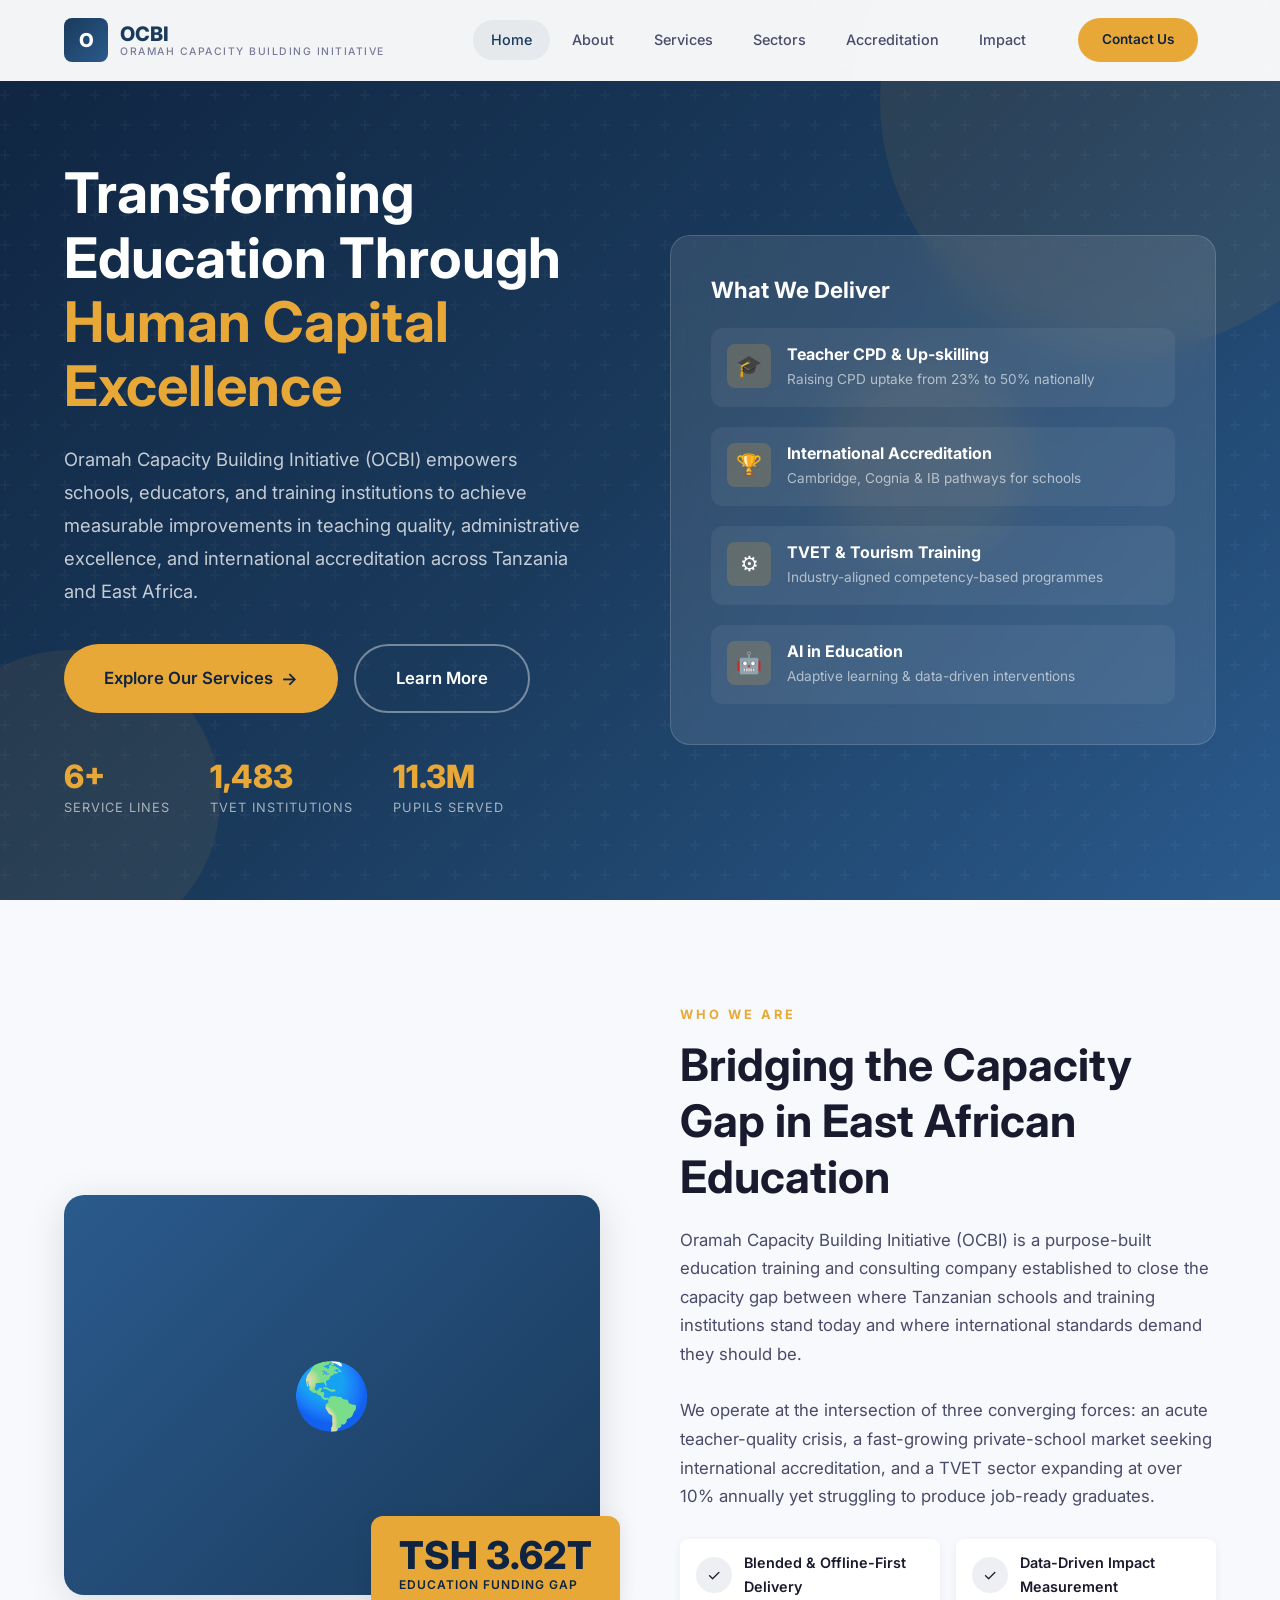
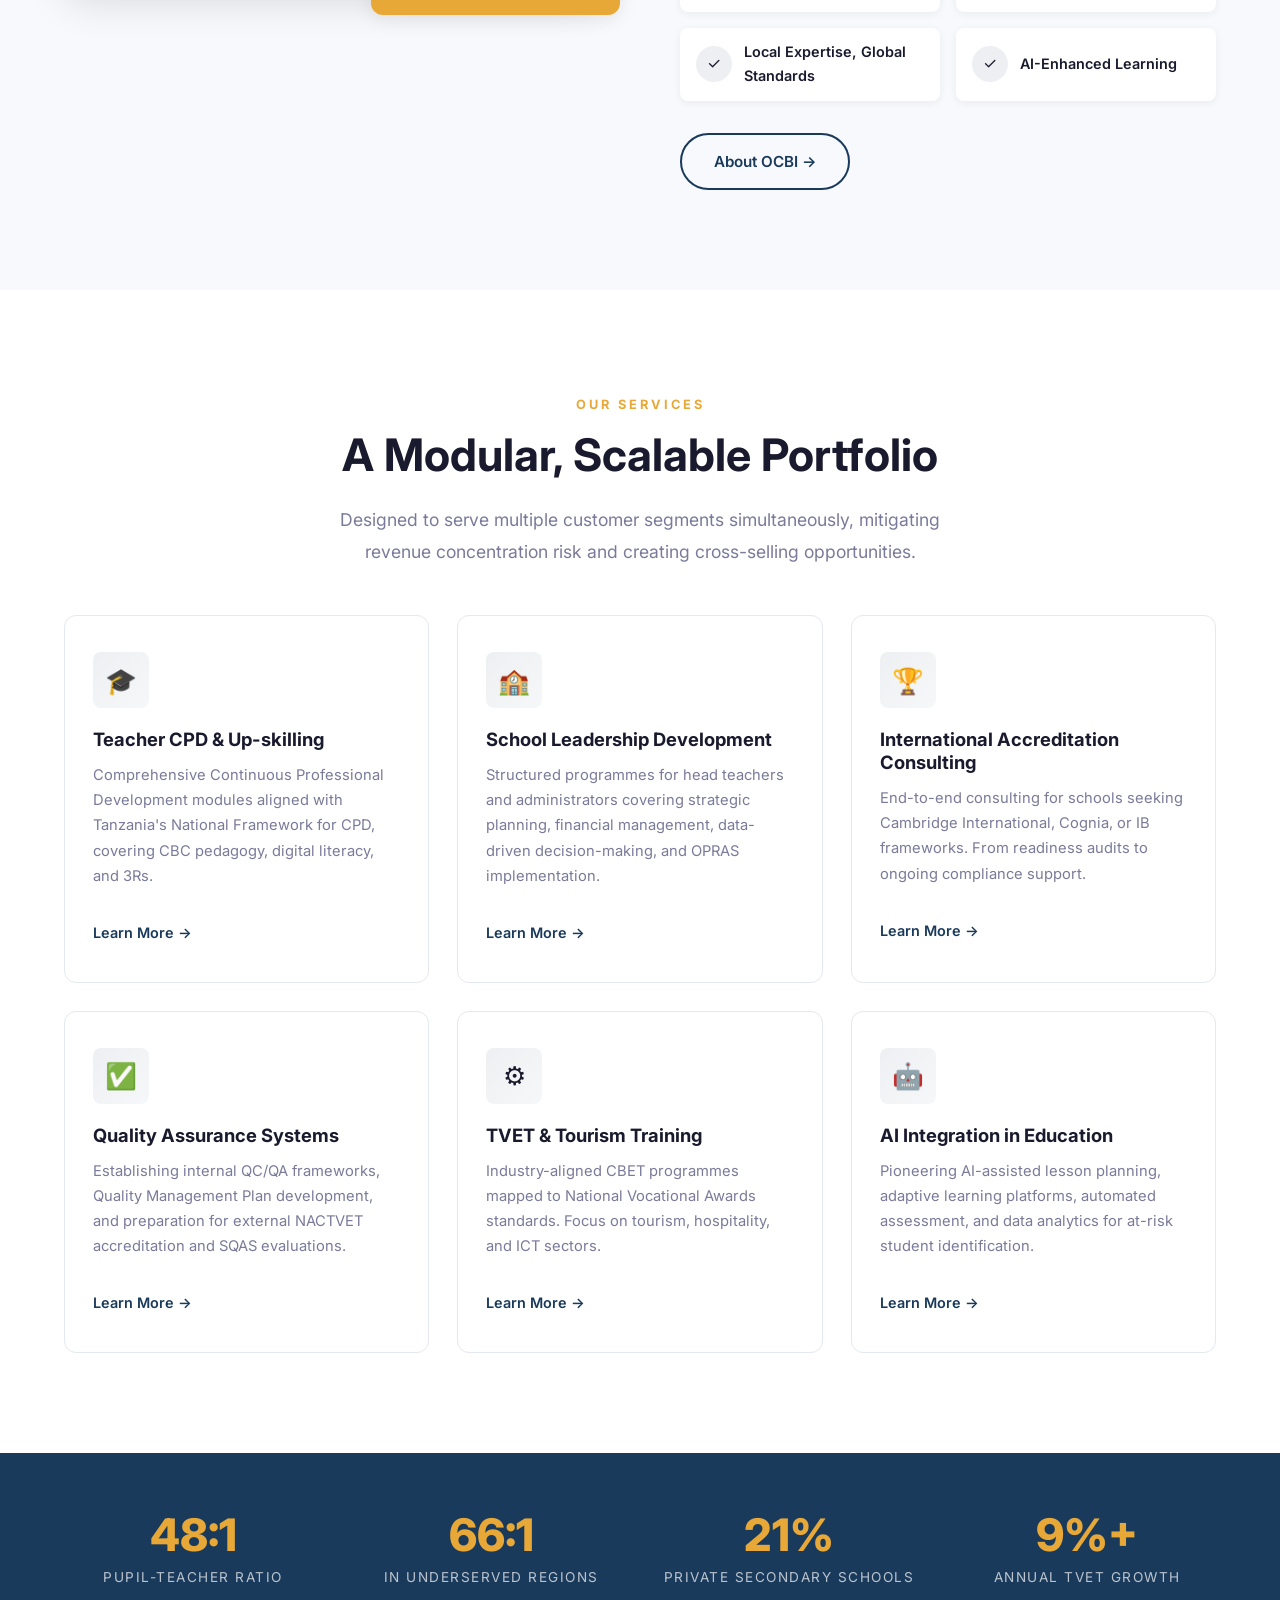
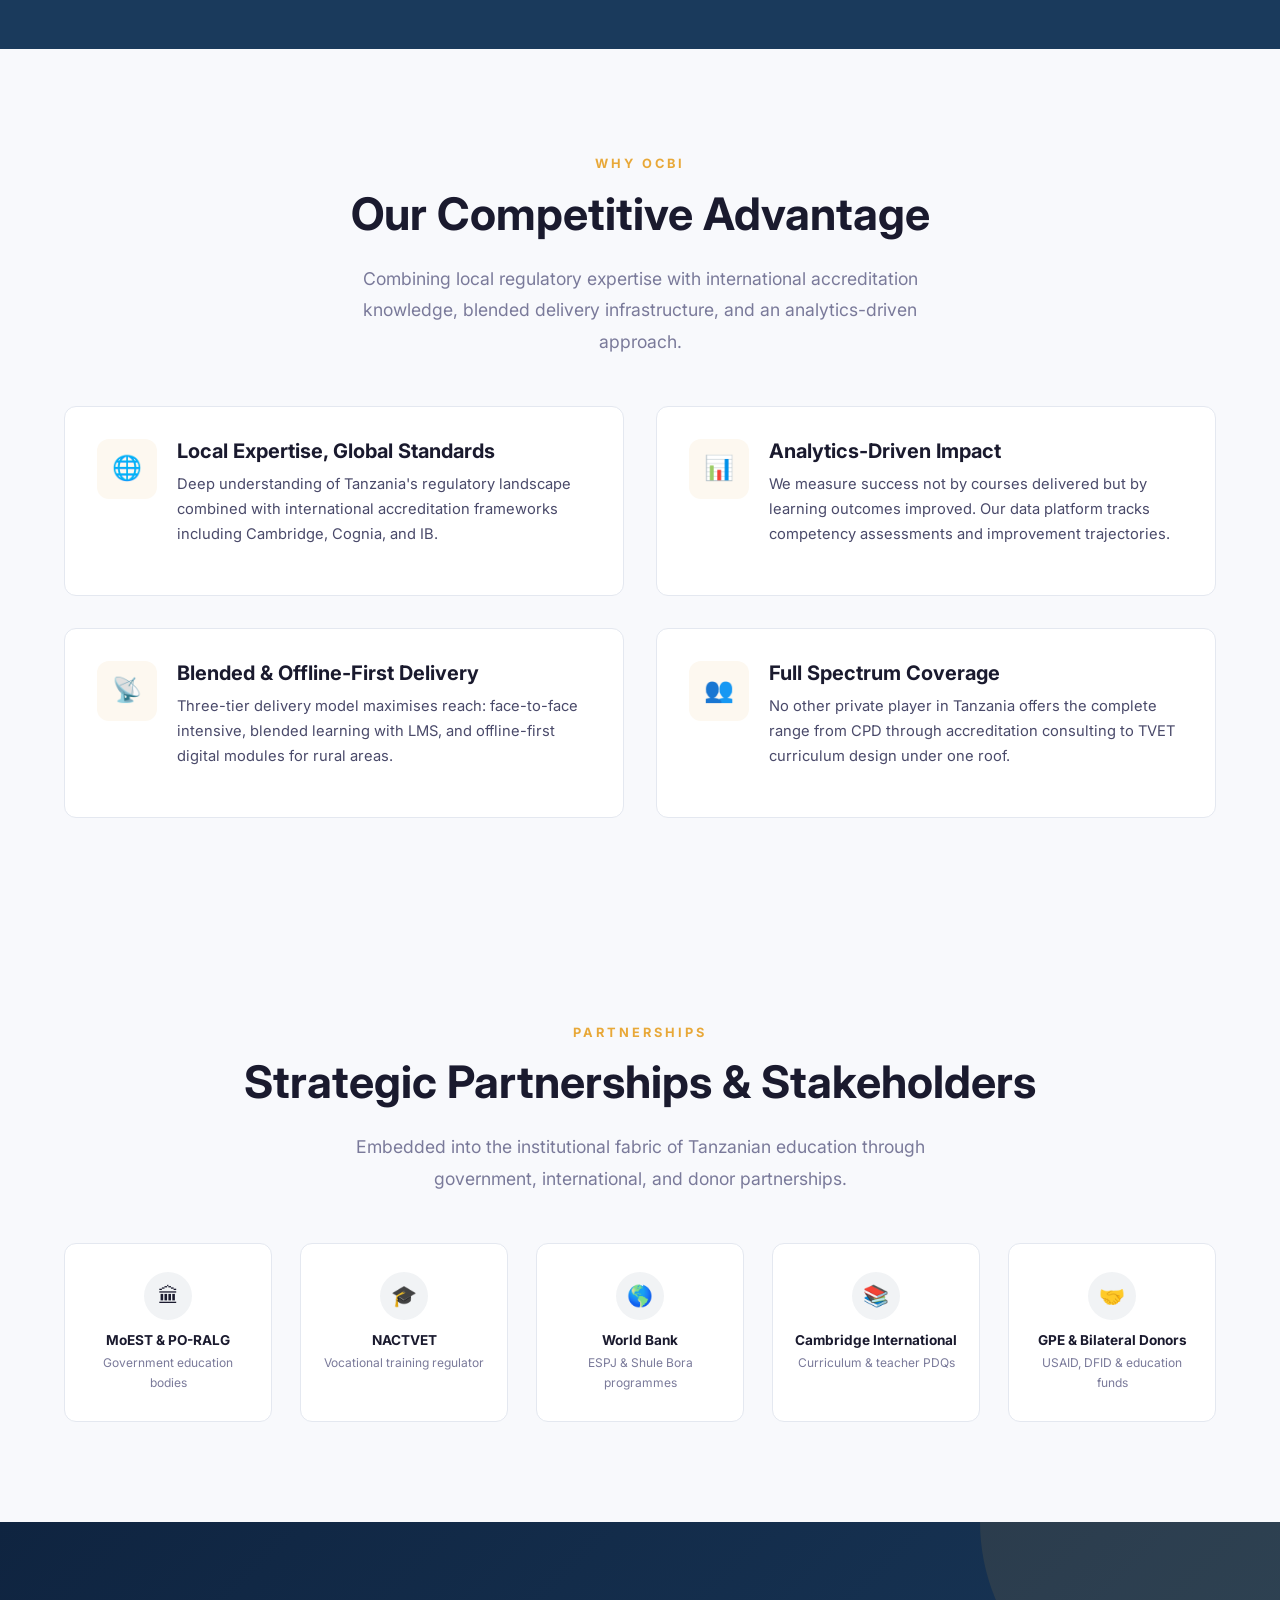
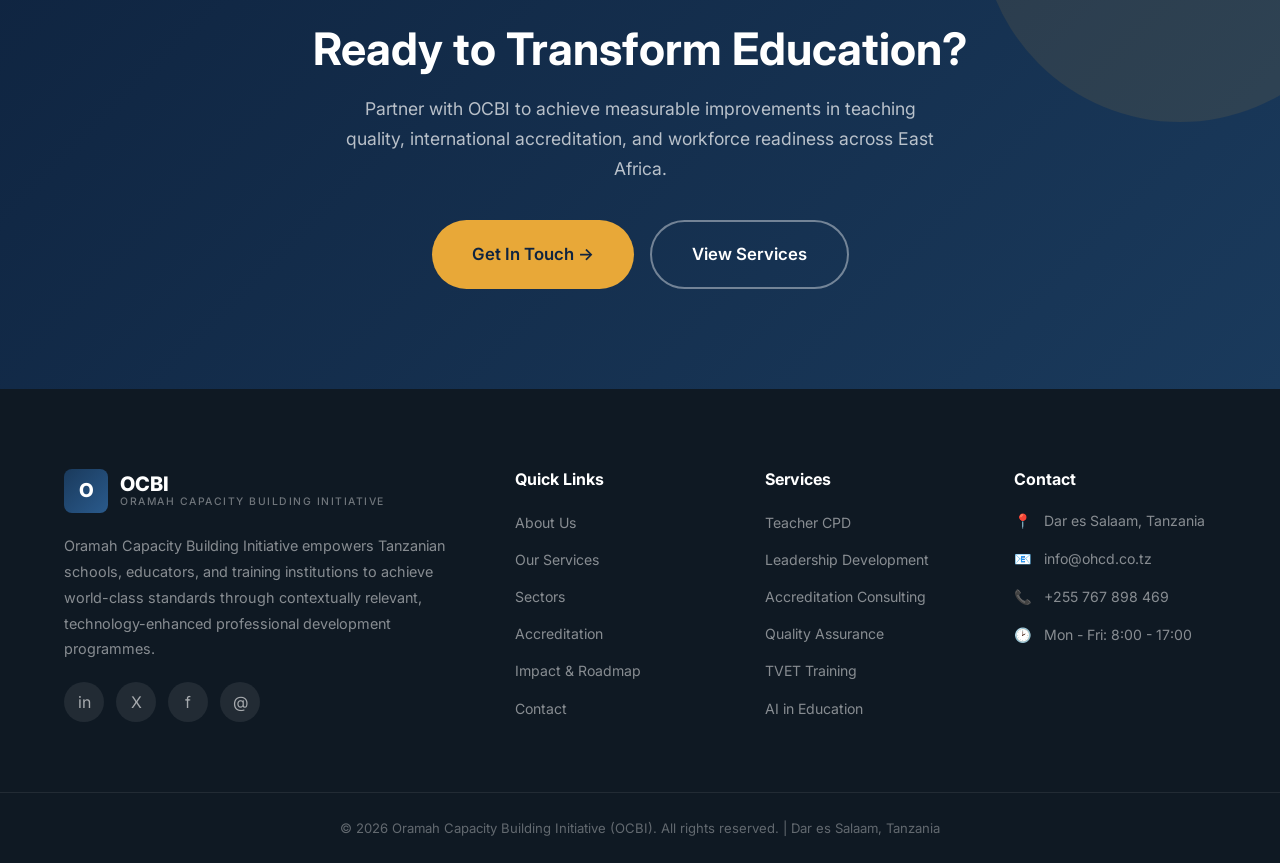
<file: docs/index.html>
<!DOCTYPE html>
<html lang="en">
<head>
  <meta charset="UTF-8">
  <meta name="viewport" content="width=device-width, initial-scale=1.0">
  <title>OCBI | Oramah Capacity Building Initiative</title>
  <meta name="description" content="Transforming education through professional development, international accreditation, and vocational training excellence in Tanzania and East Africa.">
  <link rel="preconnect" href="https://fonts.googleapis.com">
  <link href="https://fonts.googleapis.com/css2?family=Inter:wght@400;500;600;700;800&display=swap" rel="stylesheet">
  <link rel="stylesheet" href="css/styles.css">
</head>
<body>

  <!-- ========== HEADER ========== -->
  <header class="header" id="header">
    <div class="container">
      <a href="index.html" class="logo">
        <div class="logo-icon">O</div>
        <div class="logo-text">
          OCBI
          <span>Oramah Capacity Building Initiative</span>
        </div>
      </a>

      <nav class="nav-links" id="navLinks">
        <a href="index.html" class="active">Home</a>
        <a href="about.html">About</a>
        <a href="services.html">Services</a>
        <a href="sectors.html">Sectors</a>
        <a href="accreditation.html">Accreditation</a>
        <a href="impact.html">Impact</a>
        <a href="contact.html" class="nav-cta">
          <span class="btn btn-primary btn-sm">Contact Us</span>
        </a>
      </nav>

      <button class="mobile-toggle" id="mobileToggle" aria-label="Toggle menu">
        <span></span>
        <span></span>
        <span></span>
      </button>
    </div>
  </header>

  <!-- ========== HERO ========== -->
  <section class="hero">
    <div class="hero-bg-shapes">
      <div class="shape shape-1"></div>
      <div class="shape shape-2"></div>
      <div class="shape shape-3"></div>
    </div>
    <div class="container">
      <div class="hero-grid">
        <div class="hero-content">
          <h1>
            Transforming Education Through
            <span class="highlight">Human Capital Excellence</span>
          </h1>
          <p>
            Oramah Capacity Building Initiative (OCBI) empowers schools, educators, and training institutions
            to achieve measurable improvements in teaching quality, administrative excellence, and
            international accreditation across Tanzania and East Africa.
          </p>
          <div class="hero-buttons">
            <a href="services.html" class="btn btn-primary btn-lg">
              Explore Our Services
              <span class="btn-icon">&rarr;</span>
            </a>
            <a href="about.html" class="btn btn-secondary btn-lg">
              Learn More
            </a>
          </div>
          <div class="hero-stats">
            <div class="hero-stat">
              <div class="number">6+</div>
              <div class="label">Service Lines</div>
            </div>
            <div class="hero-stat">
              <div class="number">1,483</div>
              <div class="label">TVET Institutions</div>
            </div>
            <div class="hero-stat">
              <div class="number">11.3M</div>
              <div class="label">Pupils Served</div>
            </div>
          </div>
        </div>

        <div class="hero-visual">
          <div class="hero-card">
            <h3>What We Deliver</h3>
            <div class="hero-card-item">
              <div class="hero-card-icon">&#127891;</div>
              <div>
                <h4>Teacher CPD & Up-skilling</h4>
                <p>Raising CPD uptake from 23% to 50% nationally</p>
              </div>
            </div>
            <div class="hero-card-item">
              <div class="hero-card-icon">&#127942;</div>
              <div>
                <h4>International Accreditation</h4>
                <p>Cambridge, Cognia & IB pathways for schools</p>
              </div>
            </div>
            <div class="hero-card-item">
              <div class="hero-card-icon">&#9881;</div>
              <div>
                <h4>TVET & Tourism Training</h4>
                <p>Industry-aligned competency-based programmes</p>
              </div>
            </div>
            <div class="hero-card-item">
              <div class="hero-card-icon">&#129302;</div>
              <div>
                <h4>AI in Education</h4>
                <p>Adaptive learning & data-driven interventions</p>
              </div>
            </div>
          </div>
        </div>
      </div>
    </div>
  </section>

  <!-- ========== ABOUT PREVIEW ========== -->
  <section class="section about-preview">
    <div class="container">
      <div class="about-grid">
        <div class="about-image fade-up">
          <div class="about-image-main">&#127758;</div>
          <div class="about-image-badge">
            <div class="big-num">TSH 3.62T</div>
            <div class="badge-text">Education Funding Gap</div>
          </div>
        </div>
        <div class="about-text fade-up">
          <span class="section-label">Who We Are</span>
          <h2 class="section-title">Bridging the Capacity Gap in East African Education</h2>
          <p>
            Oramah Capacity Building Initiative (OCBI) is a purpose-built education training and consulting
            company established to close the capacity gap between where Tanzanian schools and training
            institutions stand today and where international standards demand they should be.
          </p>
          <p>
            We operate at the intersection of three converging forces: an acute teacher-quality crisis,
            a fast-growing private-school market seeking international accreditation, and a TVET sector
            expanding at over 10% annually yet struggling to produce job-ready graduates.
          </p>
          <div class="about-features">
            <div class="about-feature">
              <div class="about-feature-icon">&#10003;</div>
              <span>Blended & Offline-First Delivery</span>
            </div>
            <div class="about-feature">
              <div class="about-feature-icon">&#10003;</div>
              <span>Data-Driven Impact Measurement</span>
            </div>
            <div class="about-feature">
              <div class="about-feature-icon">&#10003;</div>
              <span>Local Expertise, Global Standards</span>
            </div>
            <div class="about-feature">
              <div class="about-feature-icon">&#10003;</div>
              <span>AI-Enhanced Learning</span>
            </div>
          </div>
          <a href="about.html" class="btn btn-outline">About OCBI &rarr;</a>
        </div>
      </div>
    </div>
  </section>

  <!-- ========== SERVICES OVERVIEW ========== -->
  <section class="section">
    <div class="container">
      <div class="text-center fade-up">
        <span class="section-label">Our Services</span>
        <h2 class="section-title">A Modular, Scalable Portfolio</h2>
        <p class="section-subtitle">
          Designed to serve multiple customer segments simultaneously, mitigating revenue concentration
          risk and creating cross-selling opportunities.
        </p>
      </div>
      <div class="services-grid">
        <div class="service-card fade-up">
          <div class="service-icon">&#127891;</div>
          <h3>Teacher CPD & Up-skilling</h3>
          <p>Comprehensive Continuous Professional Development modules aligned with Tanzania's National Framework for CPD, covering CBC pedagogy, digital literacy, and 3Rs.</p>
          <a href="services.html" class="learn-more">Learn More &rarr;</a>
        </div>
        <div class="service-card fade-up">
          <div class="service-icon">&#127979;</div>
          <h3>School Leadership Development</h3>
          <p>Structured programmes for head teachers and administrators covering strategic planning, financial management, data-driven decision-making, and OPRAS implementation.</p>
          <a href="services.html" class="learn-more">Learn More &rarr;</a>
        </div>
        <div class="service-card fade-up">
          <div class="service-icon">&#127942;</div>
          <h3>International Accreditation Consulting</h3>
          <p>End-to-end consulting for schools seeking Cambridge International, Cognia, or IB frameworks. From readiness audits to ongoing compliance support.</p>
          <a href="services.html" class="learn-more">Learn More &rarr;</a>
        </div>
        <div class="service-card fade-up">
          <div class="service-icon">&#9989;</div>
          <h3>Quality Assurance Systems</h3>
          <p>Establishing internal QC/QA frameworks, Quality Management Plan development, and preparation for external NACTVET accreditation and SQAS evaluations.</p>
          <a href="services.html" class="learn-more">Learn More &rarr;</a>
        </div>
        <div class="service-card fade-up">
          <div class="service-icon">&#9881;</div>
          <h3>TVET & Tourism Training</h3>
          <p>Industry-aligned CBET programmes mapped to National Vocational Awards standards. Focus on tourism, hospitality, and ICT sectors.</p>
          <a href="services.html" class="learn-more">Learn More &rarr;</a>
        </div>
        <div class="service-card fade-up">
          <div class="service-icon">&#129302;</div>
          <h3>AI Integration in Education</h3>
          <p>Pioneering AI-assisted lesson planning, adaptive learning platforms, automated assessment, and data analytics for at-risk student identification.</p>
          <a href="services.html" class="learn-more">Learn More &rarr;</a>
        </div>
      </div>
    </div>
  </section>

  <!-- ========== STATS BAR ========== -->
  <section class="stats-bar">
    <div class="container">
      <div class="stats-grid">
        <div class="stat-item fade-up">
          <div class="stat-number" data-count="55">55:1</div>
          <div class="stat-label">Pupil-Teacher Ratio</div>
        </div>
        <div class="stat-item fade-up">
          <div class="stat-number">76:1</div>
          <div class="stat-label">In Underserved Regions</div>
        </div>
        <div class="stat-item fade-up">
          <div class="stat-number">24%</div>
          <div class="stat-label">Private Secondary Schools</div>
        </div>
        <div class="stat-item fade-up">
          <div class="stat-number">10%+</div>
          <div class="stat-label">Annual TVET Growth</div>
        </div>
      </div>
    </div>
  </section>

  <!-- ========== WHY CHOOSE US ========== -->
  <section class="section" style="background: var(--bg-light);">
    <div class="container">
      <div class="text-center fade-up">
        <span class="section-label">Why OCBI</span>
        <h2 class="section-title">Our Competitive Advantage</h2>
        <p class="section-subtitle">
          Combining local regulatory expertise with international accreditation knowledge,
          blended delivery infrastructure, and an analytics-driven approach.
        </p>
      </div>
      <div class="why-grid">
        <div class="why-card fade-up">
          <div class="why-icon">&#127760;</div>
          <div>
            <h4>Local Expertise, Global Standards</h4>
            <p>Deep understanding of Tanzania's regulatory landscape combined with international accreditation frameworks including Cambridge, Cognia, and IB.</p>
          </div>
        </div>
        <div class="why-card fade-up">
          <div class="why-icon">&#128202;</div>
          <div>
            <h4>Analytics-Driven Impact</h4>
            <p>We measure success not by courses delivered but by learning outcomes improved. Our data platform tracks competency assessments and improvement trajectories.</p>
          </div>
        </div>
        <div class="why-card fade-up">
          <div class="why-icon">&#128225;</div>
          <div>
            <h4>Blended & Offline-First Delivery</h4>
            <p>Three-tier delivery model maximises reach: face-to-face intensive, blended learning with LMS, and offline-first digital modules for rural areas.</p>
          </div>
        </div>
        <div class="why-card fade-up">
          <div class="why-icon">&#128101;</div>
          <div>
            <h4>Full Spectrum Coverage</h4>
            <p>No other private player in Tanzania offers the complete range from CPD through accreditation consulting to TVET curriculum design under one roof.</p>
          </div>
        </div>
      </div>
    </div>
  </section>

  <!-- ========== PARTNERS ========== -->
  <section class="section partners">
    <div class="container">
      <div class="text-center fade-up">
        <span class="section-label">Partnerships</span>
        <h2 class="section-title">Strategic Partnerships & Stakeholders</h2>
        <p class="section-subtitle">
          Embedded into the institutional fabric of Tanzanian education through
          government, international, and donor partnerships.
        </p>
      </div>
      <div class="partners-grid">
        <div class="partner-card fade-up">
          <div class="partner-icon">&#127963;</div>
          <h5>MoEST & PO-RALG</h5>
          <p>Government education bodies</p>
        </div>
        <div class="partner-card fade-up">
          <div class="partner-icon">&#127891;</div>
          <h5>NACTVET</h5>
          <p>Vocational training regulator</p>
        </div>
        <div class="partner-card fade-up">
          <div class="partner-icon">&#127758;</div>
          <h5>World Bank</h5>
          <p>ESPJ & Shule Bora programmes</p>
        </div>
        <div class="partner-card fade-up">
          <div class="partner-icon">&#128218;</div>
          <h5>Cambridge International</h5>
          <p>Curriculum & teacher PDQs</p>
        </div>
        <div class="partner-card fade-up">
          <div class="partner-icon">&#129309;</div>
          <h5>GPE & Bilateral Donors</h5>
          <p>USAID, DFID & education funds</p>
        </div>
      </div>
    </div>
  </section>

  <!-- ========== CTA ========== -->
  <section class="section cta-section">
    <div class="container" style="position: relative; z-index: 2;">
      <div class="fade-up">
        <h2>Ready to Transform Education?</h2>
        <p>
          Partner with OCBI to achieve measurable improvements in teaching quality,
          international accreditation, and workforce readiness across East Africa.
        </p>
        <div class="cta-buttons">
          <a href="contact.html" class="btn btn-primary btn-lg">Get In Touch &rarr;</a>
          <a href="services.html" class="btn btn-secondary btn-lg">View Services</a>
        </div>
      </div>
    </div>
  </section>

  <!-- ========== FOOTER ========== -->
  <footer class="footer">
    <div class="container">
      <div class="footer-grid">
        <div class="footer-about">
          <a href="index.html" class="logo" style="margin-bottom: 20px;">
            <div class="logo-icon">O</div>
            <div class="logo-text" style="color: white;">
              OCBI
              <span style="color: rgba(255,255,255,0.4);">Oramah Capacity Building Initiative</span>
            </div>
          </a>
          <p>
            Oramah Capacity Building Initiative empowers Tanzanian schools, educators, and
            training institutions to achieve world-class standards through contextually
            relevant, technology-enhanced professional development programmes.
          </p>
          <div class="footer-social">
            <a href="#" aria-label="LinkedIn">in</a>
            <a href="#" aria-label="Twitter">X</a>
            <a href="#" aria-label="Facebook">f</a>
            <a href="#" aria-label="Email">@</a>
          </div>
        </div>

        <div>
          <h4>Quick Links</h4>
          <ul>
            <li><a href="about.html">About Us</a></li>
            <li><a href="services.html">Our Services</a></li>
            <li><a href="sectors.html">Sectors</a></li>
            <li><a href="accreditation.html">Accreditation</a></li>
            <li><a href="impact.html">Impact & Roadmap</a></li>
            <li><a href="contact.html">Contact</a></li>
          </ul>
        </div>

        <div>
          <h4>Services</h4>
          <ul>
            <li><a href="services.html">Teacher CPD</a></li>
            <li><a href="services.html">Leadership Development</a></li>
            <li><a href="services.html">Accreditation Consulting</a></li>
            <li><a href="services.html">Quality Assurance</a></li>
            <li><a href="services.html">TVET Training</a></li>
            <li><a href="services.html">AI in Education</a></li>
          </ul>
        </div>

        <div>
          <h4>Contact</h4>
          <div class="footer-contact-item">
            <span class="icon">&#128205;</span>
            <span>Dar es Salaam, Tanzania</span>
          </div>
          <div class="footer-contact-item">
            <span class="icon">&#128231;</span>
            <span>info@ohcd.co.tz</span>
          </div>
          <div class="footer-contact-item">
            <span class="icon">&#128222;</span>
            <span>+255 767 898 469</span>
          </div>
          <div class="footer-contact-item">
            <span class="icon">&#128337;</span>
            <span>Mon - Fri: 8:00 - 17:00</span>
          </div>
        </div>
      </div>
    </div>
    <div class="footer-bottom">
      <div class="container">
        &copy; 2026 Oramah Capacity Building Initiative (OCBI). All rights reserved. | Dar es Salaam, Tanzania
      </div>
    </div>
  </footer>

  <script src="js/main.js"></script>
</body>
</html>
</file>
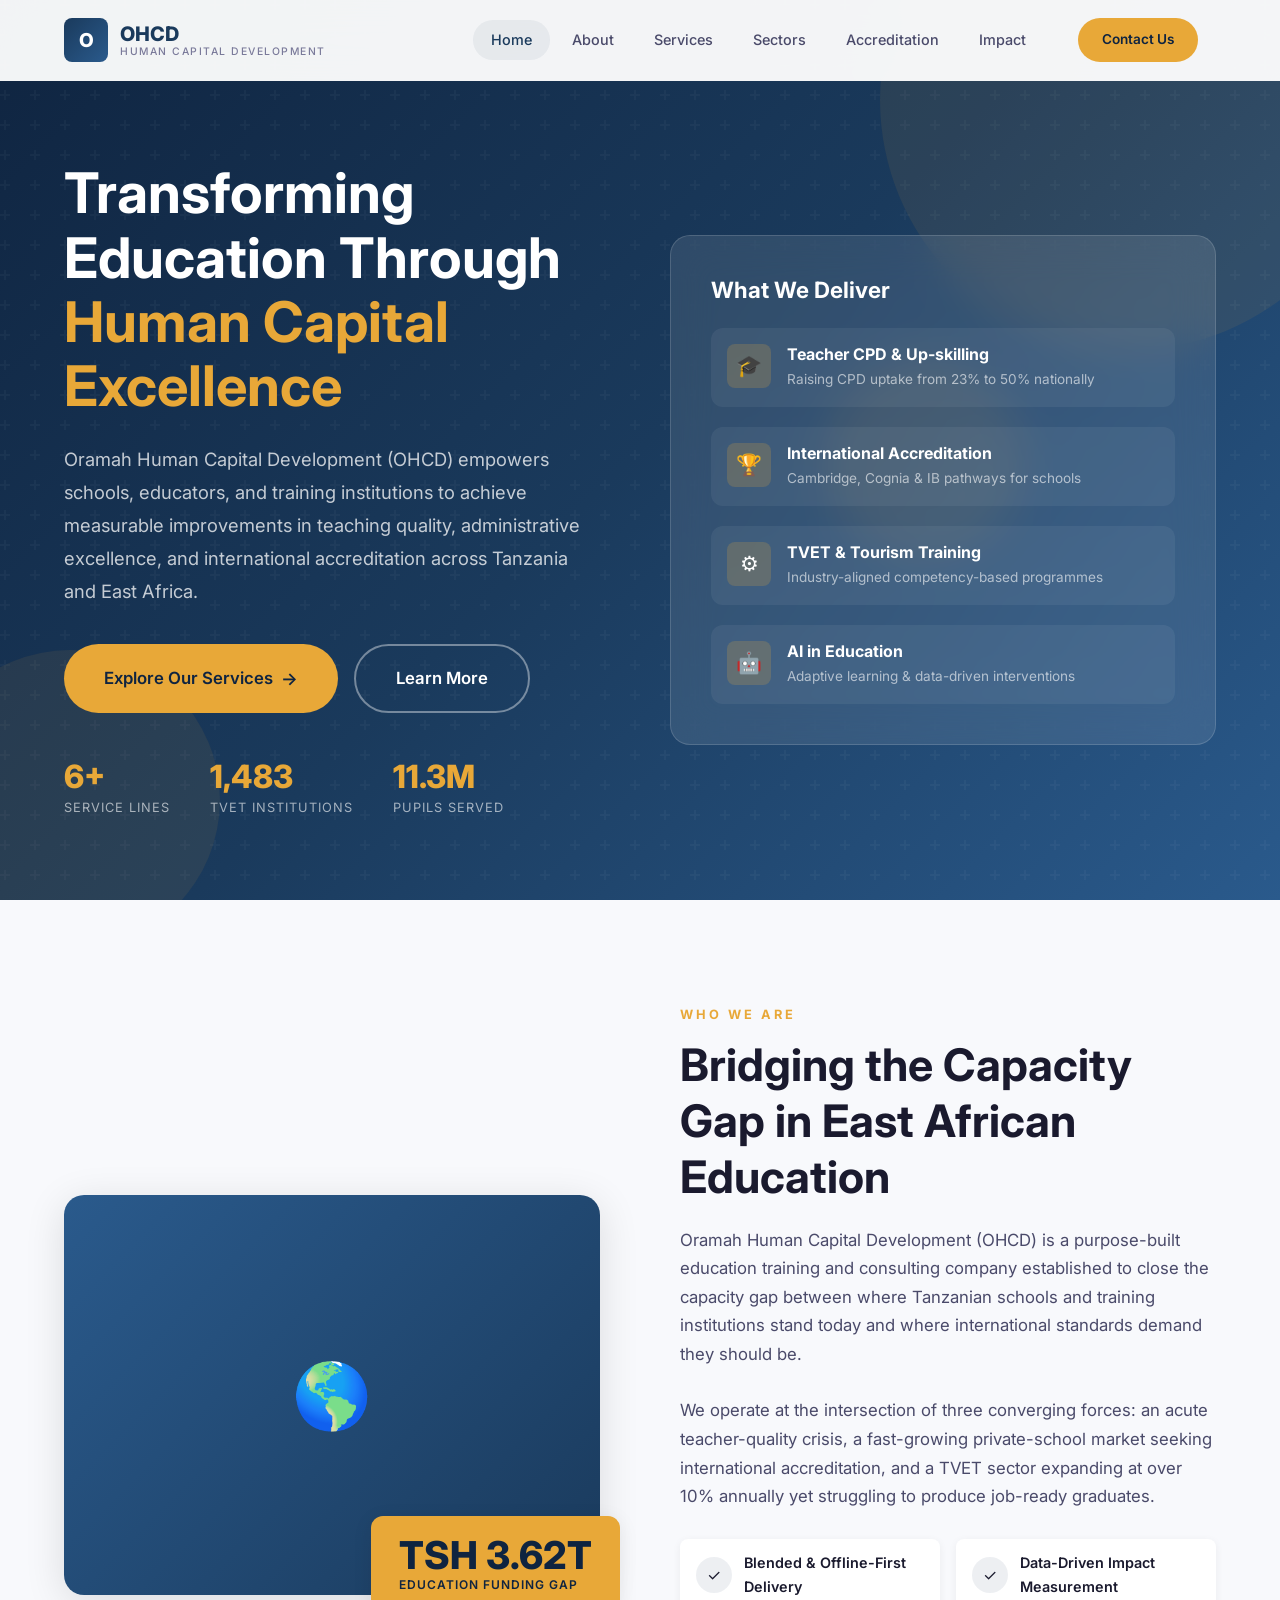
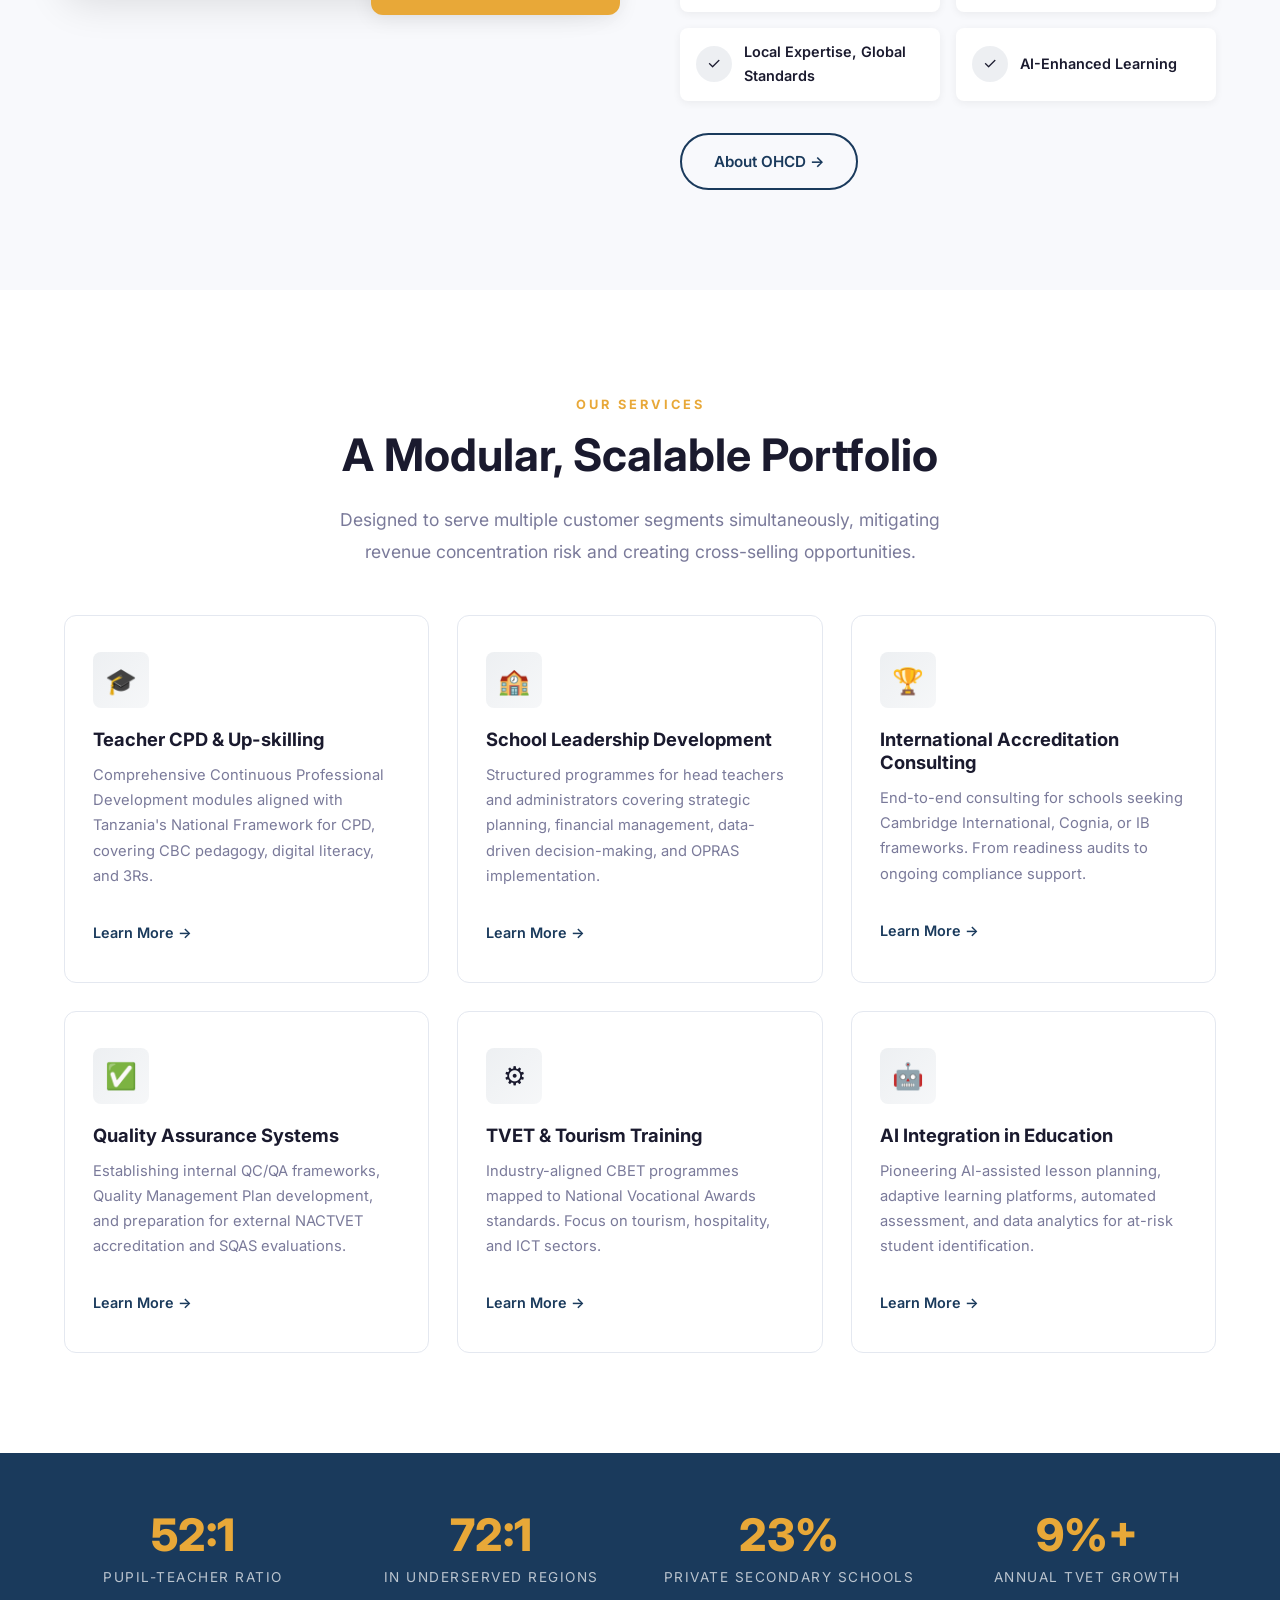
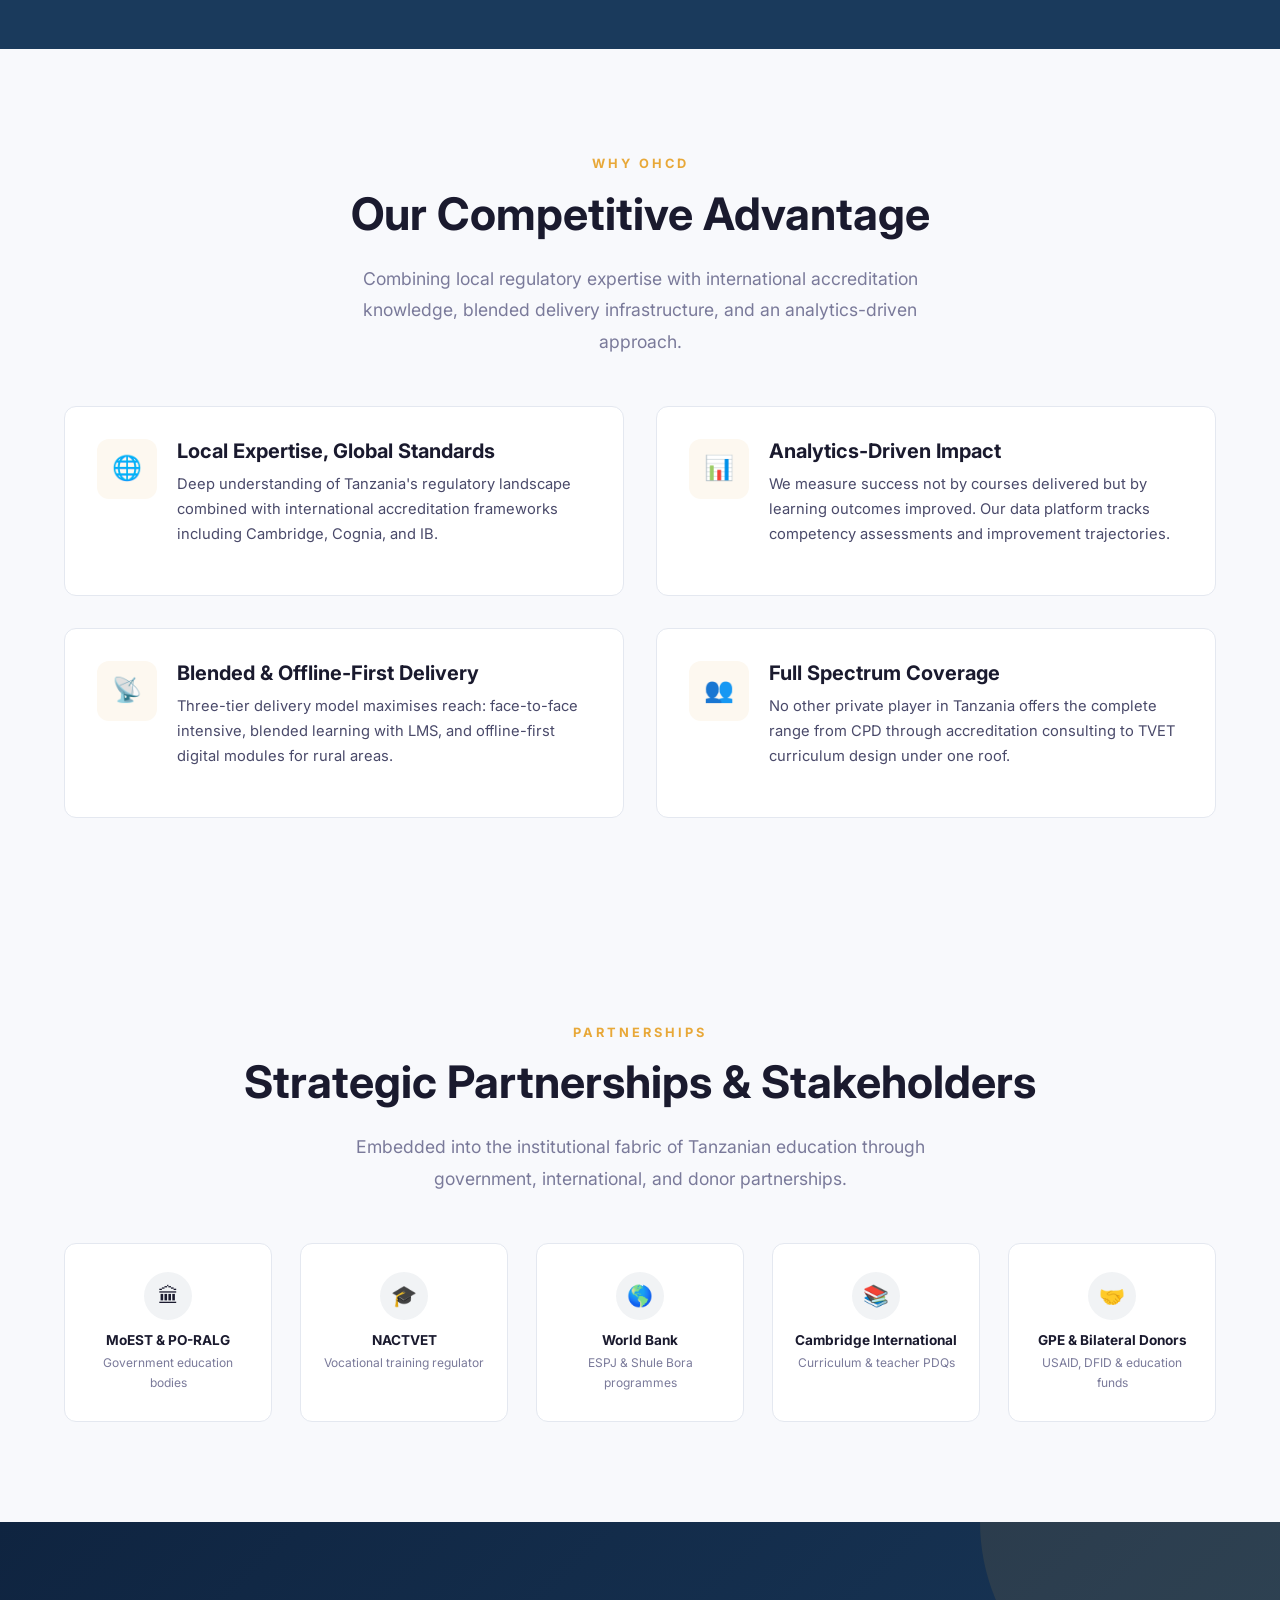
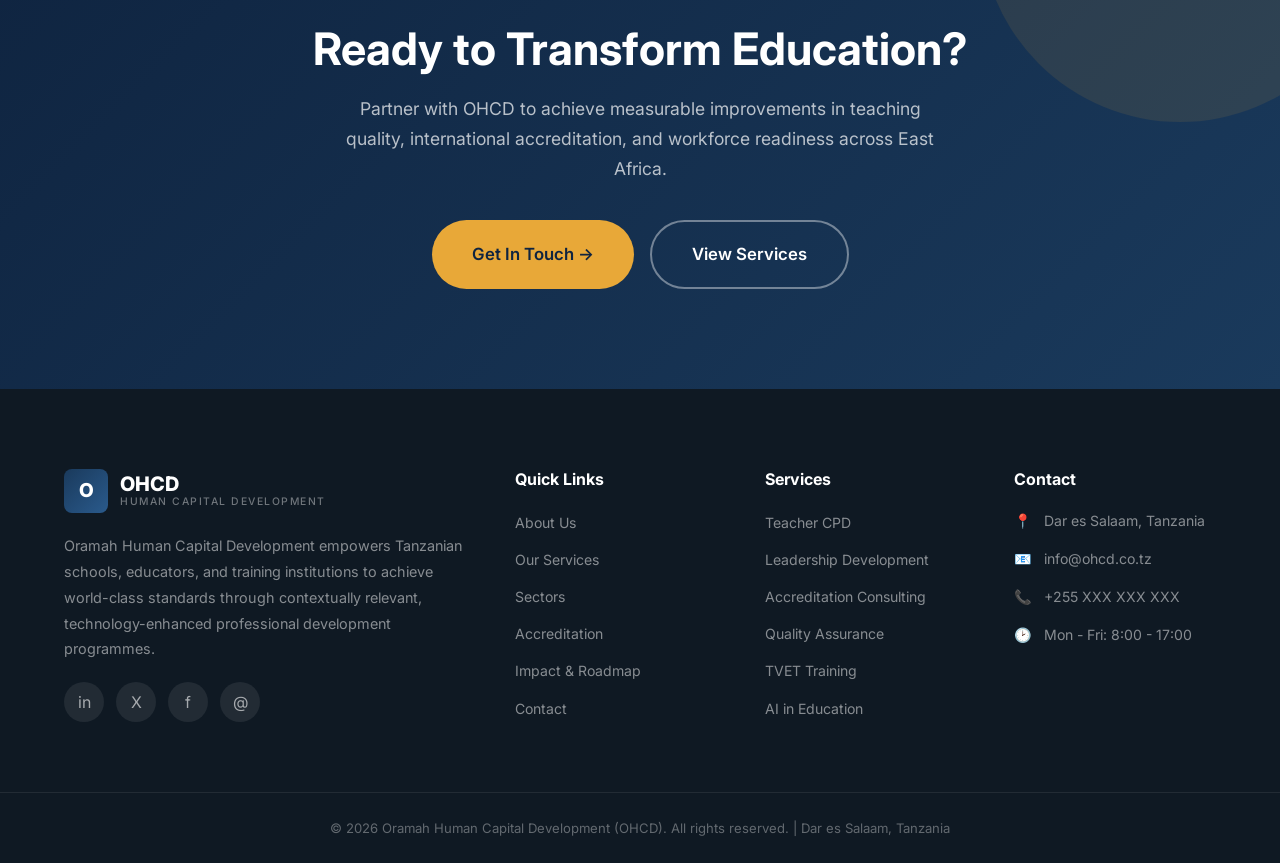
<file: website/index.html>
<!DOCTYPE html>
<html lang="en">
<head>
  <meta charset="UTF-8">
  <meta name="viewport" content="width=device-width, initial-scale=1.0">
  <title>OHCD | Oramah Human Capital Development</title>
  <meta name="description" content="Transforming education through professional development, international accreditation, and vocational training excellence in Tanzania and East Africa.">
  <link rel="preconnect" href="https://fonts.googleapis.com">
  <link href="https://fonts.googleapis.com/css2?family=Inter:wght@400;500;600;700;800&display=swap" rel="stylesheet">
  <link rel="stylesheet" href="css/styles.css">
</head>
<body>

  <!-- ========== HEADER ========== -->
  <header class="header" id="header">
    <div class="container">
      <a href="index.html" class="logo">
        <div class="logo-icon">O</div>
        <div class="logo-text">
          OHCD
          <span>Human Capital Development</span>
        </div>
      </a>

      <nav class="nav-links" id="navLinks">
        <a href="index.html" class="active">Home</a>
        <a href="about.html">About</a>
        <a href="services.html">Services</a>
        <a href="sectors.html">Sectors</a>
        <a href="accreditation.html">Accreditation</a>
        <a href="impact.html">Impact</a>
        <a href="contact.html" class="nav-cta">
          <span class="btn btn-primary btn-sm">Contact Us</span>
        </a>
      </nav>

      <button class="mobile-toggle" id="mobileToggle" aria-label="Toggle menu">
        <span></span>
        <span></span>
        <span></span>
      </button>
    </div>
  </header>

  <!-- ========== HERO ========== -->
  <section class="hero">
    <div class="hero-bg-shapes">
      <div class="shape shape-1"></div>
      <div class="shape shape-2"></div>
      <div class="shape shape-3"></div>
    </div>
    <div class="container">
      <div class="hero-grid">
        <div class="hero-content">
          <h1>
            Transforming Education Through
            <span class="highlight">Human Capital Excellence</span>
          </h1>
          <p>
            Oramah Human Capital Development (OHCD) empowers schools, educators, and training institutions
            to achieve measurable improvements in teaching quality, administrative excellence, and
            international accreditation across Tanzania and East Africa.
          </p>
          <div class="hero-buttons">
            <a href="services.html" class="btn btn-primary btn-lg">
              Explore Our Services
              <span class="btn-icon">&rarr;</span>
            </a>
            <a href="about.html" class="btn btn-secondary btn-lg">
              Learn More
            </a>
          </div>
          <div class="hero-stats">
            <div class="hero-stat">
              <div class="number">6+</div>
              <div class="label">Service Lines</div>
            </div>
            <div class="hero-stat">
              <div class="number">1,483</div>
              <div class="label">TVET Institutions</div>
            </div>
            <div class="hero-stat">
              <div class="number">11.3M</div>
              <div class="label">Pupils Served</div>
            </div>
          </div>
        </div>

        <div class="hero-visual">
          <div class="hero-card">
            <h3>What We Deliver</h3>
            <div class="hero-card-item">
              <div class="hero-card-icon">&#127891;</div>
              <div>
                <h4>Teacher CPD & Up-skilling</h4>
                <p>Raising CPD uptake from 23% to 50% nationally</p>
              </div>
            </div>
            <div class="hero-card-item">
              <div class="hero-card-icon">&#127942;</div>
              <div>
                <h4>International Accreditation</h4>
                <p>Cambridge, Cognia & IB pathways for schools</p>
              </div>
            </div>
            <div class="hero-card-item">
              <div class="hero-card-icon">&#9881;</div>
              <div>
                <h4>TVET & Tourism Training</h4>
                <p>Industry-aligned competency-based programmes</p>
              </div>
            </div>
            <div class="hero-card-item">
              <div class="hero-card-icon">&#129302;</div>
              <div>
                <h4>AI in Education</h4>
                <p>Adaptive learning & data-driven interventions</p>
              </div>
            </div>
          </div>
        </div>
      </div>
    </div>
  </section>

  <!-- ========== ABOUT PREVIEW ========== -->
  <section class="section about-preview">
    <div class="container">
      <div class="about-grid">
        <div class="about-image fade-up">
          <div class="about-image-main">&#127758;</div>
          <div class="about-image-badge">
            <div class="big-num">TSH 3.62T</div>
            <div class="badge-text">Education Funding Gap</div>
          </div>
        </div>
        <div class="about-text fade-up">
          <span class="section-label">Who We Are</span>
          <h2 class="section-title">Bridging the Capacity Gap in East African Education</h2>
          <p>
            Oramah Human Capital Development (OHCD) is a purpose-built education training and consulting
            company established to close the capacity gap between where Tanzanian schools and training
            institutions stand today and where international standards demand they should be.
          </p>
          <p>
            We operate at the intersection of three converging forces: an acute teacher-quality crisis,
            a fast-growing private-school market seeking international accreditation, and a TVET sector
            expanding at over 10% annually yet struggling to produce job-ready graduates.
          </p>
          <div class="about-features">
            <div class="about-feature">
              <div class="about-feature-icon">&#10003;</div>
              <span>Blended & Offline-First Delivery</span>
            </div>
            <div class="about-feature">
              <div class="about-feature-icon">&#10003;</div>
              <span>Data-Driven Impact Measurement</span>
            </div>
            <div class="about-feature">
              <div class="about-feature-icon">&#10003;</div>
              <span>Local Expertise, Global Standards</span>
            </div>
            <div class="about-feature">
              <div class="about-feature-icon">&#10003;</div>
              <span>AI-Enhanced Learning</span>
            </div>
          </div>
          <a href="about.html" class="btn btn-outline">About OHCD &rarr;</a>
        </div>
      </div>
    </div>
  </section>

  <!-- ========== SERVICES OVERVIEW ========== -->
  <section class="section">
    <div class="container">
      <div class="text-center fade-up">
        <span class="section-label">Our Services</span>
        <h2 class="section-title">A Modular, Scalable Portfolio</h2>
        <p class="section-subtitle">
          Designed to serve multiple customer segments simultaneously, mitigating revenue concentration
          risk and creating cross-selling opportunities.
        </p>
      </div>
      <div class="services-grid">
        <div class="service-card fade-up">
          <div class="service-icon">&#127891;</div>
          <h3>Teacher CPD & Up-skilling</h3>
          <p>Comprehensive Continuous Professional Development modules aligned with Tanzania's National Framework for CPD, covering CBC pedagogy, digital literacy, and 3Rs.</p>
          <a href="services.html" class="learn-more">Learn More &rarr;</a>
        </div>
        <div class="service-card fade-up">
          <div class="service-icon">&#127979;</div>
          <h3>School Leadership Development</h3>
          <p>Structured programmes for head teachers and administrators covering strategic planning, financial management, data-driven decision-making, and OPRAS implementation.</p>
          <a href="services.html" class="learn-more">Learn More &rarr;</a>
        </div>
        <div class="service-card fade-up">
          <div class="service-icon">&#127942;</div>
          <h3>International Accreditation Consulting</h3>
          <p>End-to-end consulting for schools seeking Cambridge International, Cognia, or IB frameworks. From readiness audits to ongoing compliance support.</p>
          <a href="services.html" class="learn-more">Learn More &rarr;</a>
        </div>
        <div class="service-card fade-up">
          <div class="service-icon">&#9989;</div>
          <h3>Quality Assurance Systems</h3>
          <p>Establishing internal QC/QA frameworks, Quality Management Plan development, and preparation for external NACTVET accreditation and SQAS evaluations.</p>
          <a href="services.html" class="learn-more">Learn More &rarr;</a>
        </div>
        <div class="service-card fade-up">
          <div class="service-icon">&#9881;</div>
          <h3>TVET & Tourism Training</h3>
          <p>Industry-aligned CBET programmes mapped to National Vocational Awards standards. Focus on tourism, hospitality, and ICT sectors.</p>
          <a href="services.html" class="learn-more">Learn More &rarr;</a>
        </div>
        <div class="service-card fade-up">
          <div class="service-icon">&#129302;</div>
          <h3>AI Integration in Education</h3>
          <p>Pioneering AI-assisted lesson planning, adaptive learning platforms, automated assessment, and data analytics for at-risk student identification.</p>
          <a href="services.html" class="learn-more">Learn More &rarr;</a>
        </div>
      </div>
    </div>
  </section>

  <!-- ========== STATS BAR ========== -->
  <section class="stats-bar">
    <div class="container">
      <div class="stats-grid">
        <div class="stat-item fade-up">
          <div class="stat-number" data-count="55">55:1</div>
          <div class="stat-label">Pupil-Teacher Ratio</div>
        </div>
        <div class="stat-item fade-up">
          <div class="stat-number">76:1</div>
          <div class="stat-label">In Underserved Regions</div>
        </div>
        <div class="stat-item fade-up">
          <div class="stat-number">24%</div>
          <div class="stat-label">Private Secondary Schools</div>
        </div>
        <div class="stat-item fade-up">
          <div class="stat-number">10%+</div>
          <div class="stat-label">Annual TVET Growth</div>
        </div>
      </div>
    </div>
  </section>

  <!-- ========== WHY CHOOSE US ========== -->
  <section class="section" style="background: var(--bg-light);">
    <div class="container">
      <div class="text-center fade-up">
        <span class="section-label">Why OHCD</span>
        <h2 class="section-title">Our Competitive Advantage</h2>
        <p class="section-subtitle">
          Combining local regulatory expertise with international accreditation knowledge,
          blended delivery infrastructure, and an analytics-driven approach.
        </p>
      </div>
      <div class="why-grid">
        <div class="why-card fade-up">
          <div class="why-icon">&#127760;</div>
          <div>
            <h4>Local Expertise, Global Standards</h4>
            <p>Deep understanding of Tanzania's regulatory landscape combined with international accreditation frameworks including Cambridge, Cognia, and IB.</p>
          </div>
        </div>
        <div class="why-card fade-up">
          <div class="why-icon">&#128202;</div>
          <div>
            <h4>Analytics-Driven Impact</h4>
            <p>We measure success not by courses delivered but by learning outcomes improved. Our data platform tracks competency assessments and improvement trajectories.</p>
          </div>
        </div>
        <div class="why-card fade-up">
          <div class="why-icon">&#128225;</div>
          <div>
            <h4>Blended & Offline-First Delivery</h4>
            <p>Three-tier delivery model maximises reach: face-to-face intensive, blended learning with LMS, and offline-first digital modules for rural areas.</p>
          </div>
        </div>
        <div class="why-card fade-up">
          <div class="why-icon">&#128101;</div>
          <div>
            <h4>Full Spectrum Coverage</h4>
            <p>No other private player in Tanzania offers the complete range from CPD through accreditation consulting to TVET curriculum design under one roof.</p>
          </div>
        </div>
      </div>
    </div>
  </section>

  <!-- ========== PARTNERS ========== -->
  <section class="section partners">
    <div class="container">
      <div class="text-center fade-up">
        <span class="section-label">Partnerships</span>
        <h2 class="section-title">Strategic Partnerships & Stakeholders</h2>
        <p class="section-subtitle">
          Embedded into the institutional fabric of Tanzanian education through
          government, international, and donor partnerships.
        </p>
      </div>
      <div class="partners-grid">
        <div class="partner-card fade-up">
          <div class="partner-icon">&#127963;</div>
          <h5>MoEST & PO-RALG</h5>
          <p>Government education bodies</p>
        </div>
        <div class="partner-card fade-up">
          <div class="partner-icon">&#127891;</div>
          <h5>NACTVET</h5>
          <p>Vocational training regulator</p>
        </div>
        <div class="partner-card fade-up">
          <div class="partner-icon">&#127758;</div>
          <h5>World Bank</h5>
          <p>ESPJ & Shule Bora programmes</p>
        </div>
        <div class="partner-card fade-up">
          <div class="partner-icon">&#128218;</div>
          <h5>Cambridge International</h5>
          <p>Curriculum & teacher PDQs</p>
        </div>
        <div class="partner-card fade-up">
          <div class="partner-icon">&#129309;</div>
          <h5>GPE & Bilateral Donors</h5>
          <p>USAID, DFID & education funds</p>
        </div>
      </div>
    </div>
  </section>

  <!-- ========== CTA ========== -->
  <section class="section cta-section">
    <div class="container" style="position: relative; z-index: 2;">
      <div class="fade-up">
        <h2>Ready to Transform Education?</h2>
        <p>
          Partner with OHCD to achieve measurable improvements in teaching quality,
          international accreditation, and workforce readiness across East Africa.
        </p>
        <div class="cta-buttons">
          <a href="contact.html" class="btn btn-primary btn-lg">Get In Touch &rarr;</a>
          <a href="services.html" class="btn btn-secondary btn-lg">View Services</a>
        </div>
      </div>
    </div>
  </section>

  <!-- ========== FOOTER ========== -->
  <footer class="footer">
    <div class="container">
      <div class="footer-grid">
        <div class="footer-about">
          <a href="index.html" class="logo" style="margin-bottom: 20px;">
            <div class="logo-icon">O</div>
            <div class="logo-text" style="color: white;">
              OHCD
              <span style="color: rgba(255,255,255,0.4);">Human Capital Development</span>
            </div>
          </a>
          <p>
            Oramah Human Capital Development empowers Tanzanian schools, educators, and
            training institutions to achieve world-class standards through contextually
            relevant, technology-enhanced professional development programmes.
          </p>
          <div class="footer-social">
            <a href="#" aria-label="LinkedIn">in</a>
            <a href="#" aria-label="Twitter">X</a>
            <a href="#" aria-label="Facebook">f</a>
            <a href="#" aria-label="Email">@</a>
          </div>
        </div>

        <div>
          <h4>Quick Links</h4>
          <ul>
            <li><a href="about.html">About Us</a></li>
            <li><a href="services.html">Our Services</a></li>
            <li><a href="sectors.html">Sectors</a></li>
            <li><a href="accreditation.html">Accreditation</a></li>
            <li><a href="impact.html">Impact & Roadmap</a></li>
            <li><a href="contact.html">Contact</a></li>
          </ul>
        </div>

        <div>
          <h4>Services</h4>
          <ul>
            <li><a href="services.html">Teacher CPD</a></li>
            <li><a href="services.html">Leadership Development</a></li>
            <li><a href="services.html">Accreditation Consulting</a></li>
            <li><a href="services.html">Quality Assurance</a></li>
            <li><a href="services.html">TVET Training</a></li>
            <li><a href="services.html">AI in Education</a></li>
          </ul>
        </div>

        <div>
          <h4>Contact</h4>
          <div class="footer-contact-item">
            <span class="icon">&#128205;</span>
            <span>Dar es Salaam, Tanzania</span>
          </div>
          <div class="footer-contact-item">
            <span class="icon">&#128231;</span>
            <span>info@ohcd.co.tz</span>
          </div>
          <div class="footer-contact-item">
            <span class="icon">&#128222;</span>
            <span>+255 XXX XXX XXX</span>
          </div>
          <div class="footer-contact-item">
            <span class="icon">&#128337;</span>
            <span>Mon - Fri: 8:00 - 17:00</span>
          </div>
        </div>
      </div>
    </div>
    <div class="footer-bottom">
      <div class="container">
        &copy; 2026 Oramah Human Capital Development (OHCD). All rights reserved. | Dar es Salaam, Tanzania
      </div>
    </div>
  </footer>

  <script src="js/main.js"></script>
</body>
</html>
</file>
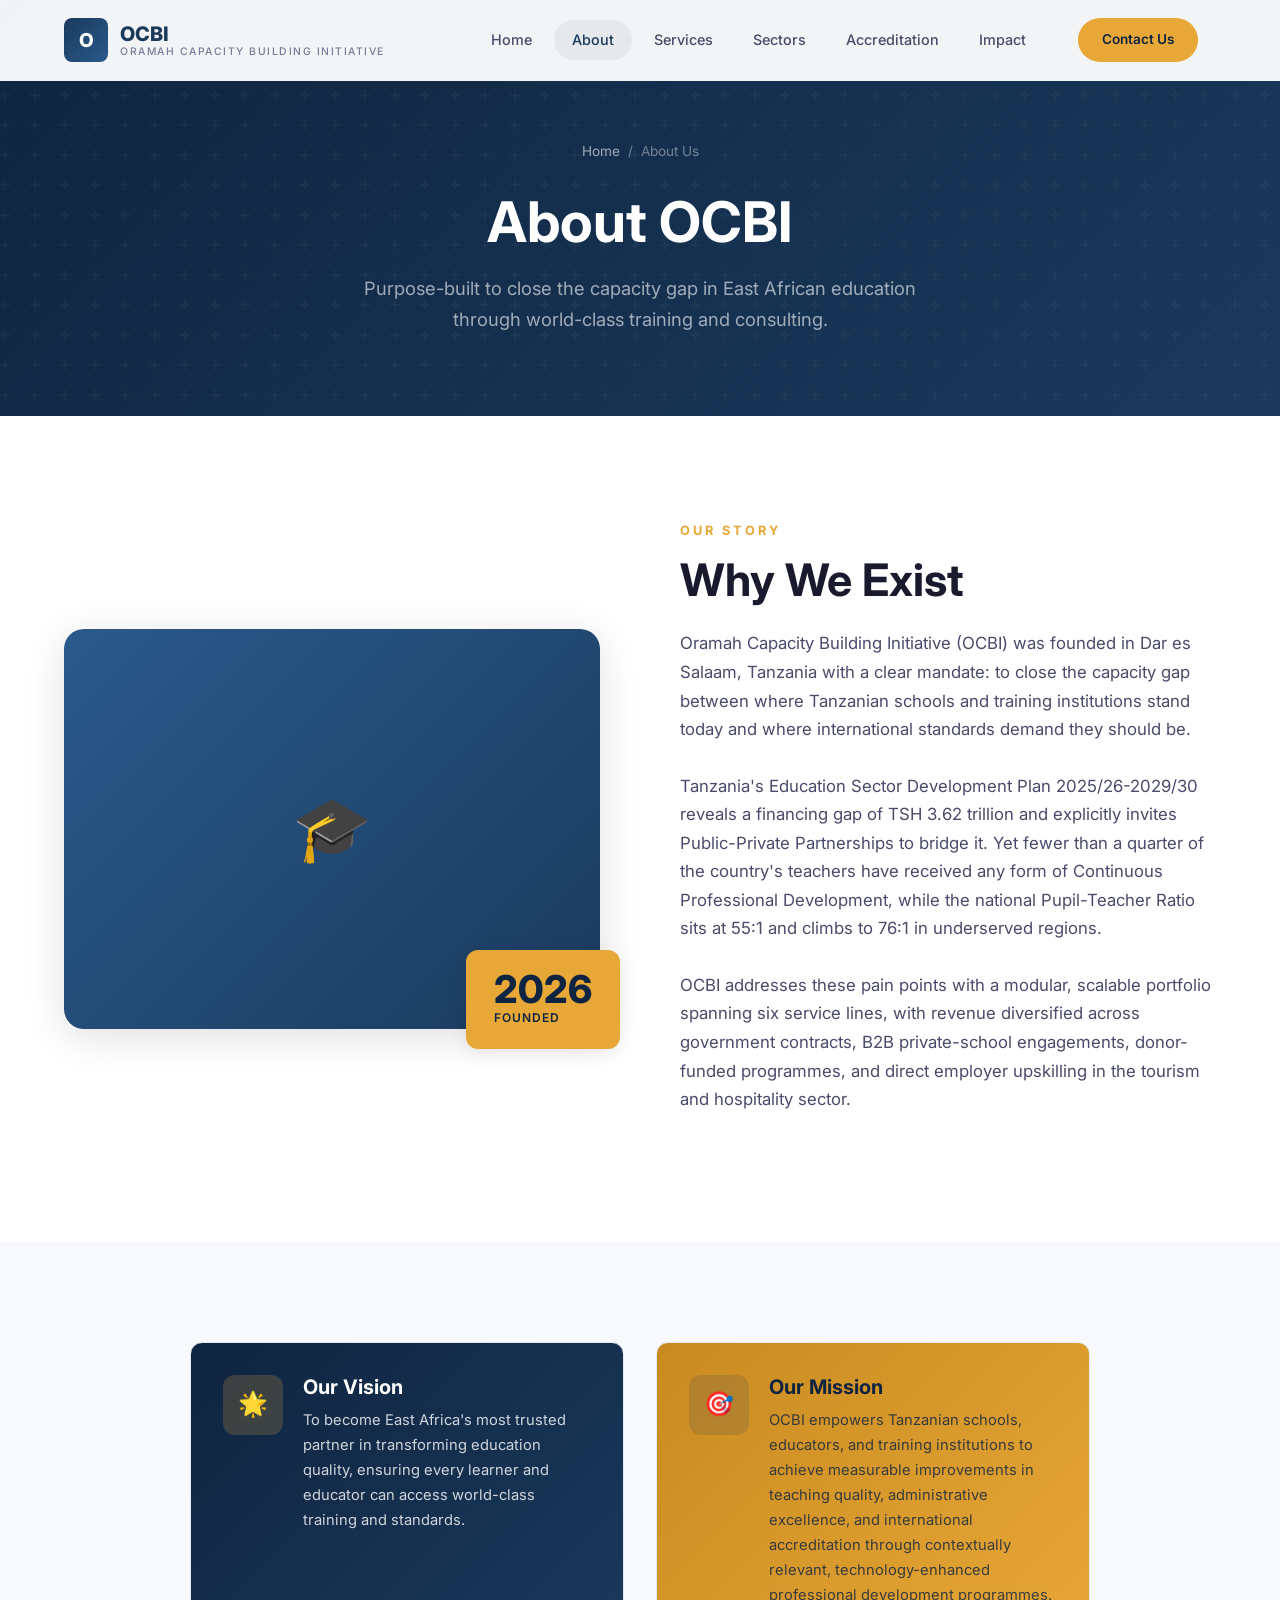
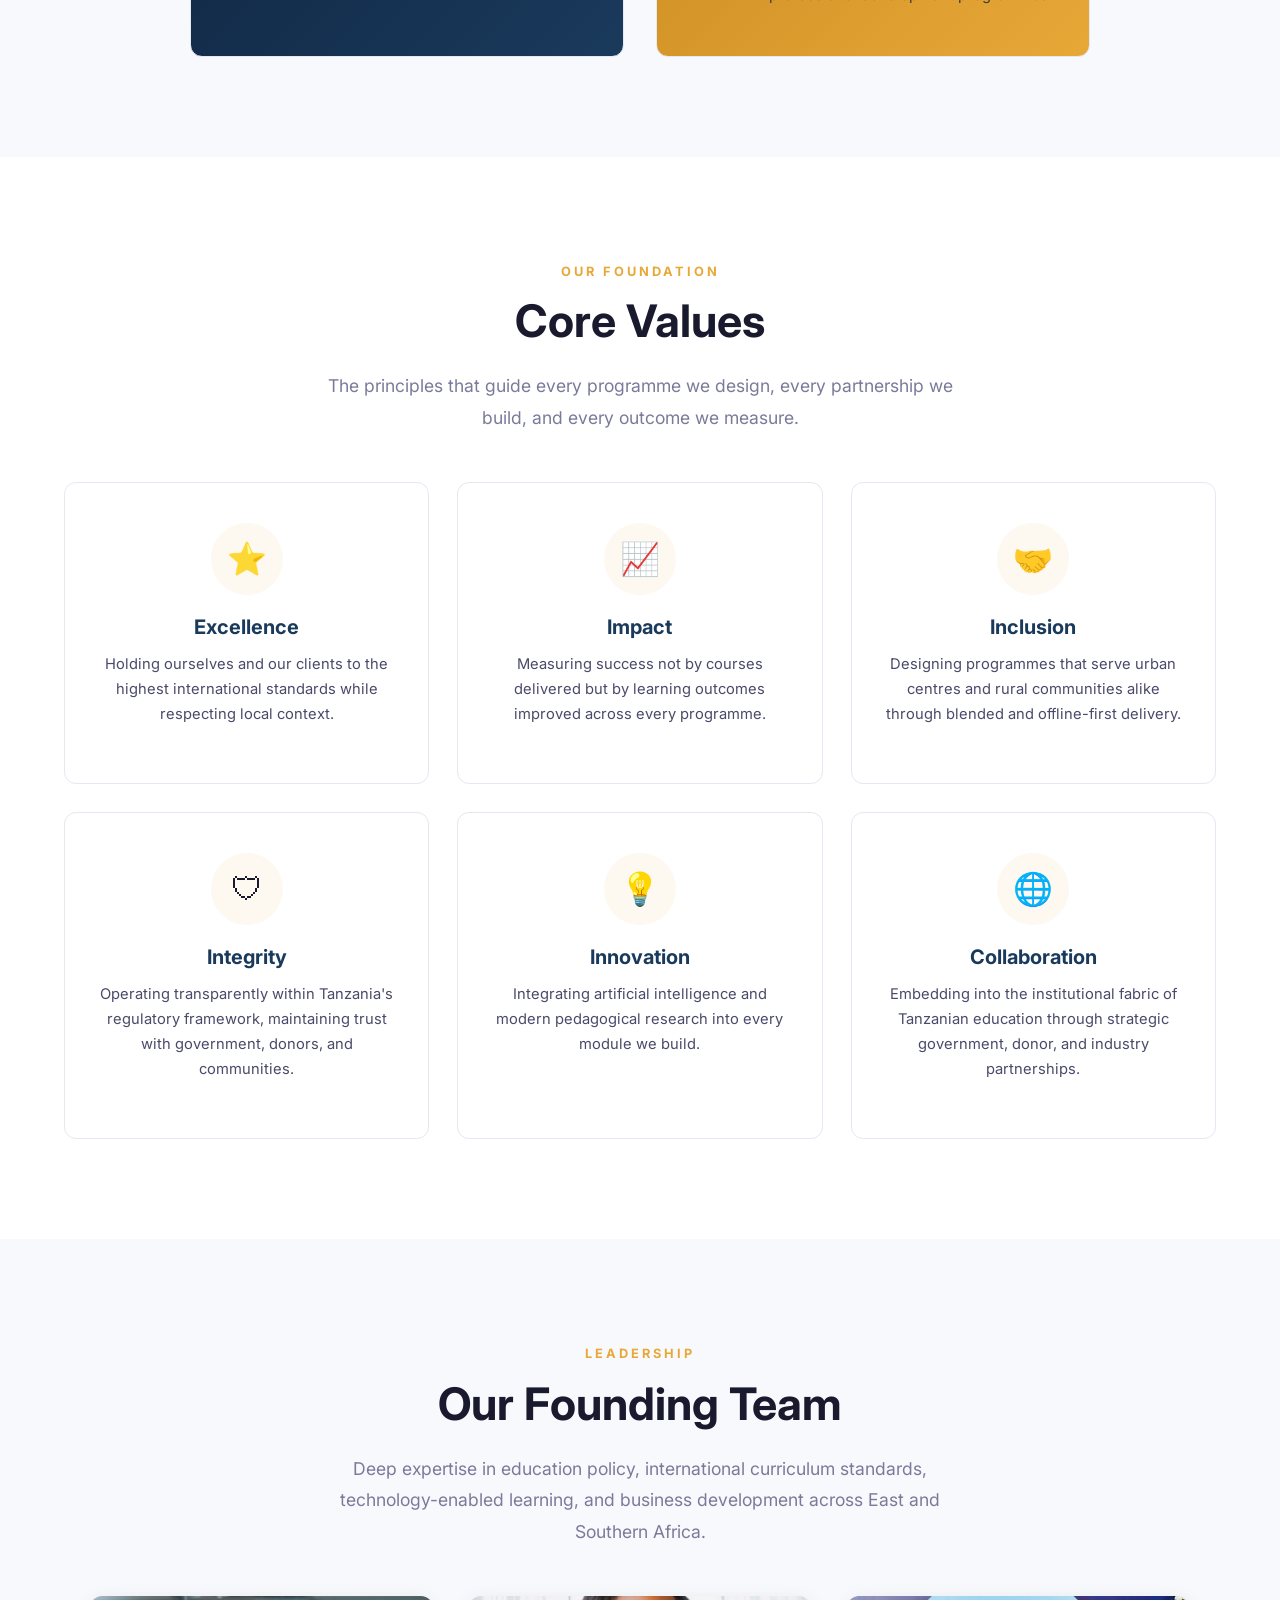
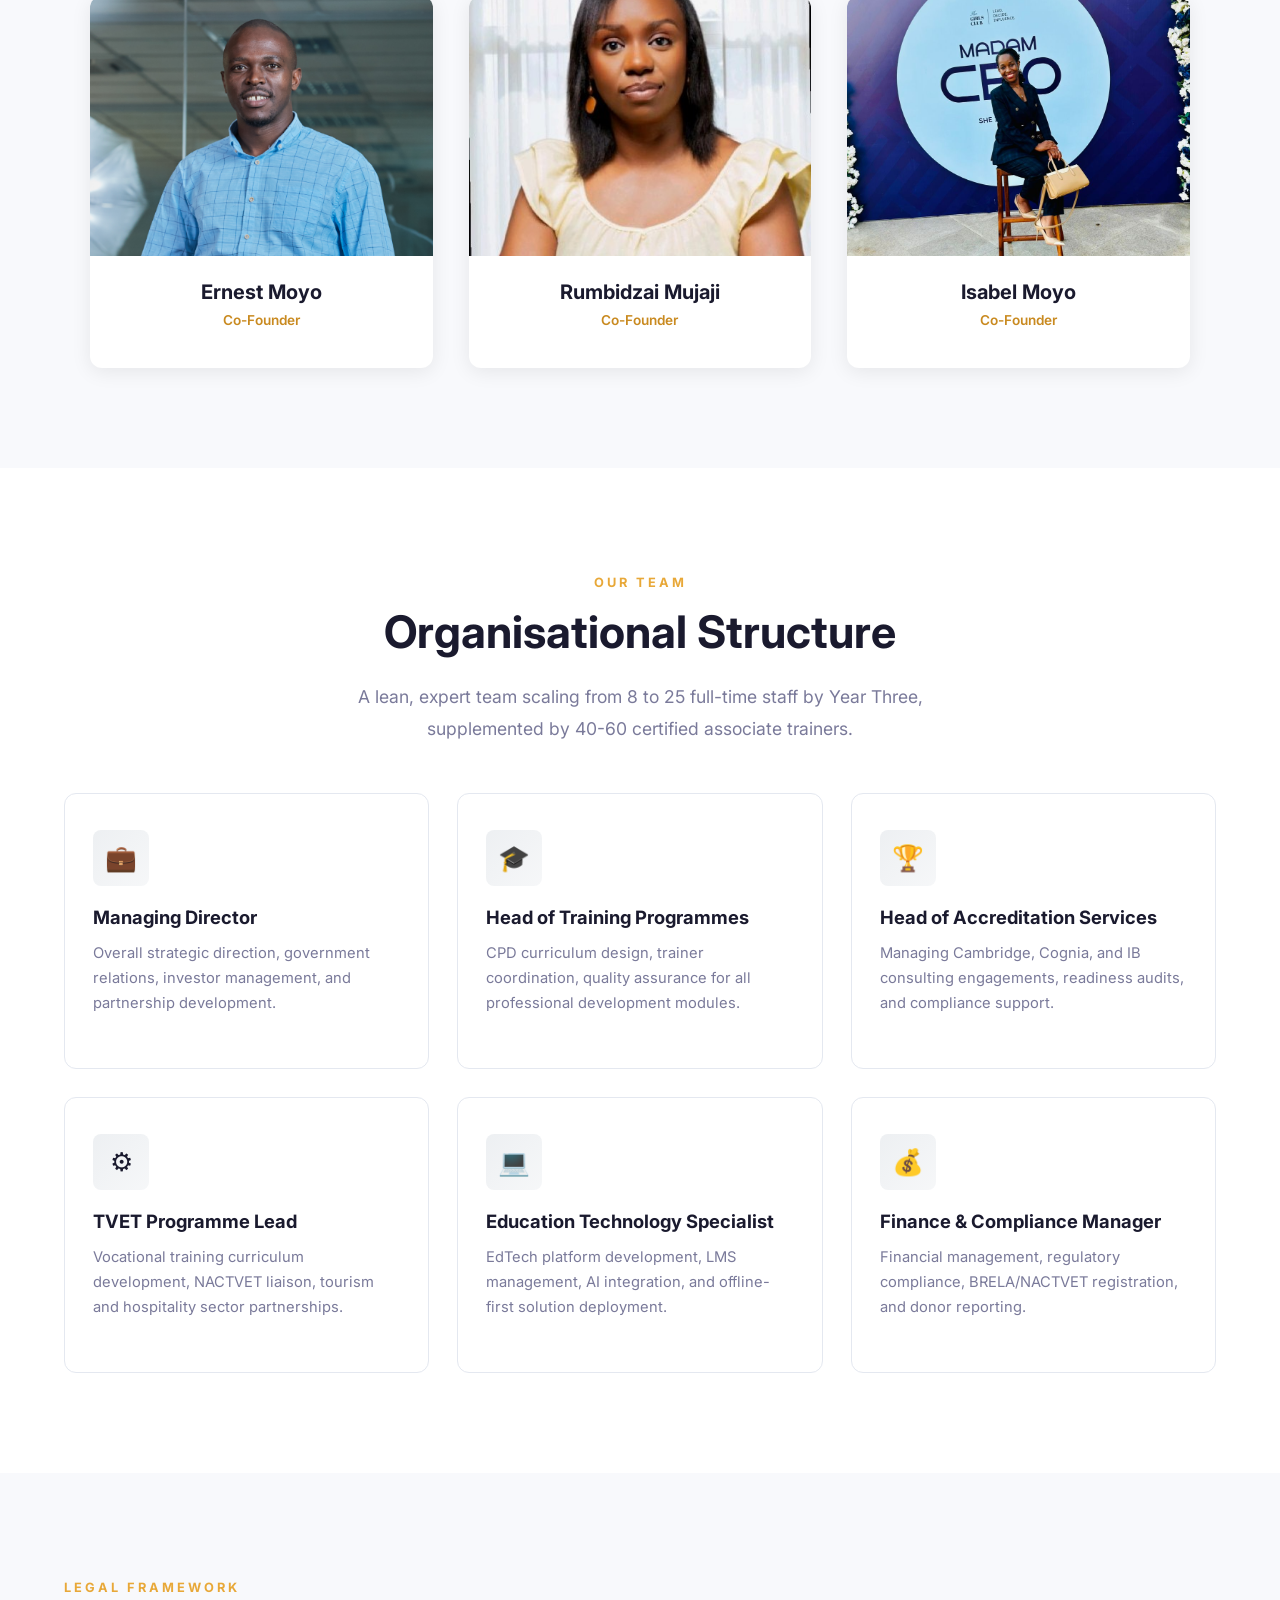
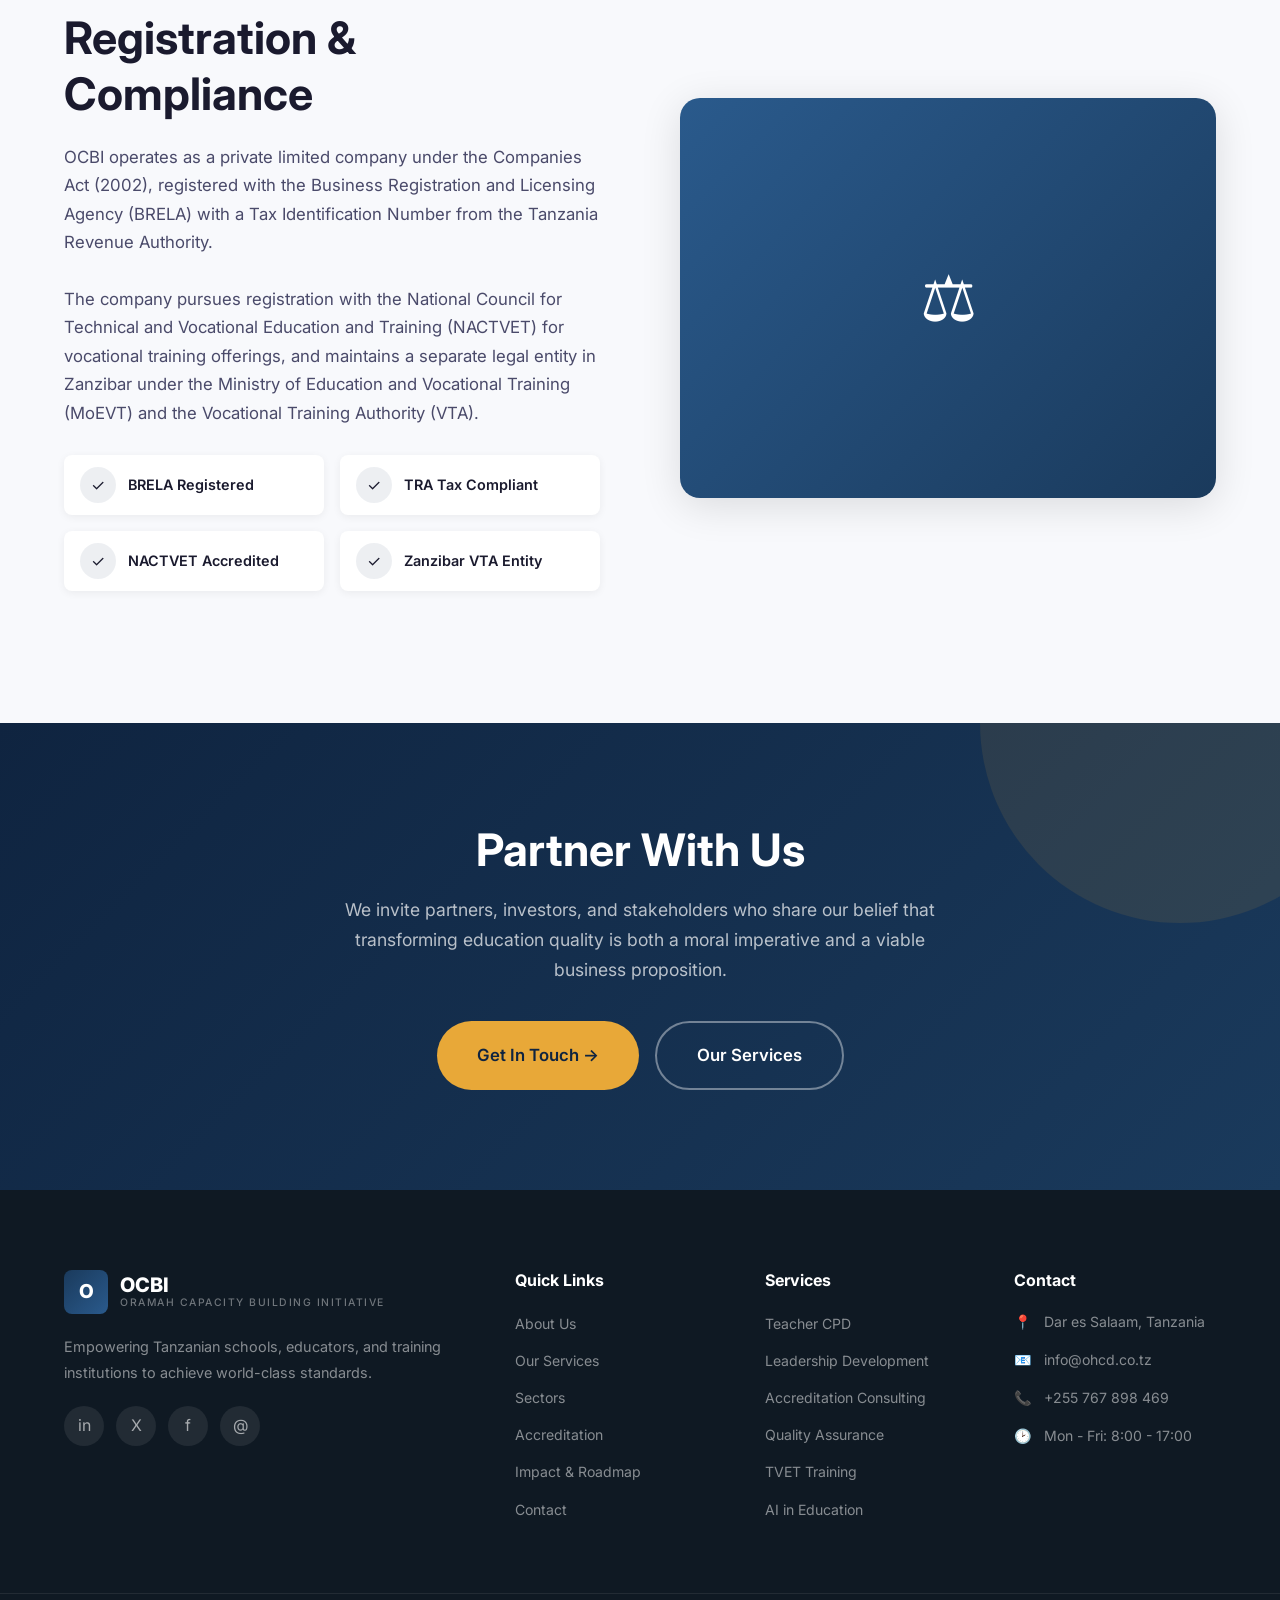
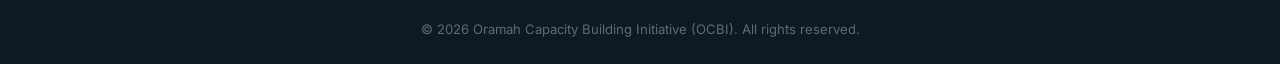
<file: docs/about.html>
<!DOCTYPE html>
<html lang="en">
<head>
  <meta charset="UTF-8">
  <meta name="viewport" content="width=device-width, initial-scale=1.0">
  <title>About Us | OCBI - Oramah Capacity Building Initiative</title>
  <meta name="description" content="Learn about Oramah Capacity Building Initiative, our vision, mission, core values, and founding team dedicated to transforming education in Tanzania.">
  <link rel="preconnect" href="https://fonts.googleapis.com">
  <link href="https://fonts.googleapis.com/css2?family=Inter:wght@400;500;600;700;800&display=swap" rel="stylesheet">
  <link rel="stylesheet" href="css/styles.css">
</head>
<body>

  <!-- ========== HEADER ========== -->
  <header class="header" id="header">
    <div class="container">
      <a href="index.html" class="logo">
        <div class="logo-icon">O</div>
        <div class="logo-text">
          OCBI
          <span>Oramah Capacity Building Initiative</span>
        </div>
      </a>
      <nav class="nav-links" id="navLinks">
        <a href="index.html">Home</a>
        <a href="about.html" class="active">About</a>
        <a href="services.html">Services</a>
        <a href="sectors.html">Sectors</a>
        <a href="accreditation.html">Accreditation</a>
        <a href="impact.html">Impact</a>
        <a href="contact.html" class="nav-cta">
          <span class="btn btn-primary btn-sm">Contact Us</span>
        </a>
      </nav>
      <button class="mobile-toggle" id="mobileToggle" aria-label="Toggle menu">
        <span></span><span></span><span></span>
      </button>
    </div>
  </header>

  <!-- ========== PAGE HEADER ========== -->
  <section class="page-header">
    <div class="container">
      <div class="breadcrumb">
        <a href="index.html">Home</a>
        <span>/</span>
        <span>About Us</span>
      </div>
      <h1>About OCBI</h1>
      <p>Purpose-built to close the capacity gap in East African education through world-class training and consulting.</p>
    </div>
  </section>

  <!-- ========== OUR STORY ========== -->
  <section class="section">
    <div class="container">
      <div class="about-grid">
        <div class="about-image fade-up">
          <div class="about-image-main">&#127891;</div>
          <div class="about-image-badge">
            <div class="big-num">2026</div>
            <div class="badge-text">Founded</div>
          </div>
        </div>
        <div class="about-text fade-up">
          <span class="section-label">Our Story</span>
          <h2 class="section-title">Why We Exist</h2>
          <p>
            Oramah Capacity Building Initiative (OCBI) was founded in Dar es Salaam, Tanzania with a clear mandate:
            to close the capacity gap between where Tanzanian schools and training institutions stand today and
            where international standards demand they should be.
          </p>
          <p>
            Tanzania's Education Sector Development Plan 2025/26-2029/30 reveals a financing gap of TSH 3.62
            trillion and explicitly invites Public-Private Partnerships to bridge it. Yet fewer than a quarter
            of the country's teachers have received any form of Continuous Professional Development, while the
            national Pupil-Teacher Ratio sits at 55:1 and climbs to 76:1 in underserved regions.
          </p>
          <p>
            OCBI addresses these pain points with a modular, scalable portfolio spanning six service lines,
            with revenue diversified across government contracts, B2B private-school engagements, donor-funded
            programmes, and direct employer upskilling in the tourism and hospitality sector.
          </p>
        </div>
      </div>
    </div>
  </section>

  <!-- ========== VISION & MISSION ========== -->
  <section class="section" style="background: var(--bg-light);">
    <div class="container">
      <div class="why-grid" style="max-width: 900px; margin: 0 auto;">
        <div class="why-card fade-up" style="background: linear-gradient(135deg, var(--primary-dark), var(--primary)); color: white;">
          <div class="why-icon" style="background: rgba(232, 168, 56, 0.2);">&#127775;</div>
          <div>
            <h4 style="color: white;">Our Vision</h4>
            <p style="color: rgba(255,255,255,0.8);">
              To become East Africa's most trusted partner in transforming education quality,
              ensuring every learner and educator can access world-class training and standards.
            </p>
          </div>
        </div>
        <div class="why-card fade-up" style="background: linear-gradient(135deg, var(--accent-dark), var(--accent));">
          <div class="why-icon" style="background: rgba(26, 58, 92, 0.15);">&#127919;</div>
          <div>
            <h4 style="color: var(--primary-dark);">Our Mission</h4>
            <p style="color: var(--primary-dark); opacity: 0.8;">
              OCBI empowers Tanzanian schools, educators, and training institutions to achieve measurable
              improvements in teaching quality, administrative excellence, and international accreditation
              through contextually relevant, technology-enhanced professional development programmes.
            </p>
          </div>
        </div>
      </div>
    </div>
  </section>

  <!-- ========== CORE VALUES ========== -->
  <section class="section">
    <div class="container">
      <div class="text-center fade-up">
        <span class="section-label">Our Foundation</span>
        <h2 class="section-title">Core Values</h2>
        <p class="section-subtitle">The principles that guide every programme we design, every partnership we build, and every outcome we measure.</p>
      </div>
      <div class="values-grid">
        <div class="value-card fade-up">
          <div class="value-icon">&#11088;</div>
          <h4>Excellence</h4>
          <p>Holding ourselves and our clients to the highest international standards while respecting local context.</p>
        </div>
        <div class="value-card fade-up">
          <div class="value-icon">&#128200;</div>
          <h4>Impact</h4>
          <p>Measuring success not by courses delivered but by learning outcomes improved across every programme.</p>
        </div>
        <div class="value-card fade-up">
          <div class="value-icon">&#129309;</div>
          <h4>Inclusion</h4>
          <p>Designing programmes that serve urban centres and rural communities alike through blended and offline-first delivery.</p>
        </div>
        <div class="value-card fade-up">
          <div class="value-icon">&#128737;</div>
          <h4>Integrity</h4>
          <p>Operating transparently within Tanzania's regulatory framework, maintaining trust with government, donors, and communities.</p>
        </div>
        <div class="value-card fade-up">
          <div class="value-icon">&#128161;</div>
          <h4>Innovation</h4>
          <p>Integrating artificial intelligence and modern pedagogical research into every module we build.</p>
        </div>
        <div class="value-card fade-up">
          <div class="value-icon">&#127760;</div>
          <h4>Collaboration</h4>
          <p>Embedding into the institutional fabric of Tanzanian education through strategic government, donor, and industry partnerships.</p>
        </div>
      </div>
    </div>
  </section>

  <!-- ========== FOUNDING TEAM ========== -->
  <section class="section" style="background: var(--bg-light);">
    <div class="container">
      <div class="text-center fade-up">
        <span class="section-label">Leadership</span>
        <h2 class="section-title">Our Founding Team</h2>
        <p class="section-subtitle">
          Deep expertise in education policy, international curriculum standards, technology-enabled
          learning, and business development across East and Southern Africa.
        </p>
      </div>
      <div class="team-grid">
        <div class="team-card fade-up">
          <div class="team-photo"><img src="images/ernest.png" alt="Ernest Moyo" style="width:100%;height:100%;object-fit:cover;"></div>
          <div class="team-info">
            <h4>Ernest Moyo</h4>
            <div class="role">Co-Founder</div>
          </div>
        </div>
        <div class="team-card fade-up">
          <div class="team-photo"><img src="images/rumbidzai.jpeg" alt="Rumbidzai Mujaji" style="width:100%;height:100%;object-fit:cover;"></div>
          <div class="team-info">
            <h4>Rumbidzai Mujaji</h4>
            <div class="role">Co-Founder</div>
          </div>
        </div>
        <div class="team-card fade-up">
          <div class="team-photo"><img src="images/isabel.jpeg" alt="Isabel Moyo" style="width:100%;height:100%;object-fit:cover;"></div>
          <div class="team-info">
            <h4>Isabel Moyo</h4>
            <div class="role">Co-Founder</div>
          </div>
        </div>
      </div>
    </div>
  </section>

  <!-- ========== TEAM STRUCTURE ========== -->
  <section class="section">
    <div class="container">
      <div class="text-center fade-up">
        <span class="section-label">Our Team</span>
        <h2 class="section-title">Organisational Structure</h2>
        <p class="section-subtitle">A lean, expert team scaling from 8 to 25 full-time staff by Year Three, supplemented by 40-60 certified associate trainers.</p>
      </div>
      <div class="services-grid" style="margin-top: 48px;">
        <div class="service-card fade-up">
          <div class="service-icon">&#128188;</div>
          <h3>Managing Director</h3>
          <p>Overall strategic direction, government relations, investor management, and partnership development.</p>
        </div>
        <div class="service-card fade-up">
          <div class="service-icon">&#127891;</div>
          <h3>Head of Training Programmes</h3>
          <p>CPD curriculum design, trainer coordination, quality assurance for all professional development modules.</p>
        </div>
        <div class="service-card fade-up">
          <div class="service-icon">&#127942;</div>
          <h3>Head of Accreditation Services</h3>
          <p>Managing Cambridge, Cognia, and IB consulting engagements, readiness audits, and compliance support.</p>
        </div>
        <div class="service-card fade-up">
          <div class="service-icon">&#9881;</div>
          <h3>TVET Programme Lead</h3>
          <p>Vocational training curriculum development, NACTVET liaison, tourism and hospitality sector partnerships.</p>
        </div>
        <div class="service-card fade-up">
          <div class="service-icon">&#128187;</div>
          <h3>Education Technology Specialist</h3>
          <p>EdTech platform development, LMS management, AI integration, and offline-first solution deployment.</p>
        </div>
        <div class="service-card fade-up">
          <div class="service-icon">&#128176;</div>
          <h3>Finance & Compliance Manager</h3>
          <p>Financial management, regulatory compliance, BRELA/NACTVET registration, and donor reporting.</p>
        </div>
      </div>
    </div>
  </section>

  <!-- ========== LEGAL STRUCTURE ========== -->
  <section class="section" style="background: var(--bg-light);">
    <div class="container">
      <div class="about-grid">
        <div class="about-text fade-up">
          <span class="section-label">Legal Framework</span>
          <h2 class="section-title">Registration & Compliance</h2>
          <p>
            OCBI operates as a private limited company under the Companies Act (2002), registered with
            the Business Registration and Licensing Agency (BRELA) with a Tax Identification Number from
            the Tanzania Revenue Authority.
          </p>
          <p>
            The company pursues registration with the National Council for Technical and Vocational Education
            and Training (NACTVET) for vocational training offerings, and maintains a separate legal entity
            in Zanzibar under the Ministry of Education and Vocational Training (MoEVT) and the Vocational
            Training Authority (VTA).
          </p>
          <div class="about-features">
            <div class="about-feature">
              <div class="about-feature-icon">&#10003;</div>
              <span>BRELA Registered</span>
            </div>
            <div class="about-feature">
              <div class="about-feature-icon">&#10003;</div>
              <span>TRA Tax Compliant</span>
            </div>
            <div class="about-feature">
              <div class="about-feature-icon">&#10003;</div>
              <span>NACTVET Accredited</span>
            </div>
            <div class="about-feature">
              <div class="about-feature-icon">&#10003;</div>
              <span>Zanzibar VTA Entity</span>
            </div>
          </div>
        </div>
        <div class="about-image fade-up">
          <div class="about-image-main">&#9878;</div>
        </div>
      </div>
    </div>
  </section>

  <!-- ========== CTA ========== -->
  <section class="section cta-section">
    <div class="container" style="position: relative; z-index: 2;">
      <div class="fade-up">
        <h2>Partner With Us</h2>
        <p>
          We invite partners, investors, and stakeholders who share our belief that transforming
          education quality is both a moral imperative and a viable business proposition.
        </p>
        <div class="cta-buttons">
          <a href="contact.html" class="btn btn-primary btn-lg">Get In Touch &rarr;</a>
          <a href="services.html" class="btn btn-secondary btn-lg">Our Services</a>
        </div>
      </div>
    </div>
  </section>

  <!-- ========== FOOTER ========== -->
  <footer class="footer">
    <div class="container">
      <div class="footer-grid">
        <div class="footer-about">
          <a href="index.html" class="logo" style="margin-bottom: 20px;">
            <div class="logo-icon">O</div>
            <div class="logo-text" style="color: white;">OCBI<span style="color: rgba(255,255,255,0.4);">Oramah Capacity Building Initiative</span></div>
          </a>
          <p>Empowering Tanzanian schools, educators, and training institutions to achieve world-class standards.</p>
          <div class="footer-social">
            <a href="#" aria-label="LinkedIn">in</a>
            <a href="#" aria-label="Twitter">X</a>
            <a href="#" aria-label="Facebook">f</a>
            <a href="#" aria-label="Email">@</a>
          </div>
        </div>
        <div>
          <h4>Quick Links</h4>
          <ul>
            <li><a href="about.html">About Us</a></li>
            <li><a href="services.html">Our Services</a></li>
            <li><a href="sectors.html">Sectors</a></li>
            <li><a href="accreditation.html">Accreditation</a></li>
            <li><a href="impact.html">Impact & Roadmap</a></li>
            <li><a href="contact.html">Contact</a></li>
          </ul>
        </div>
        <div>
          <h4>Services</h4>
          <ul>
            <li><a href="services.html">Teacher CPD</a></li>
            <li><a href="services.html">Leadership Development</a></li>
            <li><a href="services.html">Accreditation Consulting</a></li>
            <li><a href="services.html">Quality Assurance</a></li>
            <li><a href="services.html">TVET Training</a></li>
            <li><a href="services.html">AI in Education</a></li>
          </ul>
        </div>
        <div>
          <h4>Contact</h4>
          <div class="footer-contact-item"><span class="icon">&#128205;</span><span>Dar es Salaam, Tanzania</span></div>
          <div class="footer-contact-item"><span class="icon">&#128231;</span><span>info@ohcd.co.tz</span></div>
          <div class="footer-contact-item"><span class="icon">&#128222;</span><span>+255 767 898 469</span></div>
          <div class="footer-contact-item"><span class="icon">&#128337;</span><span>Mon - Fri: 8:00 - 17:00</span></div>
        </div>
      </div>
    </div>
    <div class="footer-bottom">
      <div class="container">&copy; 2026 Oramah Capacity Building Initiative (OCBI). All rights reserved.</div>
    </div>
  </footer>

  <script src="js/main.js"></script>
</body>
</html>
</file>
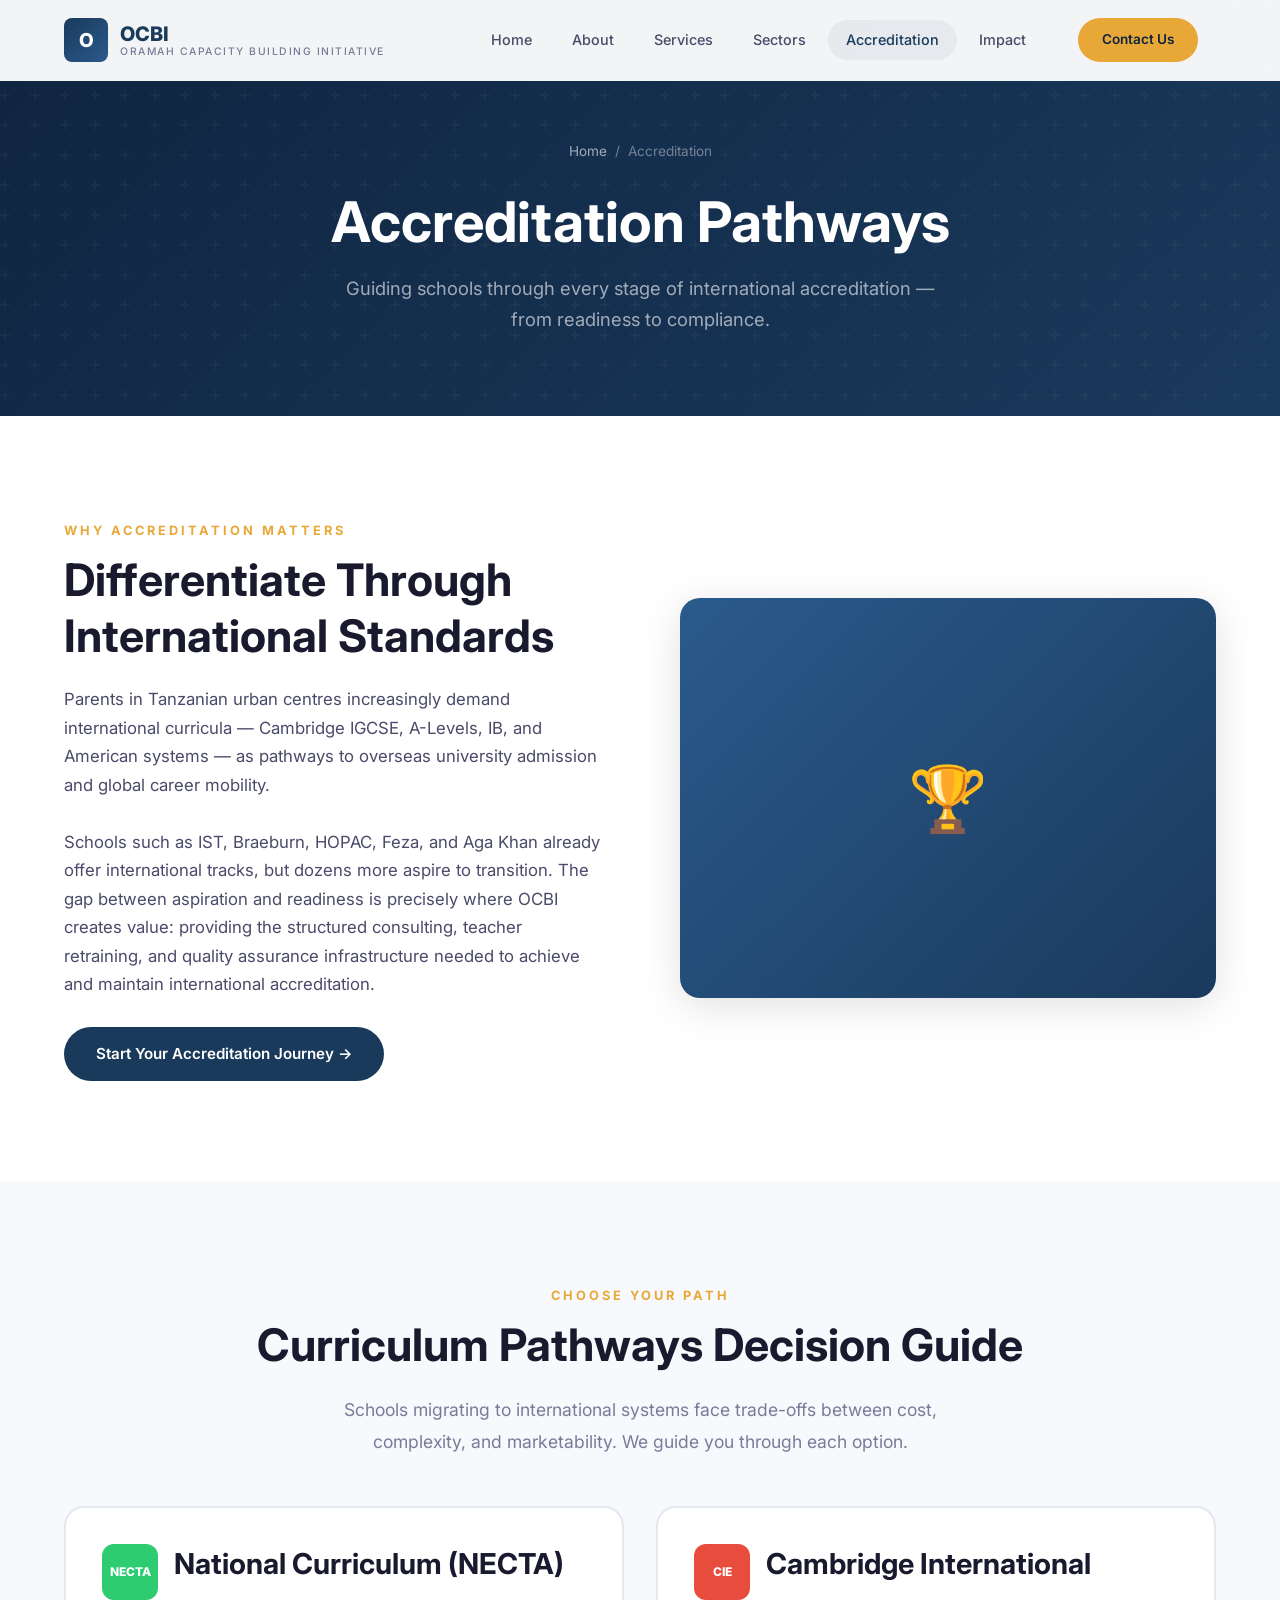
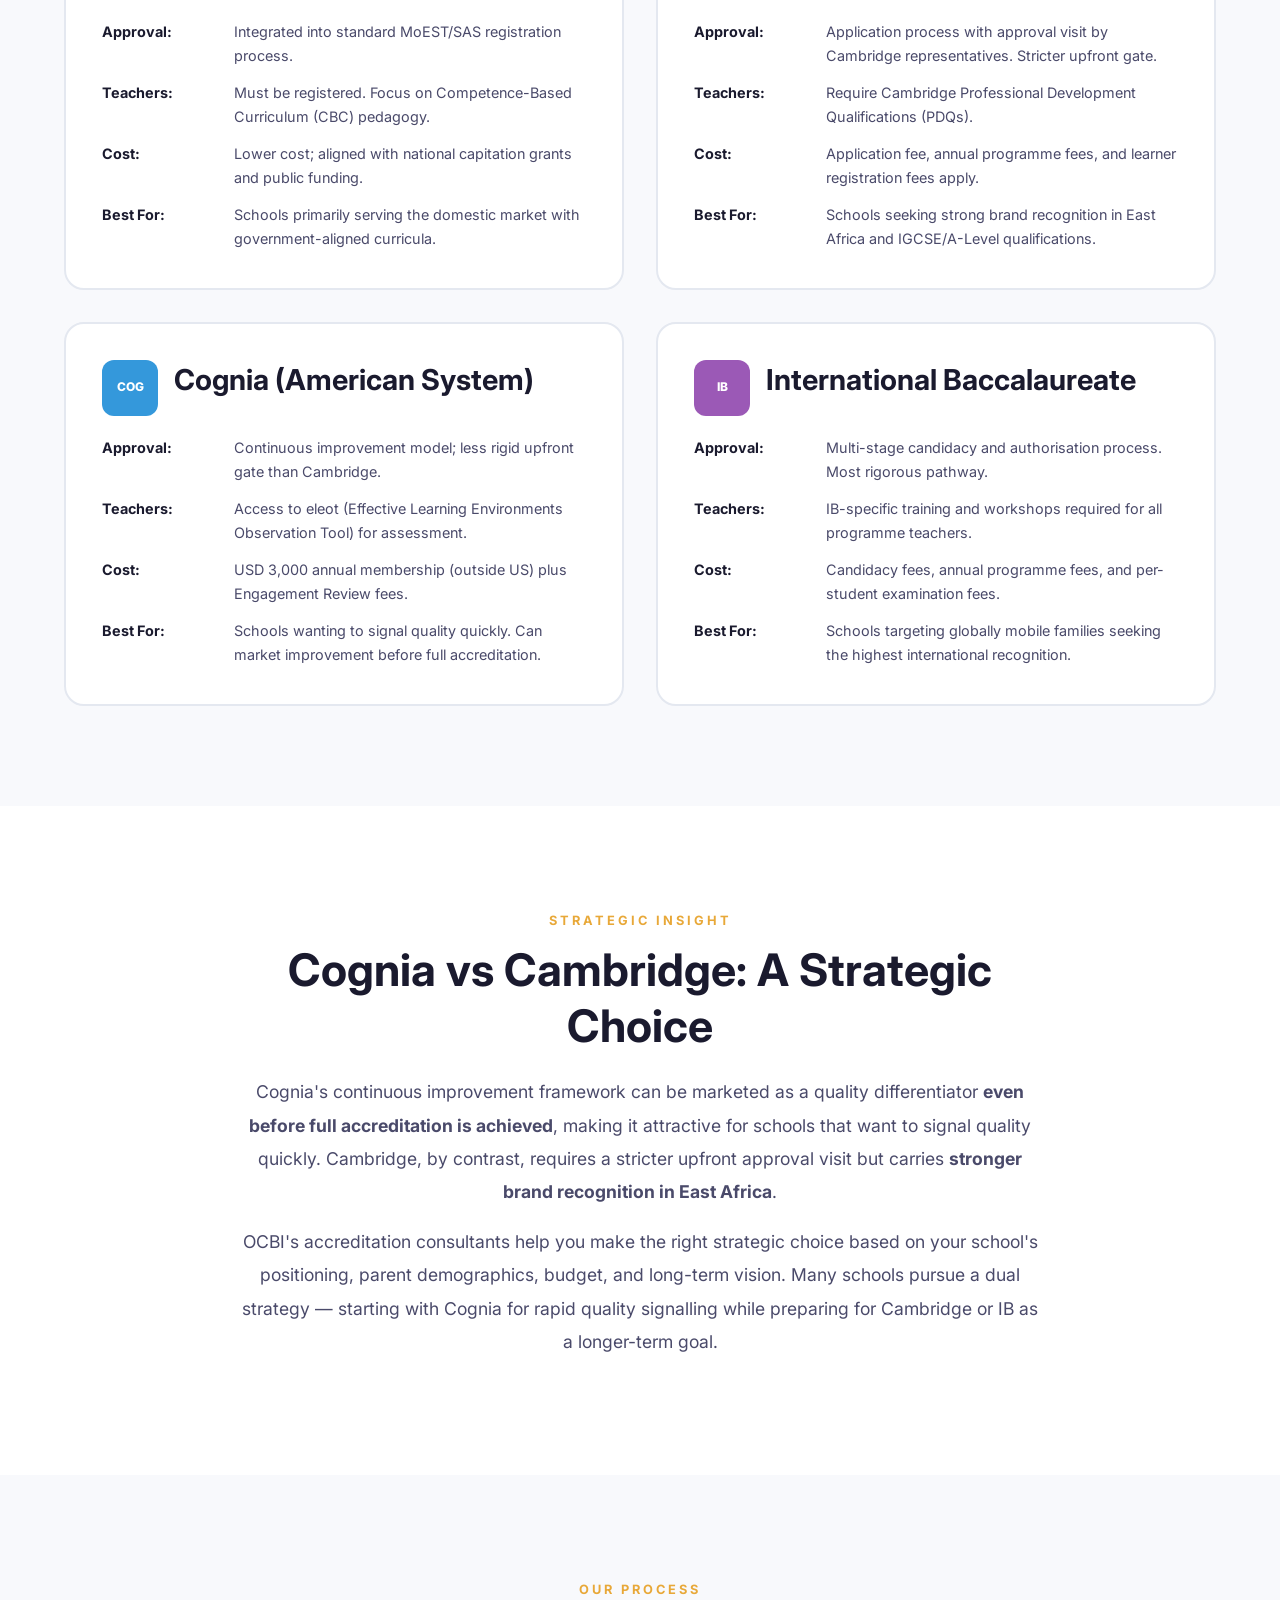
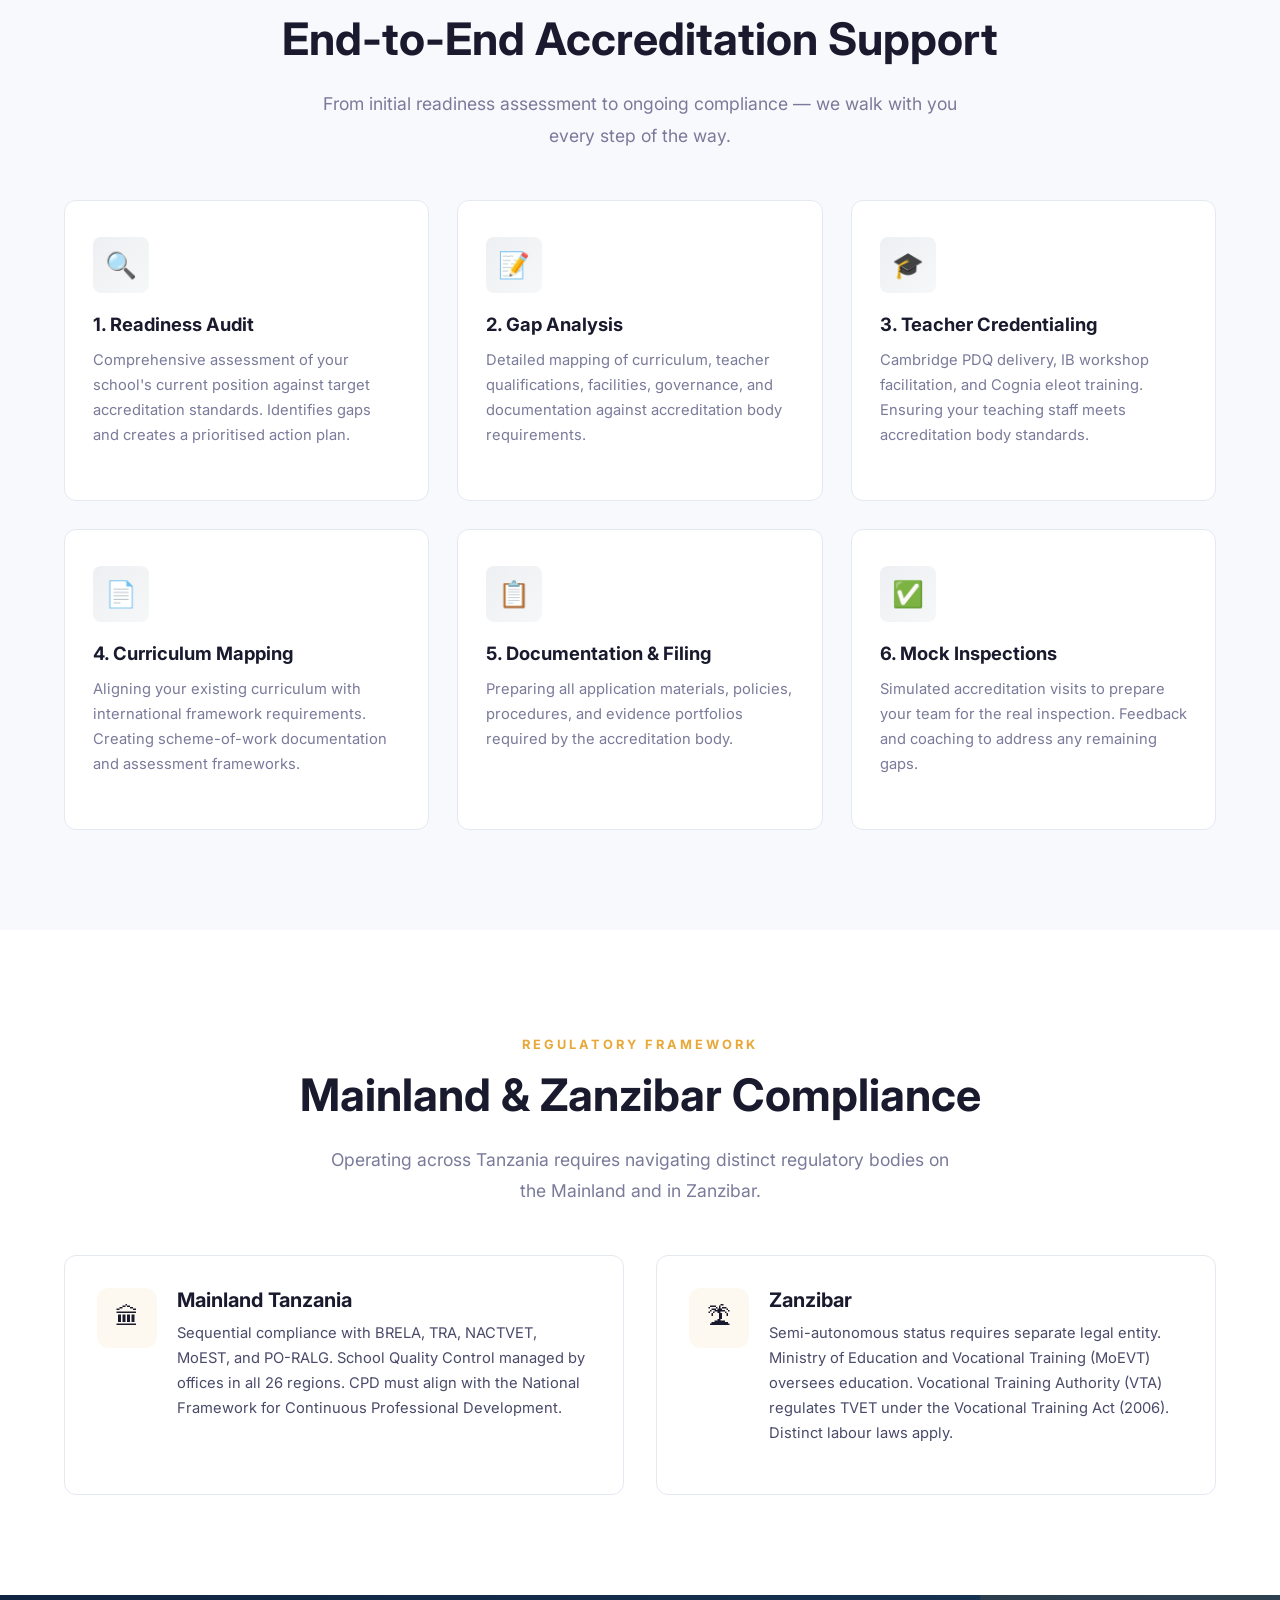
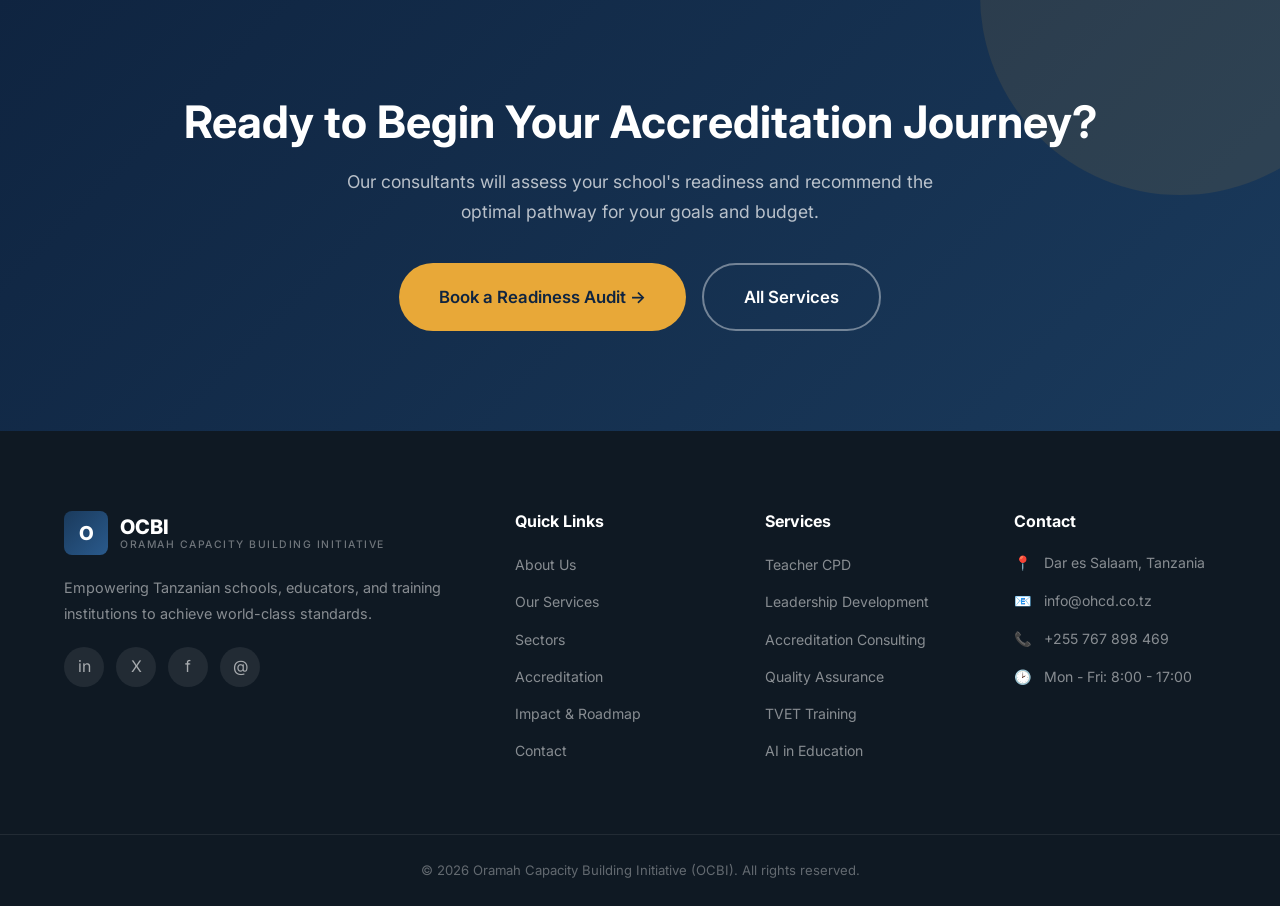
<file: docs/accreditation.html>
<!DOCTYPE html>
<html lang="en">
<head>
  <meta charset="UTF-8">
  <meta name="viewport" content="width=device-width, initial-scale=1.0">
  <title>Accreditation Pathways | OCBI - Oramah Capacity Building Initiative</title>
  <meta name="description" content="Navigate international accreditation with OCBI. Cambridge, Cognia, IB, and NECTA pathways explained with costs, requirements, and strategic guidance.">
  <link rel="preconnect" href="https://fonts.googleapis.com">
  <link href="https://fonts.googleapis.com/css2?family=Inter:wght@400;500;600;700;800&display=swap" rel="stylesheet">
  <link rel="stylesheet" href="css/styles.css">
</head>
<body>

  <!-- ========== HEADER ========== -->
  <header class="header" id="header">
    <div class="container">
      <a href="index.html" class="logo">
        <div class="logo-icon">O</div>
        <div class="logo-text">OCBI<span>Oramah Capacity Building Initiative</span></div>
      </a>
      <nav class="nav-links" id="navLinks">
        <a href="index.html">Home</a>
        <a href="about.html">About</a>
        <a href="services.html">Services</a>
        <a href="sectors.html">Sectors</a>
        <a href="accreditation.html" class="active">Accreditation</a>
        <a href="impact.html">Impact</a>
        <a href="contact.html" class="nav-cta"><span class="btn btn-primary btn-sm">Contact Us</span></a>
      </nav>
      <button class="mobile-toggle" id="mobileToggle" aria-label="Toggle menu"><span></span><span></span><span></span></button>
    </div>
  </header>

  <!-- ========== PAGE HEADER ========== -->
  <section class="page-header">
    <div class="container">
      <div class="breadcrumb">
        <a href="index.html">Home</a><span>/</span><span>Accreditation</span>
      </div>
      <h1>Accreditation Pathways</h1>
      <p>Guiding schools through every stage of international accreditation &mdash; from readiness to compliance.</p>
    </div>
  </section>

  <!-- ========== INTRO ========== -->
  <section class="section">
    <div class="container">
      <div class="about-grid">
        <div class="about-text fade-up">
          <span class="section-label">Why Accreditation Matters</span>
          <h2 class="section-title">Differentiate Through International Standards</h2>
          <p>
            Parents in Tanzanian urban centres increasingly demand international curricula &mdash; Cambridge IGCSE,
            A-Levels, IB, and American systems &mdash; as pathways to overseas university admission and global
            career mobility.
          </p>
          <p>
            Schools such as IST, Braeburn, HOPAC, Feza, and Aga Khan already offer international tracks,
            but dozens more aspire to transition. The gap between aspiration and readiness is precisely
            where OCBI creates value: providing the structured consulting, teacher retraining, and quality
            assurance infrastructure needed to achieve and maintain international accreditation.
          </p>
          <a href="contact.html" class="btn btn-dark">Start Your Accreditation Journey &rarr;</a>
        </div>
        <div class="about-image fade-up">
          <div class="about-image-main">&#127942;</div>
        </div>
      </div>
    </div>
  </section>

  <!-- ========== PATHWAY CARDS ========== -->
  <section class="section" style="background: var(--bg-light);">
    <div class="container">
      <div class="text-center fade-up">
        <span class="section-label">Choose Your Path</span>
        <h2 class="section-title">Curriculum Pathways Decision Guide</h2>
        <p class="section-subtitle">Schools migrating to international systems face trade-offs between cost, complexity, and marketability. We guide you through each option.</p>
      </div>

      <div class="pathway-cards">
        <!-- NECTA -->
        <div class="pathway-card fade-up">
          <div class="pathway-header">
            <div class="pathway-badge national">NECTA</div>
            <h3>National Curriculum (NECTA)</h3>
          </div>
          <div class="pathway-details">
            <div class="pathway-detail">
              <span class="detail-label">Approval:</span>
              <span class="detail-value">Integrated into standard MoEST/SAS registration process.</span>
            </div>
            <div class="pathway-detail">
              <span class="detail-label">Teachers:</span>
              <span class="detail-value">Must be registered. Focus on Competence-Based Curriculum (CBC) pedagogy.</span>
            </div>
            <div class="pathway-detail">
              <span class="detail-label">Cost:</span>
              <span class="detail-value">Lower cost; aligned with national capitation grants and public funding.</span>
            </div>
            <div class="pathway-detail">
              <span class="detail-label">Best For:</span>
              <span class="detail-value">Schools primarily serving the domestic market with government-aligned curricula.</span>
            </div>
          </div>
        </div>

        <!-- Cambridge -->
        <div class="pathway-card fade-up">
          <div class="pathway-header">
            <div class="pathway-badge cambridge">CIE</div>
            <h3>Cambridge International</h3>
          </div>
          <div class="pathway-details">
            <div class="pathway-detail">
              <span class="detail-label">Approval:</span>
              <span class="detail-value">Application process with approval visit by Cambridge representatives. Stricter upfront gate.</span>
            </div>
            <div class="pathway-detail">
              <span class="detail-label">Teachers:</span>
              <span class="detail-value">Require Cambridge Professional Development Qualifications (PDQs).</span>
            </div>
            <div class="pathway-detail">
              <span class="detail-label">Cost:</span>
              <span class="detail-value">Application fee, annual programme fees, and learner registration fees apply.</span>
            </div>
            <div class="pathway-detail">
              <span class="detail-label">Best For:</span>
              <span class="detail-value">Schools seeking strong brand recognition in East Africa and IGCSE/A-Level qualifications.</span>
            </div>
          </div>
        </div>

        <!-- Cognia -->
        <div class="pathway-card fade-up">
          <div class="pathway-header">
            <div class="pathway-badge cognia">COG</div>
            <h3>Cognia (American System)</h3>
          </div>
          <div class="pathway-details">
            <div class="pathway-detail">
              <span class="detail-label">Approval:</span>
              <span class="detail-value">Continuous improvement model; less rigid upfront gate than Cambridge.</span>
            </div>
            <div class="pathway-detail">
              <span class="detail-label">Teachers:</span>
              <span class="detail-value">Access to eleot (Effective Learning Environments Observation Tool) for assessment.</span>
            </div>
            <div class="pathway-detail">
              <span class="detail-label">Cost:</span>
              <span class="detail-value">USD 3,000 annual membership (outside US) plus Engagement Review fees.</span>
            </div>
            <div class="pathway-detail">
              <span class="detail-label">Best For:</span>
              <span class="detail-value">Schools wanting to signal quality quickly. Can market improvement before full accreditation.</span>
            </div>
          </div>
        </div>

        <!-- IB -->
        <div class="pathway-card fade-up">
          <div class="pathway-header">
            <div class="pathway-badge ib">IB</div>
            <h3>International Baccalaureate</h3>
          </div>
          <div class="pathway-details">
            <div class="pathway-detail">
              <span class="detail-label">Approval:</span>
              <span class="detail-value">Multi-stage candidacy and authorisation process. Most rigorous pathway.</span>
            </div>
            <div class="pathway-detail">
              <span class="detail-label">Teachers:</span>
              <span class="detail-value">IB-specific training and workshops required for all programme teachers.</span>
            </div>
            <div class="pathway-detail">
              <span class="detail-label">Cost:</span>
              <span class="detail-value">Candidacy fees, annual programme fees, and per-student examination fees.</span>
            </div>
            <div class="pathway-detail">
              <span class="detail-label">Best For:</span>
              <span class="detail-value">Schools targeting globally mobile families seeking the highest international recognition.</span>
            </div>
          </div>
        </div>
      </div>
    </div>
  </section>

  <!-- ========== STRATEGIC INSIGHT ========== -->
  <section class="section">
    <div class="container">
      <div class="text-center fade-up" style="max-width: 800px; margin: 0 auto;">
        <span class="section-label">Strategic Insight</span>
        <h2 class="section-title">Cognia vs Cambridge: A Strategic Choice</h2>
        <p style="font-size: 1.1rem; line-height: 1.9; color: var(--text-medium);">
          Cognia's continuous improvement framework can be marketed as a quality differentiator
          <strong>even before full accreditation is achieved</strong>, making it attractive for schools that
          want to signal quality quickly. Cambridge, by contrast, requires a stricter upfront approval visit
          but carries <strong>stronger brand recognition in East Africa</strong>.
        </p>
        <p style="font-size: 1.1rem; line-height: 1.9; color: var(--text-medium);">
          OCBI's accreditation consultants help you make the right strategic choice based on your school's
          positioning, parent demographics, budget, and long-term vision. Many schools pursue a dual
          strategy &mdash; starting with Cognia for rapid quality signalling while preparing for Cambridge
          or IB as a longer-term goal.
        </p>
      </div>
    </div>
  </section>

  <!-- ========== OUR PROCESS ========== -->
  <section class="section" style="background: var(--bg-light);">
    <div class="container">
      <div class="text-center fade-up">
        <span class="section-label">Our Process</span>
        <h2 class="section-title">End-to-End Accreditation Support</h2>
        <p class="section-subtitle">From initial readiness assessment to ongoing compliance &mdash; we walk with you every step of the way.</p>
      </div>

      <div class="services-grid" style="margin-top: 48px;">
        <div class="service-card fade-up">
          <div class="service-icon">&#128269;</div>
          <h3>1. Readiness Audit</h3>
          <p>Comprehensive assessment of your school's current position against target accreditation standards. Identifies gaps and creates a prioritised action plan.</p>
        </div>
        <div class="service-card fade-up">
          <div class="service-icon">&#128221;</div>
          <h3>2. Gap Analysis</h3>
          <p>Detailed mapping of curriculum, teacher qualifications, facilities, governance, and documentation against accreditation body requirements.</p>
        </div>
        <div class="service-card fade-up">
          <div class="service-icon">&#127891;</div>
          <h3>3. Teacher Credentialing</h3>
          <p>Cambridge PDQ delivery, IB workshop facilitation, and Cognia eleot training. Ensuring your teaching staff meets accreditation body standards.</p>
        </div>
        <div class="service-card fade-up">
          <div class="service-icon">&#128196;</div>
          <h3>4. Curriculum Mapping</h3>
          <p>Aligning your existing curriculum with international framework requirements. Creating scheme-of-work documentation and assessment frameworks.</p>
        </div>
        <div class="service-card fade-up">
          <div class="service-icon">&#128203;</div>
          <h3>5. Documentation & Filing</h3>
          <p>Preparing all application materials, policies, procedures, and evidence portfolios required by the accreditation body.</p>
        </div>
        <div class="service-card fade-up">
          <div class="service-icon">&#9989;</div>
          <h3>6. Mock Inspections</h3>
          <p>Simulated accreditation visits to prepare your team for the real inspection. Feedback and coaching to address any remaining gaps.</p>
        </div>
      </div>
    </div>
  </section>

  <!-- ========== REGULATORY CONTEXT ========== -->
  <section class="section">
    <div class="container">
      <div class="text-center fade-up">
        <span class="section-label">Regulatory Framework</span>
        <h2 class="section-title">Mainland & Zanzibar Compliance</h2>
        <p class="section-subtitle">Operating across Tanzania requires navigating distinct regulatory bodies on the Mainland and in Zanzibar.</p>
      </div>

      <div class="why-grid">
        <div class="why-card fade-up">
          <div class="why-icon">&#127963;</div>
          <div>
            <h4>Mainland Tanzania</h4>
            <p>
              Sequential compliance with BRELA, TRA, NACTVET, MoEST, and PO-RALG. School Quality Control
              managed by offices in all 26 regions. CPD must align with the National Framework for
              Continuous Professional Development.
            </p>
          </div>
        </div>
        <div class="why-card fade-up">
          <div class="why-icon">&#127965;</div>
          <div>
            <h4>Zanzibar</h4>
            <p>
              Semi-autonomous status requires separate legal entity. Ministry of Education and Vocational
              Training (MoEVT) oversees education. Vocational Training Authority (VTA) regulates TVET
              under the Vocational Training Act (2006). Distinct labour laws apply.
            </p>
          </div>
        </div>
      </div>
    </div>
  </section>

  <!-- ========== CTA ========== -->
  <section class="section cta-section">
    <div class="container" style="position: relative; z-index: 2;">
      <div class="fade-up">
        <h2>Ready to Begin Your Accreditation Journey?</h2>
        <p>Our consultants will assess your school's readiness and recommend the optimal pathway for your goals and budget.</p>
        <div class="cta-buttons">
          <a href="contact.html" class="btn btn-primary btn-lg">Book a Readiness Audit &rarr;</a>
          <a href="services.html" class="btn btn-secondary btn-lg">All Services</a>
        </div>
      </div>
    </div>
  </section>

  <!-- ========== FOOTER ========== -->
  <footer class="footer">
    <div class="container">
      <div class="footer-grid">
        <div class="footer-about">
          <a href="index.html" class="logo" style="margin-bottom: 20px;">
            <div class="logo-icon">O</div>
            <div class="logo-text" style="color: white;">OCBI<span style="color: rgba(255,255,255,0.4);">Oramah Capacity Building Initiative</span></div>
          </a>
          <p>Empowering Tanzanian schools, educators, and training institutions to achieve world-class standards.</p>
          <div class="footer-social"><a href="#">in</a><a href="#">X</a><a href="#">f</a><a href="#">@</a></div>
        </div>
        <div><h4>Quick Links</h4><ul><li><a href="about.html">About Us</a></li><li><a href="services.html">Our Services</a></li><li><a href="sectors.html">Sectors</a></li><li><a href="accreditation.html">Accreditation</a></li><li><a href="impact.html">Impact & Roadmap</a></li><li><a href="contact.html">Contact</a></li></ul></div>
        <div><h4>Services</h4><ul><li><a href="services.html">Teacher CPD</a></li><li><a href="services.html">Leadership Development</a></li><li><a href="services.html">Accreditation Consulting</a></li><li><a href="services.html">Quality Assurance</a></li><li><a href="services.html">TVET Training</a></li><li><a href="services.html">AI in Education</a></li></ul></div>
        <div><h4>Contact</h4><div class="footer-contact-item"><span class="icon">&#128205;</span><span>Dar es Salaam, Tanzania</span></div><div class="footer-contact-item"><span class="icon">&#128231;</span><span>info@ohcd.co.tz</span></div><div class="footer-contact-item"><span class="icon">&#128222;</span><span>+255 767 898 469</span></div><div class="footer-contact-item"><span class="icon">&#128337;</span><span>Mon - Fri: 8:00 - 17:00</span></div></div>
      </div>
    </div>
    <div class="footer-bottom"><div class="container">&copy; 2026 Oramah Capacity Building Initiative (OCBI). All rights reserved.</div></div>
  </footer>

  <script src="js/main.js"></script>
</body>
</html>
</file>
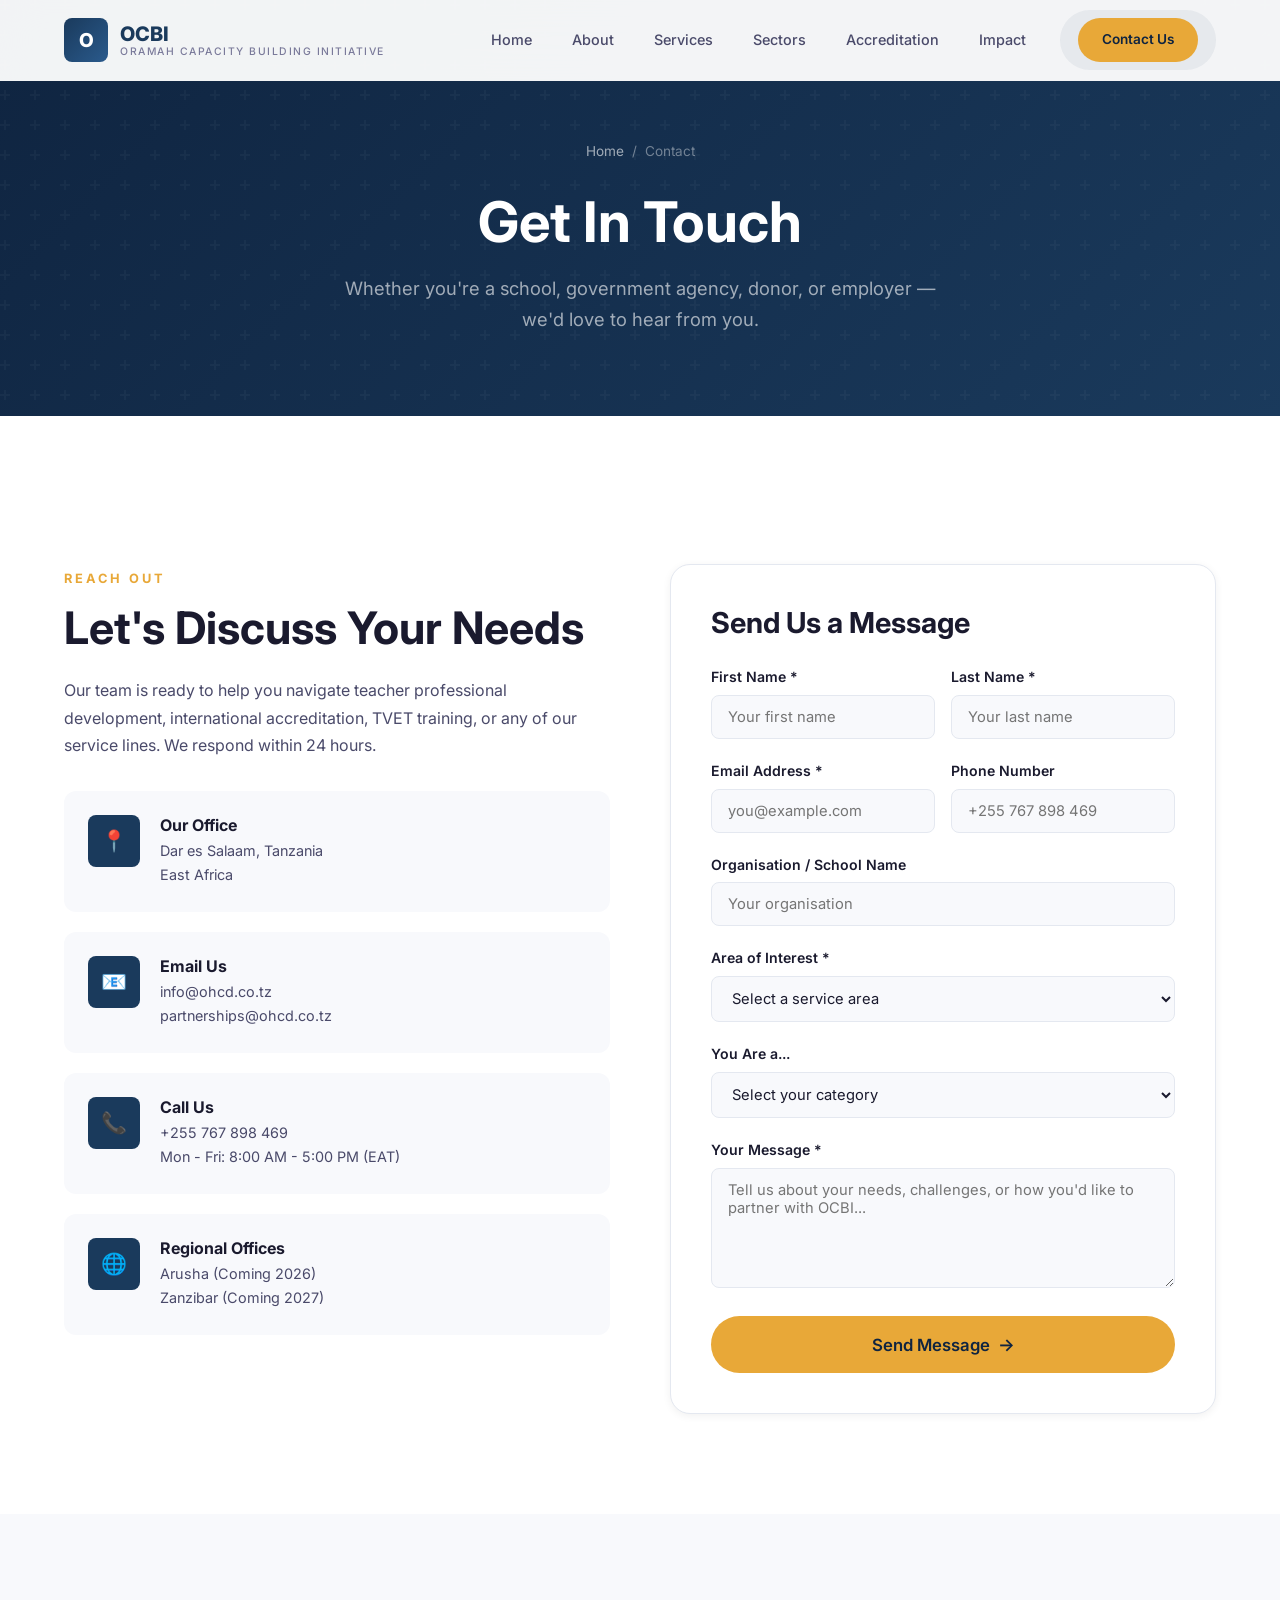
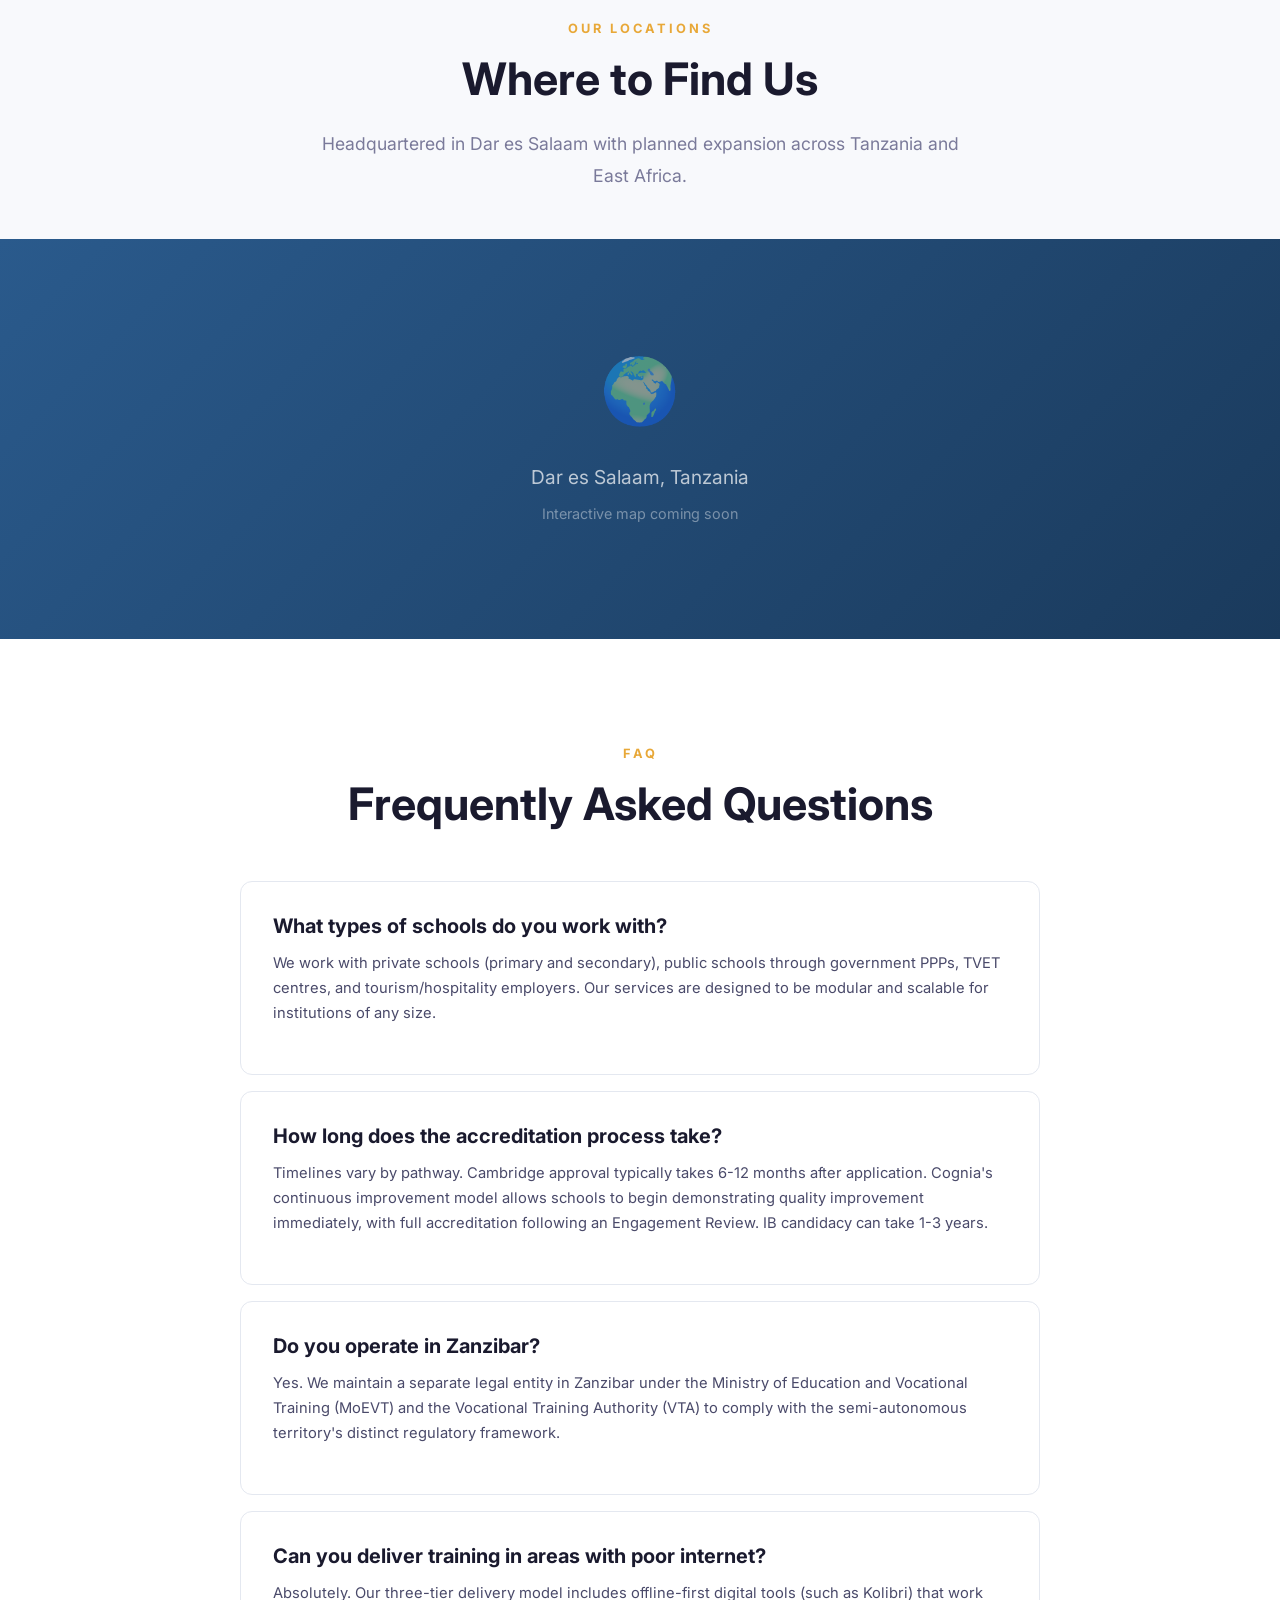
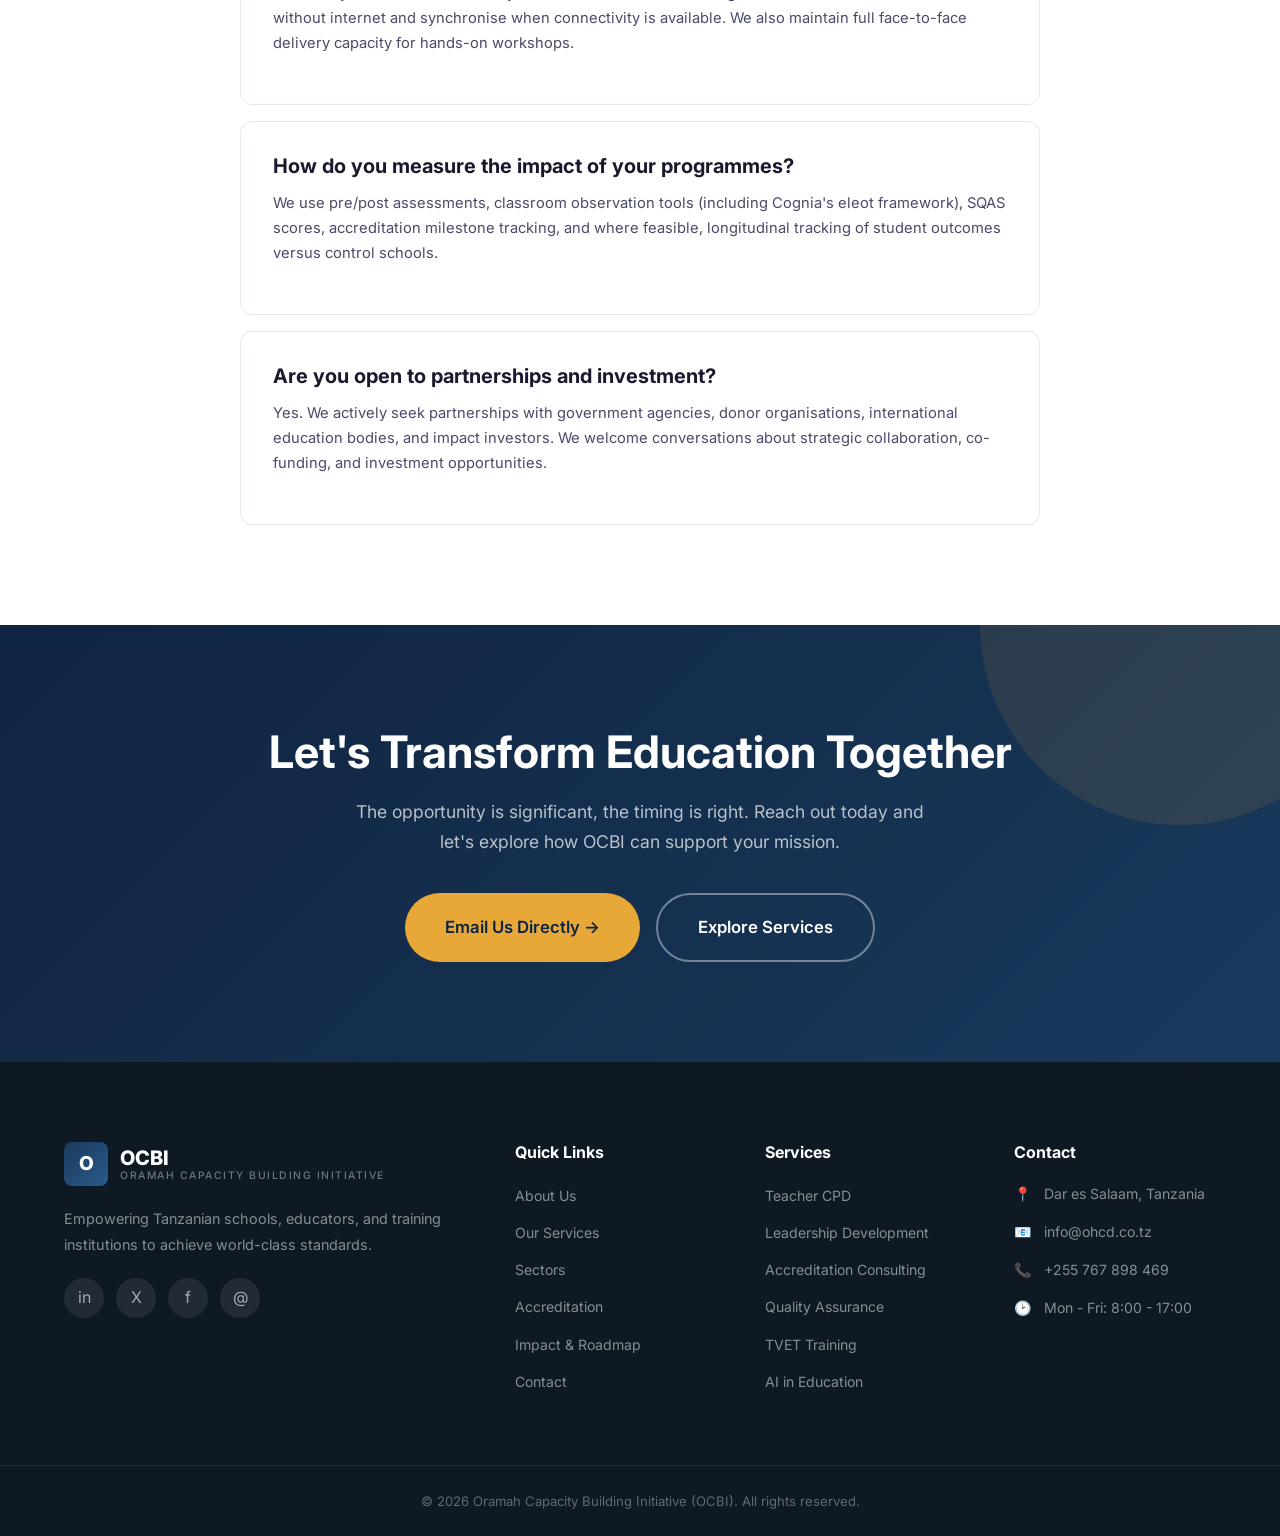
<file: docs/contact.html>
<!DOCTYPE html>
<html lang="en">
<head>
  <meta charset="UTF-8">
  <meta name="viewport" content="width=device-width, initial-scale=1.0">
  <title>Contact Us | OCBI - Oramah Capacity Building Initiative</title>
  <meta name="description" content="Get in touch with Oramah Capacity Building Initiative. Request a consultation, book a readiness audit, or partner with us to transform education in Tanzania.">
  <link rel="preconnect" href="https://fonts.googleapis.com">
  <link href="https://fonts.googleapis.com/css2?family=Inter:wght@400;500;600;700;800&display=swap" rel="stylesheet">
  <link rel="stylesheet" href="css/styles.css">
</head>
<body>

  <!-- ========== HEADER ========== -->
  <header class="header" id="header">
    <div class="container">
      <a href="index.html" class="logo">
        <div class="logo-icon">O</div>
        <div class="logo-text">OCBI<span>Oramah Capacity Building Initiative</span></div>
      </a>
      <nav class="nav-links" id="navLinks">
        <a href="index.html">Home</a>
        <a href="about.html">About</a>
        <a href="services.html">Services</a>
        <a href="sectors.html">Sectors</a>
        <a href="accreditation.html">Accreditation</a>
        <a href="impact.html">Impact</a>
        <a href="contact.html" class="active nav-cta"><span class="btn btn-primary btn-sm">Contact Us</span></a>
      </nav>
      <button class="mobile-toggle" id="mobileToggle" aria-label="Toggle menu"><span></span><span></span><span></span></button>
    </div>
  </header>

  <!-- ========== PAGE HEADER ========== -->
  <section class="page-header">
    <div class="container">
      <div class="breadcrumb">
        <a href="index.html">Home</a><span>/</span><span>Contact</span>
      </div>
      <h1>Get In Touch</h1>
      <p>Whether you're a school, government agency, donor, or employer &mdash; we'd love to hear from you.</p>
    </div>
  </section>

  <!-- ========== CONTACT SECTION ========== -->
  <section class="section">
    <div class="container">
      <div class="contact-grid">
        <!-- Contact Info -->
        <div class="fade-up">
          <span class="section-label">Reach Out</span>
          <h2 class="section-title">Let's Discuss Your Needs</h2>
          <p style="margin-bottom: 32px;">
            Our team is ready to help you navigate teacher professional development, international
            accreditation, TVET training, or any of our service lines. We respond within 24 hours.
          </p>

          <div class="contact-info-cards">
            <div class="contact-info-card">
              <div class="contact-card-icon">&#128205;</div>
              <div>
                <h4>Our Office</h4>
                <p>Dar es Salaam, Tanzania<br>East Africa</p>
              </div>
            </div>
            <div class="contact-info-card">
              <div class="contact-card-icon">&#128231;</div>
              <div>
                <h4>Email Us</h4>
                <p>info@ohcd.co.tz<br>partnerships@ohcd.co.tz</p>
              </div>
            </div>
            <div class="contact-info-card">
              <div class="contact-card-icon">&#128222;</div>
              <div>
                <h4>Call Us</h4>
                <p>+255 767 898 469<br>Mon - Fri: 8:00 AM - 5:00 PM (EAT)</p>
              </div>
            </div>
            <div class="contact-info-card">
              <div class="contact-card-icon">&#127760;</div>
              <div>
                <h4>Regional Offices</h4>
                <p>Arusha (Coming 2026)<br>Zanzibar (Coming 2027)</p>
              </div>
            </div>
          </div>
        </div>

        <!-- Contact Form -->
        <div class="contact-form fade-up">
          <h3>Send Us a Message</h3>
          <form id="contactForm" action="#" method="POST">
            <div class="form-row">
              <div class="form-group">
                <label for="firstName">First Name *</label>
                <input type="text" id="firstName" name="firstName" required placeholder="Your first name">
              </div>
              <div class="form-group">
                <label for="lastName">Last Name *</label>
                <input type="text" id="lastName" name="lastName" required placeholder="Your last name">
              </div>
            </div>

            <div class="form-row">
              <div class="form-group">
                <label for="email">Email Address *</label>
                <input type="email" id="email" name="email" required placeholder="you@example.com">
              </div>
              <div class="form-group">
                <label for="phone">Phone Number</label>
                <input type="tel" id="phone" name="phone" placeholder="+255 767 898 469">
              </div>
            </div>

            <div class="form-group">
              <label for="organisation">Organisation / School Name</label>
              <input type="text" id="organisation" name="organisation" placeholder="Your organisation">
            </div>

            <div class="form-group">
              <label for="interest">Area of Interest *</label>
              <select id="interest" name="interest" required>
                <option value="" disabled selected>Select a service area</option>
                <option value="cpd">Teacher CPD & Up-skilling</option>
                <option value="leadership">School Leadership Development</option>
                <option value="accreditation">International Accreditation Consulting</option>
                <option value="qa">Quality Assurance Systems</option>
                <option value="tvet">TVET & Tourism Training</option>
                <option value="strategy">Education Strategy Consulting</option>
                <option value="ai">AI Integration in Education</option>
                <option value="teambuilding">Team Building for Education</option>
                <option value="partnership">Partnership / Investment Opportunity</option>
                <option value="other">Other</option>
              </select>
            </div>

            <div class="form-group">
              <label for="segment">You Are a...</label>
              <select id="segment" name="segment">
                <option value="" disabled selected>Select your category</option>
                <option value="private-school">Private School</option>
                <option value="public-school">Public School</option>
                <option value="tvet-centre">TVET Centre</option>
                <option value="employer">Tourism / Hospitality Employer</option>
                <option value="government">Government Agency</option>
                <option value="donor">Donor / International Organisation</option>
                <option value="investor">Investor</option>
                <option value="individual">Individual Educator</option>
                <option value="other">Other</option>
              </select>
            </div>

            <div class="form-group">
              <label for="message">Your Message *</label>
              <textarea id="message" name="message" required placeholder="Tell us about your needs, challenges, or how you'd like to partner with OCBI..."></textarea>
            </div>

            <button type="submit" class="btn btn-primary btn-lg" style="width: 100%; justify-content: center;">
              Send Message
              <span class="btn-icon">&rarr;</span>
            </button>
          </form>
        </div>
      </div>
    </div>
  </section>

  <!-- ========== MAP SECTION ========== -->
  <section class="section" style="background: var(--bg-light); padding-bottom: 0;">
    <div class="container">
      <div class="text-center fade-up" style="margin-bottom: 48px;">
        <span class="section-label">Our Locations</span>
        <h2 class="section-title">Where to Find Us</h2>
        <p class="section-subtitle">Headquartered in Dar es Salaam with planned expansion across Tanzania and East Africa.</p>
      </div>
    </div>
    <div style="width: 100%; height: 400px; background: linear-gradient(135deg, var(--primary-light), var(--primary)); display: flex; align-items: center; justify-content: center; color: rgba(255,255,255,0.5);">
      <div style="text-align: center;">
        <div style="font-size: 4rem; margin-bottom: 16px;">&#127757;</div>
        <p style="font-size: 1.2rem; color: rgba(255,255,255,0.7); margin: 0;">Dar es Salaam, Tanzania</p>
        <p style="font-size: 0.9rem; color: rgba(255,255,255,0.4); margin-top: 8px;">Interactive map coming soon</p>
      </div>
    </div>
  </section>

  <!-- ========== FAQ SECTION ========== -->
  <section class="section">
    <div class="container">
      <div class="text-center fade-up">
        <span class="section-label">FAQ</span>
        <h2 class="section-title">Frequently Asked Questions</h2>
      </div>

      <div style="max-width: 800px; margin: 48px auto 0;">
        <div class="why-card fade-up" style="margin-bottom: 16px; display: block;">
          <h4 style="margin-bottom: 12px;">What types of schools do you work with?</h4>
          <p>We work with private schools (primary and secondary), public schools through government PPPs, TVET centres, and tourism/hospitality employers. Our services are designed to be modular and scalable for institutions of any size.</p>
        </div>

        <div class="why-card fade-up" style="margin-bottom: 16px; display: block;">
          <h4 style="margin-bottom: 12px;">How long does the accreditation process take?</h4>
          <p>Timelines vary by pathway. Cambridge approval typically takes 6-12 months after application. Cognia's continuous improvement model allows schools to begin demonstrating quality improvement immediately, with full accreditation following an Engagement Review. IB candidacy can take 1-3 years.</p>
        </div>

        <div class="why-card fade-up" style="margin-bottom: 16px; display: block;">
          <h4 style="margin-bottom: 12px;">Do you operate in Zanzibar?</h4>
          <p>Yes. We maintain a separate legal entity in Zanzibar under the Ministry of Education and Vocational Training (MoEVT) and the Vocational Training Authority (VTA) to comply with the semi-autonomous territory's distinct regulatory framework.</p>
        </div>

        <div class="why-card fade-up" style="margin-bottom: 16px; display: block;">
          <h4 style="margin-bottom: 12px;">Can you deliver training in areas with poor internet?</h4>
          <p>Absolutely. Our three-tier delivery model includes offline-first digital tools (such as Kolibri) that work without internet and synchronise when connectivity is available. We also maintain full face-to-face delivery capacity for hands-on workshops.</p>
        </div>

        <div class="why-card fade-up" style="margin-bottom: 16px; display: block;">
          <h4 style="margin-bottom: 12px;">How do you measure the impact of your programmes?</h4>
          <p>We use pre/post assessments, classroom observation tools (including Cognia's eleot framework), SQAS scores, accreditation milestone tracking, and where feasible, longitudinal tracking of student outcomes versus control schools.</p>
        </div>

        <div class="why-card fade-up" style="display: block;">
          <h4 style="margin-bottom: 12px;">Are you open to partnerships and investment?</h4>
          <p>Yes. We actively seek partnerships with government agencies, donor organisations, international education bodies, and impact investors. We welcome conversations about strategic collaboration, co-funding, and investment opportunities.</p>
        </div>
      </div>
    </div>
  </section>

  <!-- ========== CTA ========== -->
  <section class="section cta-section">
    <div class="container" style="position: relative; z-index: 2;">
      <div class="fade-up">
        <h2>Let's Transform Education Together</h2>
        <p>The opportunity is significant, the timing is right. Reach out today and let's explore how OCBI can support your mission.</p>
        <div class="cta-buttons">
          <a href="mailto:info@ohcd.co.tz" class="btn btn-primary btn-lg">Email Us Directly &rarr;</a>
          <a href="services.html" class="btn btn-secondary btn-lg">Explore Services</a>
        </div>
      </div>
    </div>
  </section>

  <!-- ========== FOOTER ========== -->
  <footer class="footer">
    <div class="container">
      <div class="footer-grid">
        <div class="footer-about">
          <a href="index.html" class="logo" style="margin-bottom: 20px;">
            <div class="logo-icon">O</div>
            <div class="logo-text" style="color: white;">OCBI<span style="color: rgba(255,255,255,0.4);">Oramah Capacity Building Initiative</span></div>
          </a>
          <p>Empowering Tanzanian schools, educators, and training institutions to achieve world-class standards.</p>
          <div class="footer-social"><a href="#">in</a><a href="#">X</a><a href="#">f</a><a href="#">@</a></div>
        </div>
        <div><h4>Quick Links</h4><ul><li><a href="about.html">About Us</a></li><li><a href="services.html">Our Services</a></li><li><a href="sectors.html">Sectors</a></li><li><a href="accreditation.html">Accreditation</a></li><li><a href="impact.html">Impact & Roadmap</a></li><li><a href="contact.html">Contact</a></li></ul></div>
        <div><h4>Services</h4><ul><li><a href="services.html">Teacher CPD</a></li><li><a href="services.html">Leadership Development</a></li><li><a href="services.html">Accreditation Consulting</a></li><li><a href="services.html">Quality Assurance</a></li><li><a href="services.html">TVET Training</a></li><li><a href="services.html">AI in Education</a></li></ul></div>
        <div><h4>Contact</h4><div class="footer-contact-item"><span class="icon">&#128205;</span><span>Dar es Salaam, Tanzania</span></div><div class="footer-contact-item"><span class="icon">&#128231;</span><span>info@ohcd.co.tz</span></div><div class="footer-contact-item"><span class="icon">&#128222;</span><span>+255 767 898 469</span></div><div class="footer-contact-item"><span class="icon">&#128337;</span><span>Mon - Fri: 8:00 - 17:00</span></div></div>
      </div>
    </div>
    <div class="footer-bottom"><div class="container">&copy; 2026 Oramah Capacity Building Initiative (OCBI). All rights reserved.</div></div>
  </footer>

  <script src="js/main.js"></script>
</body>
</html>
</file>
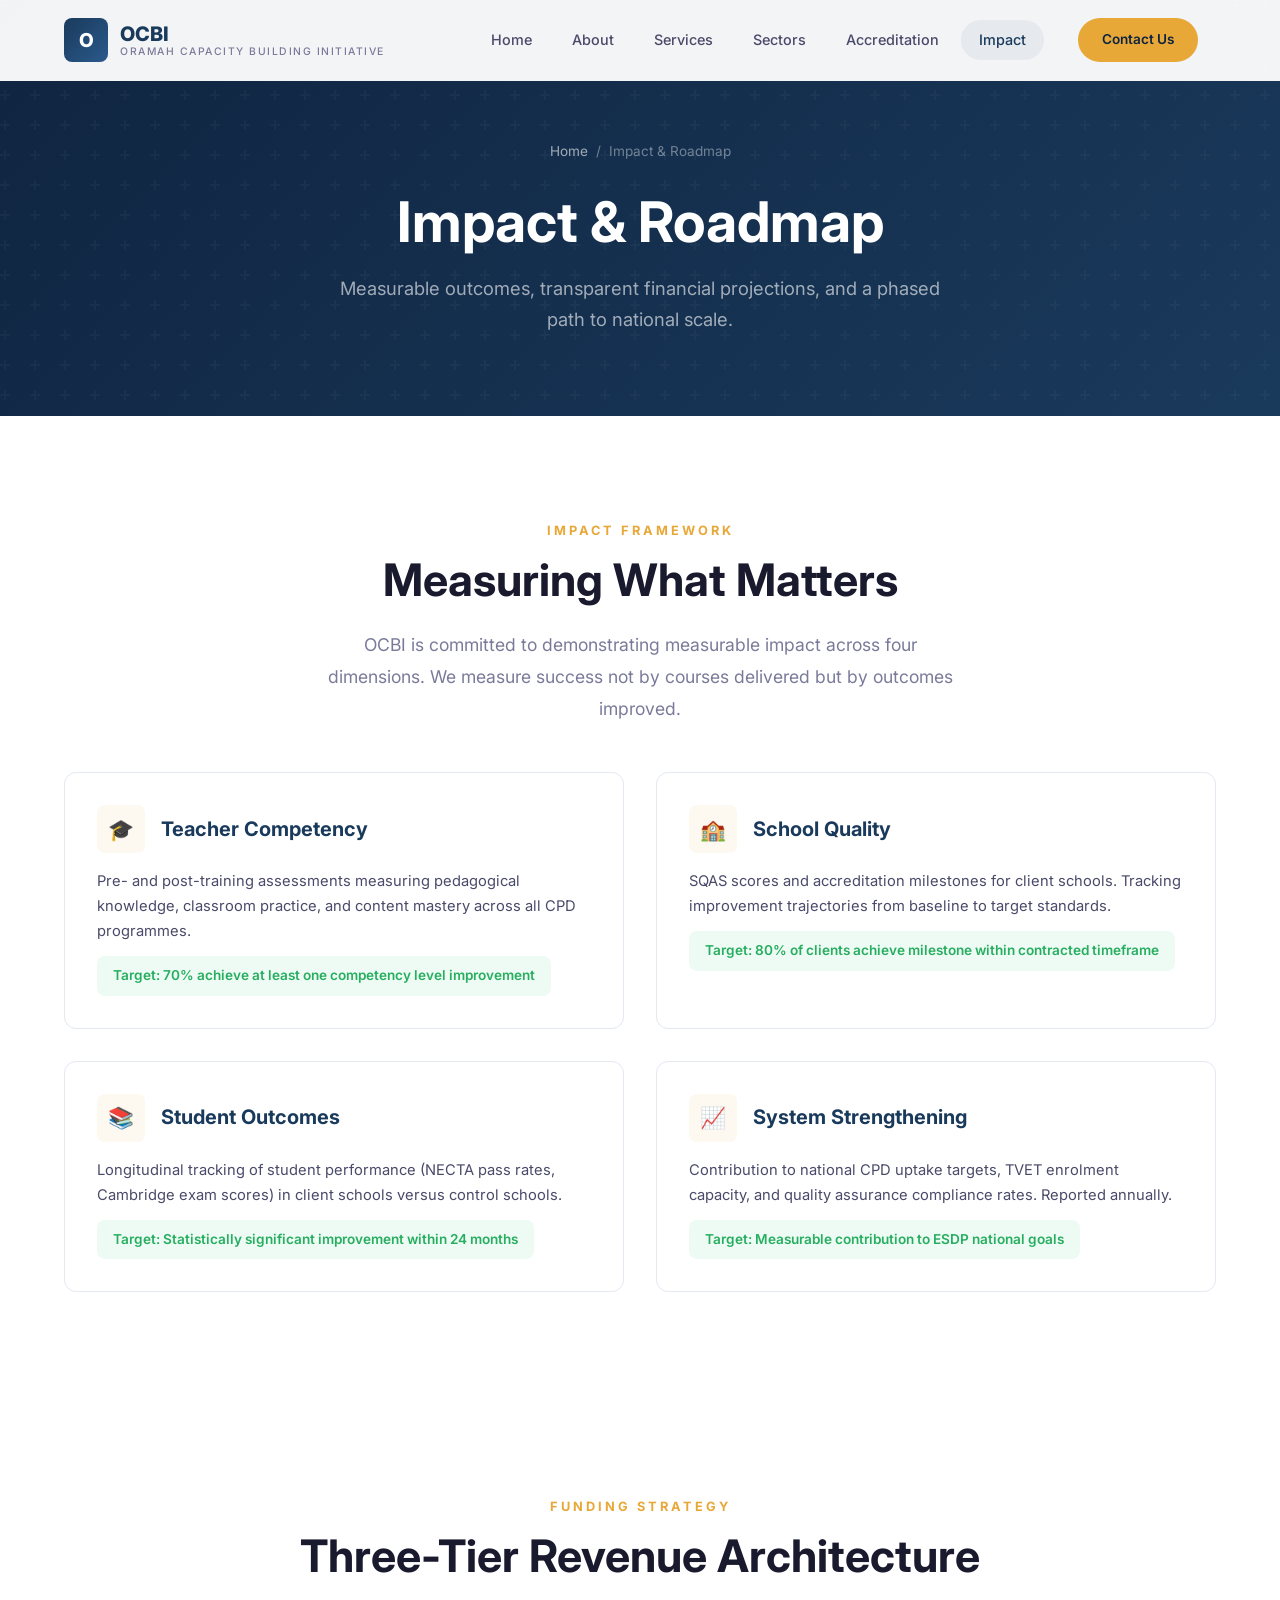
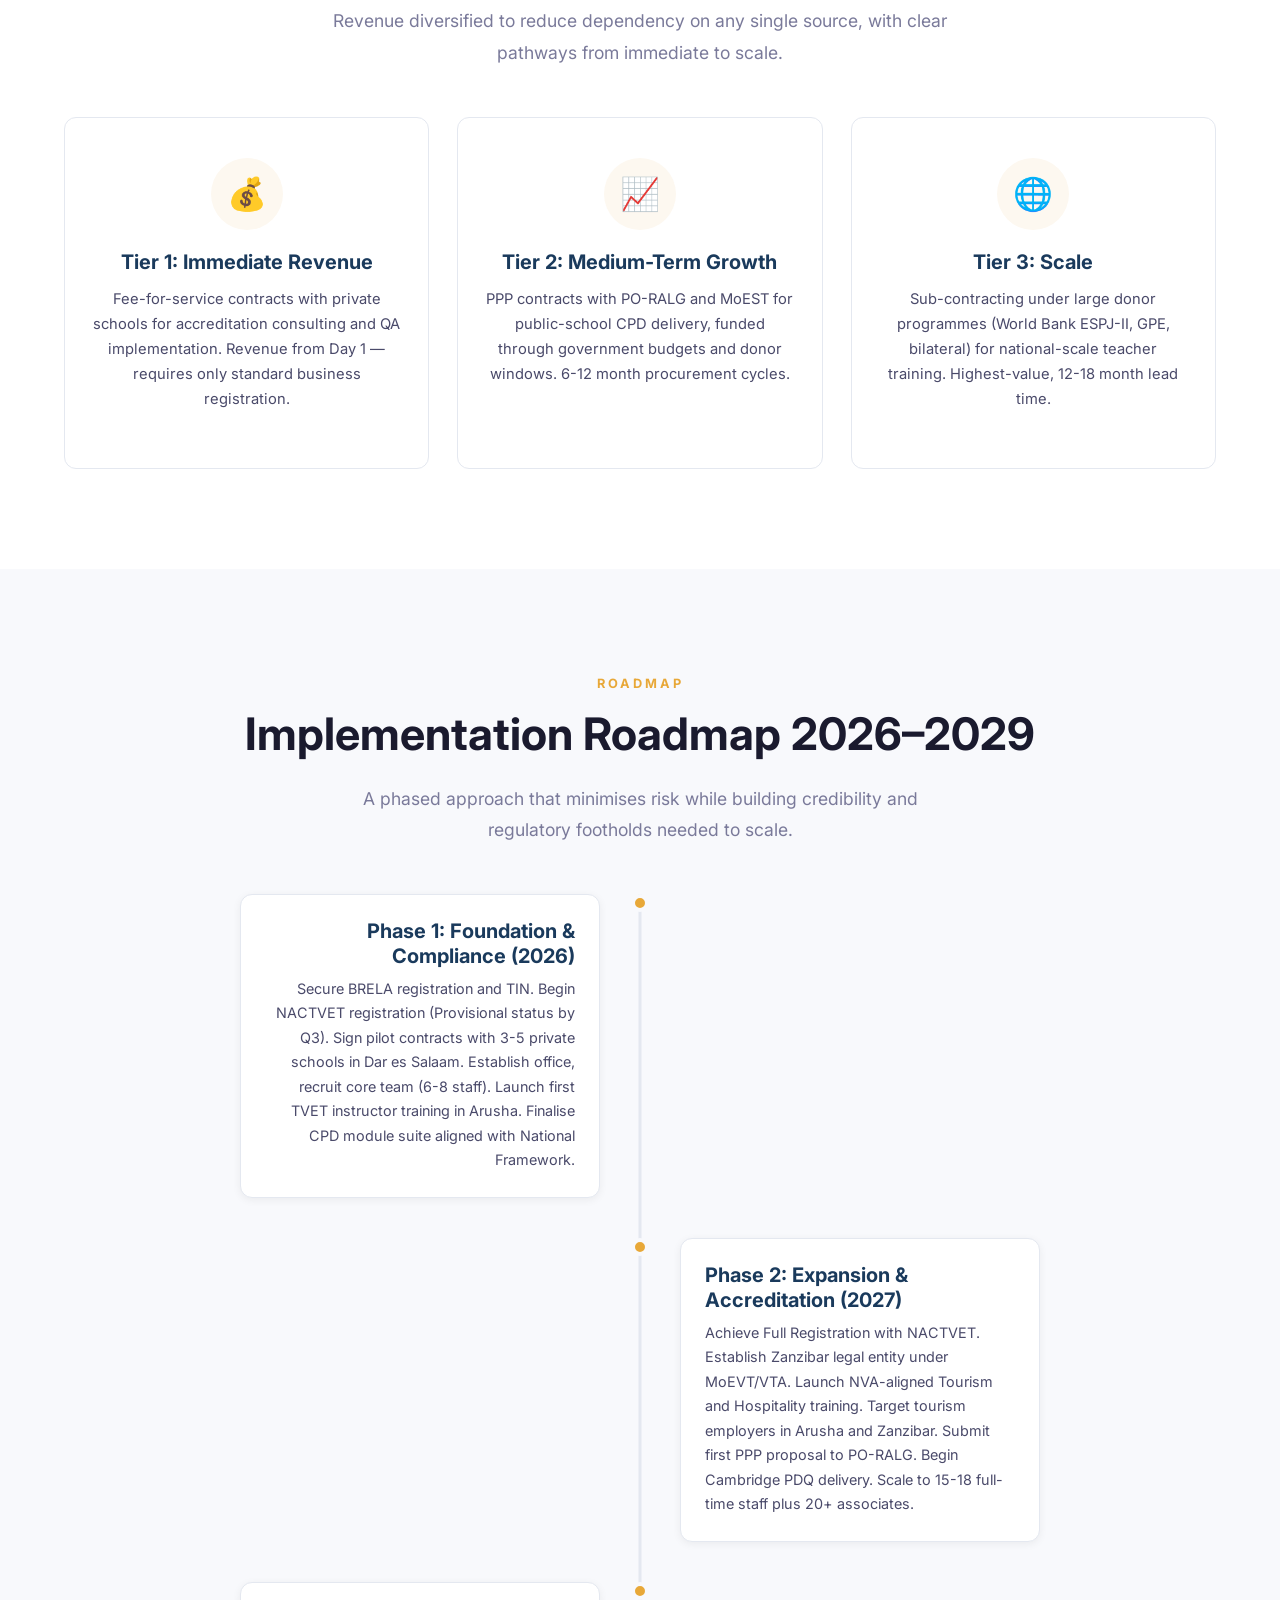
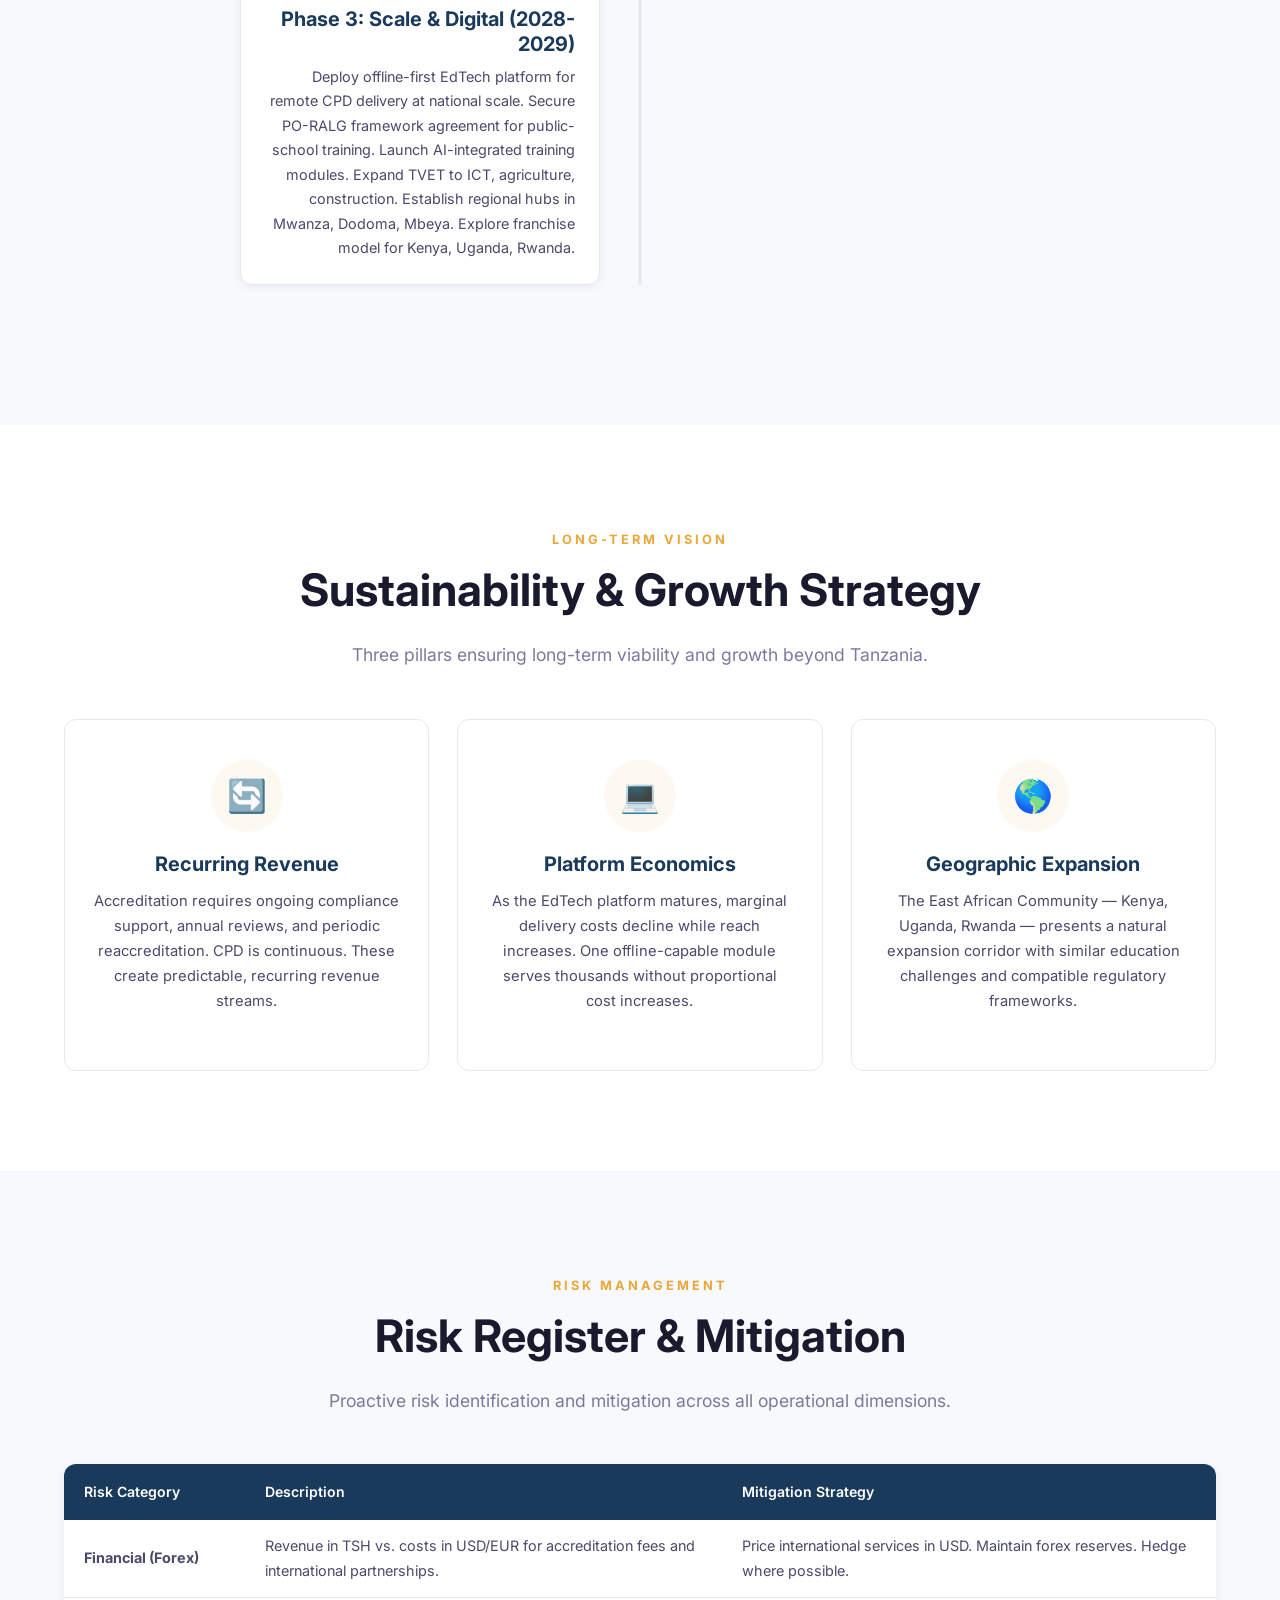
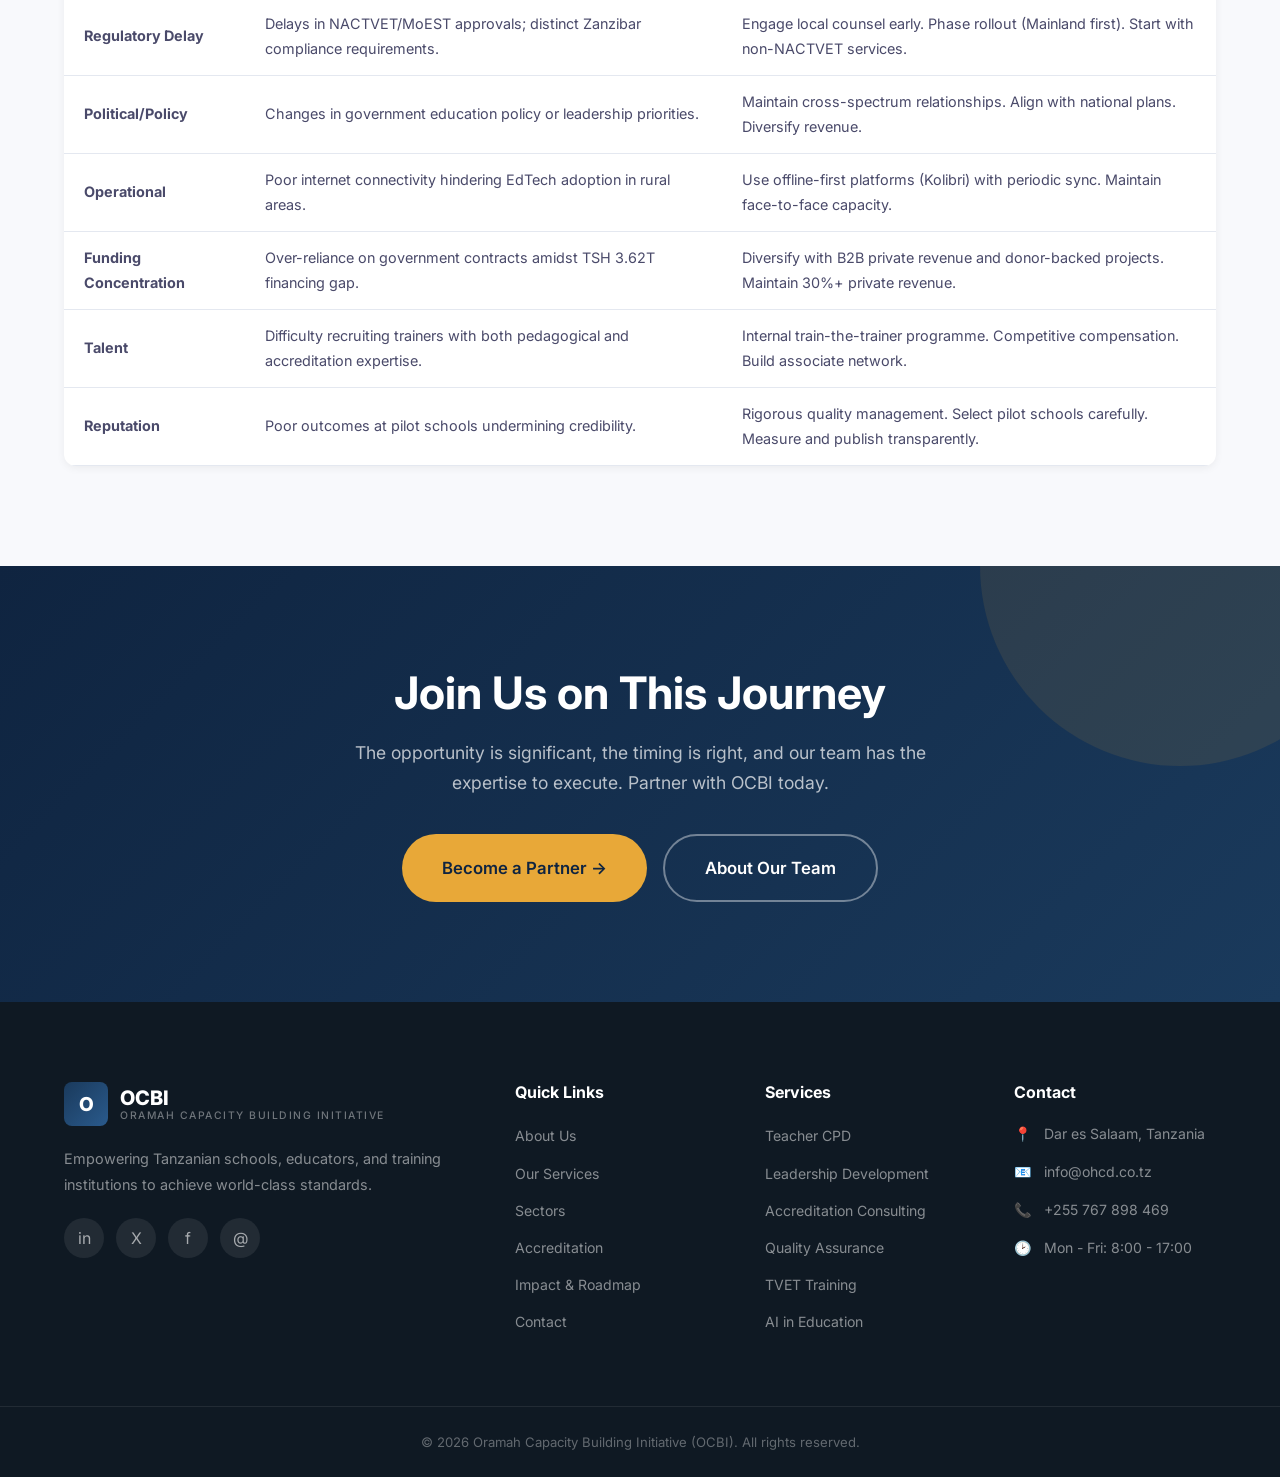
<file: docs/impact.html>
<!DOCTYPE html>
<html lang="en">
<head>
  <meta charset="UTF-8">
  <meta name="viewport" content="width=device-width, initial-scale=1.0">
  <title>Impact & Roadmap | OCBI - Oramah Capacity Building Initiative</title>
  <meta name="description" content="Explore OCBI's measurable impact framework, financial projections, implementation roadmap 2026-2029, and sustainability strategy.">
  <link rel="preconnect" href="https://fonts.googleapis.com">
  <link href="https://fonts.googleapis.com/css2?family=Inter:wght@400;500;600;700;800&display=swap" rel="stylesheet">
  <link rel="stylesheet" href="css/styles.css">
</head>
<body>

  <!-- ========== HEADER ========== -->
  <header class="header" id="header">
    <div class="container">
      <a href="index.html" class="logo">
        <div class="logo-icon">O</div>
        <div class="logo-text">OCBI<span>Oramah Capacity Building Initiative</span></div>
      </a>
      <nav class="nav-links" id="navLinks">
        <a href="index.html">Home</a>
        <a href="about.html">About</a>
        <a href="services.html">Services</a>
        <a href="sectors.html">Sectors</a>
        <a href="accreditation.html">Accreditation</a>
        <a href="impact.html" class="active">Impact</a>
        <a href="contact.html" class="nav-cta"><span class="btn btn-primary btn-sm">Contact Us</span></a>
      </nav>
      <button class="mobile-toggle" id="mobileToggle" aria-label="Toggle menu"><span></span><span></span><span></span></button>
    </div>
  </header>

  <!-- ========== PAGE HEADER ========== -->
  <section class="page-header">
    <div class="container">
      <div class="breadcrumb">
        <a href="index.html">Home</a><span>/</span><span>Impact & Roadmap</span>
      </div>
      <h1>Impact & Roadmap</h1>
      <p>Measurable outcomes, transparent financial projections, and a phased path to national scale.</p>
    </div>
  </section>

  <!-- ========== IMPACT MEASUREMENT ========== -->
  <section class="section">
    <div class="container">
      <div class="text-center fade-up">
        <span class="section-label">Impact Framework</span>
        <h2 class="section-title">Measuring What Matters</h2>
        <p class="section-subtitle">
          OCBI is committed to demonstrating measurable impact across four dimensions.
          We measure success not by courses delivered but by outcomes improved.
        </p>
      </div>

      <div class="impact-grid">
        <div class="impact-card fade-up">
          <div class="impact-card-header">
            <div class="impact-icon">&#127891;</div>
            <h4>Teacher Competency</h4>
          </div>
          <p>Pre- and post-training assessments measuring pedagogical knowledge, classroom practice, and content mastery across all CPD programmes.</p>
          <div class="impact-target">Target: 70% achieve at least one competency level improvement</div>
        </div>

        <div class="impact-card fade-up">
          <div class="impact-card-header">
            <div class="impact-icon">&#127979;</div>
            <h4>School Quality</h4>
          </div>
          <p>SQAS scores and accreditation milestones for client schools. Tracking improvement trajectories from baseline to target standards.</p>
          <div class="impact-target">Target: 80% of clients achieve milestone within contracted timeframe</div>
        </div>

        <div class="impact-card fade-up">
          <div class="impact-card-header">
            <div class="impact-icon">&#128218;</div>
            <h4>Student Outcomes</h4>
          </div>
          <p>Longitudinal tracking of student performance (NECTA pass rates, Cambridge exam scores) in client schools versus control schools.</p>
          <div class="impact-target">Target: Statistically significant improvement within 24 months</div>
        </div>

        <div class="impact-card fade-up">
          <div class="impact-card-header">
            <div class="impact-icon">&#128200;</div>
            <h4>System Strengthening</h4>
          </div>
          <p>Contribution to national CPD uptake targets, TVET enrolment capacity, and quality assurance compliance rates. Reported annually.</p>
          <div class="impact-target">Target: Measurable contribution to ESDP national goals</div>
        </div>
      </div>
    </div>
  </section>

  <!-- ========== FUNDING STRATEGY ========== -->
  <section class="section">
    <div class="container">
      <div class="text-center fade-up">
        <span class="section-label">Funding Strategy</span>
        <h2 class="section-title">Three-Tier Revenue Architecture</h2>
        <p class="section-subtitle">Revenue diversified to reduce dependency on any single source, with clear pathways from immediate to scale.</p>
      </div>

      <div class="values-grid">
        <div class="value-card fade-up">
          <div class="value-icon">&#128176;</div>
          <h4>Tier 1: Immediate Revenue</h4>
          <p>Fee-for-service contracts with private schools for accreditation consulting and QA implementation. Revenue from Day 1 &mdash; requires only standard business registration.</p>
        </div>
        <div class="value-card fade-up">
          <div class="value-icon">&#128200;</div>
          <h4>Tier 2: Medium-Term Growth</h4>
          <p>PPP contracts with PO-RALG and MoEST for public-school CPD delivery, funded through government budgets and donor windows. 6-12 month procurement cycles.</p>
        </div>
        <div class="value-card fade-up">
          <div class="value-icon">&#127760;</div>
          <h4>Tier 3: Scale</h4>
          <p>Sub-contracting under large donor programmes (World Bank ESPJ-II, GPE, bilateral) for national-scale teacher training. Highest-value, 12-18 month lead time.</p>
        </div>
      </div>
    </div>
  </section>

  <!-- ========== IMPLEMENTATION ROADMAP ========== -->
  <section class="section" style="background: var(--bg-light);">
    <div class="container">
      <div class="text-center fade-up">
        <span class="section-label">Roadmap</span>
        <h2 class="section-title">Implementation Roadmap 2026&ndash;2029</h2>
        <p class="section-subtitle">A phased approach that minimises risk while building credibility and regulatory footholds needed to scale.</p>
      </div>

      <div class="timeline">
        <div class="timeline-item fade-up">
          <div class="timeline-dot"></div>
          <div class="timeline-content">
            <h4>Phase 1: Foundation & Compliance (2026)</h4>
            <p>
              Secure BRELA registration and TIN. Begin NACTVET registration (Provisional status by Q3).
              Sign pilot contracts with 3-5 private schools in Dar es Salaam. Establish office, recruit
              core team (6-8 staff). Launch first TVET instructor training in Arusha. Finalise CPD
              module suite aligned with National Framework.
            </p>
          </div>
        </div>

        <div class="timeline-item fade-up">
          <div class="timeline-dot"></div>
          <div class="timeline-content">
            <h4>Phase 2: Expansion & Accreditation (2027)</h4>
            <p>
              Achieve Full Registration with NACTVET. Establish Zanzibar legal entity under MoEVT/VTA.
              Launch NVA-aligned Tourism and Hospitality training. Target tourism employers in Arusha
              and Zanzibar. Submit first PPP proposal to PO-RALG. Begin Cambridge PDQ delivery.
              Scale to 15-18 full-time staff plus 20+ associates.
            </p>
          </div>
        </div>

        <div class="timeline-item fade-up">
          <div class="timeline-dot"></div>
          <div class="timeline-content">
            <h4>Phase 3: Scale & Digital (2028-2029)</h4>
            <p>
              Deploy offline-first EdTech platform for remote CPD delivery at national scale. Secure
              PO-RALG framework agreement for public-school training. Launch AI-integrated training
              modules. Expand TVET to ICT, agriculture, construction. Establish regional hubs in
              Mwanza, Dodoma, Mbeya. Explore franchise model for Kenya, Uganda, Rwanda.
            </p>
          </div>
        </div>
      </div>
    </div>
  </section>

  <!-- ========== SUSTAINABILITY ========== -->
  <section class="section">
    <div class="container">
      <div class="text-center fade-up">
        <span class="section-label">Long-Term Vision</span>
        <h2 class="section-title">Sustainability & Growth Strategy</h2>
        <p class="section-subtitle">Three pillars ensuring long-term viability and growth beyond Tanzania.</p>
      </div>

      <div class="values-grid">
        <div class="value-card fade-up">
          <div class="value-icon">&#128260;</div>
          <h4>Recurring Revenue</h4>
          <p>Accreditation requires ongoing compliance support, annual reviews, and periodic reaccreditation. CPD is continuous. These create predictable, recurring revenue streams.</p>
        </div>
        <div class="value-card fade-up">
          <div class="value-icon">&#128187;</div>
          <h4>Platform Economics</h4>
          <p>As the EdTech platform matures, marginal delivery costs decline while reach increases. One offline-capable module serves thousands without proportional cost increases.</p>
        </div>
        <div class="value-card fade-up">
          <div class="value-icon">&#127758;</div>
          <h4>Geographic Expansion</h4>
          <p>The East African Community &mdash; Kenya, Uganda, Rwanda &mdash; presents a natural expansion corridor with similar education challenges and compatible regulatory frameworks.</p>
        </div>
      </div>
    </div>
  </section>

  <!-- ========== RISK REGISTER ========== -->
  <section class="section" style="background: var(--bg-light);">
    <div class="container">
      <div class="text-center fade-up">
        <span class="section-label">Risk Management</span>
        <h2 class="section-title">Risk Register & Mitigation</h2>
        <p class="section-subtitle">Proactive risk identification and mitigation across all operational dimensions.</p>
      </div>

      <table class="projections-table fade-up" style="margin-top: 48px;">
        <thead>
          <tr>
            <th>Risk Category</th>
            <th>Description</th>
            <th>Mitigation Strategy</th>
          </tr>
        </thead>
        <tbody>
          <tr>
            <td><strong>Financial (Forex)</strong></td>
            <td>Revenue in TSH vs. costs in USD/EUR for accreditation fees and international partnerships.</td>
            <td>Price international services in USD. Maintain forex reserves. Hedge where possible.</td>
          </tr>
          <tr>
            <td><strong>Regulatory Delay</strong></td>
            <td>Delays in NACTVET/MoEST approvals; distinct Zanzibar compliance requirements.</td>
            <td>Engage local counsel early. Phase rollout (Mainland first). Start with non-NACTVET services.</td>
          </tr>
          <tr>
            <td><strong>Political/Policy</strong></td>
            <td>Changes in government education policy or leadership priorities.</td>
            <td>Maintain cross-spectrum relationships. Align with national plans. Diversify revenue.</td>
          </tr>
          <tr>
            <td><strong>Operational</strong></td>
            <td>Poor internet connectivity hindering EdTech adoption in rural areas.</td>
            <td>Use offline-first platforms (Kolibri) with periodic sync. Maintain face-to-face capacity.</td>
          </tr>
          <tr>
            <td><strong>Funding Concentration</strong></td>
            <td>Over-reliance on government contracts amidst TSH 3.62T financing gap.</td>
            <td>Diversify with B2B private revenue and donor-backed projects. Maintain 30%+ private revenue.</td>
          </tr>
          <tr>
            <td><strong>Talent</strong></td>
            <td>Difficulty recruiting trainers with both pedagogical and accreditation expertise.</td>
            <td>Internal train-the-trainer programme. Competitive compensation. Build associate network.</td>
          </tr>
          <tr>
            <td><strong>Reputation</strong></td>
            <td>Poor outcomes at pilot schools undermining credibility.</td>
            <td>Rigorous quality management. Select pilot schools carefully. Measure and publish transparently.</td>
          </tr>
        </tbody>
      </table>
    </div>
  </section>

  <!-- ========== CTA ========== -->
  <section class="section cta-section">
    <div class="container" style="position: relative; z-index: 2;">
      <div class="fade-up">
        <h2>Join Us on This Journey</h2>
        <p>The opportunity is significant, the timing is right, and our team has the expertise to execute. Partner with OCBI today.</p>
        <div class="cta-buttons">
          <a href="contact.html" class="btn btn-primary btn-lg">Become a Partner &rarr;</a>
          <a href="about.html" class="btn btn-secondary btn-lg">About Our Team</a>
        </div>
      </div>
    </div>
  </section>

  <!-- ========== FOOTER ========== -->
  <footer class="footer">
    <div class="container">
      <div class="footer-grid">
        <div class="footer-about">
          <a href="index.html" class="logo" style="margin-bottom: 20px;">
            <div class="logo-icon">O</div>
            <div class="logo-text" style="color: white;">OCBI<span style="color: rgba(255,255,255,0.4);">Oramah Capacity Building Initiative</span></div>
          </a>
          <p>Empowering Tanzanian schools, educators, and training institutions to achieve world-class standards.</p>
          <div class="footer-social"><a href="#">in</a><a href="#">X</a><a href="#">f</a><a href="#">@</a></div>
        </div>
        <div><h4>Quick Links</h4><ul><li><a href="about.html">About Us</a></li><li><a href="services.html">Our Services</a></li><li><a href="sectors.html">Sectors</a></li><li><a href="accreditation.html">Accreditation</a></li><li><a href="impact.html">Impact & Roadmap</a></li><li><a href="contact.html">Contact</a></li></ul></div>
        <div><h4>Services</h4><ul><li><a href="services.html">Teacher CPD</a></li><li><a href="services.html">Leadership Development</a></li><li><a href="services.html">Accreditation Consulting</a></li><li><a href="services.html">Quality Assurance</a></li><li><a href="services.html">TVET Training</a></li><li><a href="services.html">AI in Education</a></li></ul></div>
        <div><h4>Contact</h4><div class="footer-contact-item"><span class="icon">&#128205;</span><span>Dar es Salaam, Tanzania</span></div><div class="footer-contact-item"><span class="icon">&#128231;</span><span>info@ohcd.co.tz</span></div><div class="footer-contact-item"><span class="icon">&#128222;</span><span>+255 767 898 469</span></div><div class="footer-contact-item"><span class="icon">&#128337;</span><span>Mon - Fri: 8:00 - 17:00</span></div></div>
      </div>
    </div>
    <div class="footer-bottom"><div class="container">&copy; 2026 Oramah Capacity Building Initiative (OCBI). All rights reserved.</div></div>
  </footer>

  <script src="js/main.js"></script>
</body>
</html>
</file>
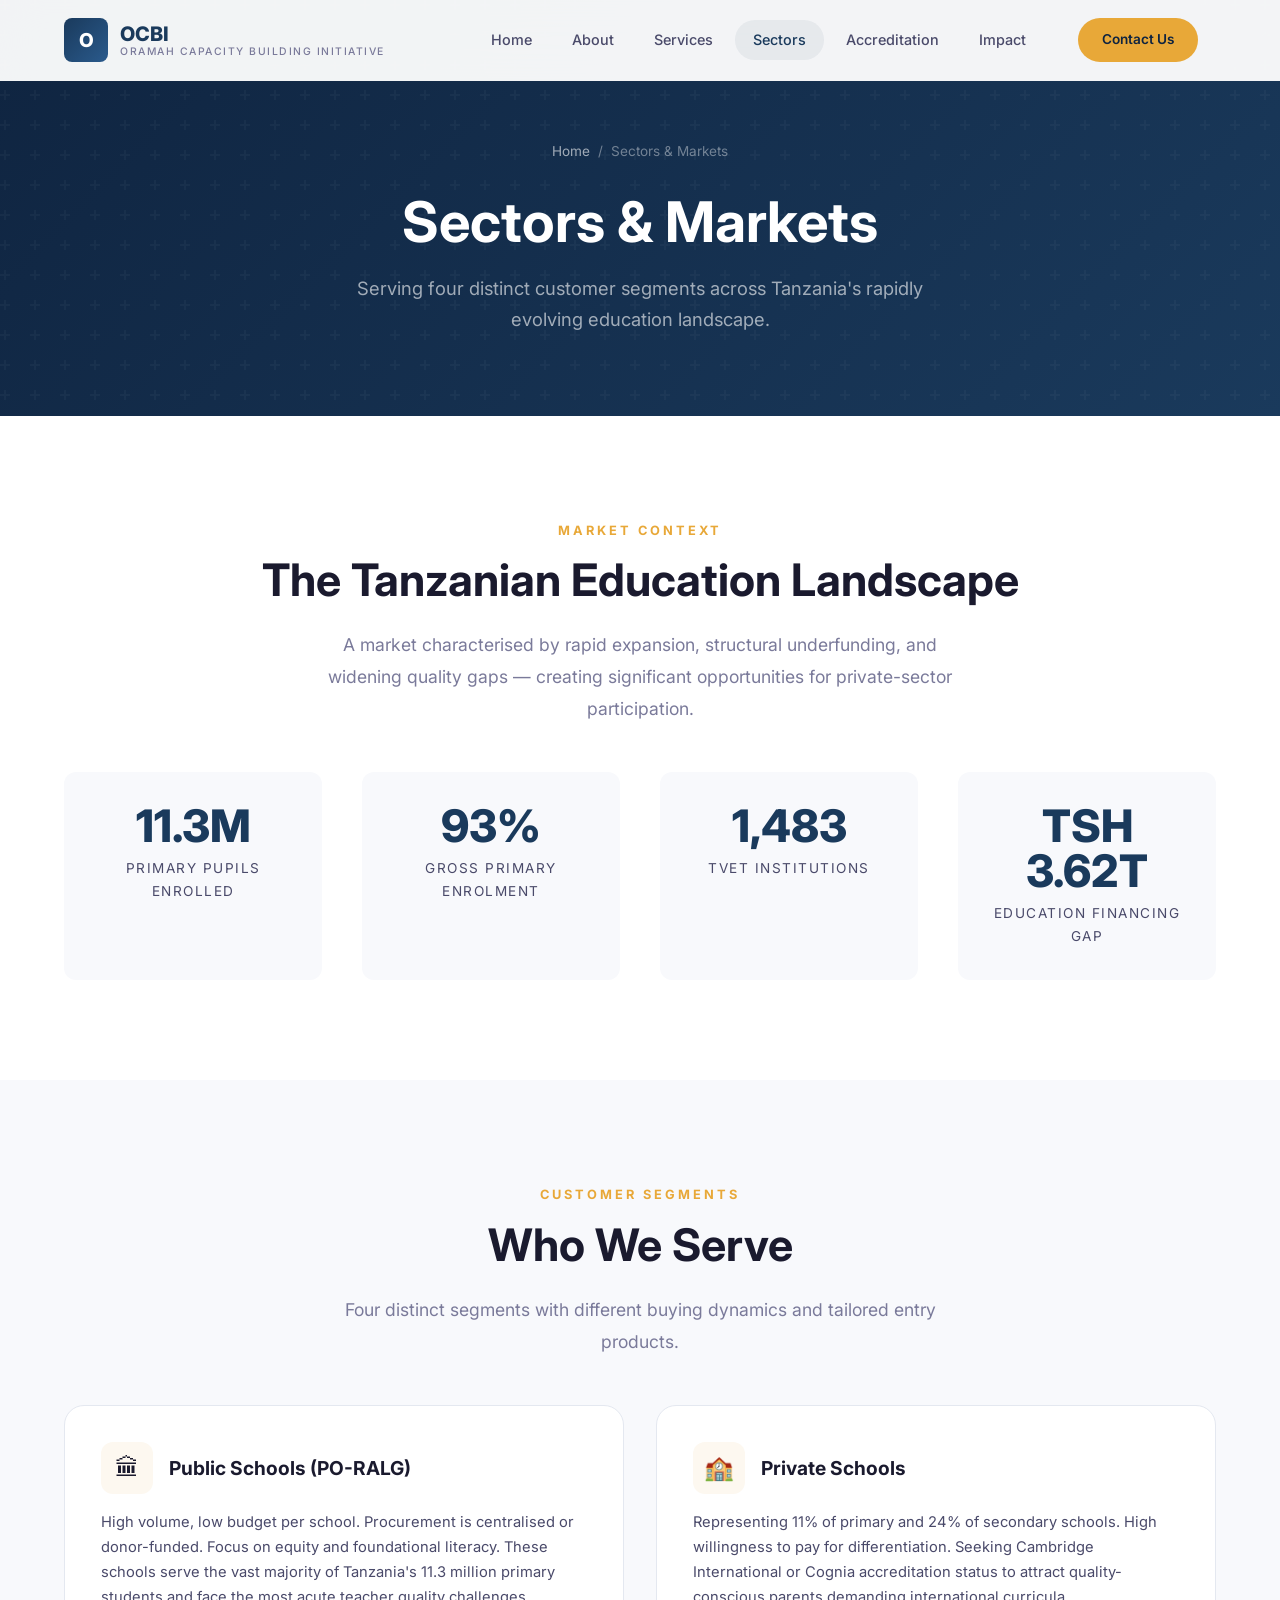
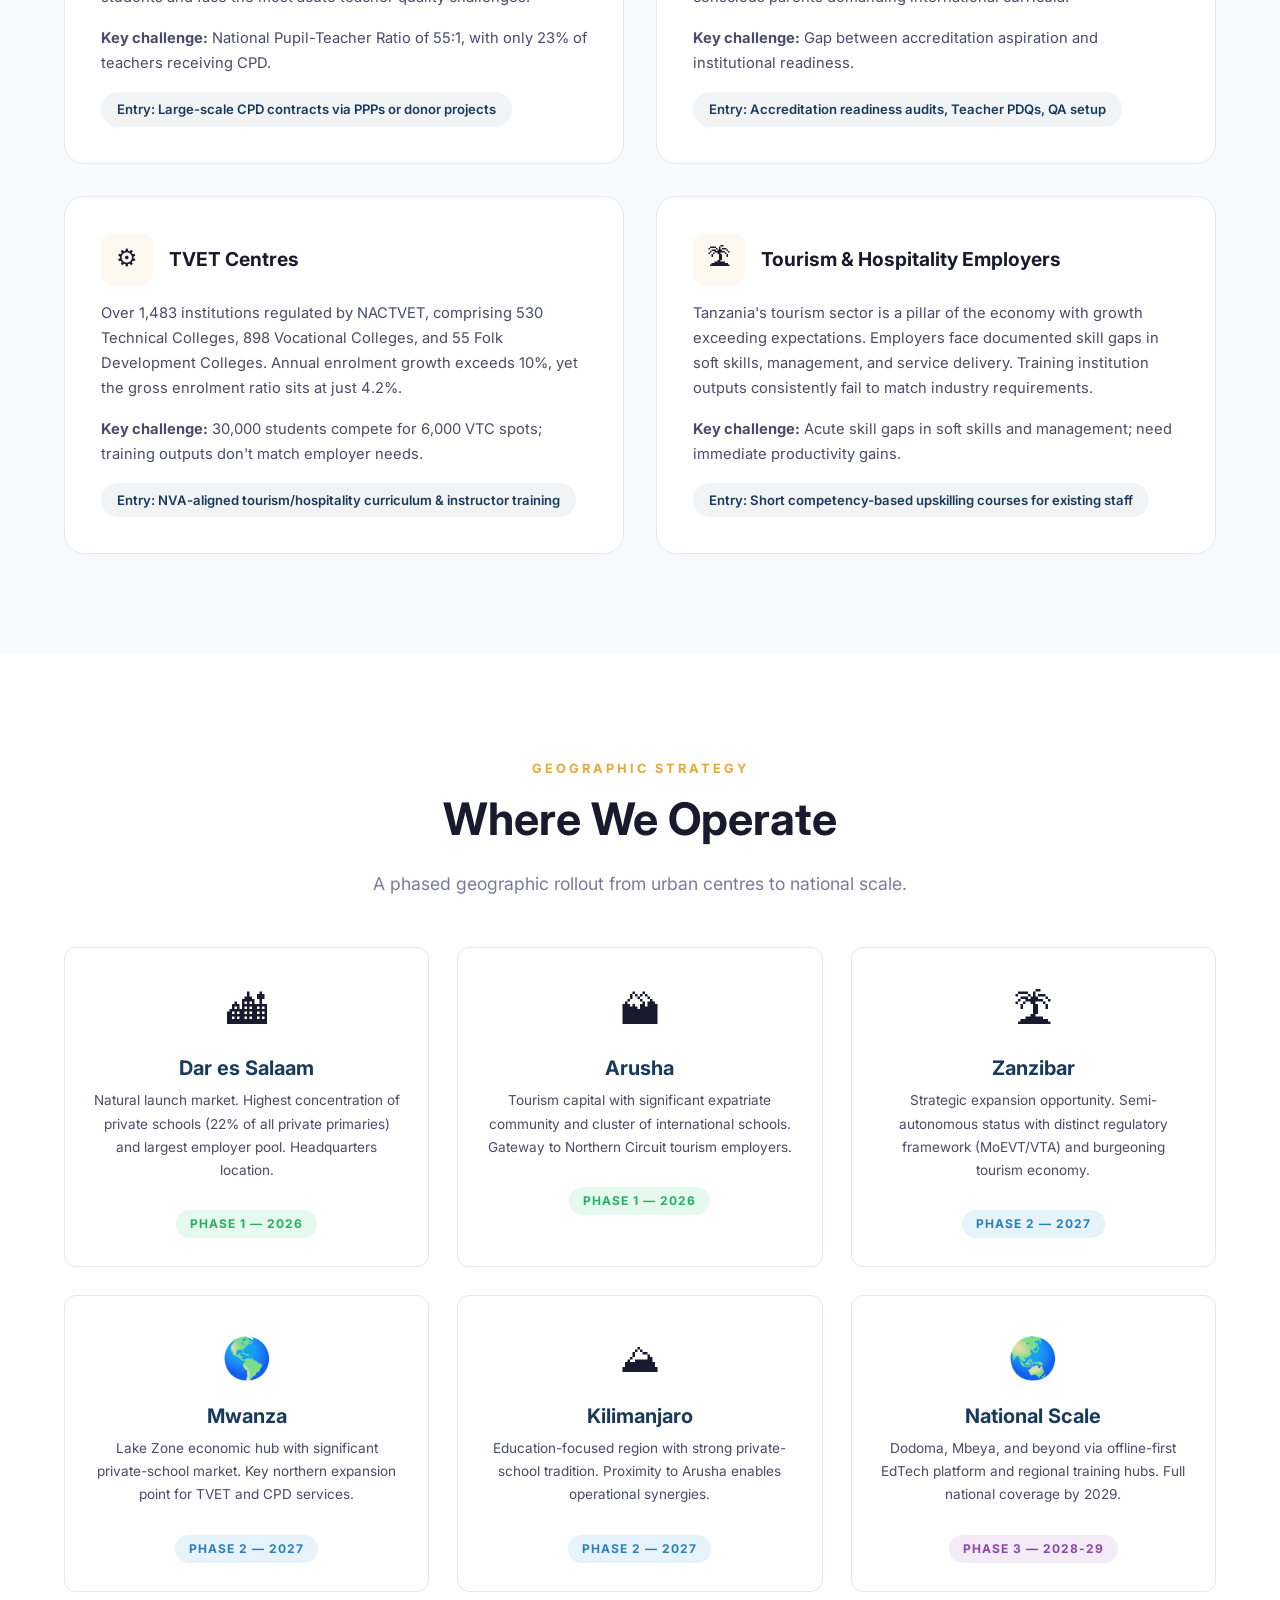
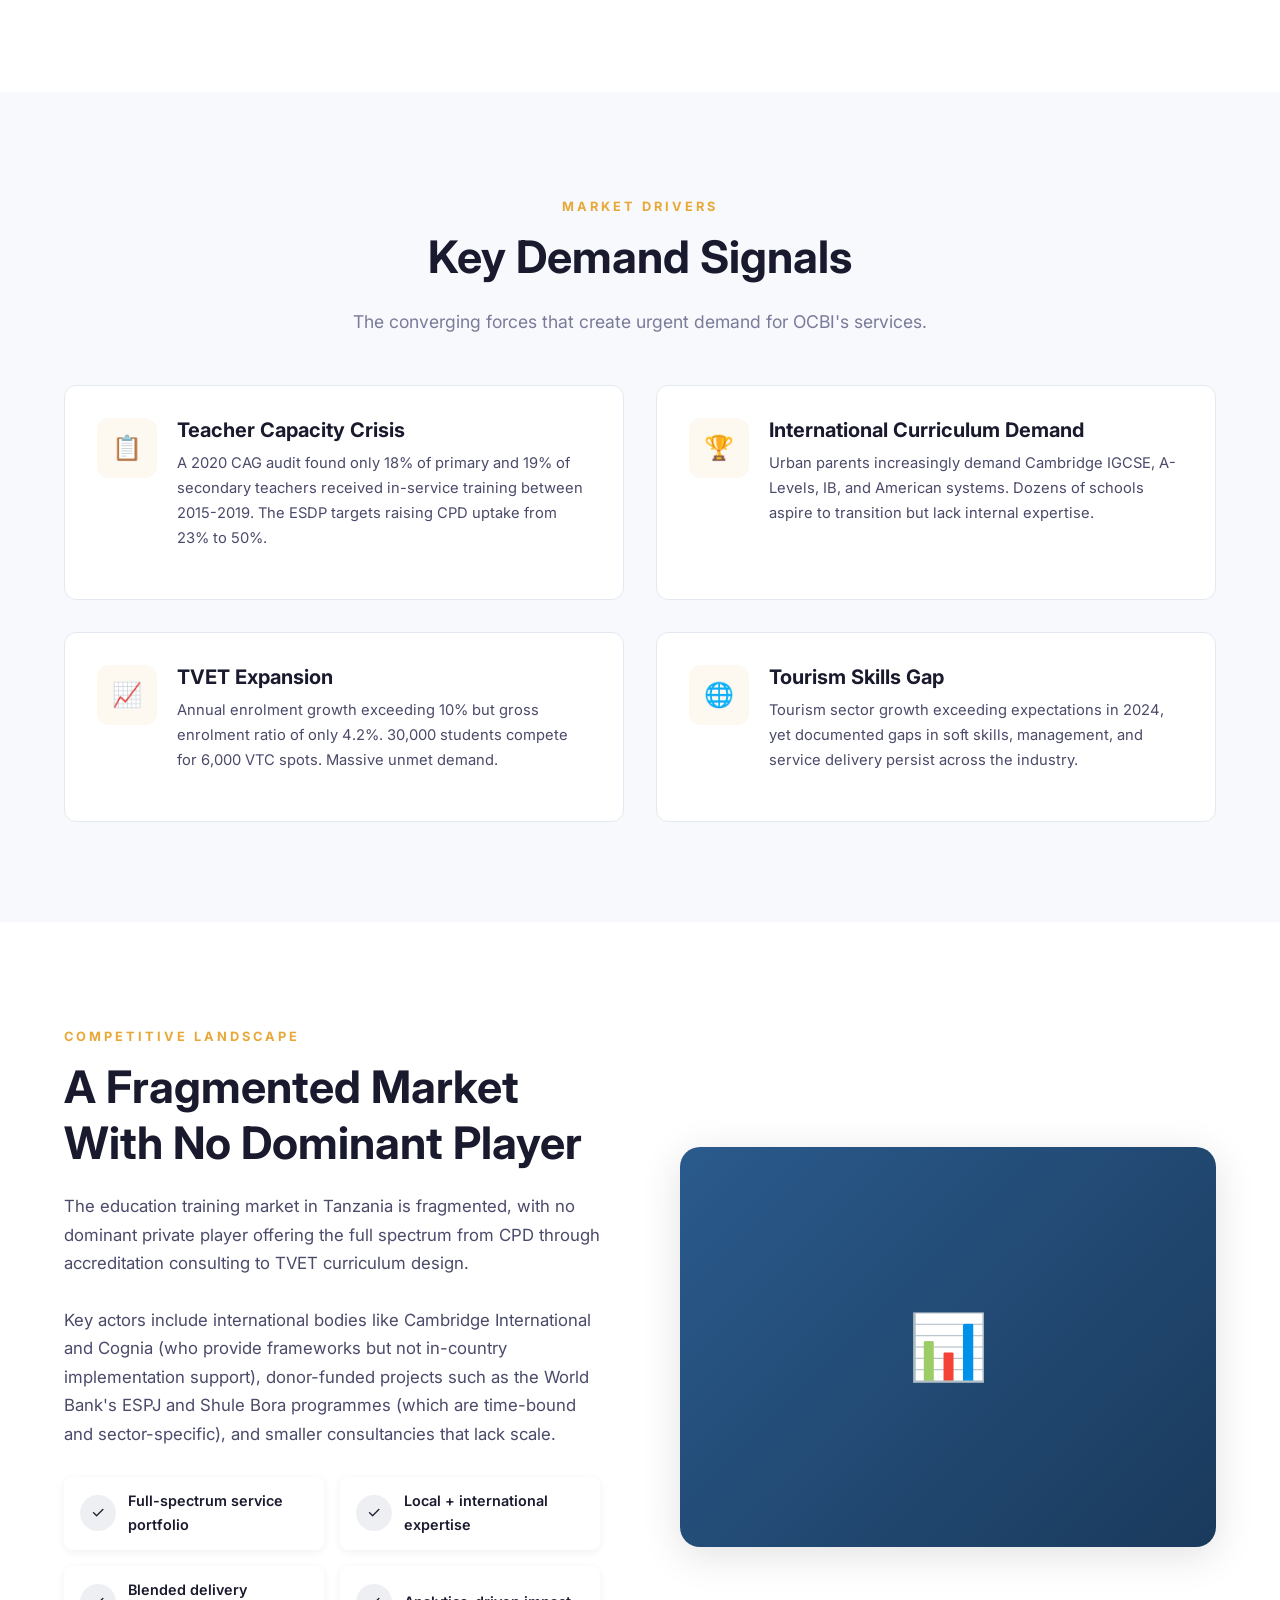
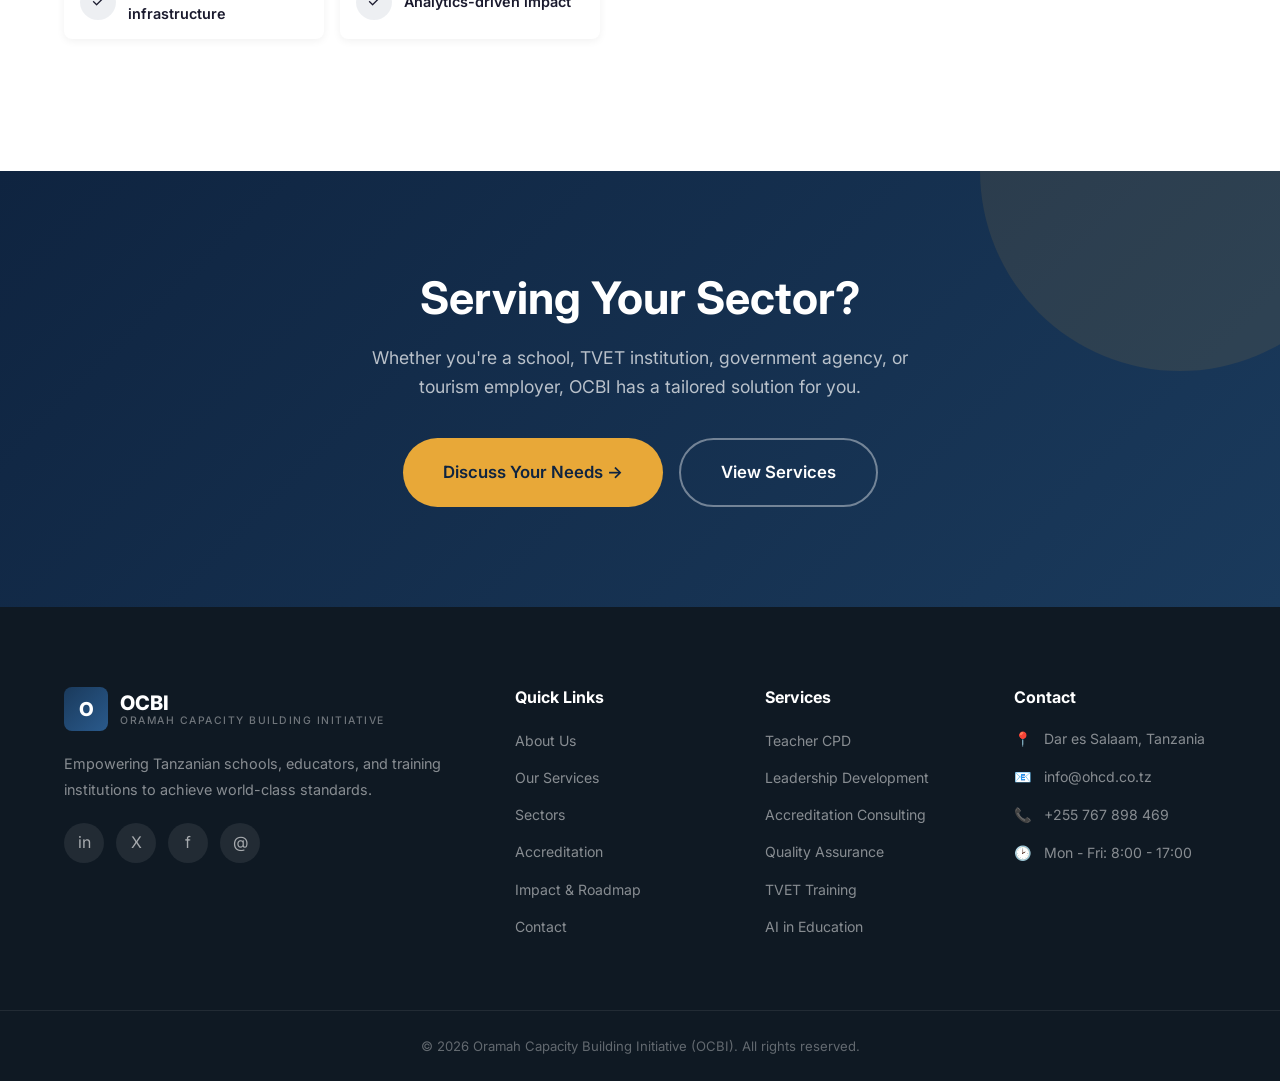
<file: docs/sectors.html>
<!DOCTYPE html>
<html lang="en">
<head>
  <meta charset="UTF-8">
  <meta name="viewport" content="width=device-width, initial-scale=1.0">
  <title>Sectors & Markets | OCBI - Oramah Capacity Building Initiative</title>
  <meta name="description" content="Discover the market segments and geographic regions OCBI serves: public schools, private schools, TVET centres, and tourism employers across Tanzania.">
  <link rel="preconnect" href="https://fonts.googleapis.com">
  <link href="https://fonts.googleapis.com/css2?family=Inter:wght@400;500;600;700;800&display=swap" rel="stylesheet">
  <link rel="stylesheet" href="css/styles.css">
</head>
<body>

  <!-- ========== HEADER ========== -->
  <header class="header" id="header">
    <div class="container">
      <a href="index.html" class="logo">
        <div class="logo-icon">O</div>
        <div class="logo-text">OCBI<span>Oramah Capacity Building Initiative</span></div>
      </a>
      <nav class="nav-links" id="navLinks">
        <a href="index.html">Home</a>
        <a href="about.html">About</a>
        <a href="services.html">Services</a>
        <a href="sectors.html" class="active">Sectors</a>
        <a href="accreditation.html">Accreditation</a>
        <a href="impact.html">Impact</a>
        <a href="contact.html" class="nav-cta"><span class="btn btn-primary btn-sm">Contact Us</span></a>
      </nav>
      <button class="mobile-toggle" id="mobileToggle" aria-label="Toggle menu"><span></span><span></span><span></span></button>
    </div>
  </header>

  <!-- ========== PAGE HEADER ========== -->
  <section class="page-header">
    <div class="container">
      <div class="breadcrumb">
        <a href="index.html">Home</a><span>/</span><span>Sectors & Markets</span>
      </div>
      <h1>Sectors & Markets</h1>
      <p>Serving four distinct customer segments across Tanzania's rapidly evolving education landscape.</p>
    </div>
  </section>

  <!-- ========== MARKET OVERVIEW ========== -->
  <section class="section">
    <div class="container">
      <div class="text-center fade-up">
        <span class="section-label">Market Context</span>
        <h2 class="section-title">The Tanzanian Education Landscape</h2>
        <p class="section-subtitle">
          A market characterised by rapid expansion, structural underfunding, and widening quality gaps
          &mdash; creating significant opportunities for private-sector participation.
        </p>
      </div>

      <div class="stats-grid" style="margin-top: 48px;">
        <div class="stat-item fade-up" style="background: var(--bg-light); padding: 32px; border-radius: var(--radius-md);">
          <div class="stat-number" style="color: var(--primary);">11.3M</div>
          <div class="stat-label" style="color: var(--text-medium);">Primary Pupils Enrolled</div>
        </div>
        <div class="stat-item fade-up" style="background: var(--bg-light); padding: 32px; border-radius: var(--radius-md);">
          <div class="stat-number" style="color: var(--primary);">93%</div>
          <div class="stat-label" style="color: var(--text-medium);">Gross Primary Enrolment</div>
        </div>
        <div class="stat-item fade-up" style="background: var(--bg-light); padding: 32px; border-radius: var(--radius-md);">
          <div class="stat-number" style="color: var(--primary);">1,483</div>
          <div class="stat-label" style="color: var(--text-medium);">TVET Institutions</div>
        </div>
        <div class="stat-item fade-up" style="background: var(--bg-light); padding: 32px; border-radius: var(--radius-md);">
          <div class="stat-number" style="color: var(--primary);">TSH 3.62T</div>
          <div class="stat-label" style="color: var(--text-medium);">Education Financing Gap</div>
        </div>
      </div>
    </div>
  </section>

  <!-- ========== TARGET SEGMENTS ========== -->
  <section class="section" style="background: var(--bg-light);">
    <div class="container">
      <div class="text-center fade-up">
        <span class="section-label">Customer Segments</span>
        <h2 class="section-title">Who We Serve</h2>
        <p class="section-subtitle">Four distinct segments with different buying dynamics and tailored entry products.</p>
      </div>

      <div class="segment-cards">
        <div class="segment-card fade-up">
          <div class="segment-card-header">
            <div class="segment-icon">&#127963;</div>
            <h3>Public Schools (PO-RALG)</h3>
          </div>
          <p>
            High volume, low budget per school. Procurement is centralised or donor-funded. Focus on equity
            and foundational literacy. These schools serve the vast majority of Tanzania's 11.3 million
            primary students and face the most acute teacher quality challenges.
          </p>
          <p><strong>Key challenge:</strong> National Pupil-Teacher Ratio of 55:1, with only 23% of teachers receiving CPD.</p>
          <div class="segment-entry">Entry: Large-scale CPD contracts via PPPs or donor projects</div>
        </div>

        <div class="segment-card fade-up">
          <div class="segment-card-header">
            <div class="segment-icon">&#127979;</div>
            <h3>Private Schools</h3>
          </div>
          <p>
            Representing 11% of primary and 24% of secondary schools. High willingness to pay for
            differentiation. Seeking Cambridge International or Cognia accreditation status to attract
            quality-conscious parents demanding international curricula.
          </p>
          <p><strong>Key challenge:</strong> Gap between accreditation aspiration and institutional readiness.</p>
          <div class="segment-entry">Entry: Accreditation readiness audits, Teacher PDQs, QA setup</div>
        </div>

        <div class="segment-card fade-up">
          <div class="segment-card-header">
            <div class="segment-icon">&#9881;</div>
            <h3>TVET Centres</h3>
          </div>
          <p>
            Over 1,483 institutions regulated by NACTVET, comprising 530 Technical Colleges, 898 Vocational
            Colleges, and 55 Folk Development Colleges. Annual enrolment growth exceeds 10%, yet the gross
            enrolment ratio sits at just 4.2%.
          </p>
          <p><strong>Key challenge:</strong> 30,000 students compete for 6,000 VTC spots; training outputs don't match employer needs.</p>
          <div class="segment-entry">Entry: NVA-aligned tourism/hospitality curriculum & instructor training</div>
        </div>

        <div class="segment-card fade-up">
          <div class="segment-card-header">
            <div class="segment-icon">&#127965;</div>
            <h3>Tourism & Hospitality Employers</h3>
          </div>
          <p>
            Tanzania's tourism sector is a pillar of the economy with growth exceeding expectations.
            Employers face documented skill gaps in soft skills, management, and service delivery.
            Training institution outputs consistently fail to match industry requirements.
          </p>
          <p><strong>Key challenge:</strong> Acute skill gaps in soft skills and management; need immediate productivity gains.</p>
          <div class="segment-entry">Entry: Short competency-based upskilling courses for existing staff</div>
        </div>
      </div>
    </div>
  </section>

  <!-- ========== GEOGRAPHIC PRIORITIES ========== -->
  <section class="section">
    <div class="container">
      <div class="text-center fade-up">
        <span class="section-label">Geographic Strategy</span>
        <h2 class="section-title">Where We Operate</h2>
        <p class="section-subtitle">A phased geographic rollout from urban centres to national scale.</p>
      </div>

      <div class="geo-grid">
        <div class="geo-card fade-up">
          <div class="geo-emoji">&#127961;</div>
          <h4>Dar es Salaam</h4>
          <p>Natural launch market. Highest concentration of private schools (22% of all private primaries) and largest employer pool. Headquarters location.</p>
          <span class="phase-badge phase-1">Phase 1 &mdash; 2026</span>
        </div>
        <div class="geo-card fade-up">
          <div class="geo-emoji">&#127956;</div>
          <h4>Arusha</h4>
          <p>Tourism capital with significant expatriate community and cluster of international schools. Gateway to Northern Circuit tourism employers.</p>
          <span class="phase-badge phase-1">Phase 1 &mdash; 2026</span>
        </div>
        <div class="geo-card fade-up">
          <div class="geo-emoji">&#127965;</div>
          <h4>Zanzibar</h4>
          <p>Strategic expansion opportunity. Semi-autonomous status with distinct regulatory framework (MoEVT/VTA) and burgeoning tourism economy.</p>
          <span class="phase-badge phase-2">Phase 2 &mdash; 2027</span>
        </div>
        <div class="geo-card fade-up">
          <div class="geo-emoji">&#127758;</div>
          <h4>Mwanza</h4>
          <p>Lake Zone economic hub with significant private-school market. Key northern expansion point for TVET and CPD services.</p>
          <span class="phase-badge phase-2">Phase 2 &mdash; 2027</span>
        </div>
        <div class="geo-card fade-up">
          <div class="geo-emoji">&#9968;</div>
          <h4>Kilimanjaro</h4>
          <p>Education-focused region with strong private-school tradition. Proximity to Arusha enables operational synergies.</p>
          <span class="phase-badge phase-2">Phase 2 &mdash; 2027</span>
        </div>
        <div class="geo-card fade-up">
          <div class="geo-emoji">&#127759;</div>
          <h4>National Scale</h4>
          <p>Dodoma, Mbeya, and beyond via offline-first EdTech platform and regional training hubs. Full national coverage by 2029.</p>
          <span class="phase-badge phase-3">Phase 3 &mdash; 2028-29</span>
        </div>
      </div>
    </div>
  </section>

  <!-- ========== MARKET CHALLENGES ========== -->
  <section class="section" style="background: var(--bg-light);">
    <div class="container">
      <div class="text-center fade-up">
        <span class="section-label">Market Drivers</span>
        <h2 class="section-title">Key Demand Signals</h2>
        <p class="section-subtitle">The converging forces that create urgent demand for OCBI's services.</p>
      </div>

      <div class="why-grid">
        <div class="why-card fade-up">
          <div class="why-icon">&#128203;</div>
          <div>
            <h4>Teacher Capacity Crisis</h4>
            <p>A 2020 CAG audit found only 18% of primary and 19% of secondary teachers received in-service training between 2015-2019. The ESDP targets raising CPD uptake from 23% to 50%.</p>
          </div>
        </div>
        <div class="why-card fade-up">
          <div class="why-icon">&#127942;</div>
          <div>
            <h4>International Curriculum Demand</h4>
            <p>Urban parents increasingly demand Cambridge IGCSE, A-Levels, IB, and American systems. Dozens of schools aspire to transition but lack internal expertise.</p>
          </div>
        </div>
        <div class="why-card fade-up">
          <div class="why-icon">&#128200;</div>
          <div>
            <h4>TVET Expansion</h4>
            <p>Annual enrolment growth exceeding 10% but gross enrolment ratio of only 4.2%. 30,000 students compete for 6,000 VTC spots. Massive unmet demand.</p>
          </div>
        </div>
        <div class="why-card fade-up">
          <div class="why-icon">&#127760;</div>
          <div>
            <h4>Tourism Skills Gap</h4>
            <p>Tourism sector growth exceeding expectations in 2024, yet documented gaps in soft skills, management, and service delivery persist across the industry.</p>
          </div>
        </div>
      </div>
    </div>
  </section>

  <!-- ========== COMPETITIVE LANDSCAPE ========== -->
  <section class="section">
    <div class="container">
      <div class="about-grid">
        <div class="about-text fade-up">
          <span class="section-label">Competitive Landscape</span>
          <h2 class="section-title">A Fragmented Market With No Dominant Player</h2>
          <p>
            The education training market in Tanzania is fragmented, with no dominant private player
            offering the full spectrum from CPD through accreditation consulting to TVET curriculum design.
          </p>
          <p>
            Key actors include international bodies like Cambridge International and Cognia (who provide
            frameworks but not in-country implementation support), donor-funded projects such as the
            World Bank's ESPJ and Shule Bora programmes (which are time-bound and sector-specific),
            and smaller consultancies that lack scale.
          </p>
          <div class="about-features">
            <div class="about-feature">
              <div class="about-feature-icon">&#10003;</div>
              <span>Full-spectrum service portfolio</span>
            </div>
            <div class="about-feature">
              <div class="about-feature-icon">&#10003;</div>
              <span>Local + international expertise</span>
            </div>
            <div class="about-feature">
              <div class="about-feature-icon">&#10003;</div>
              <span>Blended delivery infrastructure</span>
            </div>
            <div class="about-feature">
              <div class="about-feature-icon">&#10003;</div>
              <span>Analytics-driven impact</span>
            </div>
          </div>
        </div>
        <div class="about-image fade-up">
          <div class="about-image-main">&#128202;</div>
        </div>
      </div>
    </div>
  </section>

  <!-- ========== CTA ========== -->
  <section class="section cta-section">
    <div class="container" style="position: relative; z-index: 2;">
      <div class="fade-up">
        <h2>Serving Your Sector?</h2>
        <p>Whether you're a school, TVET institution, government agency, or tourism employer, OCBI has a tailored solution for you.</p>
        <div class="cta-buttons">
          <a href="contact.html" class="btn btn-primary btn-lg">Discuss Your Needs &rarr;</a>
          <a href="services.html" class="btn btn-secondary btn-lg">View Services</a>
        </div>
      </div>
    </div>
  </section>

  <!-- ========== FOOTER ========== -->
  <footer class="footer">
    <div class="container">
      <div class="footer-grid">
        <div class="footer-about">
          <a href="index.html" class="logo" style="margin-bottom: 20px;">
            <div class="logo-icon">O</div>
            <div class="logo-text" style="color: white;">OCBI<span style="color: rgba(255,255,255,0.4);">Oramah Capacity Building Initiative</span></div>
          </a>
          <p>Empowering Tanzanian schools, educators, and training institutions to achieve world-class standards.</p>
          <div class="footer-social">
            <a href="#" aria-label="LinkedIn">in</a><a href="#" aria-label="Twitter">X</a><a href="#" aria-label="Facebook">f</a><a href="#" aria-label="Email">@</a>
          </div>
        </div>
        <div><h4>Quick Links</h4><ul><li><a href="about.html">About Us</a></li><li><a href="services.html">Our Services</a></li><li><a href="sectors.html">Sectors</a></li><li><a href="accreditation.html">Accreditation</a></li><li><a href="impact.html">Impact & Roadmap</a></li><li><a href="contact.html">Contact</a></li></ul></div>
        <div><h4>Services</h4><ul><li><a href="services.html">Teacher CPD</a></li><li><a href="services.html">Leadership Development</a></li><li><a href="services.html">Accreditation Consulting</a></li><li><a href="services.html">Quality Assurance</a></li><li><a href="services.html">TVET Training</a></li><li><a href="services.html">AI in Education</a></li></ul></div>
        <div><h4>Contact</h4><div class="footer-contact-item"><span class="icon">&#128205;</span><span>Dar es Salaam, Tanzania</span></div><div class="footer-contact-item"><span class="icon">&#128231;</span><span>info@ohcd.co.tz</span></div><div class="footer-contact-item"><span class="icon">&#128222;</span><span>+255 767 898 469</span></div><div class="footer-contact-item"><span class="icon">&#128337;</span><span>Mon - Fri: 8:00 - 17:00</span></div></div>
      </div>
    </div>
    <div class="footer-bottom"><div class="container">&copy; 2026 Oramah Capacity Building Initiative (OCBI). All rights reserved.</div></div>
  </footer>

  <script src="js/main.js"></script>
</body>
</html>
</file>
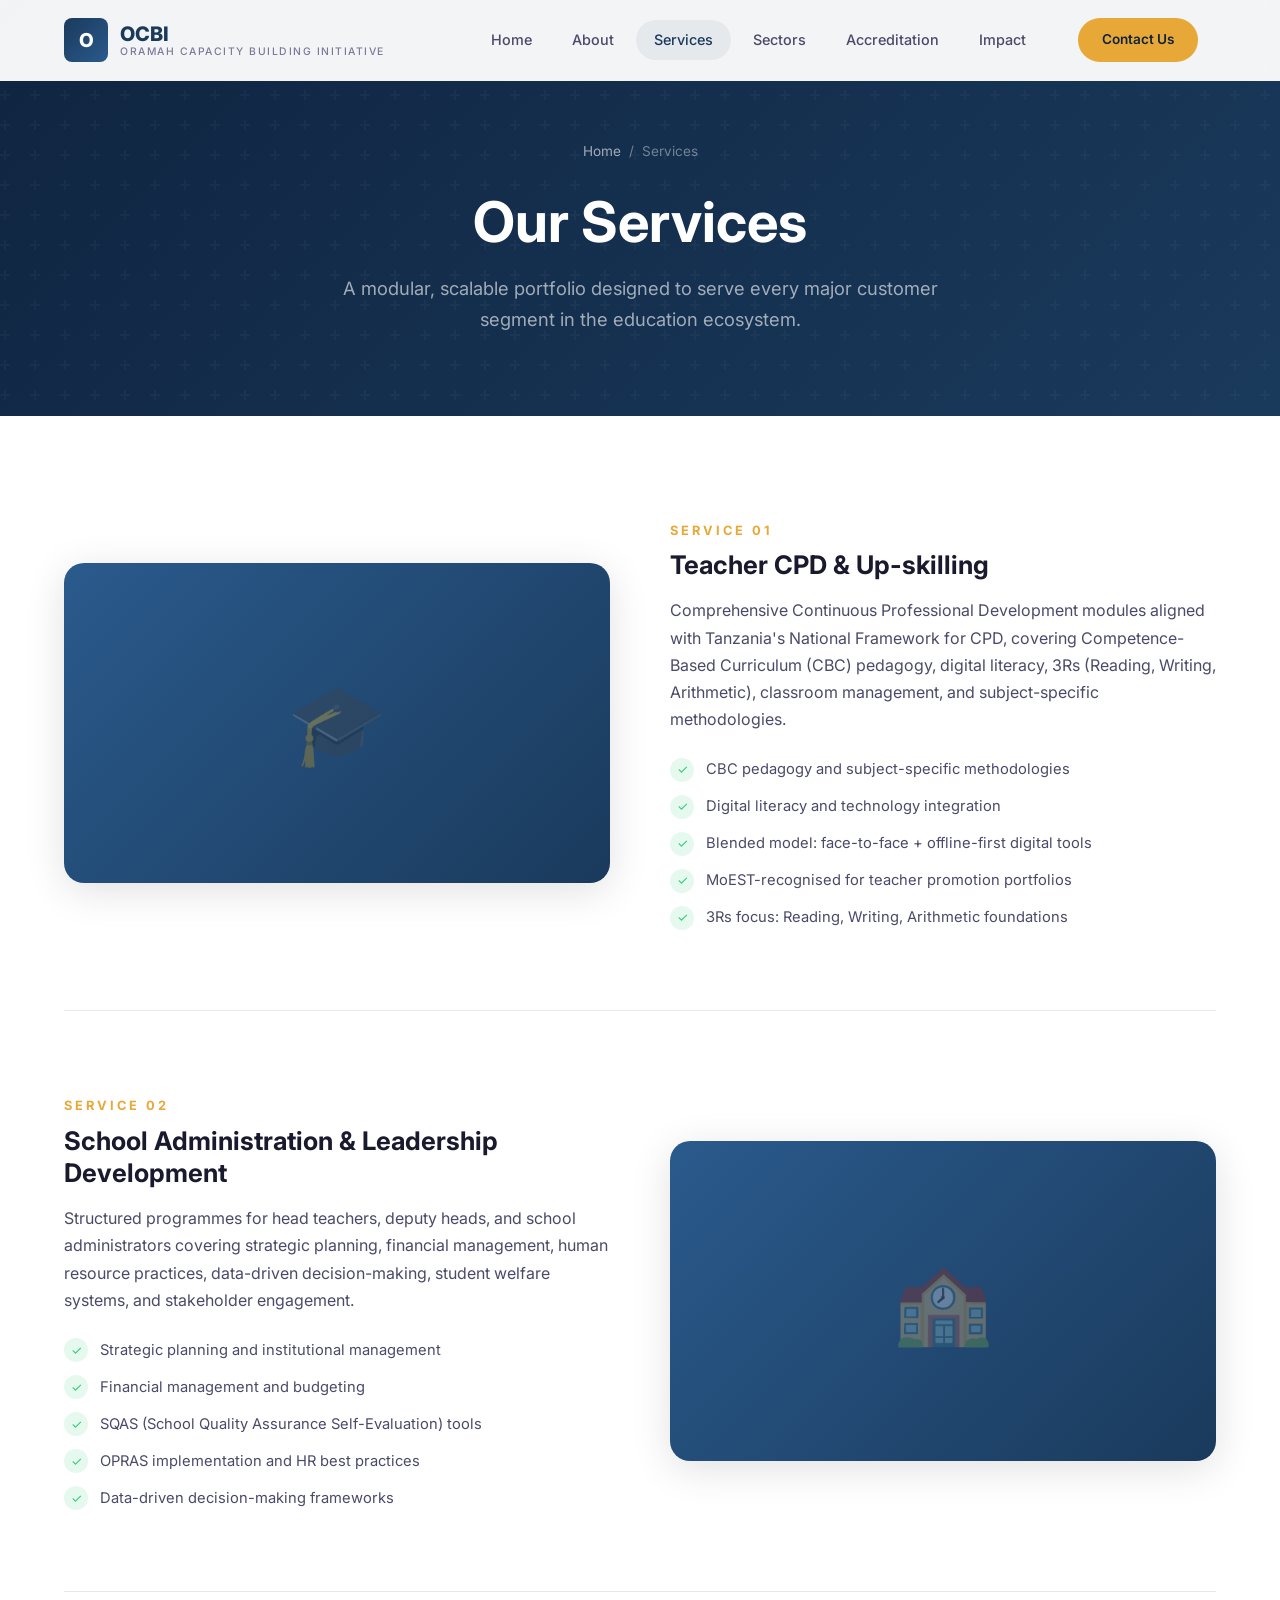
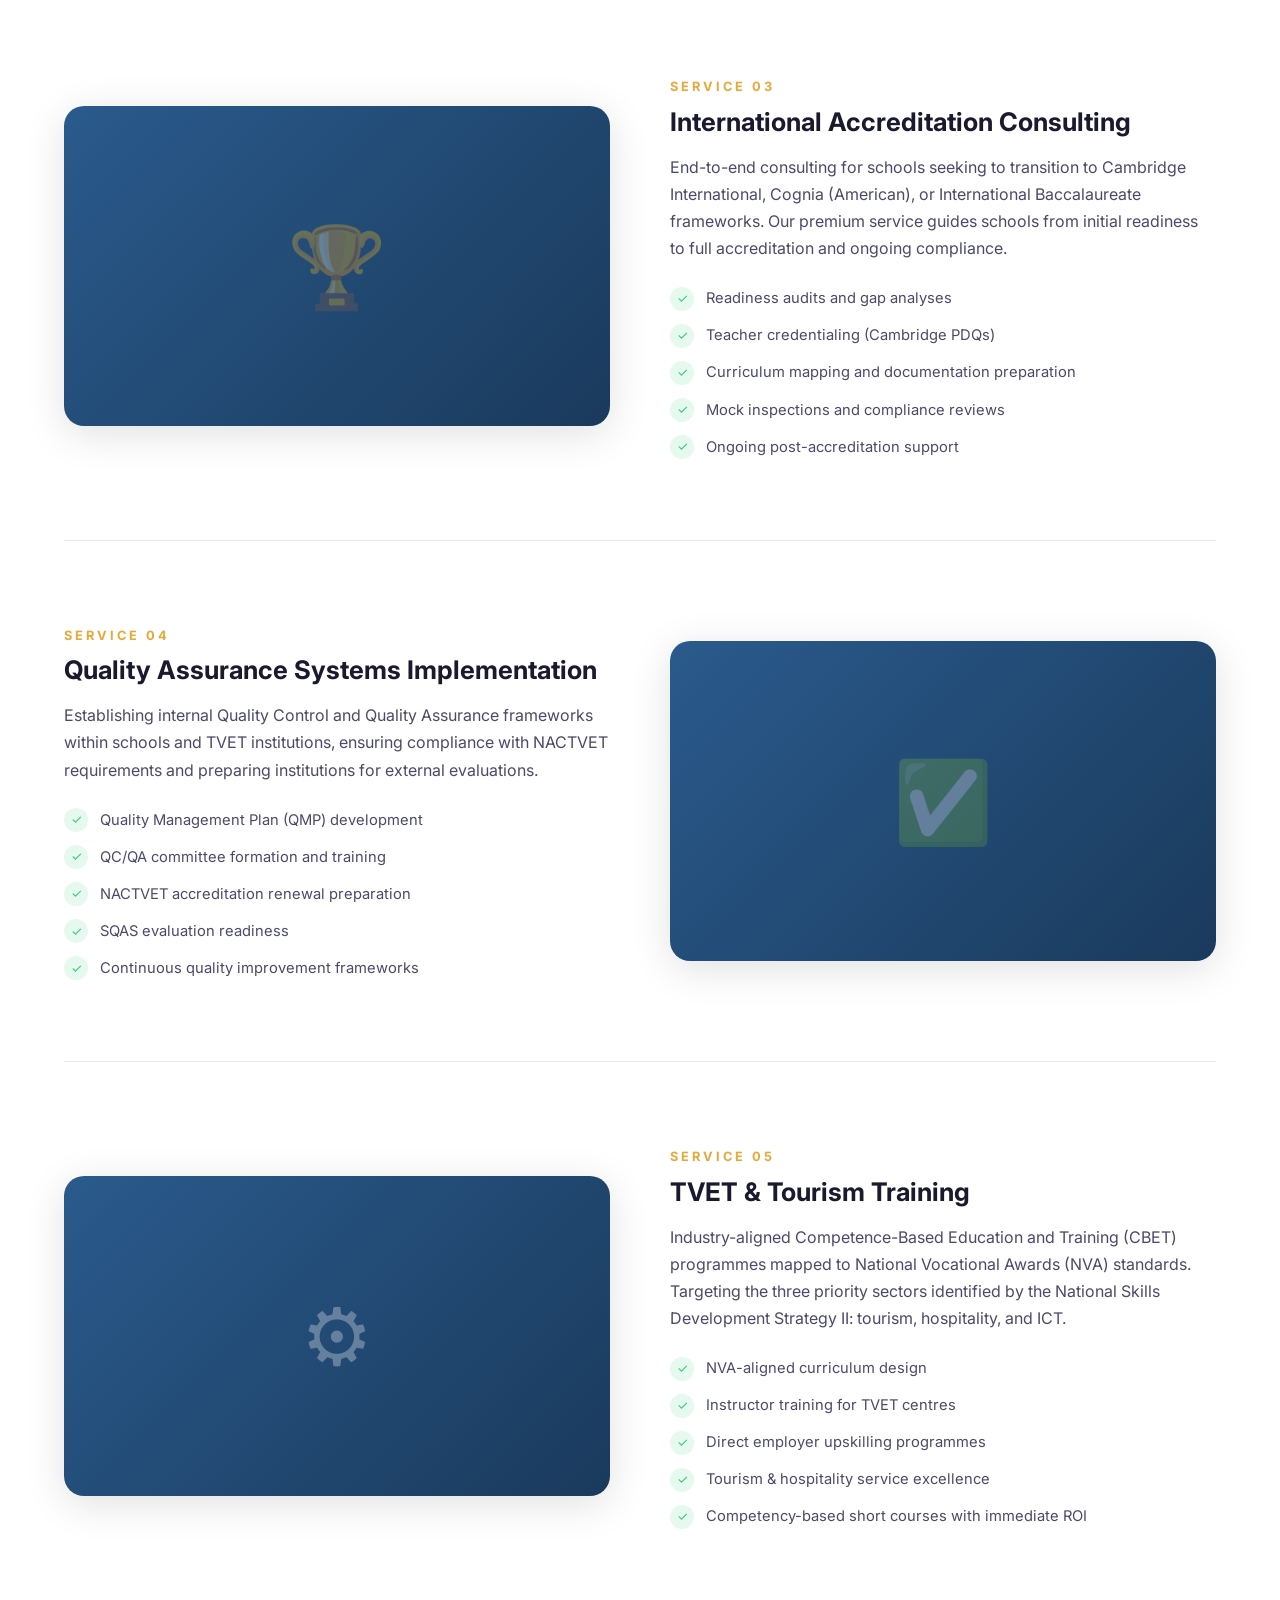
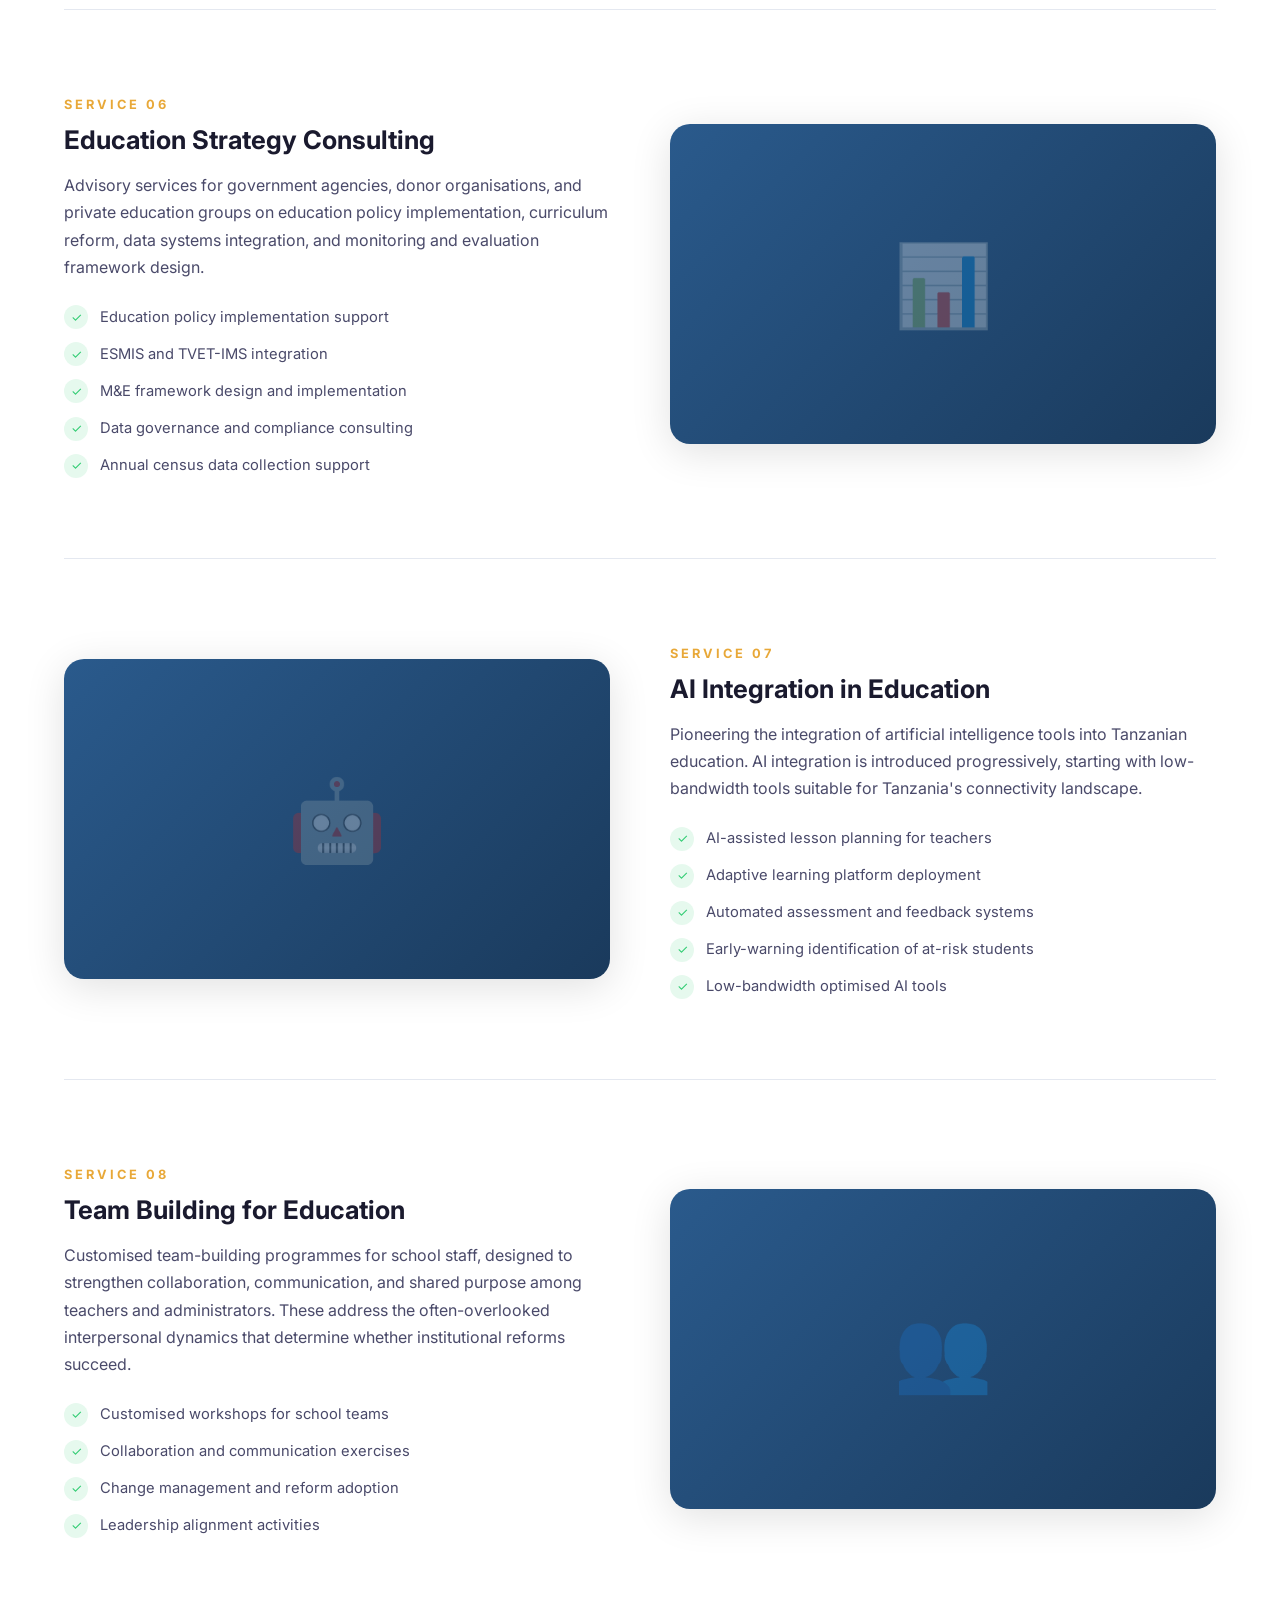
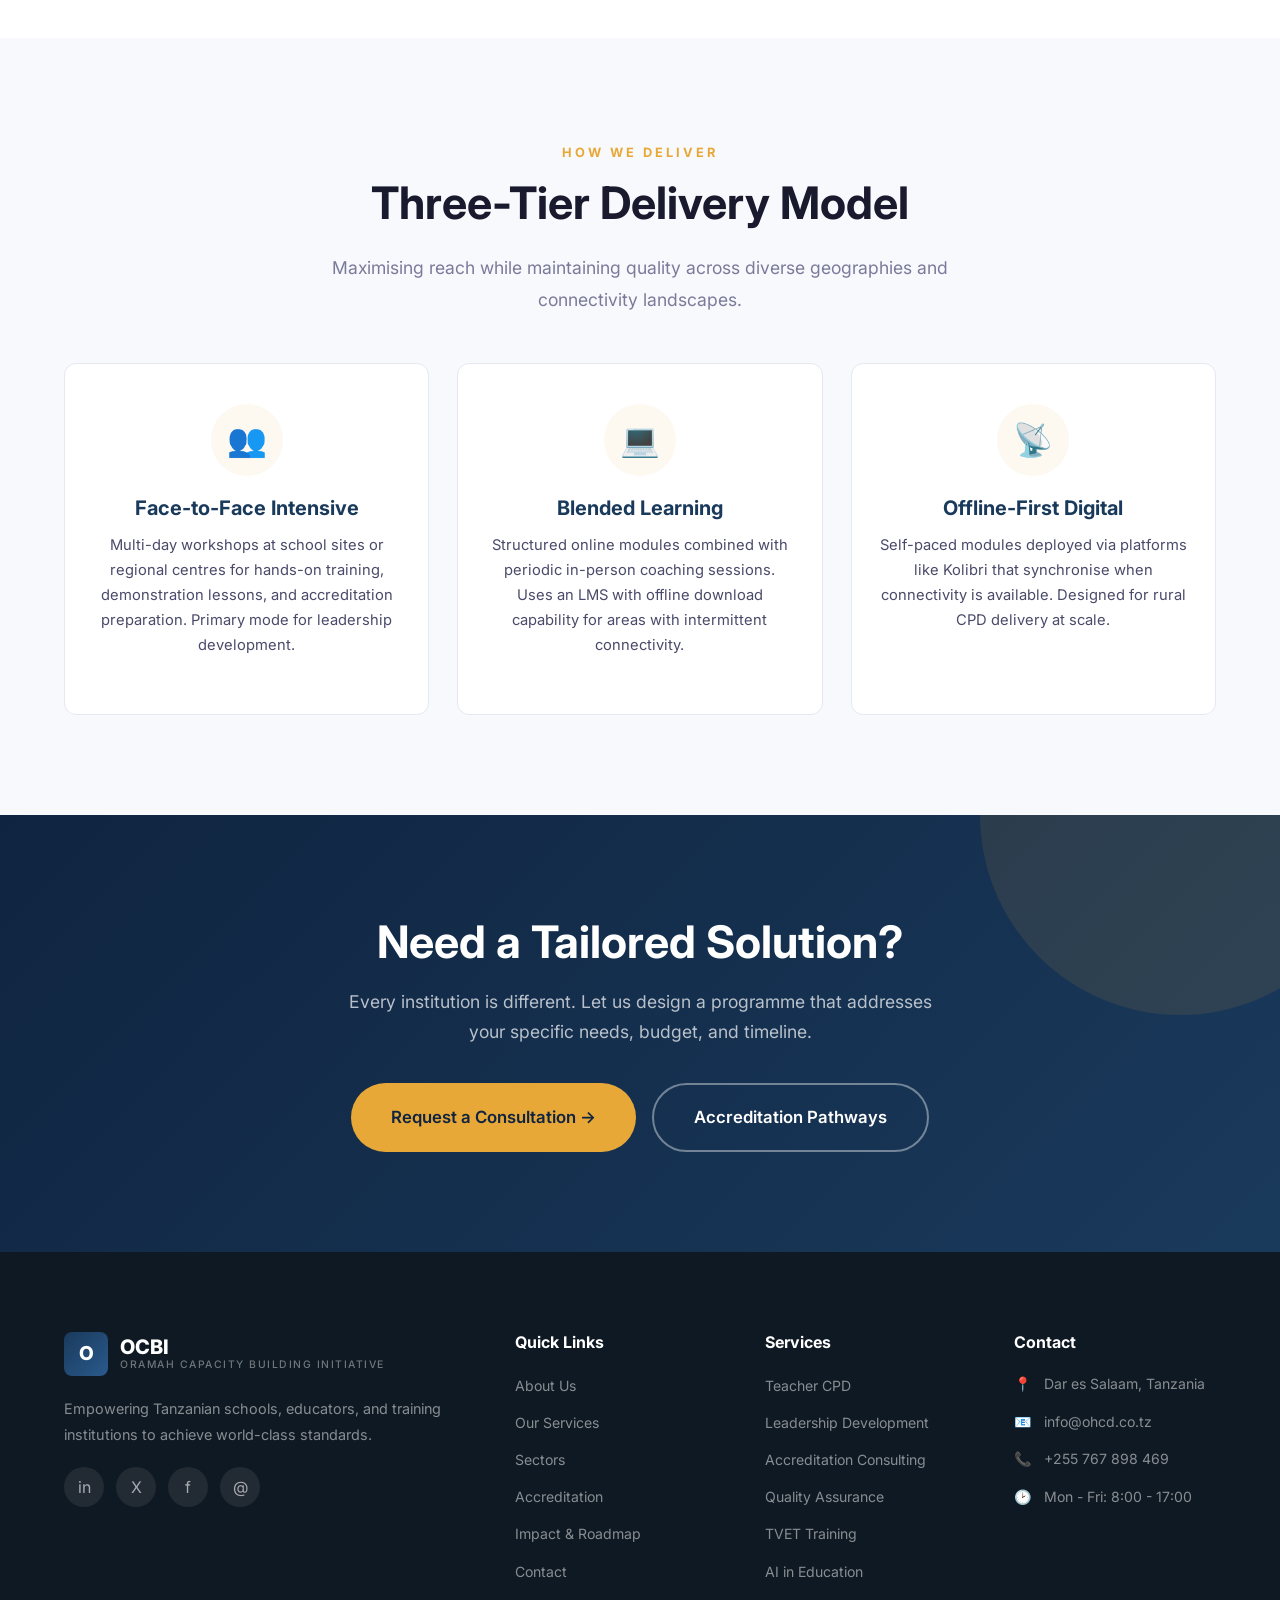
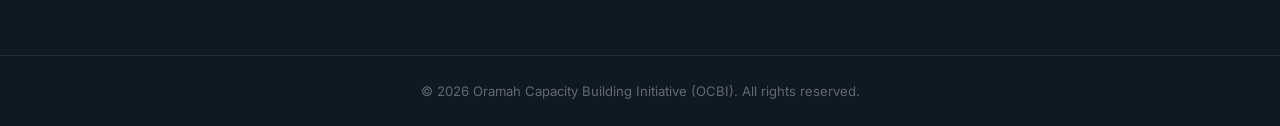
<file: docs/services.html>
<!DOCTYPE html>
<html lang="en">
<head>
  <meta charset="UTF-8">
  <meta name="viewport" content="width=device-width, initial-scale=1.0">
  <title>Our Services | OCBI - Oramah Capacity Building Initiative</title>
  <meta name="description" content="Explore OCBI's modular service portfolio: Teacher CPD, Leadership Development, Accreditation Consulting, Quality Assurance, TVET Training, AI Integration, and more.">
  <link rel="preconnect" href="https://fonts.googleapis.com">
  <link href="https://fonts.googleapis.com/css2?family=Inter:wght@400;500;600;700;800&display=swap" rel="stylesheet">
  <link rel="stylesheet" href="css/styles.css">
</head>
<body>

  <!-- ========== HEADER ========== -->
  <header class="header" id="header">
    <div class="container">
      <a href="index.html" class="logo">
        <div class="logo-icon">O</div>
        <div class="logo-text">OCBI<span>Oramah Capacity Building Initiative</span></div>
      </a>
      <nav class="nav-links" id="navLinks">
        <a href="index.html">Home</a>
        <a href="about.html">About</a>
        <a href="services.html" class="active">Services</a>
        <a href="sectors.html">Sectors</a>
        <a href="accreditation.html">Accreditation</a>
        <a href="impact.html">Impact</a>
        <a href="contact.html" class="nav-cta"><span class="btn btn-primary btn-sm">Contact Us</span></a>
      </nav>
      <button class="mobile-toggle" id="mobileToggle" aria-label="Toggle menu"><span></span><span></span><span></span></button>
    </div>
  </header>

  <!-- ========== PAGE HEADER ========== -->
  <section class="page-header">
    <div class="container">
      <div class="breadcrumb">
        <a href="index.html">Home</a><span>/</span><span>Services</span>
      </div>
      <h1>Our Services</h1>
      <p>A modular, scalable portfolio designed to serve every major customer segment in the education ecosystem.</p>
    </div>
  </section>

  <!-- ========== SERVICE 1: Teacher CPD ========== -->
  <section class="section">
    <div class="container">
      <div class="service-detail fade-up">
        <div class="service-detail-visual" style="color: rgba(255,255,255,0.3);">&#127891;</div>
        <div class="service-detail-content">
          <span class="section-label">Service 01</span>
          <h3>Teacher CPD & Up-skilling</h3>
          <p>
            Comprehensive Continuous Professional Development modules aligned with Tanzania's National
            Framework for CPD, covering Competence-Based Curriculum (CBC) pedagogy, digital literacy,
            3Rs (Reading, Writing, Arithmetic), classroom management, and subject-specific methodologies.
          </p>
          <div class="service-features">
            <div class="service-feature">
              <span class="check">&#10003;</span>
              <span>CBC pedagogy and subject-specific methodologies</span>
            </div>
            <div class="service-feature">
              <span class="check">&#10003;</span>
              <span>Digital literacy and technology integration</span>
            </div>
            <div class="service-feature">
              <span class="check">&#10003;</span>
              <span>Blended model: face-to-face + offline-first digital tools</span>
            </div>
            <div class="service-feature">
              <span class="check">&#10003;</span>
              <span>MoEST-recognised for teacher promotion portfolios</span>
            </div>
            <div class="service-feature">
              <span class="check">&#10003;</span>
              <span>3Rs focus: Reading, Writing, Arithmetic foundations</span>
            </div>
          </div>
        </div>
      </div>

      <!-- ========== SERVICE 2: School Leadership ========== -->
      <div class="service-detail fade-up">
        <div class="service-detail-visual" style="color: rgba(255,255,255,0.3);">&#127979;</div>
        <div class="service-detail-content">
          <span class="section-label">Service 02</span>
          <h3>School Administration & Leadership Development</h3>
          <p>
            Structured programmes for head teachers, deputy heads, and school administrators
            covering strategic planning, financial management, human resource practices,
            data-driven decision-making, student welfare systems, and stakeholder engagement.
          </p>
          <div class="service-features">
            <div class="service-feature">
              <span class="check">&#10003;</span>
              <span>Strategic planning and institutional management</span>
            </div>
            <div class="service-feature">
              <span class="check">&#10003;</span>
              <span>Financial management and budgeting</span>
            </div>
            <div class="service-feature">
              <span class="check">&#10003;</span>
              <span>SQAS (School Quality Assurance Self-Evaluation) tools</span>
            </div>
            <div class="service-feature">
              <span class="check">&#10003;</span>
              <span>OPRAS implementation and HR best practices</span>
            </div>
            <div class="service-feature">
              <span class="check">&#10003;</span>
              <span>Data-driven decision-making frameworks</span>
            </div>
          </div>
        </div>
      </div>

      <!-- ========== SERVICE 3: Accreditation Consulting ========== -->
      <div class="service-detail fade-up">
        <div class="service-detail-visual" style="color: rgba(255,255,255,0.3);">&#127942;</div>
        <div class="service-detail-content">
          <span class="section-label">Service 03</span>
          <h3>International Accreditation Consulting</h3>
          <p>
            End-to-end consulting for schools seeking to transition to Cambridge International,
            Cognia (American), or International Baccalaureate frameworks. Our premium service
            guides schools from initial readiness to full accreditation and ongoing compliance.
          </p>
          <div class="service-features">
            <div class="service-feature">
              <span class="check">&#10003;</span>
              <span>Readiness audits and gap analyses</span>
            </div>
            <div class="service-feature">
              <span class="check">&#10003;</span>
              <span>Teacher credentialing (Cambridge PDQs)</span>
            </div>
            <div class="service-feature">
              <span class="check">&#10003;</span>
              <span>Curriculum mapping and documentation preparation</span>
            </div>
            <div class="service-feature">
              <span class="check">&#10003;</span>
              <span>Mock inspections and compliance reviews</span>
            </div>
            <div class="service-feature">
              <span class="check">&#10003;</span>
              <span>Ongoing post-accreditation support</span>
            </div>
          </div>
        </div>
      </div>

      <!-- ========== SERVICE 4: Quality Assurance ========== -->
      <div class="service-detail fade-up">
        <div class="service-detail-visual" style="color: rgba(255,255,255,0.3);">&#9989;</div>
        <div class="service-detail-content">
          <span class="section-label">Service 04</span>
          <h3>Quality Assurance Systems Implementation</h3>
          <p>
            Establishing internal Quality Control and Quality Assurance frameworks within schools
            and TVET institutions, ensuring compliance with NACTVET requirements and preparing
            institutions for external evaluations.
          </p>
          <div class="service-features">
            <div class="service-feature">
              <span class="check">&#10003;</span>
              <span>Quality Management Plan (QMP) development</span>
            </div>
            <div class="service-feature">
              <span class="check">&#10003;</span>
              <span>QC/QA committee formation and training</span>
            </div>
            <div class="service-feature">
              <span class="check">&#10003;</span>
              <span>NACTVET accreditation renewal preparation</span>
            </div>
            <div class="service-feature">
              <span class="check">&#10003;</span>
              <span>SQAS evaluation readiness</span>
            </div>
            <div class="service-feature">
              <span class="check">&#10003;</span>
              <span>Continuous quality improvement frameworks</span>
            </div>
          </div>
        </div>
      </div>

      <!-- ========== SERVICE 5: TVET & Tourism ========== -->
      <div class="service-detail fade-up">
        <div class="service-detail-visual" style="color: rgba(255,255,255,0.3);">&#9881;</div>
        <div class="service-detail-content">
          <span class="section-label">Service 05</span>
          <h3>TVET & Tourism Training</h3>
          <p>
            Industry-aligned Competence-Based Education and Training (CBET) programmes mapped to
            National Vocational Awards (NVA) standards. Targeting the three priority sectors identified
            by the National Skills Development Strategy II: tourism, hospitality, and ICT.
          </p>
          <div class="service-features">
            <div class="service-feature">
              <span class="check">&#10003;</span>
              <span>NVA-aligned curriculum design</span>
            </div>
            <div class="service-feature">
              <span class="check">&#10003;</span>
              <span>Instructor training for TVET centres</span>
            </div>
            <div class="service-feature">
              <span class="check">&#10003;</span>
              <span>Direct employer upskilling programmes</span>
            </div>
            <div class="service-feature">
              <span class="check">&#10003;</span>
              <span>Tourism & hospitality service excellence</span>
            </div>
            <div class="service-feature">
              <span class="check">&#10003;</span>
              <span>Competency-based short courses with immediate ROI</span>
            </div>
          </div>
        </div>
      </div>

      <!-- ========== SERVICE 6: Education Strategy ========== -->
      <div class="service-detail fade-up">
        <div class="service-detail-visual" style="color: rgba(255,255,255,0.3);">&#128202;</div>
        <div class="service-detail-content">
          <span class="section-label">Service 06</span>
          <h3>Education Strategy Consulting</h3>
          <p>
            Advisory services for government agencies, donor organisations, and private education groups
            on education policy implementation, curriculum reform, data systems integration, and
            monitoring and evaluation framework design.
          </p>
          <div class="service-features">
            <div class="service-feature">
              <span class="check">&#10003;</span>
              <span>Education policy implementation support</span>
            </div>
            <div class="service-feature">
              <span class="check">&#10003;</span>
              <span>ESMIS and TVET-IMS integration</span>
            </div>
            <div class="service-feature">
              <span class="check">&#10003;</span>
              <span>M&E framework design and implementation</span>
            </div>
            <div class="service-feature">
              <span class="check">&#10003;</span>
              <span>Data governance and compliance consulting</span>
            </div>
            <div class="service-feature">
              <span class="check">&#10003;</span>
              <span>Annual census data collection support</span>
            </div>
          </div>
        </div>
      </div>

      <!-- ========== SERVICE 7: AI Integration ========== -->
      <div class="service-detail fade-up">
        <div class="service-detail-visual" style="color: rgba(255,255,255,0.3);">&#129302;</div>
        <div class="service-detail-content">
          <span class="section-label">Service 07</span>
          <h3>AI Integration in Education</h3>
          <p>
            Pioneering the integration of artificial intelligence tools into Tanzanian education.
            AI integration is introduced progressively, starting with low-bandwidth tools suitable
            for Tanzania's connectivity landscape.
          </p>
          <div class="service-features">
            <div class="service-feature">
              <span class="check">&#10003;</span>
              <span>AI-assisted lesson planning for teachers</span>
            </div>
            <div class="service-feature">
              <span class="check">&#10003;</span>
              <span>Adaptive learning platform deployment</span>
            </div>
            <div class="service-feature">
              <span class="check">&#10003;</span>
              <span>Automated assessment and feedback systems</span>
            </div>
            <div class="service-feature">
              <span class="check">&#10003;</span>
              <span>Early-warning identification of at-risk students</span>
            </div>
            <div class="service-feature">
              <span class="check">&#10003;</span>
              <span>Low-bandwidth optimised AI tools</span>
            </div>
          </div>
        </div>
      </div>

      <!-- ========== SERVICE 8: Team Building ========== -->
      <div class="service-detail fade-up">
        <div class="service-detail-visual" style="color: rgba(255,255,255,0.3);">&#128101;</div>
        <div class="service-detail-content">
          <span class="section-label">Service 08</span>
          <h3>Team Building for Education</h3>
          <p>
            Customised team-building programmes for school staff, designed to strengthen collaboration,
            communication, and shared purpose among teachers and administrators. These address the
            often-overlooked interpersonal dynamics that determine whether institutional reforms succeed.
          </p>
          <div class="service-features">
            <div class="service-feature">
              <span class="check">&#10003;</span>
              <span>Customised workshops for school teams</span>
            </div>
            <div class="service-feature">
              <span class="check">&#10003;</span>
              <span>Collaboration and communication exercises</span>
            </div>
            <div class="service-feature">
              <span class="check">&#10003;</span>
              <span>Change management and reform adoption</span>
            </div>
            <div class="service-feature">
              <span class="check">&#10003;</span>
              <span>Leadership alignment activities</span>
            </div>
          </div>
        </div>
      </div>
    </div>
  </section>

  <!-- ========== DELIVERY MODEL ========== -->
  <section class="section" style="background: var(--bg-light);">
    <div class="container">
      <div class="text-center fade-up">
        <span class="section-label">How We Deliver</span>
        <h2 class="section-title">Three-Tier Delivery Model</h2>
        <p class="section-subtitle">Maximising reach while maintaining quality across diverse geographies and connectivity landscapes.</p>
      </div>
      <div class="values-grid">
        <div class="value-card fade-up">
          <div class="value-icon">&#128101;</div>
          <h4>Face-to-Face Intensive</h4>
          <p>Multi-day workshops at school sites or regional centres for hands-on training, demonstration lessons, and accreditation preparation. Primary mode for leadership development.</p>
        </div>
        <div class="value-card fade-up">
          <div class="value-icon">&#128187;</div>
          <h4>Blended Learning</h4>
          <p>Structured online modules combined with periodic in-person coaching sessions. Uses an LMS with offline download capability for areas with intermittent connectivity.</p>
        </div>
        <div class="value-card fade-up">
          <div class="value-icon">&#128225;</div>
          <h4>Offline-First Digital</h4>
          <p>Self-paced modules deployed via platforms like Kolibri that synchronise when connectivity is available. Designed for rural CPD delivery at scale.</p>
        </div>
      </div>
    </div>
  </section>

  <!-- ========== CTA ========== -->
  <section class="section cta-section">
    <div class="container" style="position: relative; z-index: 2;">
      <div class="fade-up">
        <h2>Need a Tailored Solution?</h2>
        <p>Every institution is different. Let us design a programme that addresses your specific needs, budget, and timeline.</p>
        <div class="cta-buttons">
          <a href="contact.html" class="btn btn-primary btn-lg">Request a Consultation &rarr;</a>
          <a href="accreditation.html" class="btn btn-secondary btn-lg">Accreditation Pathways</a>
        </div>
      </div>
    </div>
  </section>

  <!-- ========== FOOTER ========== -->
  <footer class="footer">
    <div class="container">
      <div class="footer-grid">
        <div class="footer-about">
          <a href="index.html" class="logo" style="margin-bottom: 20px;">
            <div class="logo-icon">O</div>
            <div class="logo-text" style="color: white;">OCBI<span style="color: rgba(255,255,255,0.4);">Oramah Capacity Building Initiative</span></div>
          </a>
          <p>Empowering Tanzanian schools, educators, and training institutions to achieve world-class standards.</p>
          <div class="footer-social">
            <a href="#" aria-label="LinkedIn">in</a>
            <a href="#" aria-label="Twitter">X</a>
            <a href="#" aria-label="Facebook">f</a>
            <a href="#" aria-label="Email">@</a>
          </div>
        </div>
        <div>
          <h4>Quick Links</h4>
          <ul>
            <li><a href="about.html">About Us</a></li>
            <li><a href="services.html">Our Services</a></li>
            <li><a href="sectors.html">Sectors</a></li>
            <li><a href="accreditation.html">Accreditation</a></li>
            <li><a href="impact.html">Impact & Roadmap</a></li>
            <li><a href="contact.html">Contact</a></li>
          </ul>
        </div>
        <div>
          <h4>Services</h4>
          <ul>
            <li><a href="services.html">Teacher CPD</a></li>
            <li><a href="services.html">Leadership Development</a></li>
            <li><a href="services.html">Accreditation Consulting</a></li>
            <li><a href="services.html">Quality Assurance</a></li>
            <li><a href="services.html">TVET Training</a></li>
            <li><a href="services.html">AI in Education</a></li>
          </ul>
        </div>
        <div>
          <h4>Contact</h4>
          <div class="footer-contact-item"><span class="icon">&#128205;</span><span>Dar es Salaam, Tanzania</span></div>
          <div class="footer-contact-item"><span class="icon">&#128231;</span><span>info@ohcd.co.tz</span></div>
          <div class="footer-contact-item"><span class="icon">&#128222;</span><span>+255 767 898 469</span></div>
          <div class="footer-contact-item"><span class="icon">&#128337;</span><span>Mon - Fri: 8:00 - 17:00</span></div>
        </div>
      </div>
    </div>
    <div class="footer-bottom">
      <div class="container">&copy; 2026 Oramah Capacity Building Initiative (OCBI). All rights reserved.</div>
    </div>
  </footer>

  <script src="js/main.js"></script>
</body>
</html>
</file>
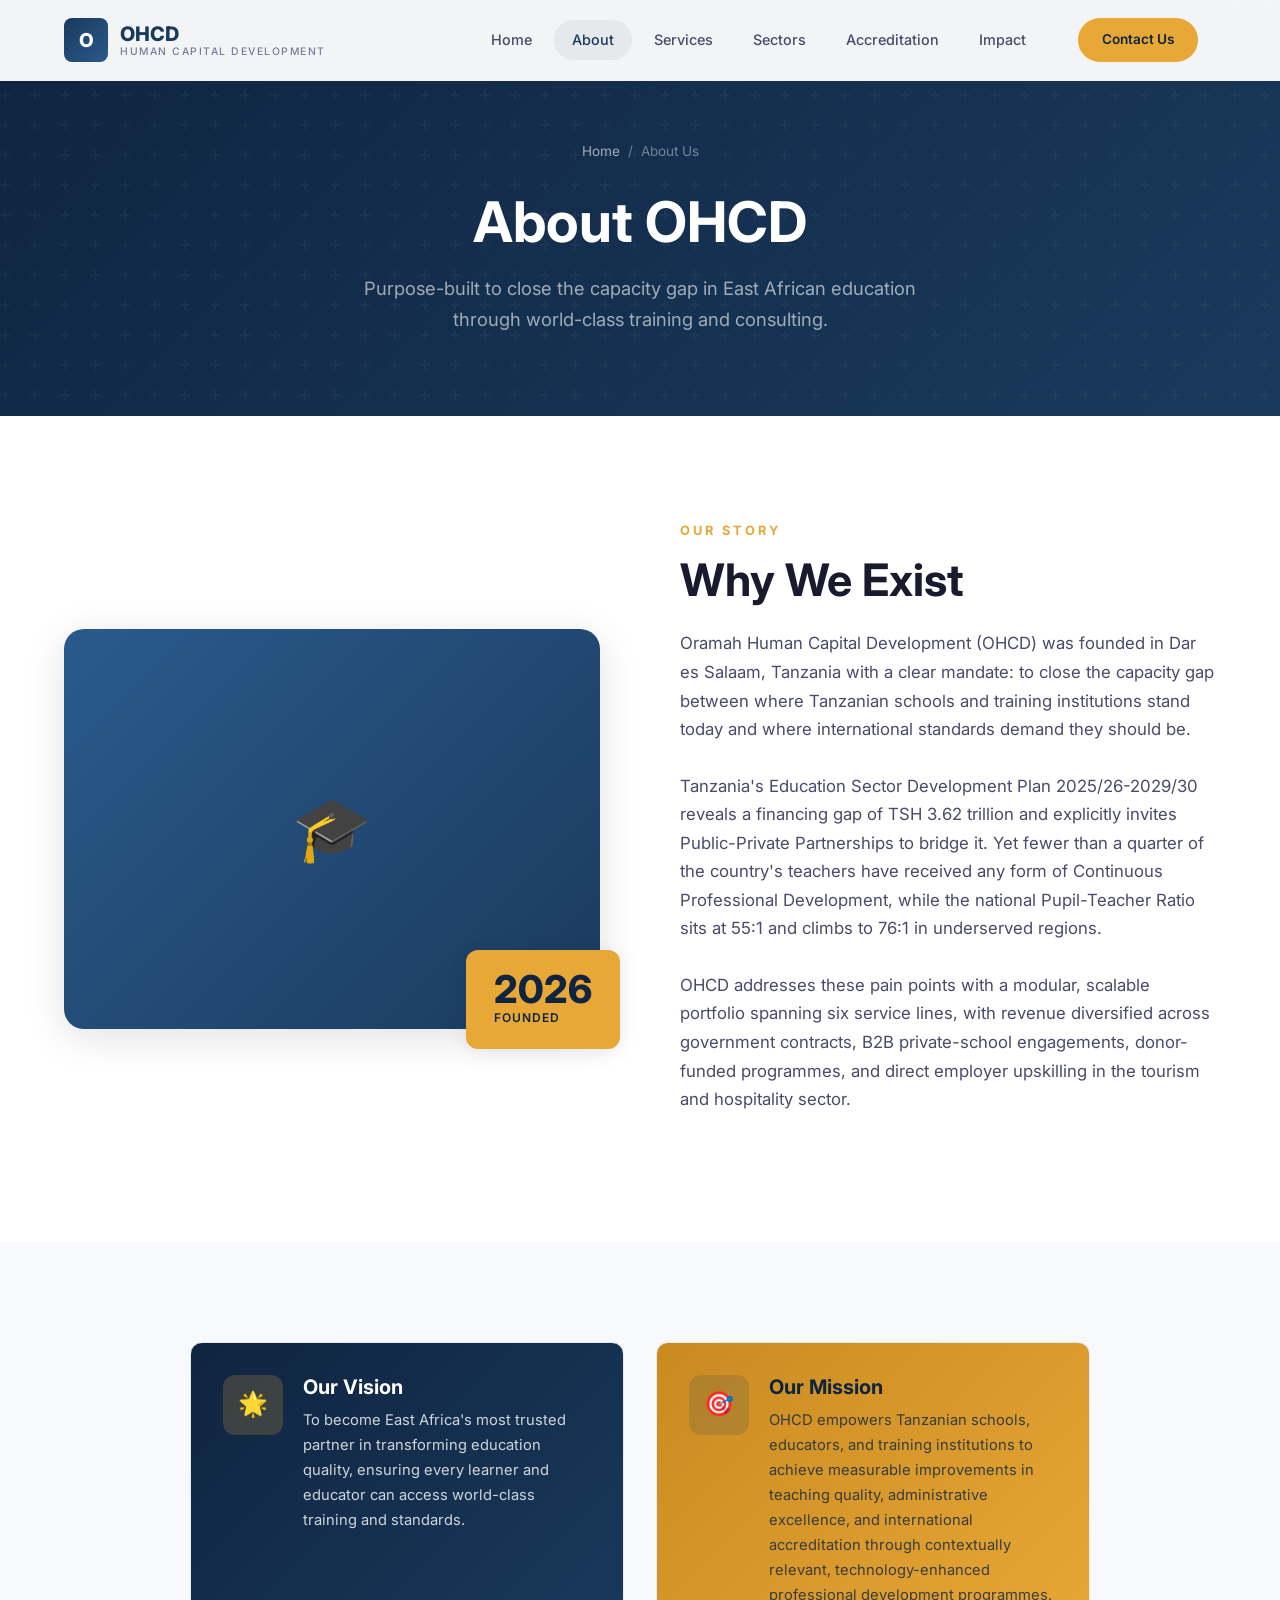
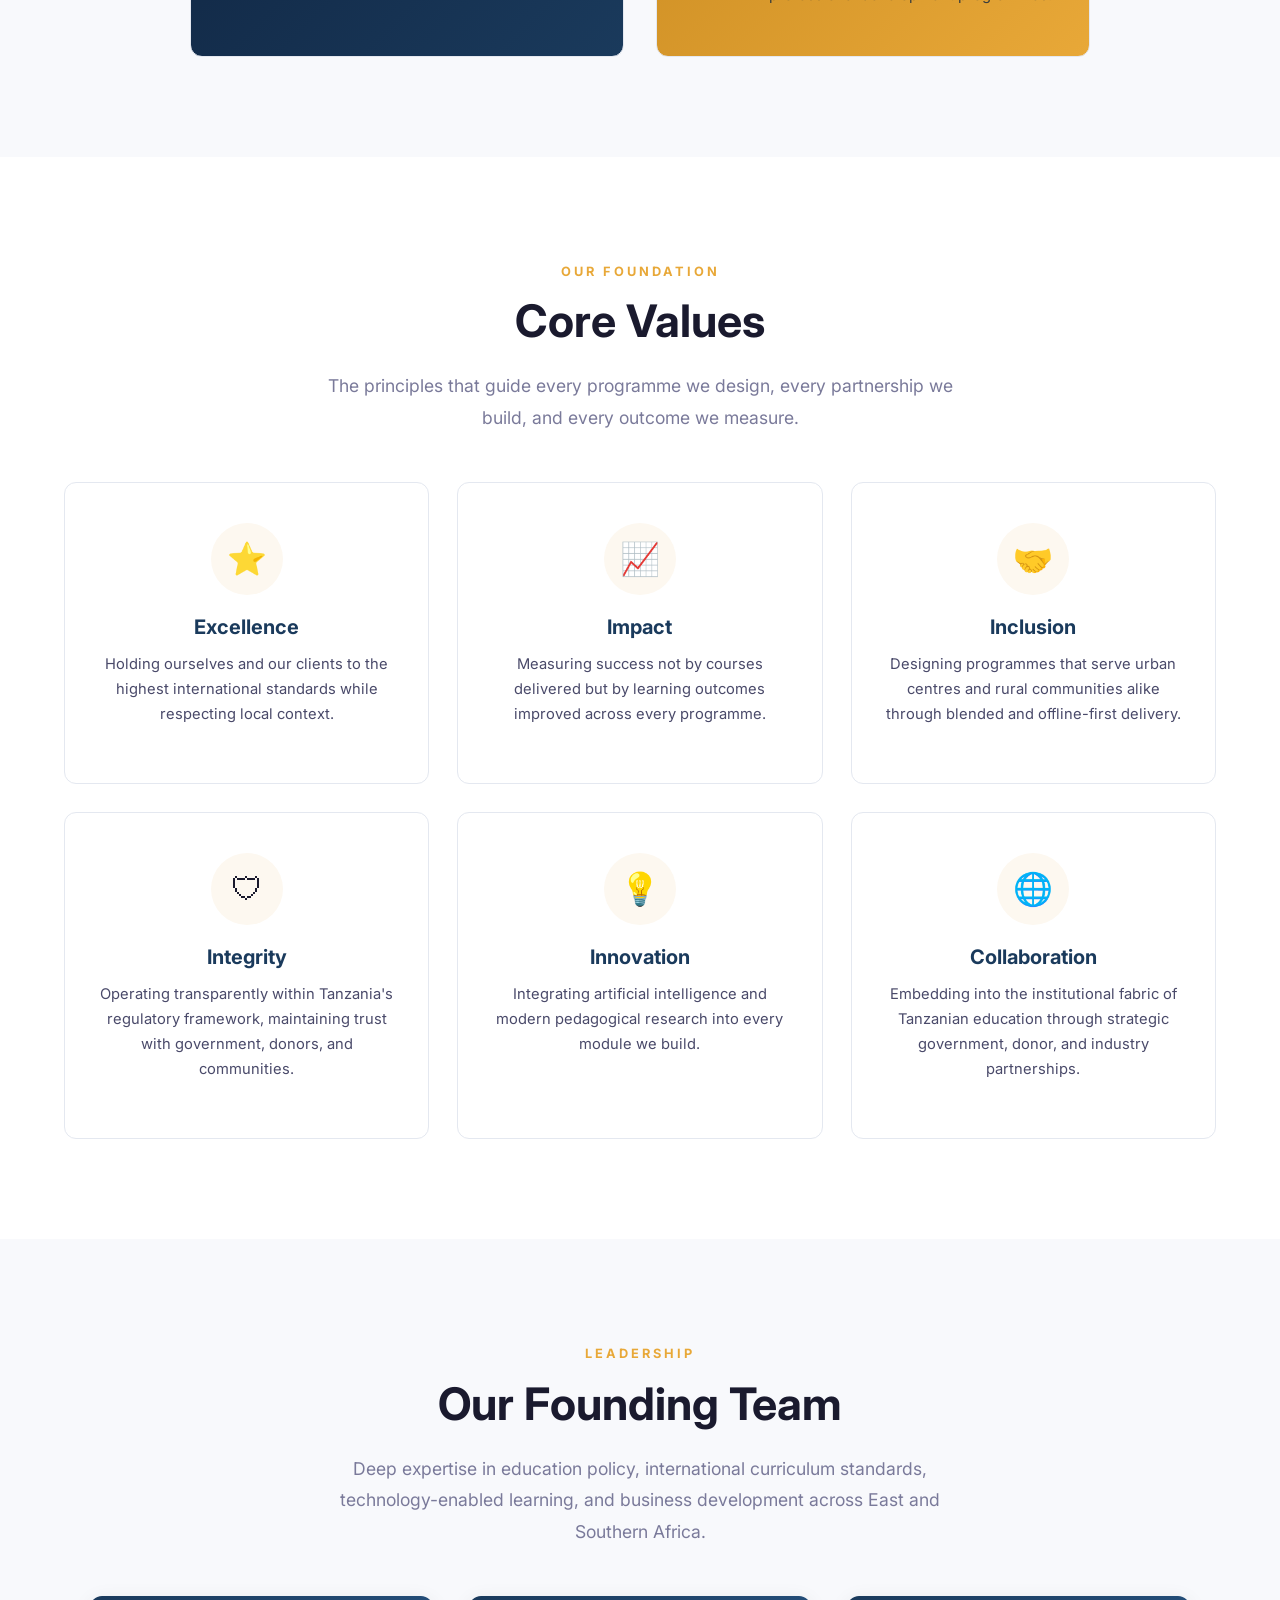
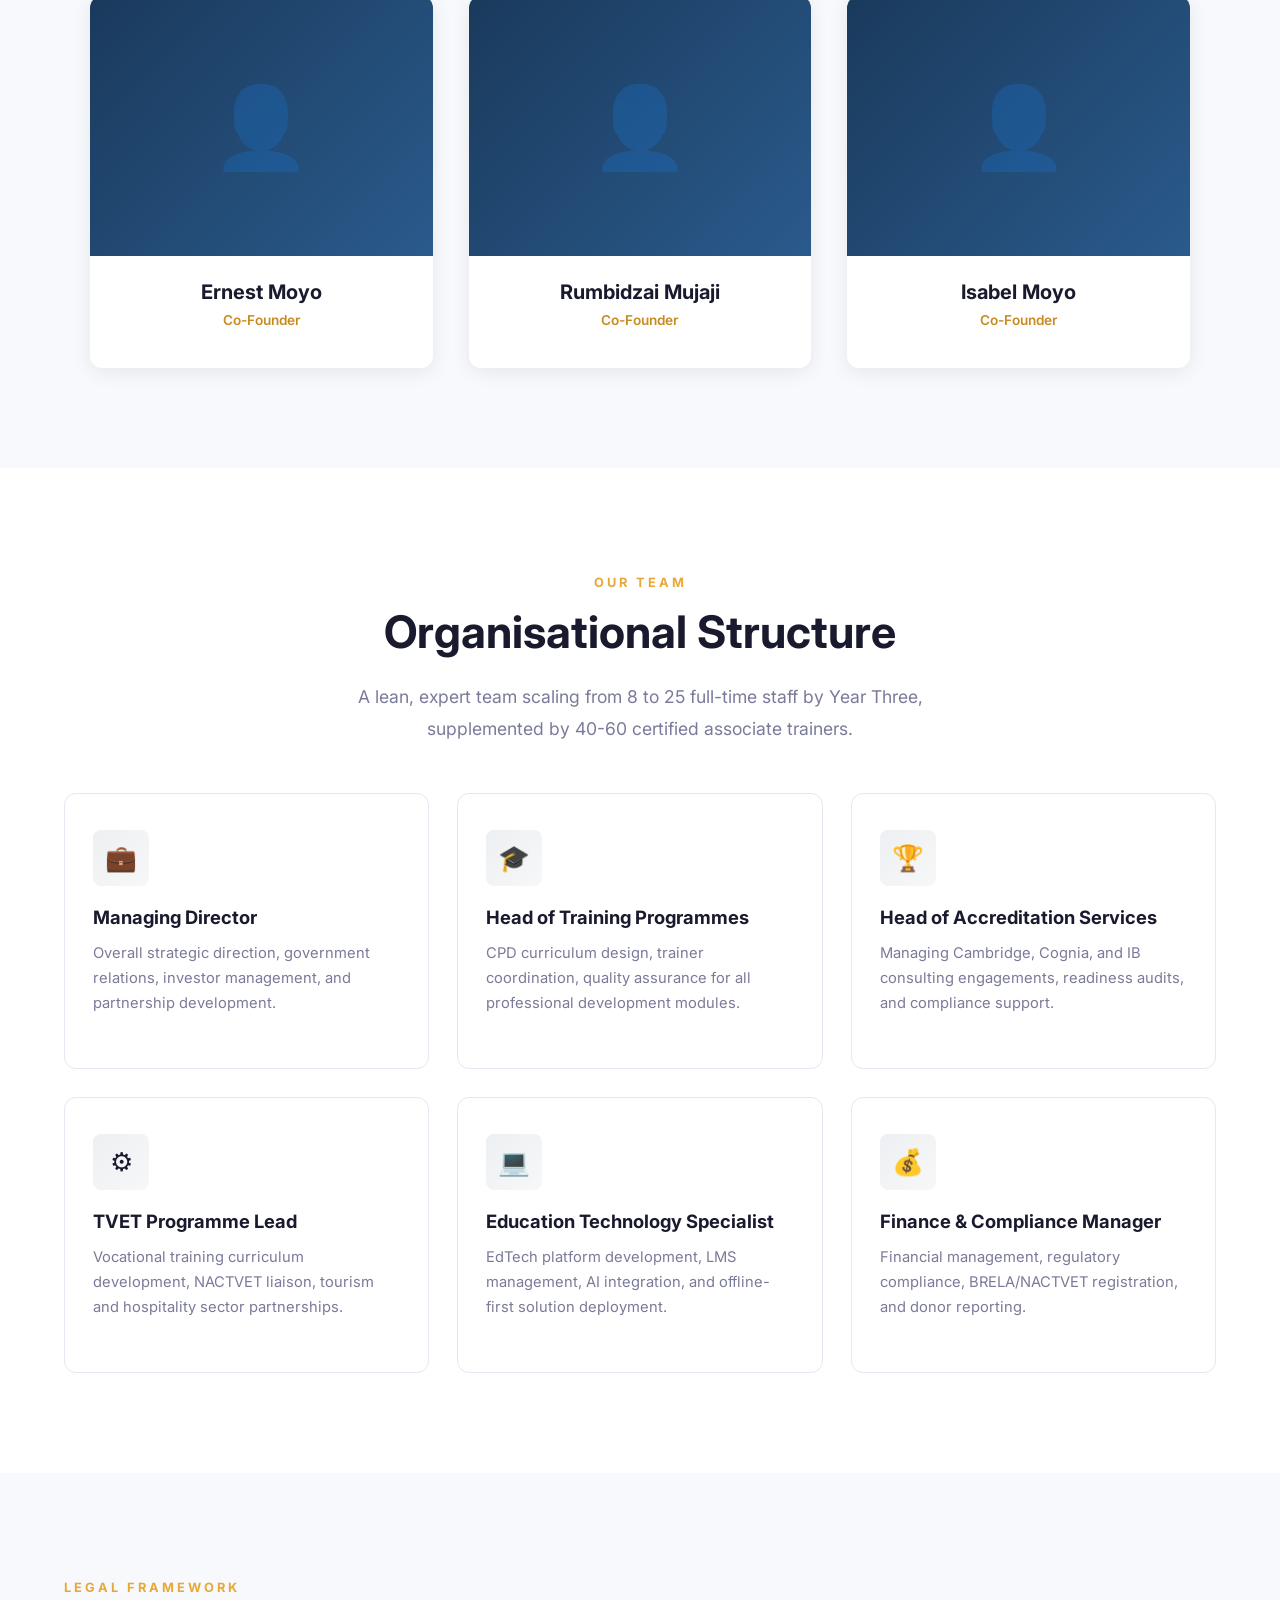
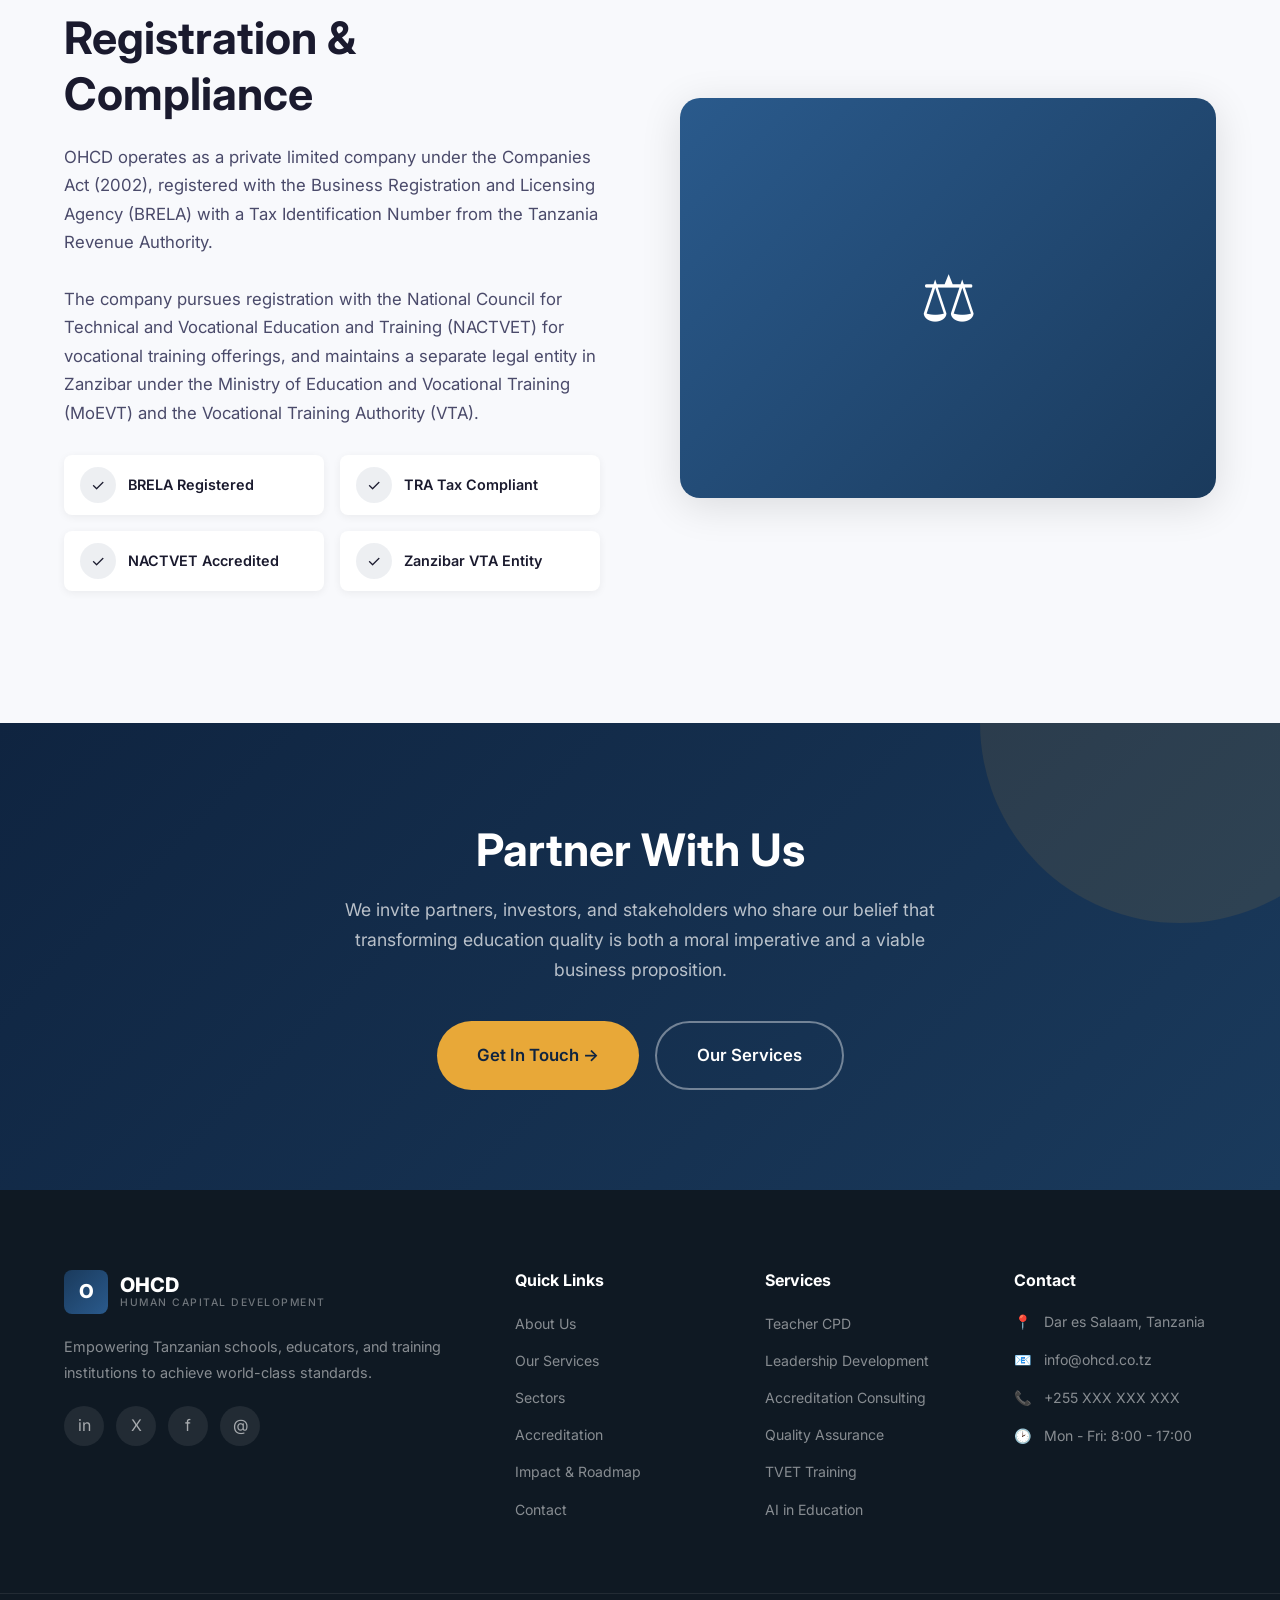
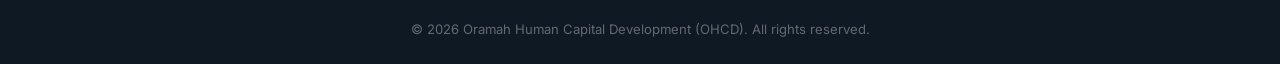
<file: website/about.html>
<!DOCTYPE html>
<html lang="en">
<head>
  <meta charset="UTF-8">
  <meta name="viewport" content="width=device-width, initial-scale=1.0">
  <title>About Us | OHCD - Oramah Human Capital Development</title>
  <meta name="description" content="Learn about Oramah Human Capital Development, our vision, mission, core values, and founding team dedicated to transforming education in Tanzania.">
  <link rel="preconnect" href="https://fonts.googleapis.com">
  <link href="https://fonts.googleapis.com/css2?family=Inter:wght@400;500;600;700;800&display=swap" rel="stylesheet">
  <link rel="stylesheet" href="css/styles.css">
</head>
<body>

  <!-- ========== HEADER ========== -->
  <header class="header" id="header">
    <div class="container">
      <a href="index.html" class="logo">
        <div class="logo-icon">O</div>
        <div class="logo-text">
          OHCD
          <span>Human Capital Development</span>
        </div>
      </a>
      <nav class="nav-links" id="navLinks">
        <a href="index.html">Home</a>
        <a href="about.html" class="active">About</a>
        <a href="services.html">Services</a>
        <a href="sectors.html">Sectors</a>
        <a href="accreditation.html">Accreditation</a>
        <a href="impact.html">Impact</a>
        <a href="contact.html" class="nav-cta">
          <span class="btn btn-primary btn-sm">Contact Us</span>
        </a>
      </nav>
      <button class="mobile-toggle" id="mobileToggle" aria-label="Toggle menu">
        <span></span><span></span><span></span>
      </button>
    </div>
  </header>

  <!-- ========== PAGE HEADER ========== -->
  <section class="page-header">
    <div class="container">
      <div class="breadcrumb">
        <a href="index.html">Home</a>
        <span>/</span>
        <span>About Us</span>
      </div>
      <h1>About OHCD</h1>
      <p>Purpose-built to close the capacity gap in East African education through world-class training and consulting.</p>
    </div>
  </section>

  <!-- ========== OUR STORY ========== -->
  <section class="section">
    <div class="container">
      <div class="about-grid">
        <div class="about-image fade-up">
          <div class="about-image-main">&#127891;</div>
          <div class="about-image-badge">
            <div class="big-num">2026</div>
            <div class="badge-text">Founded</div>
          </div>
        </div>
        <div class="about-text fade-up">
          <span class="section-label">Our Story</span>
          <h2 class="section-title">Why We Exist</h2>
          <p>
            Oramah Human Capital Development (OHCD) was founded in Dar es Salaam, Tanzania with a clear mandate:
            to close the capacity gap between where Tanzanian schools and training institutions stand today and
            where international standards demand they should be.
          </p>
          <p>
            Tanzania's Education Sector Development Plan 2025/26-2029/30 reveals a financing gap of TSH 3.62
            trillion and explicitly invites Public-Private Partnerships to bridge it. Yet fewer than a quarter
            of the country's teachers have received any form of Continuous Professional Development, while the
            national Pupil-Teacher Ratio sits at 55:1 and climbs to 76:1 in underserved regions.
          </p>
          <p>
            OHCD addresses these pain points with a modular, scalable portfolio spanning six service lines,
            with revenue diversified across government contracts, B2B private-school engagements, donor-funded
            programmes, and direct employer upskilling in the tourism and hospitality sector.
          </p>
        </div>
      </div>
    </div>
  </section>

  <!-- ========== VISION & MISSION ========== -->
  <section class="section" style="background: var(--bg-light);">
    <div class="container">
      <div class="why-grid" style="max-width: 900px; margin: 0 auto;">
        <div class="why-card fade-up" style="background: linear-gradient(135deg, var(--primary-dark), var(--primary)); color: white;">
          <div class="why-icon" style="background: rgba(232, 168, 56, 0.2);">&#127775;</div>
          <div>
            <h4 style="color: white;">Our Vision</h4>
            <p style="color: rgba(255,255,255,0.8);">
              To become East Africa's most trusted partner in transforming education quality,
              ensuring every learner and educator can access world-class training and standards.
            </p>
          </div>
        </div>
        <div class="why-card fade-up" style="background: linear-gradient(135deg, var(--accent-dark), var(--accent));">
          <div class="why-icon" style="background: rgba(26, 58, 92, 0.15);">&#127919;</div>
          <div>
            <h4 style="color: var(--primary-dark);">Our Mission</h4>
            <p style="color: var(--primary-dark); opacity: 0.8;">
              OHCD empowers Tanzanian schools, educators, and training institutions to achieve measurable
              improvements in teaching quality, administrative excellence, and international accreditation
              through contextually relevant, technology-enhanced professional development programmes.
            </p>
          </div>
        </div>
      </div>
    </div>
  </section>

  <!-- ========== CORE VALUES ========== -->
  <section class="section">
    <div class="container">
      <div class="text-center fade-up">
        <span class="section-label">Our Foundation</span>
        <h2 class="section-title">Core Values</h2>
        <p class="section-subtitle">The principles that guide every programme we design, every partnership we build, and every outcome we measure.</p>
      </div>
      <div class="values-grid">
        <div class="value-card fade-up">
          <div class="value-icon">&#11088;</div>
          <h4>Excellence</h4>
          <p>Holding ourselves and our clients to the highest international standards while respecting local context.</p>
        </div>
        <div class="value-card fade-up">
          <div class="value-icon">&#128200;</div>
          <h4>Impact</h4>
          <p>Measuring success not by courses delivered but by learning outcomes improved across every programme.</p>
        </div>
        <div class="value-card fade-up">
          <div class="value-icon">&#129309;</div>
          <h4>Inclusion</h4>
          <p>Designing programmes that serve urban centres and rural communities alike through blended and offline-first delivery.</p>
        </div>
        <div class="value-card fade-up">
          <div class="value-icon">&#128737;</div>
          <h4>Integrity</h4>
          <p>Operating transparently within Tanzania's regulatory framework, maintaining trust with government, donors, and communities.</p>
        </div>
        <div class="value-card fade-up">
          <div class="value-icon">&#128161;</div>
          <h4>Innovation</h4>
          <p>Integrating artificial intelligence and modern pedagogical research into every module we build.</p>
        </div>
        <div class="value-card fade-up">
          <div class="value-icon">&#127760;</div>
          <h4>Collaboration</h4>
          <p>Embedding into the institutional fabric of Tanzanian education through strategic government, donor, and industry partnerships.</p>
        </div>
      </div>
    </div>
  </section>

  <!-- ========== FOUNDING TEAM ========== -->
  <section class="section" style="background: var(--bg-light);">
    <div class="container">
      <div class="text-center fade-up">
        <span class="section-label">Leadership</span>
        <h2 class="section-title">Our Founding Team</h2>
        <p class="section-subtitle">
          Deep expertise in education policy, international curriculum standards, technology-enabled
          learning, and business development across East and Southern Africa.
        </p>
      </div>
      <div class="team-grid">
        <div class="team-card fade-up">
          <div class="team-photo">&#128100;</div>
          <div class="team-info">
            <h4>Ernest Moyo</h4>
            <div class="role">Co-Founder</div>
          </div>
        </div>
        <div class="team-card fade-up">
          <div class="team-photo">&#128100;</div>
          <div class="team-info">
            <h4>Rumbidzai Mujaji</h4>
            <div class="role">Co-Founder</div>
          </div>
        </div>
        <div class="team-card fade-up">
          <div class="team-photo">&#128100;</div>
          <div class="team-info">
            <h4>Isabel Moyo</h4>
            <div class="role">Co-Founder</div>
          </div>
        </div>
      </div>
    </div>
  </section>

  <!-- ========== TEAM STRUCTURE ========== -->
  <section class="section">
    <div class="container">
      <div class="text-center fade-up">
        <span class="section-label">Our Team</span>
        <h2 class="section-title">Organisational Structure</h2>
        <p class="section-subtitle">A lean, expert team scaling from 8 to 25 full-time staff by Year Three, supplemented by 40-60 certified associate trainers.</p>
      </div>
      <div class="services-grid" style="margin-top: 48px;">
        <div class="service-card fade-up">
          <div class="service-icon">&#128188;</div>
          <h3>Managing Director</h3>
          <p>Overall strategic direction, government relations, investor management, and partnership development.</p>
        </div>
        <div class="service-card fade-up">
          <div class="service-icon">&#127891;</div>
          <h3>Head of Training Programmes</h3>
          <p>CPD curriculum design, trainer coordination, quality assurance for all professional development modules.</p>
        </div>
        <div class="service-card fade-up">
          <div class="service-icon">&#127942;</div>
          <h3>Head of Accreditation Services</h3>
          <p>Managing Cambridge, Cognia, and IB consulting engagements, readiness audits, and compliance support.</p>
        </div>
        <div class="service-card fade-up">
          <div class="service-icon">&#9881;</div>
          <h3>TVET Programme Lead</h3>
          <p>Vocational training curriculum development, NACTVET liaison, tourism and hospitality sector partnerships.</p>
        </div>
        <div class="service-card fade-up">
          <div class="service-icon">&#128187;</div>
          <h3>Education Technology Specialist</h3>
          <p>EdTech platform development, LMS management, AI integration, and offline-first solution deployment.</p>
        </div>
        <div class="service-card fade-up">
          <div class="service-icon">&#128176;</div>
          <h3>Finance & Compliance Manager</h3>
          <p>Financial management, regulatory compliance, BRELA/NACTVET registration, and donor reporting.</p>
        </div>
      </div>
    </div>
  </section>

  <!-- ========== LEGAL STRUCTURE ========== -->
  <section class="section" style="background: var(--bg-light);">
    <div class="container">
      <div class="about-grid">
        <div class="about-text fade-up">
          <span class="section-label">Legal Framework</span>
          <h2 class="section-title">Registration & Compliance</h2>
          <p>
            OHCD operates as a private limited company under the Companies Act (2002), registered with
            the Business Registration and Licensing Agency (BRELA) with a Tax Identification Number from
            the Tanzania Revenue Authority.
          </p>
          <p>
            The company pursues registration with the National Council for Technical and Vocational Education
            and Training (NACTVET) for vocational training offerings, and maintains a separate legal entity
            in Zanzibar under the Ministry of Education and Vocational Training (MoEVT) and the Vocational
            Training Authority (VTA).
          </p>
          <div class="about-features">
            <div class="about-feature">
              <div class="about-feature-icon">&#10003;</div>
              <span>BRELA Registered</span>
            </div>
            <div class="about-feature">
              <div class="about-feature-icon">&#10003;</div>
              <span>TRA Tax Compliant</span>
            </div>
            <div class="about-feature">
              <div class="about-feature-icon">&#10003;</div>
              <span>NACTVET Accredited</span>
            </div>
            <div class="about-feature">
              <div class="about-feature-icon">&#10003;</div>
              <span>Zanzibar VTA Entity</span>
            </div>
          </div>
        </div>
        <div class="about-image fade-up">
          <div class="about-image-main">&#9878;</div>
        </div>
      </div>
    </div>
  </section>

  <!-- ========== CTA ========== -->
  <section class="section cta-section">
    <div class="container" style="position: relative; z-index: 2;">
      <div class="fade-up">
        <h2>Partner With Us</h2>
        <p>
          We invite partners, investors, and stakeholders who share our belief that transforming
          education quality is both a moral imperative and a viable business proposition.
        </p>
        <div class="cta-buttons">
          <a href="contact.html" class="btn btn-primary btn-lg">Get In Touch &rarr;</a>
          <a href="services.html" class="btn btn-secondary btn-lg">Our Services</a>
        </div>
      </div>
    </div>
  </section>

  <!-- ========== FOOTER ========== -->
  <footer class="footer">
    <div class="container">
      <div class="footer-grid">
        <div class="footer-about">
          <a href="index.html" class="logo" style="margin-bottom: 20px;">
            <div class="logo-icon">O</div>
            <div class="logo-text" style="color: white;">OHCD<span style="color: rgba(255,255,255,0.4);">Human Capital Development</span></div>
          </a>
          <p>Empowering Tanzanian schools, educators, and training institutions to achieve world-class standards.</p>
          <div class="footer-social">
            <a href="#" aria-label="LinkedIn">in</a>
            <a href="#" aria-label="Twitter">X</a>
            <a href="#" aria-label="Facebook">f</a>
            <a href="#" aria-label="Email">@</a>
          </div>
        </div>
        <div>
          <h4>Quick Links</h4>
          <ul>
            <li><a href="about.html">About Us</a></li>
            <li><a href="services.html">Our Services</a></li>
            <li><a href="sectors.html">Sectors</a></li>
            <li><a href="accreditation.html">Accreditation</a></li>
            <li><a href="impact.html">Impact & Roadmap</a></li>
            <li><a href="contact.html">Contact</a></li>
          </ul>
        </div>
        <div>
          <h4>Services</h4>
          <ul>
            <li><a href="services.html">Teacher CPD</a></li>
            <li><a href="services.html">Leadership Development</a></li>
            <li><a href="services.html">Accreditation Consulting</a></li>
            <li><a href="services.html">Quality Assurance</a></li>
            <li><a href="services.html">TVET Training</a></li>
            <li><a href="services.html">AI in Education</a></li>
          </ul>
        </div>
        <div>
          <h4>Contact</h4>
          <div class="footer-contact-item"><span class="icon">&#128205;</span><span>Dar es Salaam, Tanzania</span></div>
          <div class="footer-contact-item"><span class="icon">&#128231;</span><span>info@ohcd.co.tz</span></div>
          <div class="footer-contact-item"><span class="icon">&#128222;</span><span>+255 XXX XXX XXX</span></div>
          <div class="footer-contact-item"><span class="icon">&#128337;</span><span>Mon - Fri: 8:00 - 17:00</span></div>
        </div>
      </div>
    </div>
    <div class="footer-bottom">
      <div class="container">&copy; 2026 Oramah Human Capital Development (OHCD). All rights reserved.</div>
    </div>
  </footer>

  <script src="js/main.js"></script>
</body>
</html>
</file>
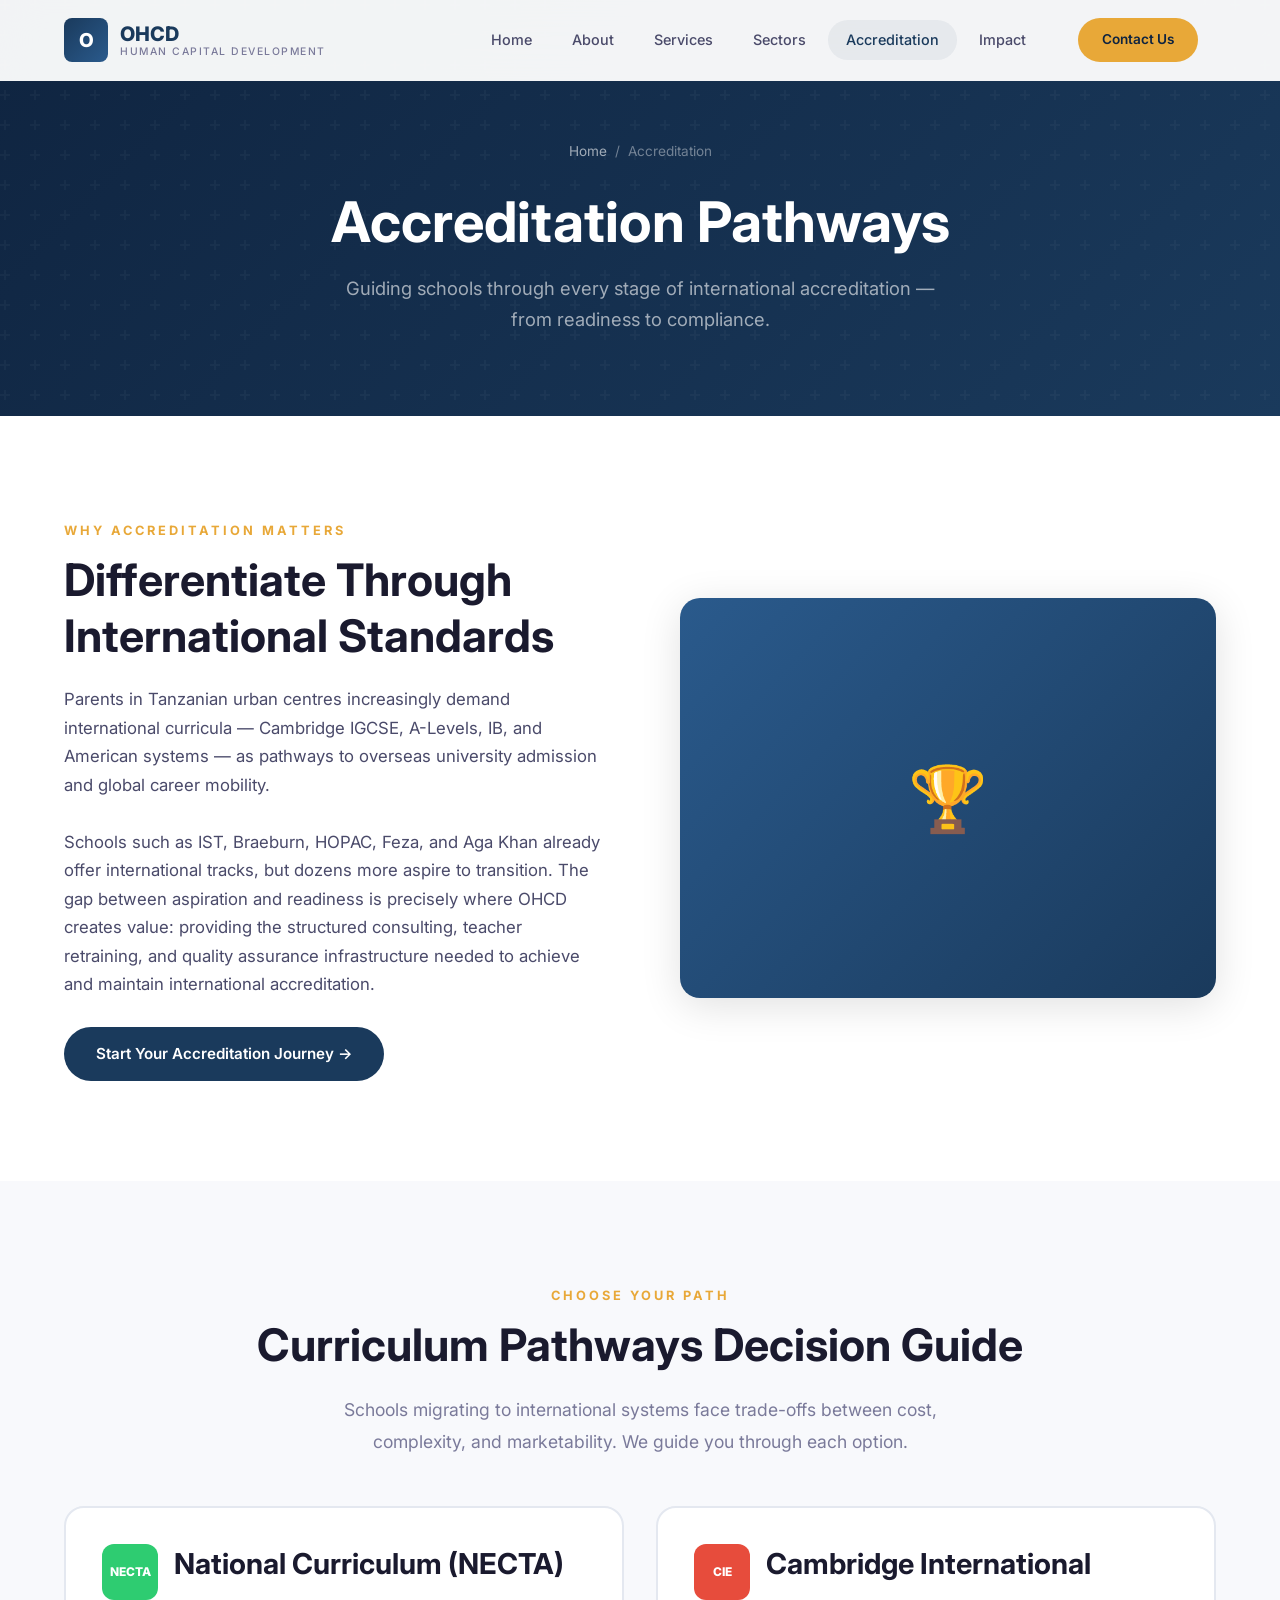
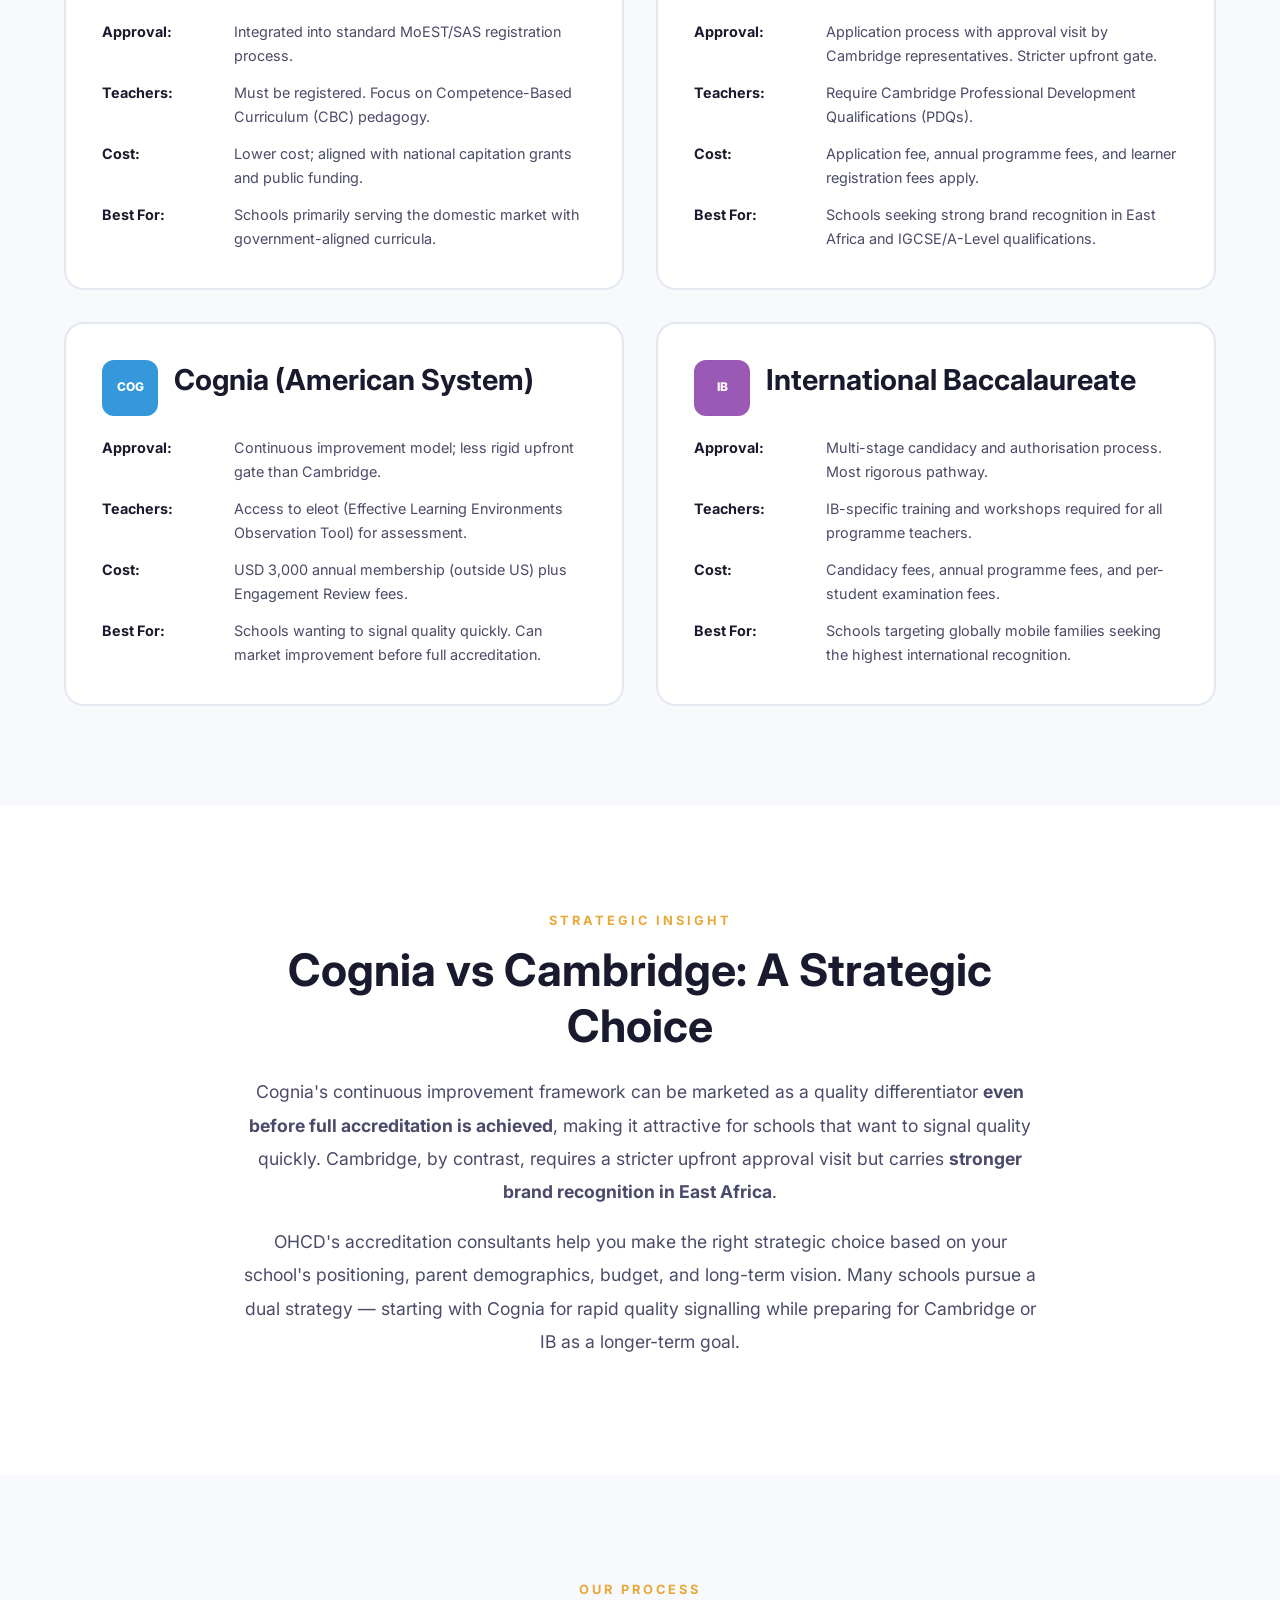
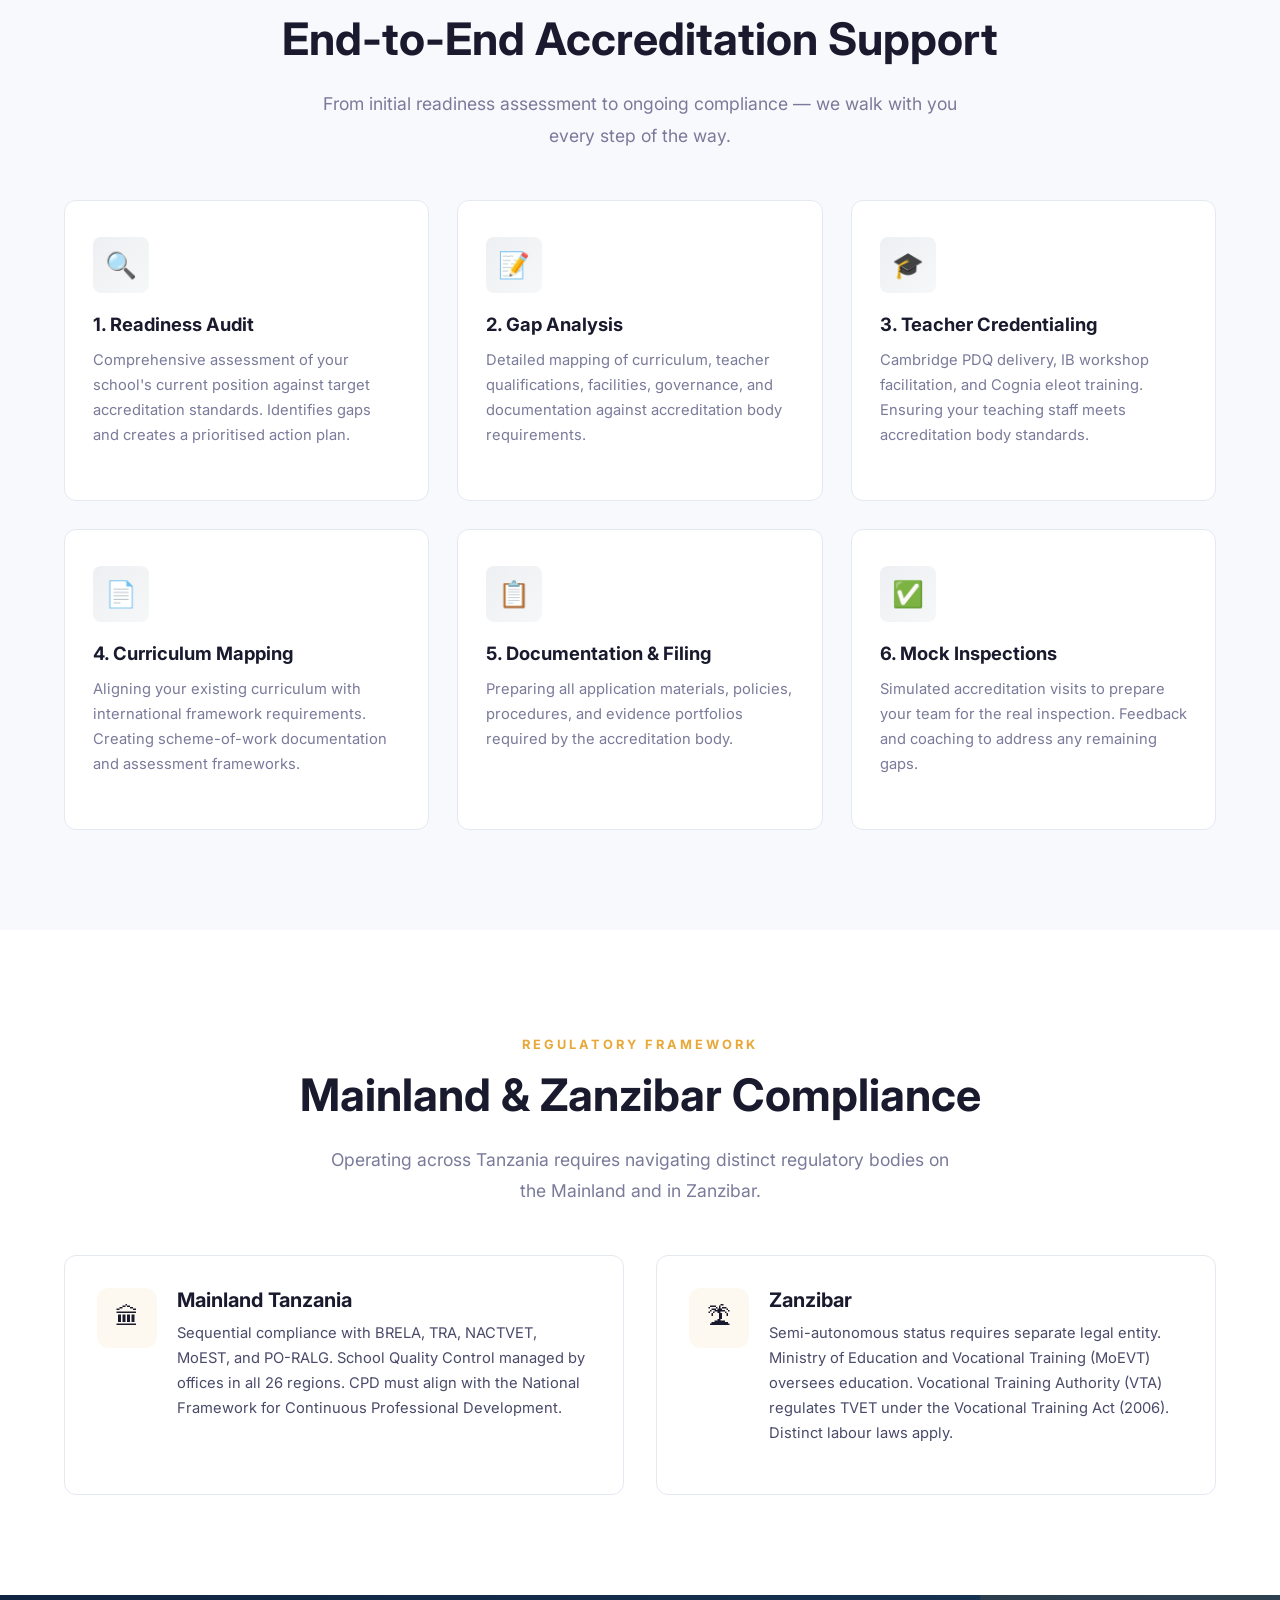
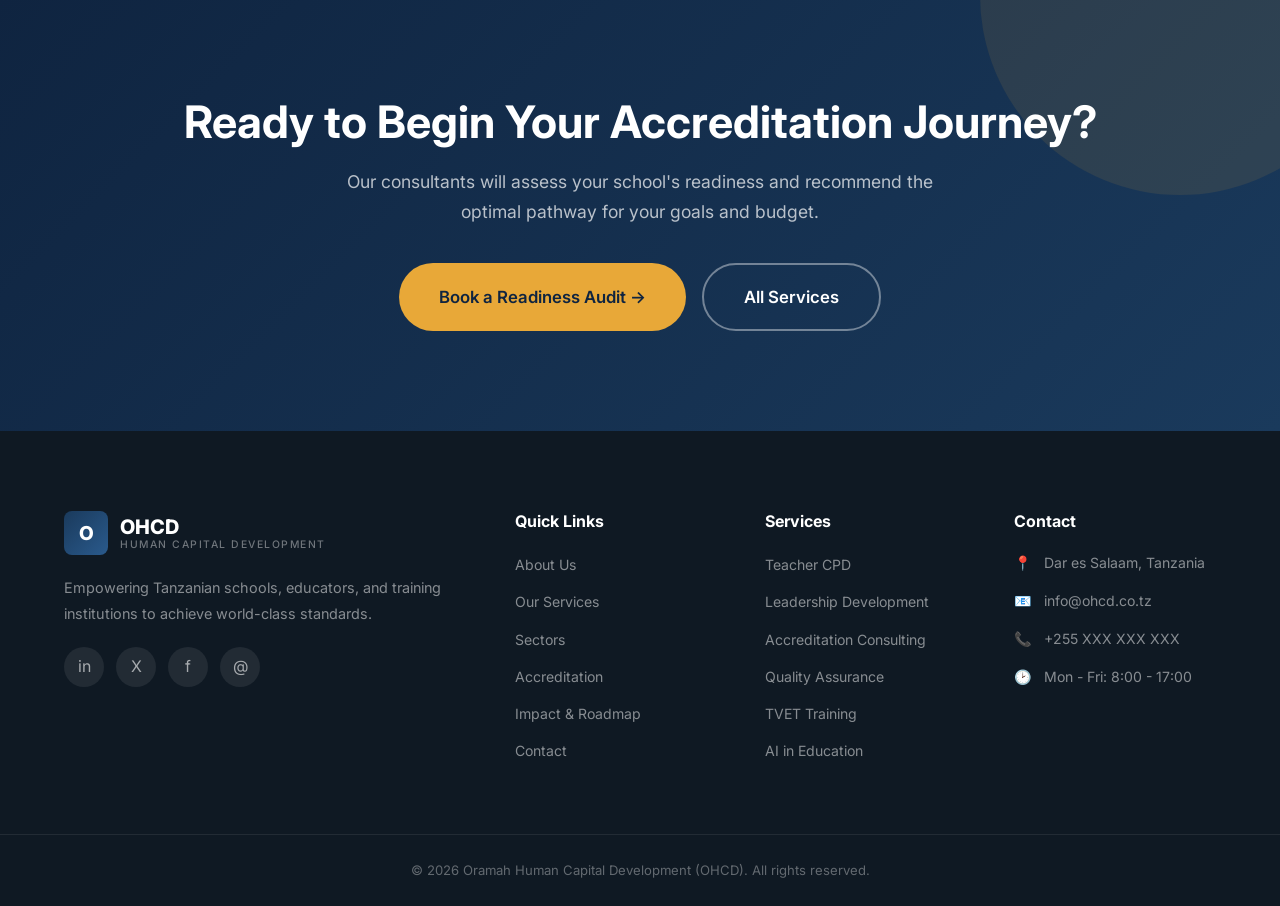
<file: website/accreditation.html>
<!DOCTYPE html>
<html lang="en">
<head>
  <meta charset="UTF-8">
  <meta name="viewport" content="width=device-width, initial-scale=1.0">
  <title>Accreditation Pathways | OHCD - Oramah Human Capital Development</title>
  <meta name="description" content="Navigate international accreditation with OHCD. Cambridge, Cognia, IB, and NECTA pathways explained with costs, requirements, and strategic guidance.">
  <link rel="preconnect" href="https://fonts.googleapis.com">
  <link href="https://fonts.googleapis.com/css2?family=Inter:wght@400;500;600;700;800&display=swap" rel="stylesheet">
  <link rel="stylesheet" href="css/styles.css">
</head>
<body>

  <!-- ========== HEADER ========== -->
  <header class="header" id="header">
    <div class="container">
      <a href="index.html" class="logo">
        <div class="logo-icon">O</div>
        <div class="logo-text">OHCD<span>Human Capital Development</span></div>
      </a>
      <nav class="nav-links" id="navLinks">
        <a href="index.html">Home</a>
        <a href="about.html">About</a>
        <a href="services.html">Services</a>
        <a href="sectors.html">Sectors</a>
        <a href="accreditation.html" class="active">Accreditation</a>
        <a href="impact.html">Impact</a>
        <a href="contact.html" class="nav-cta"><span class="btn btn-primary btn-sm">Contact Us</span></a>
      </nav>
      <button class="mobile-toggle" id="mobileToggle" aria-label="Toggle menu"><span></span><span></span><span></span></button>
    </div>
  </header>

  <!-- ========== PAGE HEADER ========== -->
  <section class="page-header">
    <div class="container">
      <div class="breadcrumb">
        <a href="index.html">Home</a><span>/</span><span>Accreditation</span>
      </div>
      <h1>Accreditation Pathways</h1>
      <p>Guiding schools through every stage of international accreditation &mdash; from readiness to compliance.</p>
    </div>
  </section>

  <!-- ========== INTRO ========== -->
  <section class="section">
    <div class="container">
      <div class="about-grid">
        <div class="about-text fade-up">
          <span class="section-label">Why Accreditation Matters</span>
          <h2 class="section-title">Differentiate Through International Standards</h2>
          <p>
            Parents in Tanzanian urban centres increasingly demand international curricula &mdash; Cambridge IGCSE,
            A-Levels, IB, and American systems &mdash; as pathways to overseas university admission and global
            career mobility.
          </p>
          <p>
            Schools such as IST, Braeburn, HOPAC, Feza, and Aga Khan already offer international tracks,
            but dozens more aspire to transition. The gap between aspiration and readiness is precisely
            where OHCD creates value: providing the structured consulting, teacher retraining, and quality
            assurance infrastructure needed to achieve and maintain international accreditation.
          </p>
          <a href="contact.html" class="btn btn-dark">Start Your Accreditation Journey &rarr;</a>
        </div>
        <div class="about-image fade-up">
          <div class="about-image-main">&#127942;</div>
        </div>
      </div>
    </div>
  </section>

  <!-- ========== PATHWAY CARDS ========== -->
  <section class="section" style="background: var(--bg-light);">
    <div class="container">
      <div class="text-center fade-up">
        <span class="section-label">Choose Your Path</span>
        <h2 class="section-title">Curriculum Pathways Decision Guide</h2>
        <p class="section-subtitle">Schools migrating to international systems face trade-offs between cost, complexity, and marketability. We guide you through each option.</p>
      </div>

      <div class="pathway-cards">
        <!-- NECTA -->
        <div class="pathway-card fade-up">
          <div class="pathway-header">
            <div class="pathway-badge national">NECTA</div>
            <h3>National Curriculum (NECTA)</h3>
          </div>
          <div class="pathway-details">
            <div class="pathway-detail">
              <span class="detail-label">Approval:</span>
              <span class="detail-value">Integrated into standard MoEST/SAS registration process.</span>
            </div>
            <div class="pathway-detail">
              <span class="detail-label">Teachers:</span>
              <span class="detail-value">Must be registered. Focus on Competence-Based Curriculum (CBC) pedagogy.</span>
            </div>
            <div class="pathway-detail">
              <span class="detail-label">Cost:</span>
              <span class="detail-value">Lower cost; aligned with national capitation grants and public funding.</span>
            </div>
            <div class="pathway-detail">
              <span class="detail-label">Best For:</span>
              <span class="detail-value">Schools primarily serving the domestic market with government-aligned curricula.</span>
            </div>
          </div>
        </div>

        <!-- Cambridge -->
        <div class="pathway-card fade-up">
          <div class="pathway-header">
            <div class="pathway-badge cambridge">CIE</div>
            <h3>Cambridge International</h3>
          </div>
          <div class="pathway-details">
            <div class="pathway-detail">
              <span class="detail-label">Approval:</span>
              <span class="detail-value">Application process with approval visit by Cambridge representatives. Stricter upfront gate.</span>
            </div>
            <div class="pathway-detail">
              <span class="detail-label">Teachers:</span>
              <span class="detail-value">Require Cambridge Professional Development Qualifications (PDQs).</span>
            </div>
            <div class="pathway-detail">
              <span class="detail-label">Cost:</span>
              <span class="detail-value">Application fee, annual programme fees, and learner registration fees apply.</span>
            </div>
            <div class="pathway-detail">
              <span class="detail-label">Best For:</span>
              <span class="detail-value">Schools seeking strong brand recognition in East Africa and IGCSE/A-Level qualifications.</span>
            </div>
          </div>
        </div>

        <!-- Cognia -->
        <div class="pathway-card fade-up">
          <div class="pathway-header">
            <div class="pathway-badge cognia">COG</div>
            <h3>Cognia (American System)</h3>
          </div>
          <div class="pathway-details">
            <div class="pathway-detail">
              <span class="detail-label">Approval:</span>
              <span class="detail-value">Continuous improvement model; less rigid upfront gate than Cambridge.</span>
            </div>
            <div class="pathway-detail">
              <span class="detail-label">Teachers:</span>
              <span class="detail-value">Access to eleot (Effective Learning Environments Observation Tool) for assessment.</span>
            </div>
            <div class="pathway-detail">
              <span class="detail-label">Cost:</span>
              <span class="detail-value">USD 3,000 annual membership (outside US) plus Engagement Review fees.</span>
            </div>
            <div class="pathway-detail">
              <span class="detail-label">Best For:</span>
              <span class="detail-value">Schools wanting to signal quality quickly. Can market improvement before full accreditation.</span>
            </div>
          </div>
        </div>

        <!-- IB -->
        <div class="pathway-card fade-up">
          <div class="pathway-header">
            <div class="pathway-badge ib">IB</div>
            <h3>International Baccalaureate</h3>
          </div>
          <div class="pathway-details">
            <div class="pathway-detail">
              <span class="detail-label">Approval:</span>
              <span class="detail-value">Multi-stage candidacy and authorisation process. Most rigorous pathway.</span>
            </div>
            <div class="pathway-detail">
              <span class="detail-label">Teachers:</span>
              <span class="detail-value">IB-specific training and workshops required for all programme teachers.</span>
            </div>
            <div class="pathway-detail">
              <span class="detail-label">Cost:</span>
              <span class="detail-value">Candidacy fees, annual programme fees, and per-student examination fees.</span>
            </div>
            <div class="pathway-detail">
              <span class="detail-label">Best For:</span>
              <span class="detail-value">Schools targeting globally mobile families seeking the highest international recognition.</span>
            </div>
          </div>
        </div>
      </div>
    </div>
  </section>

  <!-- ========== STRATEGIC INSIGHT ========== -->
  <section class="section">
    <div class="container">
      <div class="text-center fade-up" style="max-width: 800px; margin: 0 auto;">
        <span class="section-label">Strategic Insight</span>
        <h2 class="section-title">Cognia vs Cambridge: A Strategic Choice</h2>
        <p style="font-size: 1.1rem; line-height: 1.9; color: var(--text-medium);">
          Cognia's continuous improvement framework can be marketed as a quality differentiator
          <strong>even before full accreditation is achieved</strong>, making it attractive for schools that
          want to signal quality quickly. Cambridge, by contrast, requires a stricter upfront approval visit
          but carries <strong>stronger brand recognition in East Africa</strong>.
        </p>
        <p style="font-size: 1.1rem; line-height: 1.9; color: var(--text-medium);">
          OHCD's accreditation consultants help you make the right strategic choice based on your school's
          positioning, parent demographics, budget, and long-term vision. Many schools pursue a dual
          strategy &mdash; starting with Cognia for rapid quality signalling while preparing for Cambridge
          or IB as a longer-term goal.
        </p>
      </div>
    </div>
  </section>

  <!-- ========== OUR PROCESS ========== -->
  <section class="section" style="background: var(--bg-light);">
    <div class="container">
      <div class="text-center fade-up">
        <span class="section-label">Our Process</span>
        <h2 class="section-title">End-to-End Accreditation Support</h2>
        <p class="section-subtitle">From initial readiness assessment to ongoing compliance &mdash; we walk with you every step of the way.</p>
      </div>

      <div class="services-grid" style="margin-top: 48px;">
        <div class="service-card fade-up">
          <div class="service-icon">&#128269;</div>
          <h3>1. Readiness Audit</h3>
          <p>Comprehensive assessment of your school's current position against target accreditation standards. Identifies gaps and creates a prioritised action plan.</p>
        </div>
        <div class="service-card fade-up">
          <div class="service-icon">&#128221;</div>
          <h3>2. Gap Analysis</h3>
          <p>Detailed mapping of curriculum, teacher qualifications, facilities, governance, and documentation against accreditation body requirements.</p>
        </div>
        <div class="service-card fade-up">
          <div class="service-icon">&#127891;</div>
          <h3>3. Teacher Credentialing</h3>
          <p>Cambridge PDQ delivery, IB workshop facilitation, and Cognia eleot training. Ensuring your teaching staff meets accreditation body standards.</p>
        </div>
        <div class="service-card fade-up">
          <div class="service-icon">&#128196;</div>
          <h3>4. Curriculum Mapping</h3>
          <p>Aligning your existing curriculum with international framework requirements. Creating scheme-of-work documentation and assessment frameworks.</p>
        </div>
        <div class="service-card fade-up">
          <div class="service-icon">&#128203;</div>
          <h3>5. Documentation & Filing</h3>
          <p>Preparing all application materials, policies, procedures, and evidence portfolios required by the accreditation body.</p>
        </div>
        <div class="service-card fade-up">
          <div class="service-icon">&#9989;</div>
          <h3>6. Mock Inspections</h3>
          <p>Simulated accreditation visits to prepare your team for the real inspection. Feedback and coaching to address any remaining gaps.</p>
        </div>
      </div>
    </div>
  </section>

  <!-- ========== REGULATORY CONTEXT ========== -->
  <section class="section">
    <div class="container">
      <div class="text-center fade-up">
        <span class="section-label">Regulatory Framework</span>
        <h2 class="section-title">Mainland & Zanzibar Compliance</h2>
        <p class="section-subtitle">Operating across Tanzania requires navigating distinct regulatory bodies on the Mainland and in Zanzibar.</p>
      </div>

      <div class="why-grid">
        <div class="why-card fade-up">
          <div class="why-icon">&#127963;</div>
          <div>
            <h4>Mainland Tanzania</h4>
            <p>
              Sequential compliance with BRELA, TRA, NACTVET, MoEST, and PO-RALG. School Quality Control
              managed by offices in all 26 regions. CPD must align with the National Framework for
              Continuous Professional Development.
            </p>
          </div>
        </div>
        <div class="why-card fade-up">
          <div class="why-icon">&#127965;</div>
          <div>
            <h4>Zanzibar</h4>
            <p>
              Semi-autonomous status requires separate legal entity. Ministry of Education and Vocational
              Training (MoEVT) oversees education. Vocational Training Authority (VTA) regulates TVET
              under the Vocational Training Act (2006). Distinct labour laws apply.
            </p>
          </div>
        </div>
      </div>
    </div>
  </section>

  <!-- ========== CTA ========== -->
  <section class="section cta-section">
    <div class="container" style="position: relative; z-index: 2;">
      <div class="fade-up">
        <h2>Ready to Begin Your Accreditation Journey?</h2>
        <p>Our consultants will assess your school's readiness and recommend the optimal pathway for your goals and budget.</p>
        <div class="cta-buttons">
          <a href="contact.html" class="btn btn-primary btn-lg">Book a Readiness Audit &rarr;</a>
          <a href="services.html" class="btn btn-secondary btn-lg">All Services</a>
        </div>
      </div>
    </div>
  </section>

  <!-- ========== FOOTER ========== -->
  <footer class="footer">
    <div class="container">
      <div class="footer-grid">
        <div class="footer-about">
          <a href="index.html" class="logo" style="margin-bottom: 20px;">
            <div class="logo-icon">O</div>
            <div class="logo-text" style="color: white;">OHCD<span style="color: rgba(255,255,255,0.4);">Human Capital Development</span></div>
          </a>
          <p>Empowering Tanzanian schools, educators, and training institutions to achieve world-class standards.</p>
          <div class="footer-social"><a href="#">in</a><a href="#">X</a><a href="#">f</a><a href="#">@</a></div>
        </div>
        <div><h4>Quick Links</h4><ul><li><a href="about.html">About Us</a></li><li><a href="services.html">Our Services</a></li><li><a href="sectors.html">Sectors</a></li><li><a href="accreditation.html">Accreditation</a></li><li><a href="impact.html">Impact & Roadmap</a></li><li><a href="contact.html">Contact</a></li></ul></div>
        <div><h4>Services</h4><ul><li><a href="services.html">Teacher CPD</a></li><li><a href="services.html">Leadership Development</a></li><li><a href="services.html">Accreditation Consulting</a></li><li><a href="services.html">Quality Assurance</a></li><li><a href="services.html">TVET Training</a></li><li><a href="services.html">AI in Education</a></li></ul></div>
        <div><h4>Contact</h4><div class="footer-contact-item"><span class="icon">&#128205;</span><span>Dar es Salaam, Tanzania</span></div><div class="footer-contact-item"><span class="icon">&#128231;</span><span>info@ohcd.co.tz</span></div><div class="footer-contact-item"><span class="icon">&#128222;</span><span>+255 XXX XXX XXX</span></div><div class="footer-contact-item"><span class="icon">&#128337;</span><span>Mon - Fri: 8:00 - 17:00</span></div></div>
      </div>
    </div>
    <div class="footer-bottom"><div class="container">&copy; 2026 Oramah Human Capital Development (OHCD). All rights reserved.</div></div>
  </footer>

  <script src="js/main.js"></script>
</body>
</html>
</file>
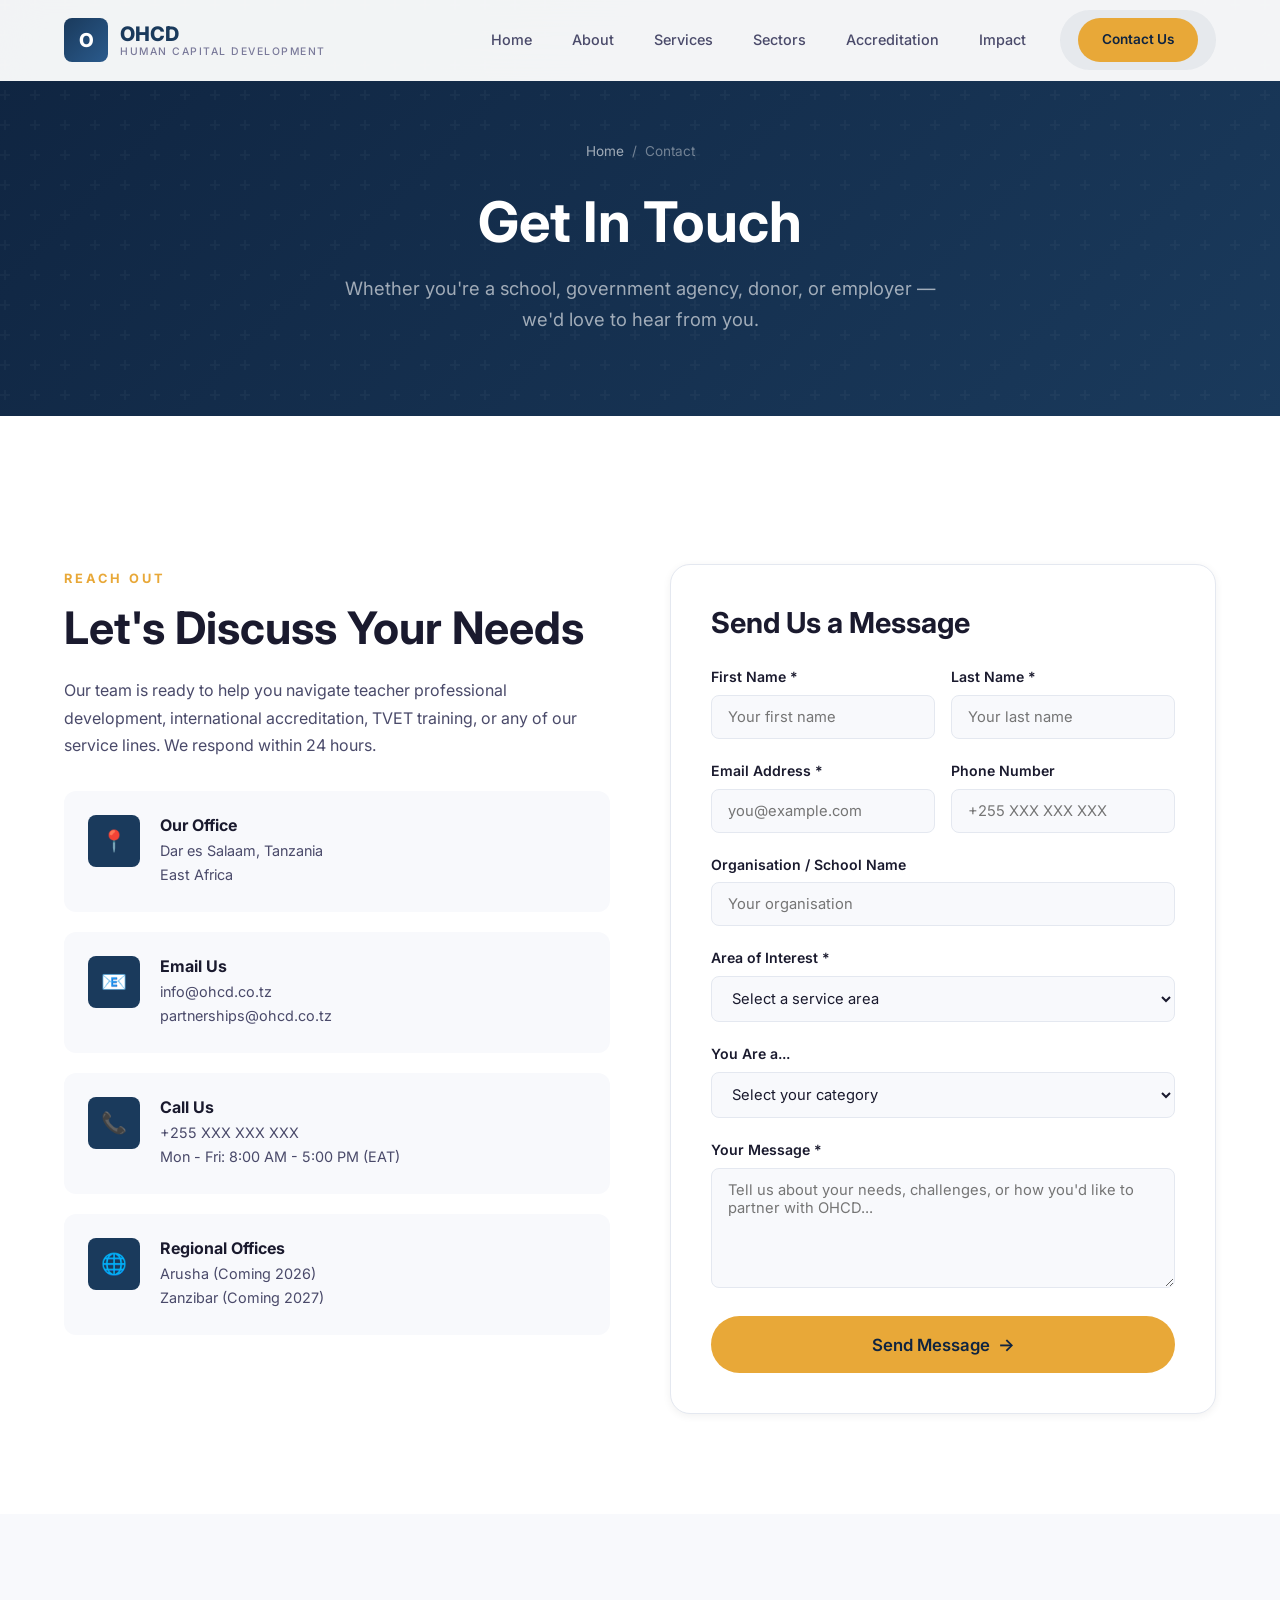
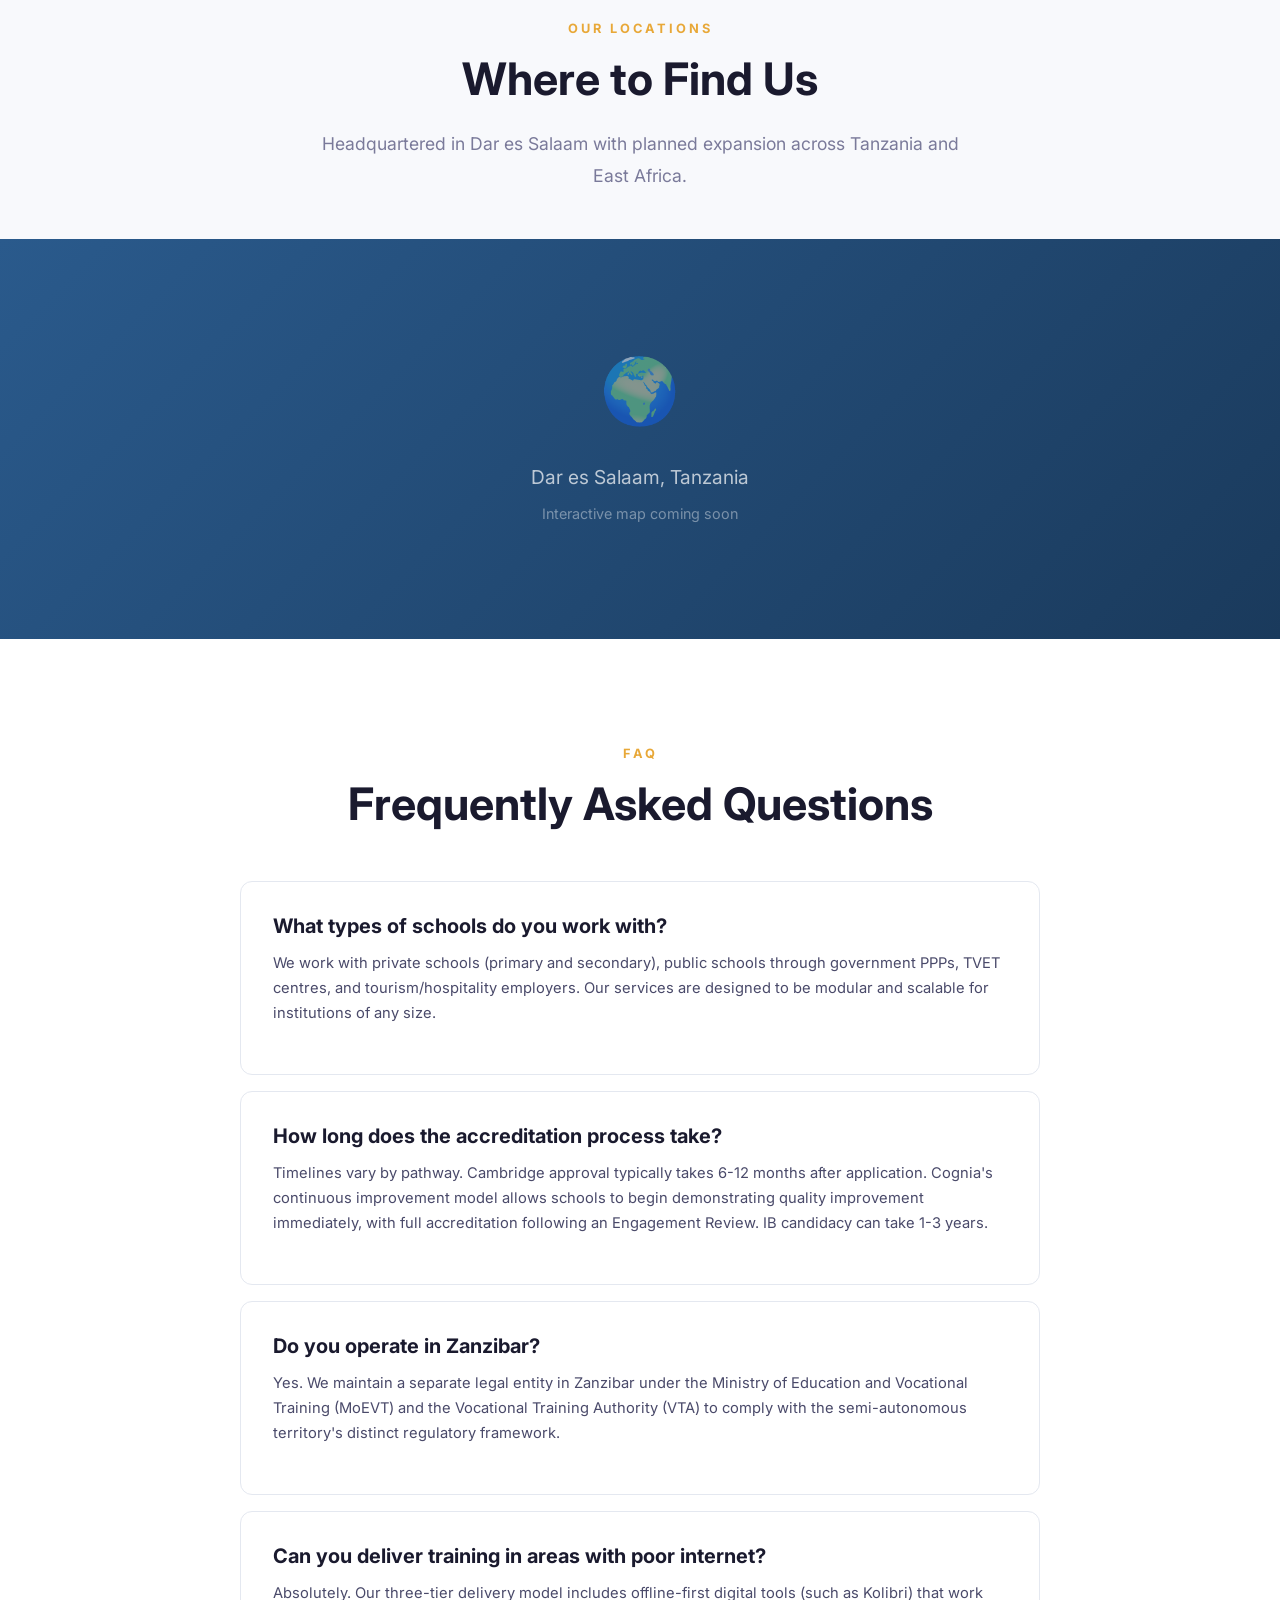
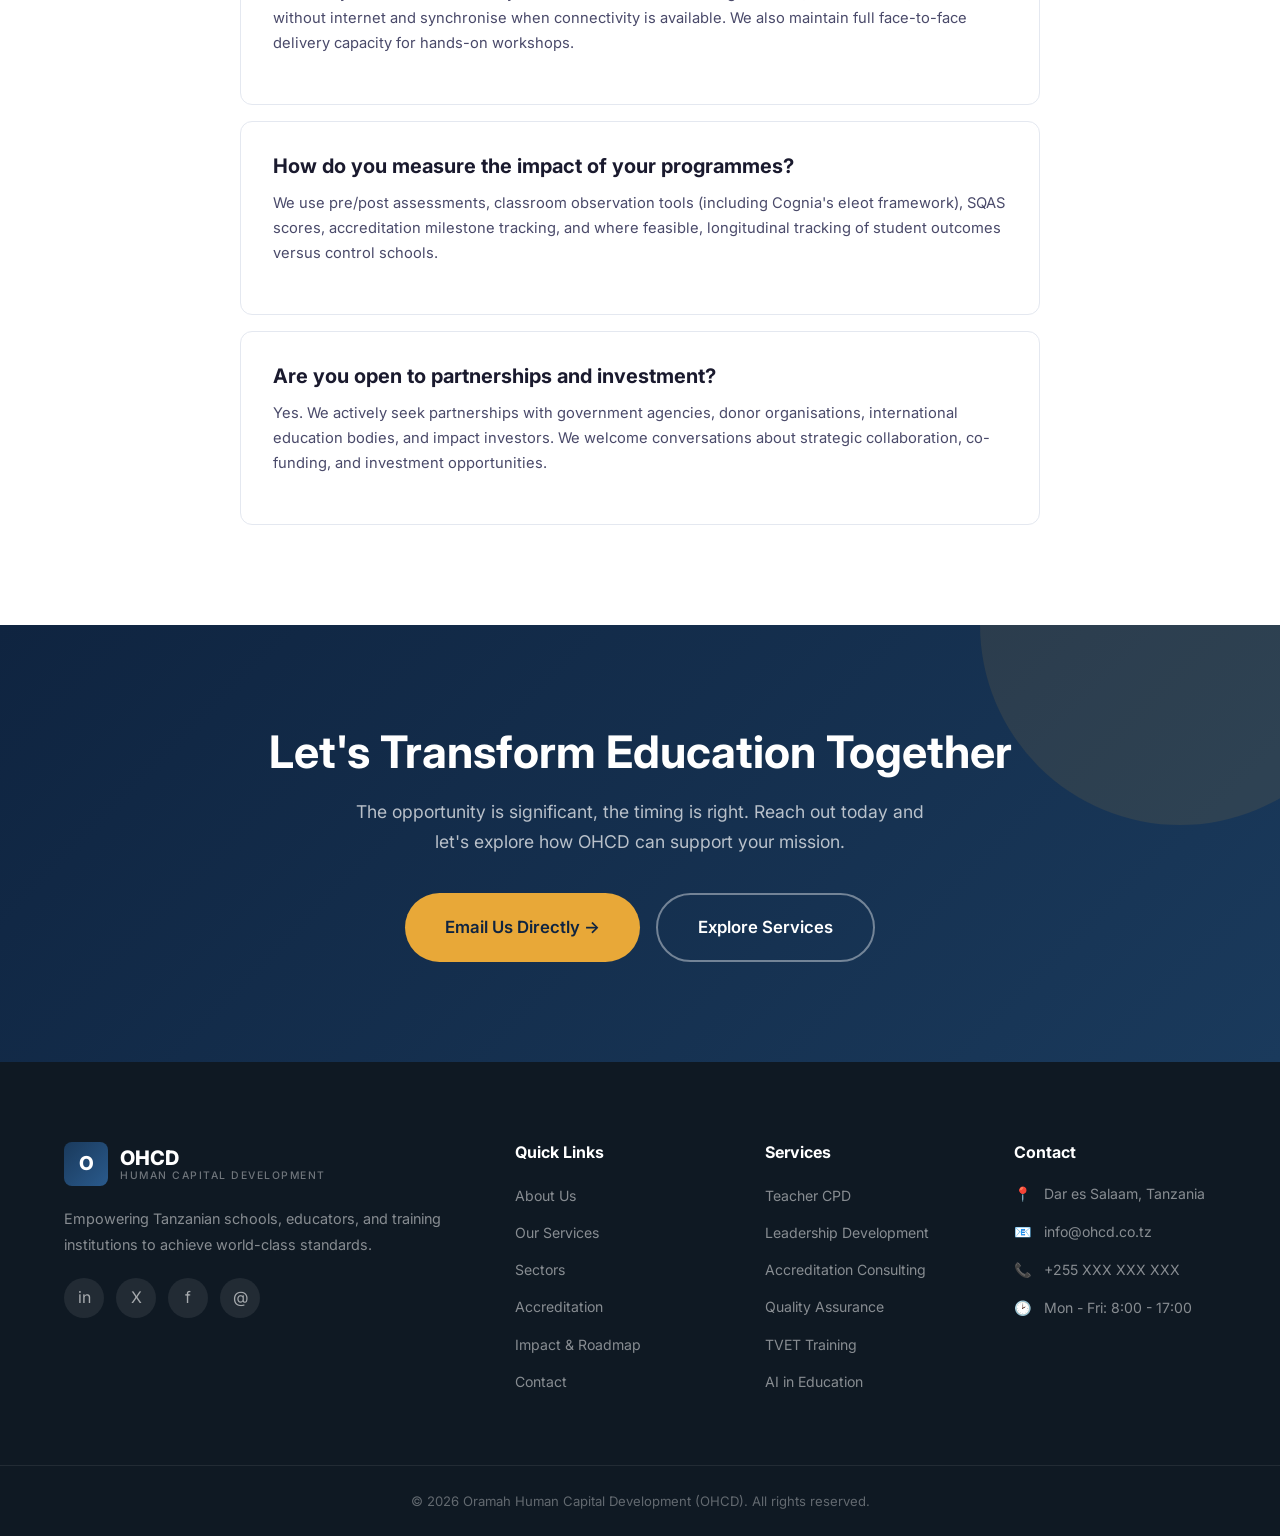
<file: website/contact.html>
<!DOCTYPE html>
<html lang="en">
<head>
  <meta charset="UTF-8">
  <meta name="viewport" content="width=device-width, initial-scale=1.0">
  <title>Contact Us | OHCD - Oramah Human Capital Development</title>
  <meta name="description" content="Get in touch with Oramah Human Capital Development. Request a consultation, book a readiness audit, or partner with us to transform education in Tanzania.">
  <link rel="preconnect" href="https://fonts.googleapis.com">
  <link href="https://fonts.googleapis.com/css2?family=Inter:wght@400;500;600;700;800&display=swap" rel="stylesheet">
  <link rel="stylesheet" href="css/styles.css">
</head>
<body>

  <!-- ========== HEADER ========== -->
  <header class="header" id="header">
    <div class="container">
      <a href="index.html" class="logo">
        <div class="logo-icon">O</div>
        <div class="logo-text">OHCD<span>Human Capital Development</span></div>
      </a>
      <nav class="nav-links" id="navLinks">
        <a href="index.html">Home</a>
        <a href="about.html">About</a>
        <a href="services.html">Services</a>
        <a href="sectors.html">Sectors</a>
        <a href="accreditation.html">Accreditation</a>
        <a href="impact.html">Impact</a>
        <a href="contact.html" class="active nav-cta"><span class="btn btn-primary btn-sm">Contact Us</span></a>
      </nav>
      <button class="mobile-toggle" id="mobileToggle" aria-label="Toggle menu"><span></span><span></span><span></span></button>
    </div>
  </header>

  <!-- ========== PAGE HEADER ========== -->
  <section class="page-header">
    <div class="container">
      <div class="breadcrumb">
        <a href="index.html">Home</a><span>/</span><span>Contact</span>
      </div>
      <h1>Get In Touch</h1>
      <p>Whether you're a school, government agency, donor, or employer &mdash; we'd love to hear from you.</p>
    </div>
  </section>

  <!-- ========== CONTACT SECTION ========== -->
  <section class="section">
    <div class="container">
      <div class="contact-grid">
        <!-- Contact Info -->
        <div class="fade-up">
          <span class="section-label">Reach Out</span>
          <h2 class="section-title">Let's Discuss Your Needs</h2>
          <p style="margin-bottom: 32px;">
            Our team is ready to help you navigate teacher professional development, international
            accreditation, TVET training, or any of our service lines. We respond within 24 hours.
          </p>

          <div class="contact-info-cards">
            <div class="contact-info-card">
              <div class="contact-card-icon">&#128205;</div>
              <div>
                <h4>Our Office</h4>
                <p>Dar es Salaam, Tanzania<br>East Africa</p>
              </div>
            </div>
            <div class="contact-info-card">
              <div class="contact-card-icon">&#128231;</div>
              <div>
                <h4>Email Us</h4>
                <p>info@ohcd.co.tz<br>partnerships@ohcd.co.tz</p>
              </div>
            </div>
            <div class="contact-info-card">
              <div class="contact-card-icon">&#128222;</div>
              <div>
                <h4>Call Us</h4>
                <p>+255 XXX XXX XXX<br>Mon - Fri: 8:00 AM - 5:00 PM (EAT)</p>
              </div>
            </div>
            <div class="contact-info-card">
              <div class="contact-card-icon">&#127760;</div>
              <div>
                <h4>Regional Offices</h4>
                <p>Arusha (Coming 2026)<br>Zanzibar (Coming 2027)</p>
              </div>
            </div>
          </div>
        </div>

        <!-- Contact Form -->
        <div class="contact-form fade-up">
          <h3>Send Us a Message</h3>
          <form id="contactForm" action="#" method="POST">
            <div class="form-row">
              <div class="form-group">
                <label for="firstName">First Name *</label>
                <input type="text" id="firstName" name="firstName" required placeholder="Your first name">
              </div>
              <div class="form-group">
                <label for="lastName">Last Name *</label>
                <input type="text" id="lastName" name="lastName" required placeholder="Your last name">
              </div>
            </div>

            <div class="form-row">
              <div class="form-group">
                <label for="email">Email Address *</label>
                <input type="email" id="email" name="email" required placeholder="you@example.com">
              </div>
              <div class="form-group">
                <label for="phone">Phone Number</label>
                <input type="tel" id="phone" name="phone" placeholder="+255 XXX XXX XXX">
              </div>
            </div>

            <div class="form-group">
              <label for="organisation">Organisation / School Name</label>
              <input type="text" id="organisation" name="organisation" placeholder="Your organisation">
            </div>

            <div class="form-group">
              <label for="interest">Area of Interest *</label>
              <select id="interest" name="interest" required>
                <option value="" disabled selected>Select a service area</option>
                <option value="cpd">Teacher CPD & Up-skilling</option>
                <option value="leadership">School Leadership Development</option>
                <option value="accreditation">International Accreditation Consulting</option>
                <option value="qa">Quality Assurance Systems</option>
                <option value="tvet">TVET & Tourism Training</option>
                <option value="strategy">Education Strategy Consulting</option>
                <option value="ai">AI Integration in Education</option>
                <option value="teambuilding">Team Building for Education</option>
                <option value="partnership">Partnership / Investment Opportunity</option>
                <option value="other">Other</option>
              </select>
            </div>

            <div class="form-group">
              <label for="segment">You Are a...</label>
              <select id="segment" name="segment">
                <option value="" disabled selected>Select your category</option>
                <option value="private-school">Private School</option>
                <option value="public-school">Public School</option>
                <option value="tvet-centre">TVET Centre</option>
                <option value="employer">Tourism / Hospitality Employer</option>
                <option value="government">Government Agency</option>
                <option value="donor">Donor / International Organisation</option>
                <option value="investor">Investor</option>
                <option value="individual">Individual Educator</option>
                <option value="other">Other</option>
              </select>
            </div>

            <div class="form-group">
              <label for="message">Your Message *</label>
              <textarea id="message" name="message" required placeholder="Tell us about your needs, challenges, or how you'd like to partner with OHCD..."></textarea>
            </div>

            <button type="submit" class="btn btn-primary btn-lg" style="width: 100%; justify-content: center;">
              Send Message
              <span class="btn-icon">&rarr;</span>
            </button>
          </form>
        </div>
      </div>
    </div>
  </section>

  <!-- ========== MAP SECTION ========== -->
  <section class="section" style="background: var(--bg-light); padding-bottom: 0;">
    <div class="container">
      <div class="text-center fade-up" style="margin-bottom: 48px;">
        <span class="section-label">Our Locations</span>
        <h2 class="section-title">Where to Find Us</h2>
        <p class="section-subtitle">Headquartered in Dar es Salaam with planned expansion across Tanzania and East Africa.</p>
      </div>
    </div>
    <div style="width: 100%; height: 400px; background: linear-gradient(135deg, var(--primary-light), var(--primary)); display: flex; align-items: center; justify-content: center; color: rgba(255,255,255,0.5);">
      <div style="text-align: center;">
        <div style="font-size: 4rem; margin-bottom: 16px;">&#127757;</div>
        <p style="font-size: 1.2rem; color: rgba(255,255,255,0.7); margin: 0;">Dar es Salaam, Tanzania</p>
        <p style="font-size: 0.9rem; color: rgba(255,255,255,0.4); margin-top: 8px;">Interactive map coming soon</p>
      </div>
    </div>
  </section>

  <!-- ========== FAQ SECTION ========== -->
  <section class="section">
    <div class="container">
      <div class="text-center fade-up">
        <span class="section-label">FAQ</span>
        <h2 class="section-title">Frequently Asked Questions</h2>
      </div>

      <div style="max-width: 800px; margin: 48px auto 0;">
        <div class="why-card fade-up" style="margin-bottom: 16px; display: block;">
          <h4 style="margin-bottom: 12px;">What types of schools do you work with?</h4>
          <p>We work with private schools (primary and secondary), public schools through government PPPs, TVET centres, and tourism/hospitality employers. Our services are designed to be modular and scalable for institutions of any size.</p>
        </div>

        <div class="why-card fade-up" style="margin-bottom: 16px; display: block;">
          <h4 style="margin-bottom: 12px;">How long does the accreditation process take?</h4>
          <p>Timelines vary by pathway. Cambridge approval typically takes 6-12 months after application. Cognia's continuous improvement model allows schools to begin demonstrating quality improvement immediately, with full accreditation following an Engagement Review. IB candidacy can take 1-3 years.</p>
        </div>

        <div class="why-card fade-up" style="margin-bottom: 16px; display: block;">
          <h4 style="margin-bottom: 12px;">Do you operate in Zanzibar?</h4>
          <p>Yes. We maintain a separate legal entity in Zanzibar under the Ministry of Education and Vocational Training (MoEVT) and the Vocational Training Authority (VTA) to comply with the semi-autonomous territory's distinct regulatory framework.</p>
        </div>

        <div class="why-card fade-up" style="margin-bottom: 16px; display: block;">
          <h4 style="margin-bottom: 12px;">Can you deliver training in areas with poor internet?</h4>
          <p>Absolutely. Our three-tier delivery model includes offline-first digital tools (such as Kolibri) that work without internet and synchronise when connectivity is available. We also maintain full face-to-face delivery capacity for hands-on workshops.</p>
        </div>

        <div class="why-card fade-up" style="margin-bottom: 16px; display: block;">
          <h4 style="margin-bottom: 12px;">How do you measure the impact of your programmes?</h4>
          <p>We use pre/post assessments, classroom observation tools (including Cognia's eleot framework), SQAS scores, accreditation milestone tracking, and where feasible, longitudinal tracking of student outcomes versus control schools.</p>
        </div>

        <div class="why-card fade-up" style="display: block;">
          <h4 style="margin-bottom: 12px;">Are you open to partnerships and investment?</h4>
          <p>Yes. We actively seek partnerships with government agencies, donor organisations, international education bodies, and impact investors. We welcome conversations about strategic collaboration, co-funding, and investment opportunities.</p>
        </div>
      </div>
    </div>
  </section>

  <!-- ========== CTA ========== -->
  <section class="section cta-section">
    <div class="container" style="position: relative; z-index: 2;">
      <div class="fade-up">
        <h2>Let's Transform Education Together</h2>
        <p>The opportunity is significant, the timing is right. Reach out today and let's explore how OHCD can support your mission.</p>
        <div class="cta-buttons">
          <a href="mailto:info@ohcd.co.tz" class="btn btn-primary btn-lg">Email Us Directly &rarr;</a>
          <a href="services.html" class="btn btn-secondary btn-lg">Explore Services</a>
        </div>
      </div>
    </div>
  </section>

  <!-- ========== FOOTER ========== -->
  <footer class="footer">
    <div class="container">
      <div class="footer-grid">
        <div class="footer-about">
          <a href="index.html" class="logo" style="margin-bottom: 20px;">
            <div class="logo-icon">O</div>
            <div class="logo-text" style="color: white;">OHCD<span style="color: rgba(255,255,255,0.4);">Human Capital Development</span></div>
          </a>
          <p>Empowering Tanzanian schools, educators, and training institutions to achieve world-class standards.</p>
          <div class="footer-social"><a href="#">in</a><a href="#">X</a><a href="#">f</a><a href="#">@</a></div>
        </div>
        <div><h4>Quick Links</h4><ul><li><a href="about.html">About Us</a></li><li><a href="services.html">Our Services</a></li><li><a href="sectors.html">Sectors</a></li><li><a href="accreditation.html">Accreditation</a></li><li><a href="impact.html">Impact & Roadmap</a></li><li><a href="contact.html">Contact</a></li></ul></div>
        <div><h4>Services</h4><ul><li><a href="services.html">Teacher CPD</a></li><li><a href="services.html">Leadership Development</a></li><li><a href="services.html">Accreditation Consulting</a></li><li><a href="services.html">Quality Assurance</a></li><li><a href="services.html">TVET Training</a></li><li><a href="services.html">AI in Education</a></li></ul></div>
        <div><h4>Contact</h4><div class="footer-contact-item"><span class="icon">&#128205;</span><span>Dar es Salaam, Tanzania</span></div><div class="footer-contact-item"><span class="icon">&#128231;</span><span>info@ohcd.co.tz</span></div><div class="footer-contact-item"><span class="icon">&#128222;</span><span>+255 XXX XXX XXX</span></div><div class="footer-contact-item"><span class="icon">&#128337;</span><span>Mon - Fri: 8:00 - 17:00</span></div></div>
      </div>
    </div>
    <div class="footer-bottom"><div class="container">&copy; 2026 Oramah Human Capital Development (OHCD). All rights reserved.</div></div>
  </footer>

  <script src="js/main.js"></script>
</body>
</html>
</file>
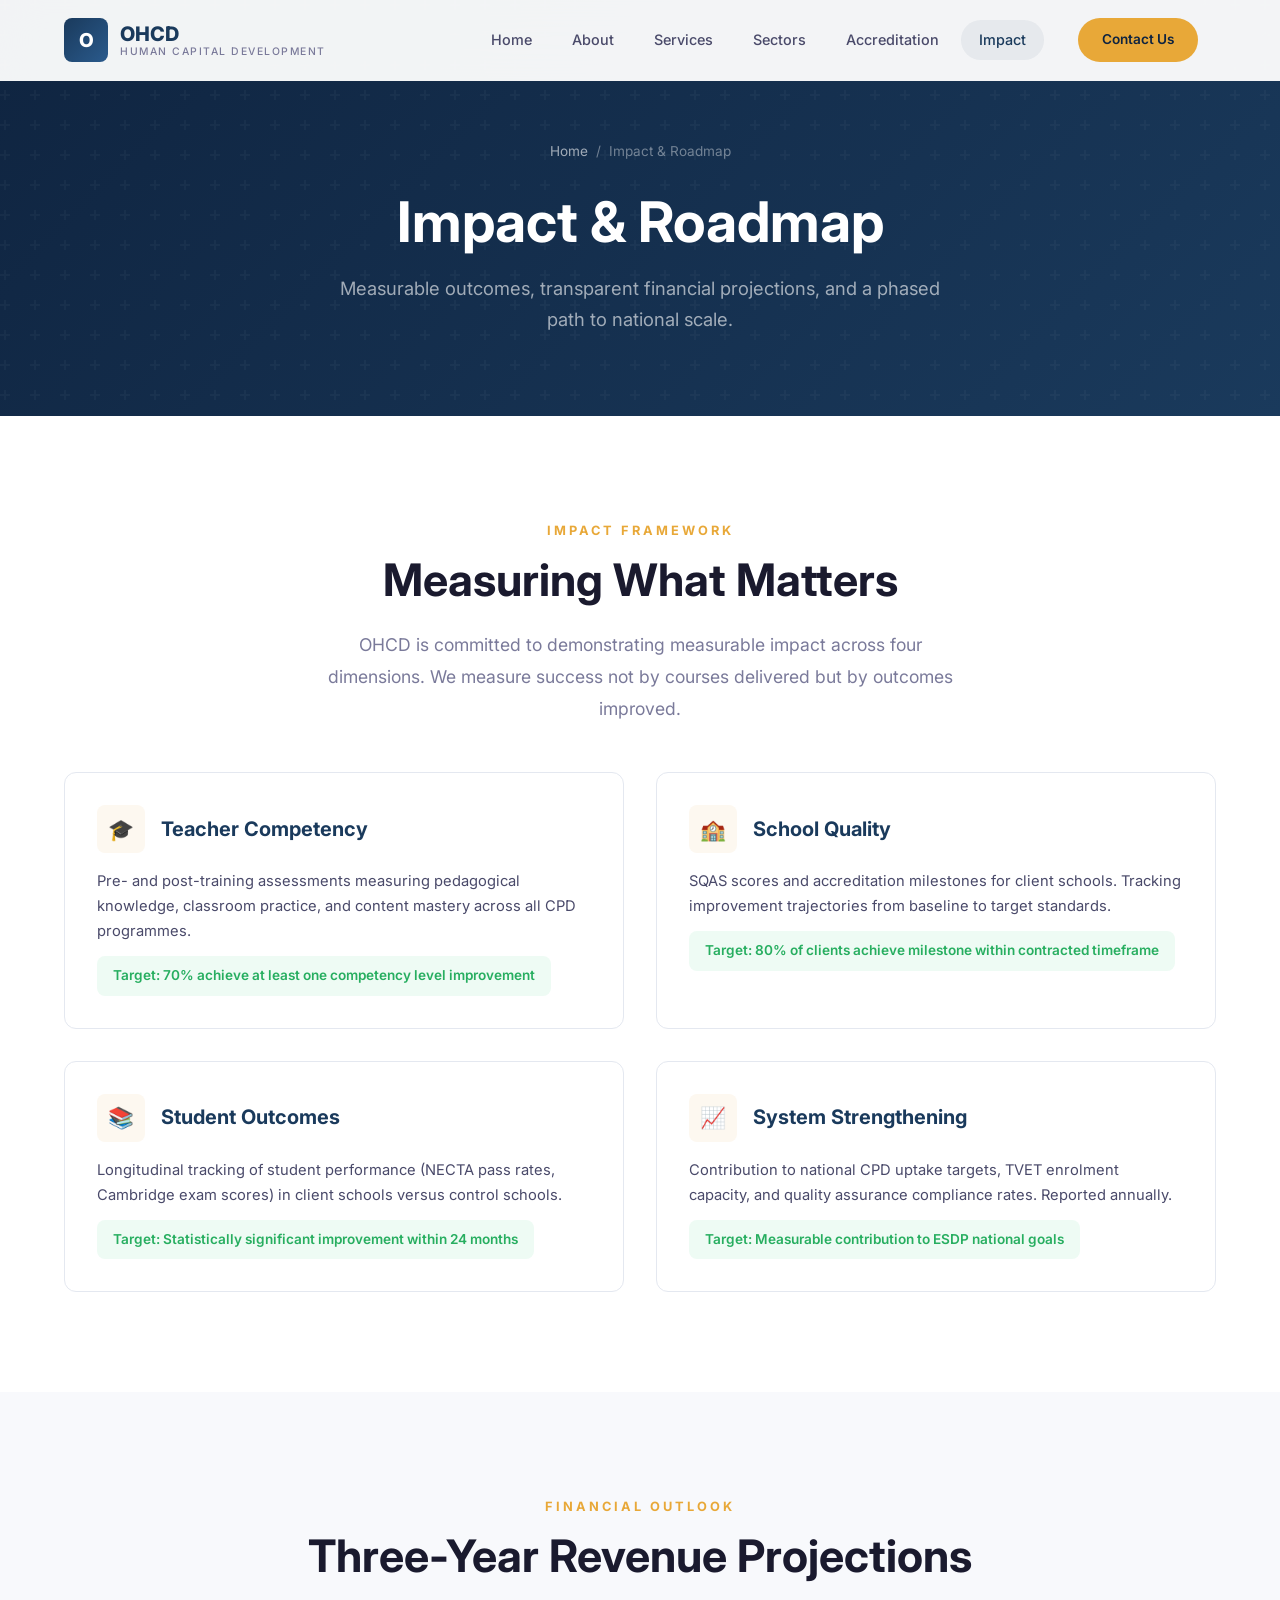
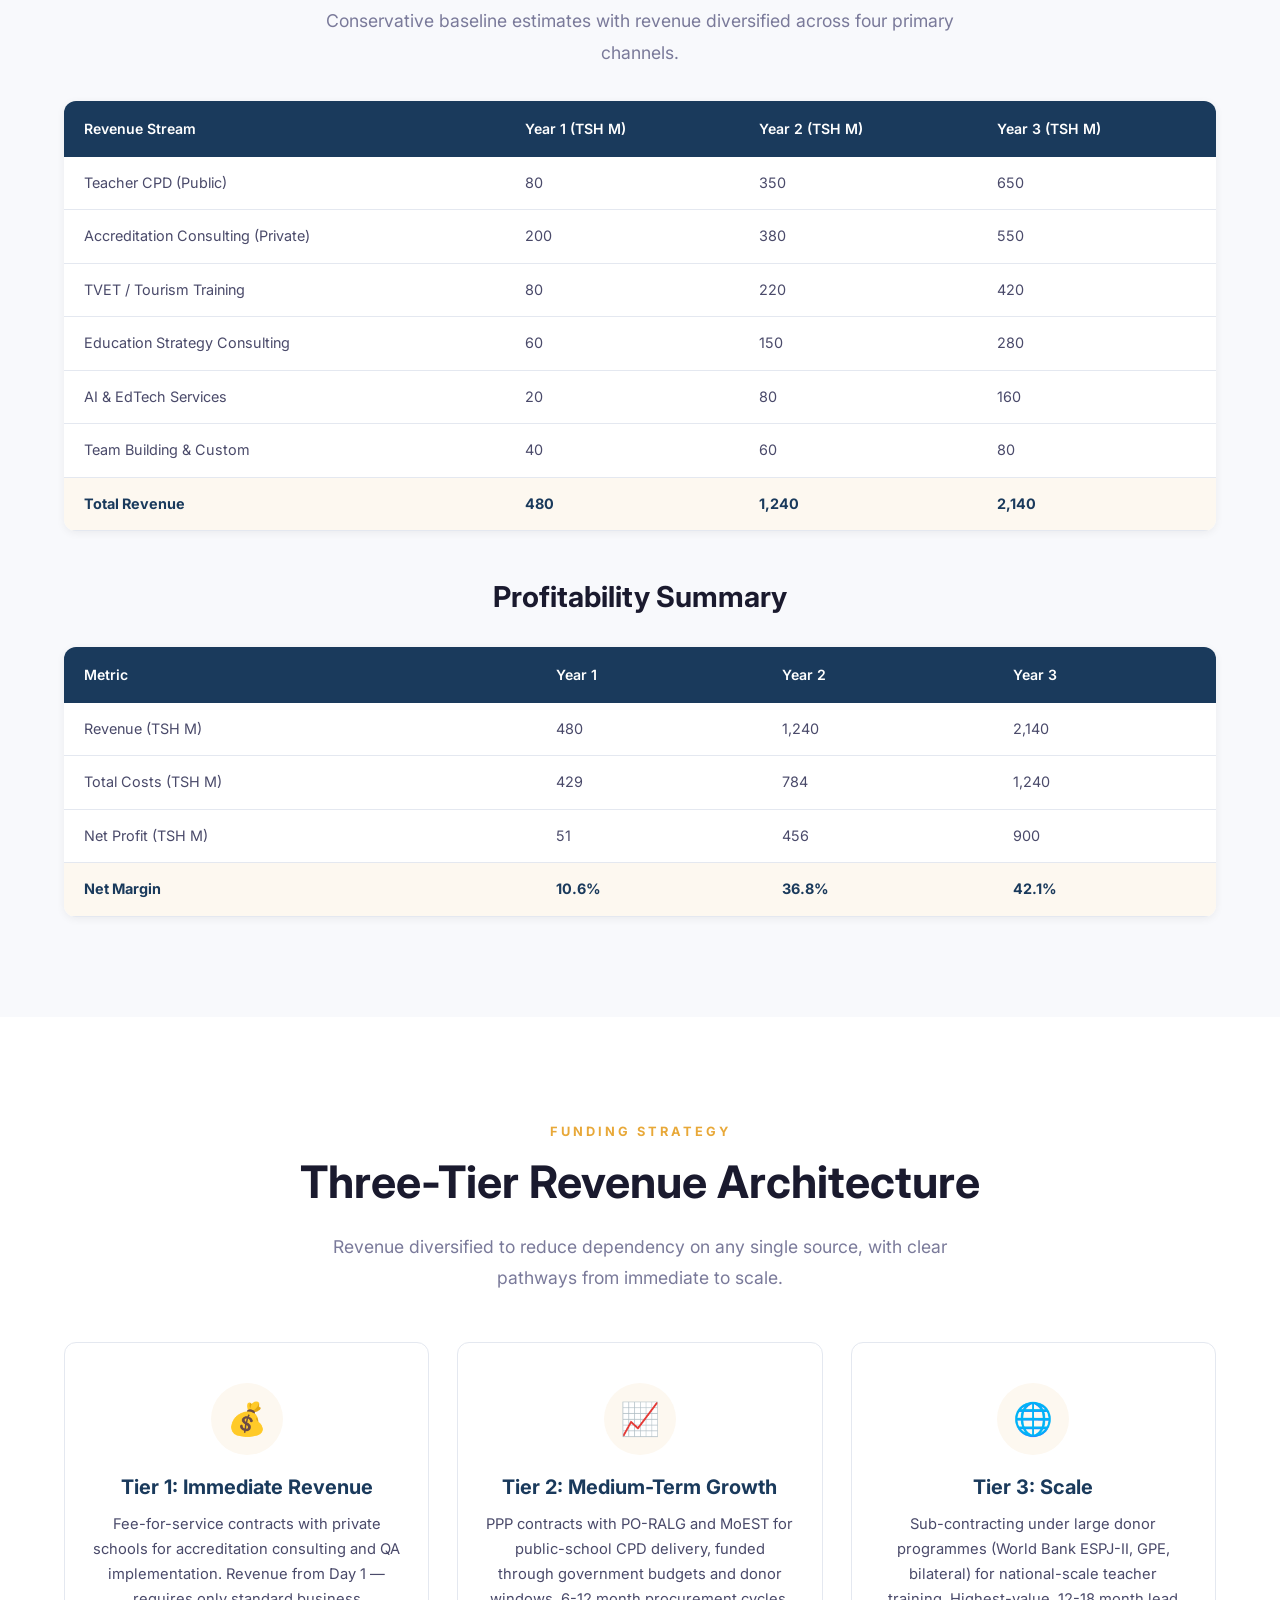
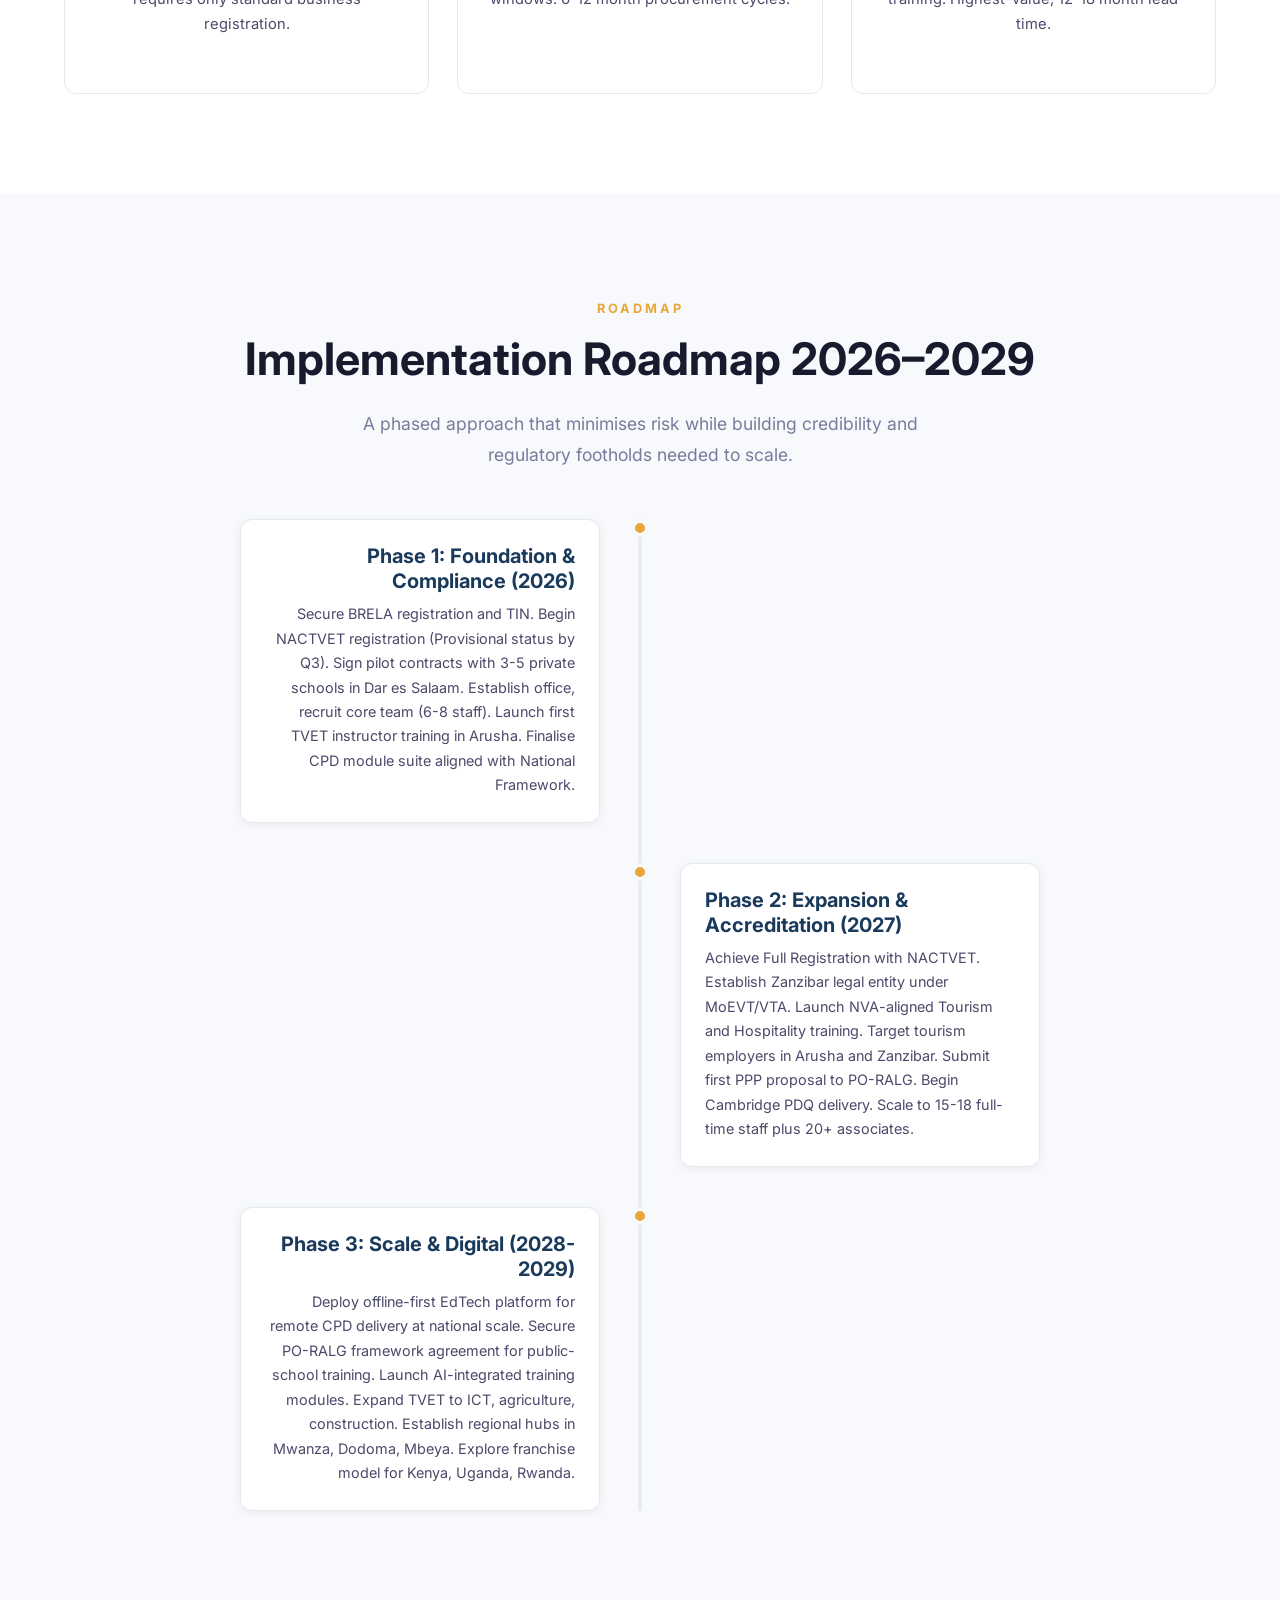
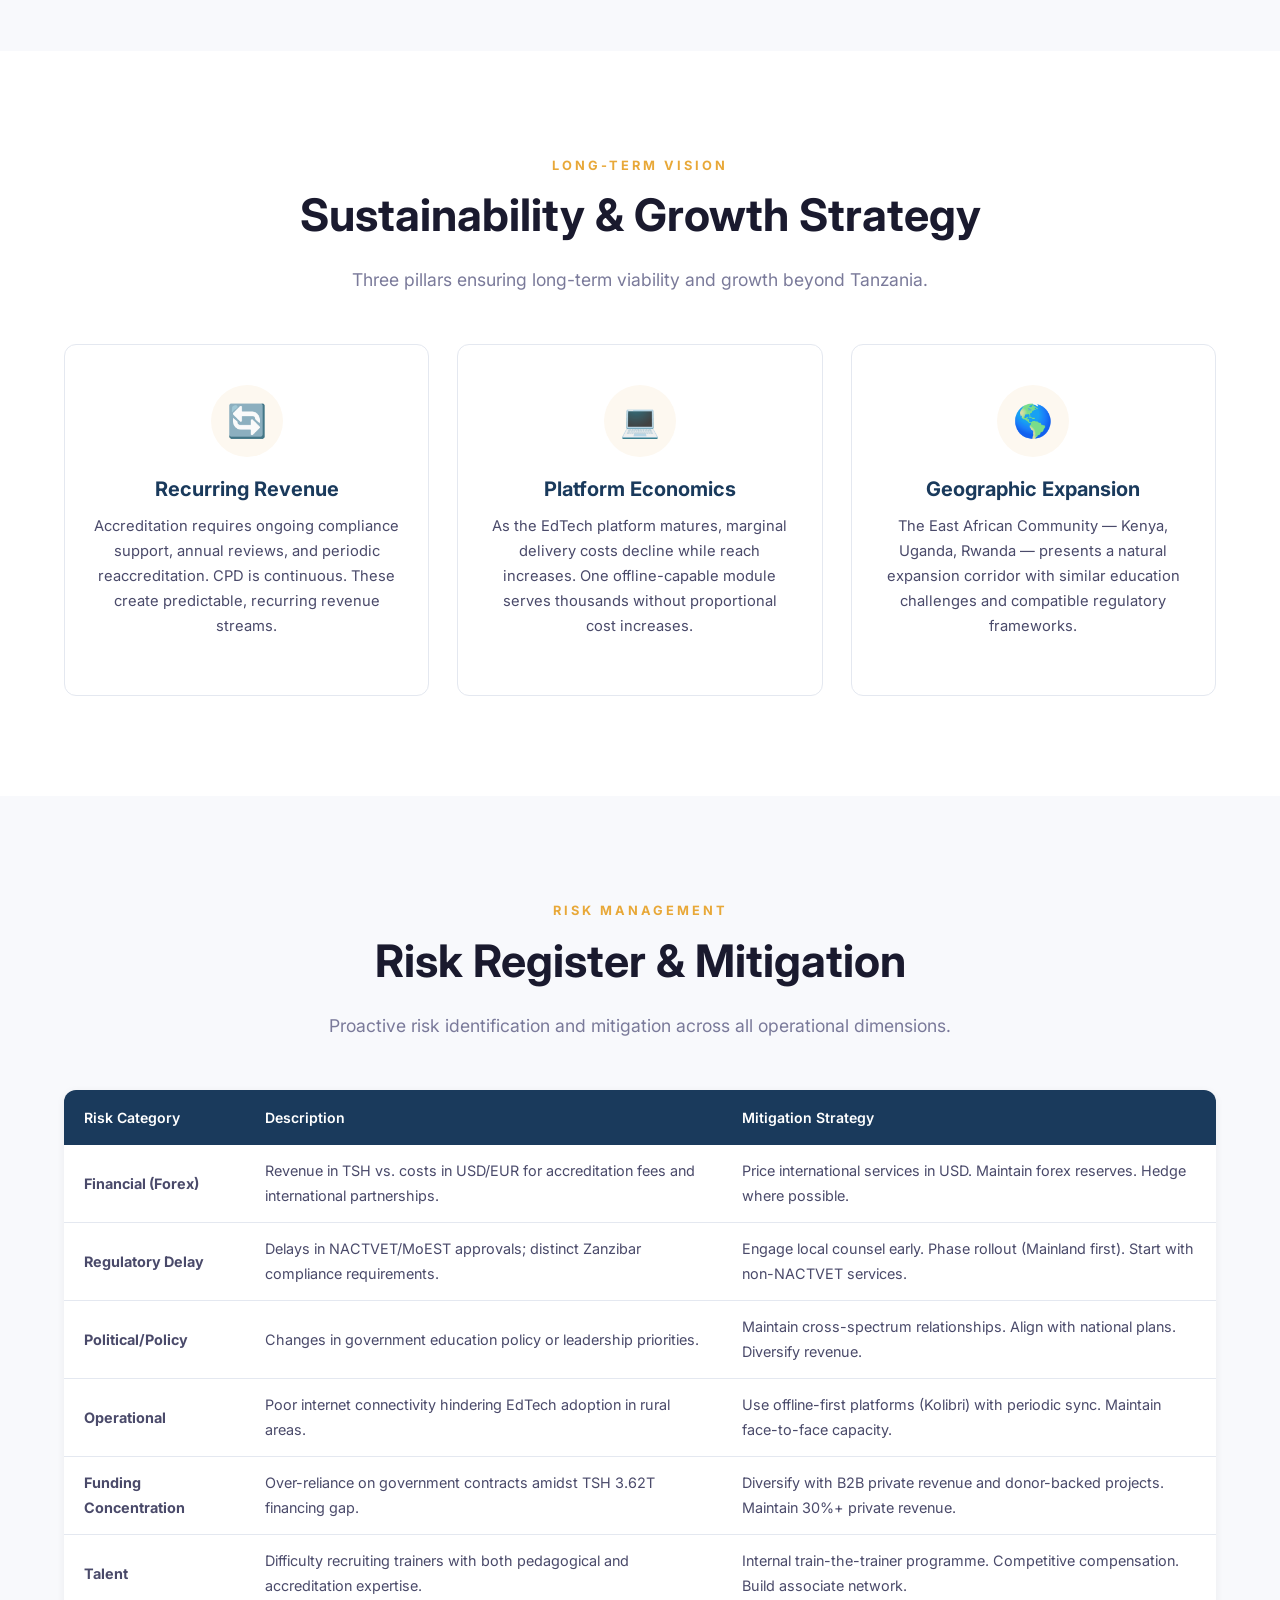
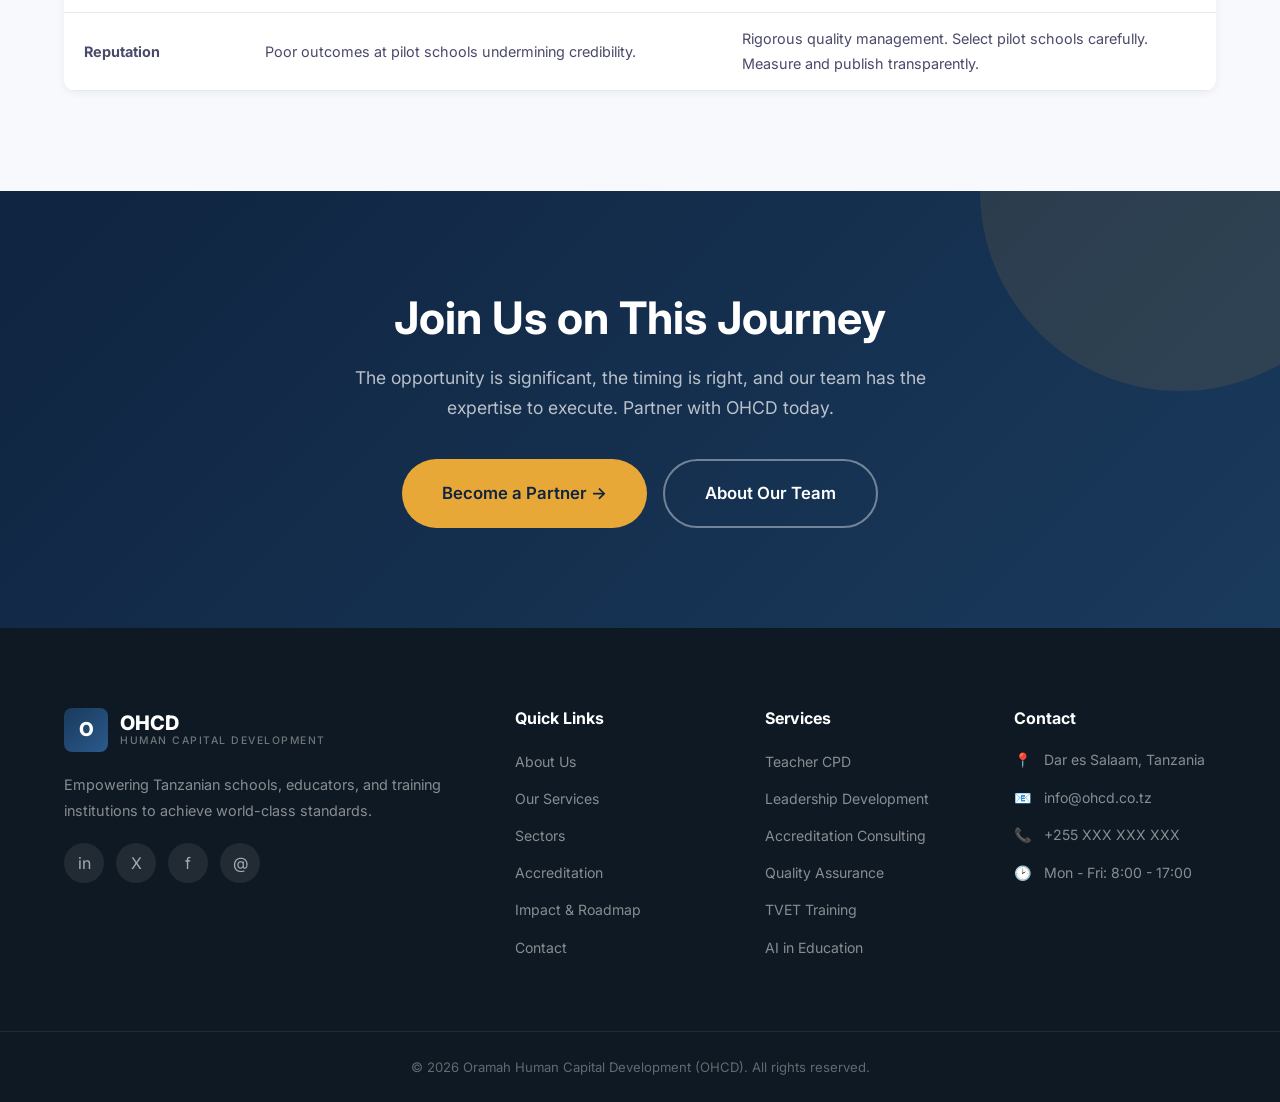
<file: website/impact.html>
<!DOCTYPE html>
<html lang="en">
<head>
  <meta charset="UTF-8">
  <meta name="viewport" content="width=device-width, initial-scale=1.0">
  <title>Impact & Roadmap | OHCD - Oramah Human Capital Development</title>
  <meta name="description" content="Explore OHCD's measurable impact framework, financial projections, implementation roadmap 2026-2029, and sustainability strategy.">
  <link rel="preconnect" href="https://fonts.googleapis.com">
  <link href="https://fonts.googleapis.com/css2?family=Inter:wght@400;500;600;700;800&display=swap" rel="stylesheet">
  <link rel="stylesheet" href="css/styles.css">
</head>
<body>

  <!-- ========== HEADER ========== -->
  <header class="header" id="header">
    <div class="container">
      <a href="index.html" class="logo">
        <div class="logo-icon">O</div>
        <div class="logo-text">OHCD<span>Human Capital Development</span></div>
      </a>
      <nav class="nav-links" id="navLinks">
        <a href="index.html">Home</a>
        <a href="about.html">About</a>
        <a href="services.html">Services</a>
        <a href="sectors.html">Sectors</a>
        <a href="accreditation.html">Accreditation</a>
        <a href="impact.html" class="active">Impact</a>
        <a href="contact.html" class="nav-cta"><span class="btn btn-primary btn-sm">Contact Us</span></a>
      </nav>
      <button class="mobile-toggle" id="mobileToggle" aria-label="Toggle menu"><span></span><span></span><span></span></button>
    </div>
  </header>

  <!-- ========== PAGE HEADER ========== -->
  <section class="page-header">
    <div class="container">
      <div class="breadcrumb">
        <a href="index.html">Home</a><span>/</span><span>Impact & Roadmap</span>
      </div>
      <h1>Impact & Roadmap</h1>
      <p>Measurable outcomes, transparent financial projections, and a phased path to national scale.</p>
    </div>
  </section>

  <!-- ========== IMPACT MEASUREMENT ========== -->
  <section class="section">
    <div class="container">
      <div class="text-center fade-up">
        <span class="section-label">Impact Framework</span>
        <h2 class="section-title">Measuring What Matters</h2>
        <p class="section-subtitle">
          OHCD is committed to demonstrating measurable impact across four dimensions.
          We measure success not by courses delivered but by outcomes improved.
        </p>
      </div>

      <div class="impact-grid">
        <div class="impact-card fade-up">
          <div class="impact-card-header">
            <div class="impact-icon">&#127891;</div>
            <h4>Teacher Competency</h4>
          </div>
          <p>Pre- and post-training assessments measuring pedagogical knowledge, classroom practice, and content mastery across all CPD programmes.</p>
          <div class="impact-target">Target: 70% achieve at least one competency level improvement</div>
        </div>

        <div class="impact-card fade-up">
          <div class="impact-card-header">
            <div class="impact-icon">&#127979;</div>
            <h4>School Quality</h4>
          </div>
          <p>SQAS scores and accreditation milestones for client schools. Tracking improvement trajectories from baseline to target standards.</p>
          <div class="impact-target">Target: 80% of clients achieve milestone within contracted timeframe</div>
        </div>

        <div class="impact-card fade-up">
          <div class="impact-card-header">
            <div class="impact-icon">&#128218;</div>
            <h4>Student Outcomes</h4>
          </div>
          <p>Longitudinal tracking of student performance (NECTA pass rates, Cambridge exam scores) in client schools versus control schools.</p>
          <div class="impact-target">Target: Statistically significant improvement within 24 months</div>
        </div>

        <div class="impact-card fade-up">
          <div class="impact-card-header">
            <div class="impact-icon">&#128200;</div>
            <h4>System Strengthening</h4>
          </div>
          <p>Contribution to national CPD uptake targets, TVET enrolment capacity, and quality assurance compliance rates. Reported annually.</p>
          <div class="impact-target">Target: Measurable contribution to ESDP national goals</div>
        </div>
      </div>
    </div>
  </section>

  <!-- ========== FINANCIAL PROJECTIONS ========== -->
  <section class="section" style="background: var(--bg-light);">
    <div class="container">
      <div class="text-center fade-up">
        <span class="section-label">Financial Outlook</span>
        <h2 class="section-title">Three-Year Revenue Projections</h2>
        <p class="section-subtitle">Conservative baseline estimates with revenue diversified across four primary channels.</p>
      </div>

      <table class="projections-table fade-up">
        <thead>
          <tr>
            <th>Revenue Stream</th>
            <th>Year 1 (TSH M)</th>
            <th>Year 2 (TSH M)</th>
            <th>Year 3 (TSH M)</th>
          </tr>
        </thead>
        <tbody>
          <tr>
            <td>Teacher CPD (Public)</td>
            <td>80</td>
            <td>350</td>
            <td>650</td>
          </tr>
          <tr>
            <td>Accreditation Consulting (Private)</td>
            <td>200</td>
            <td>380</td>
            <td>550</td>
          </tr>
          <tr>
            <td>TVET / Tourism Training</td>
            <td>80</td>
            <td>220</td>
            <td>420</td>
          </tr>
          <tr>
            <td>Education Strategy Consulting</td>
            <td>60</td>
            <td>150</td>
            <td>280</td>
          </tr>
          <tr>
            <td>AI & EdTech Services</td>
            <td>20</td>
            <td>80</td>
            <td>160</td>
          </tr>
          <tr>
            <td>Team Building & Custom</td>
            <td>40</td>
            <td>60</td>
            <td>80</td>
          </tr>
          <tr class="total-row">
            <td>Total Revenue</td>
            <td>480</td>
            <td>1,240</td>
            <td>2,140</td>
          </tr>
        </tbody>
      </table>

      <div style="margin-top: 48px;">
        <div class="text-center fade-up">
          <h3 style="margin-bottom: 24px;">Profitability Summary</h3>
        </div>
        <table class="projections-table fade-up">
          <thead>
            <tr>
              <th>Metric</th>
              <th>Year 1</th>
              <th>Year 2</th>
              <th>Year 3</th>
            </tr>
          </thead>
          <tbody>
            <tr>
              <td>Revenue (TSH M)</td>
              <td>480</td>
              <td>1,240</td>
              <td>2,140</td>
            </tr>
            <tr>
              <td>Total Costs (TSH M)</td>
              <td>429</td>
              <td>784</td>
              <td>1,240</td>
            </tr>
            <tr>
              <td>Net Profit (TSH M)</td>
              <td>51</td>
              <td>456</td>
              <td>900</td>
            </tr>
            <tr class="total-row">
              <td>Net Margin</td>
              <td>10.6%</td>
              <td>36.8%</td>
              <td>42.1%</td>
            </tr>
          </tbody>
        </table>
      </div>
    </div>
  </section>

  <!-- ========== FUNDING STRATEGY ========== -->
  <section class="section">
    <div class="container">
      <div class="text-center fade-up">
        <span class="section-label">Funding Strategy</span>
        <h2 class="section-title">Three-Tier Revenue Architecture</h2>
        <p class="section-subtitle">Revenue diversified to reduce dependency on any single source, with clear pathways from immediate to scale.</p>
      </div>

      <div class="values-grid">
        <div class="value-card fade-up">
          <div class="value-icon">&#128176;</div>
          <h4>Tier 1: Immediate Revenue</h4>
          <p>Fee-for-service contracts with private schools for accreditation consulting and QA implementation. Revenue from Day 1 &mdash; requires only standard business registration.</p>
        </div>
        <div class="value-card fade-up">
          <div class="value-icon">&#128200;</div>
          <h4>Tier 2: Medium-Term Growth</h4>
          <p>PPP contracts with PO-RALG and MoEST for public-school CPD delivery, funded through government budgets and donor windows. 6-12 month procurement cycles.</p>
        </div>
        <div class="value-card fade-up">
          <div class="value-icon">&#127760;</div>
          <h4>Tier 3: Scale</h4>
          <p>Sub-contracting under large donor programmes (World Bank ESPJ-II, GPE, bilateral) for national-scale teacher training. Highest-value, 12-18 month lead time.</p>
        </div>
      </div>
    </div>
  </section>

  <!-- ========== IMPLEMENTATION ROADMAP ========== -->
  <section class="section" style="background: var(--bg-light);">
    <div class="container">
      <div class="text-center fade-up">
        <span class="section-label">Roadmap</span>
        <h2 class="section-title">Implementation Roadmap 2026&ndash;2029</h2>
        <p class="section-subtitle">A phased approach that minimises risk while building credibility and regulatory footholds needed to scale.</p>
      </div>

      <div class="timeline">
        <div class="timeline-item fade-up">
          <div class="timeline-dot"></div>
          <div class="timeline-content">
            <h4>Phase 1: Foundation & Compliance (2026)</h4>
            <p>
              Secure BRELA registration and TIN. Begin NACTVET registration (Provisional status by Q3).
              Sign pilot contracts with 3-5 private schools in Dar es Salaam. Establish office, recruit
              core team (6-8 staff). Launch first TVET instructor training in Arusha. Finalise CPD
              module suite aligned with National Framework.
            </p>
          </div>
        </div>

        <div class="timeline-item fade-up">
          <div class="timeline-dot"></div>
          <div class="timeline-content">
            <h4>Phase 2: Expansion & Accreditation (2027)</h4>
            <p>
              Achieve Full Registration with NACTVET. Establish Zanzibar legal entity under MoEVT/VTA.
              Launch NVA-aligned Tourism and Hospitality training. Target tourism employers in Arusha
              and Zanzibar. Submit first PPP proposal to PO-RALG. Begin Cambridge PDQ delivery.
              Scale to 15-18 full-time staff plus 20+ associates.
            </p>
          </div>
        </div>

        <div class="timeline-item fade-up">
          <div class="timeline-dot"></div>
          <div class="timeline-content">
            <h4>Phase 3: Scale & Digital (2028-2029)</h4>
            <p>
              Deploy offline-first EdTech platform for remote CPD delivery at national scale. Secure
              PO-RALG framework agreement for public-school training. Launch AI-integrated training
              modules. Expand TVET to ICT, agriculture, construction. Establish regional hubs in
              Mwanza, Dodoma, Mbeya. Explore franchise model for Kenya, Uganda, Rwanda.
            </p>
          </div>
        </div>
      </div>
    </div>
  </section>

  <!-- ========== SUSTAINABILITY ========== -->
  <section class="section">
    <div class="container">
      <div class="text-center fade-up">
        <span class="section-label">Long-Term Vision</span>
        <h2 class="section-title">Sustainability & Growth Strategy</h2>
        <p class="section-subtitle">Three pillars ensuring long-term viability and growth beyond Tanzania.</p>
      </div>

      <div class="values-grid">
        <div class="value-card fade-up">
          <div class="value-icon">&#128260;</div>
          <h4>Recurring Revenue</h4>
          <p>Accreditation requires ongoing compliance support, annual reviews, and periodic reaccreditation. CPD is continuous. These create predictable, recurring revenue streams.</p>
        </div>
        <div class="value-card fade-up">
          <div class="value-icon">&#128187;</div>
          <h4>Platform Economics</h4>
          <p>As the EdTech platform matures, marginal delivery costs decline while reach increases. One offline-capable module serves thousands without proportional cost increases.</p>
        </div>
        <div class="value-card fade-up">
          <div class="value-icon">&#127758;</div>
          <h4>Geographic Expansion</h4>
          <p>The East African Community &mdash; Kenya, Uganda, Rwanda &mdash; presents a natural expansion corridor with similar education challenges and compatible regulatory frameworks.</p>
        </div>
      </div>
    </div>
  </section>

  <!-- ========== RISK REGISTER ========== -->
  <section class="section" style="background: var(--bg-light);">
    <div class="container">
      <div class="text-center fade-up">
        <span class="section-label">Risk Management</span>
        <h2 class="section-title">Risk Register & Mitigation</h2>
        <p class="section-subtitle">Proactive risk identification and mitigation across all operational dimensions.</p>
      </div>

      <table class="projections-table fade-up" style="margin-top: 48px;">
        <thead>
          <tr>
            <th>Risk Category</th>
            <th>Description</th>
            <th>Mitigation Strategy</th>
          </tr>
        </thead>
        <tbody>
          <tr>
            <td><strong>Financial (Forex)</strong></td>
            <td>Revenue in TSH vs. costs in USD/EUR for accreditation fees and international partnerships.</td>
            <td>Price international services in USD. Maintain forex reserves. Hedge where possible.</td>
          </tr>
          <tr>
            <td><strong>Regulatory Delay</strong></td>
            <td>Delays in NACTVET/MoEST approvals; distinct Zanzibar compliance requirements.</td>
            <td>Engage local counsel early. Phase rollout (Mainland first). Start with non-NACTVET services.</td>
          </tr>
          <tr>
            <td><strong>Political/Policy</strong></td>
            <td>Changes in government education policy or leadership priorities.</td>
            <td>Maintain cross-spectrum relationships. Align with national plans. Diversify revenue.</td>
          </tr>
          <tr>
            <td><strong>Operational</strong></td>
            <td>Poor internet connectivity hindering EdTech adoption in rural areas.</td>
            <td>Use offline-first platforms (Kolibri) with periodic sync. Maintain face-to-face capacity.</td>
          </tr>
          <tr>
            <td><strong>Funding Concentration</strong></td>
            <td>Over-reliance on government contracts amidst TSH 3.62T financing gap.</td>
            <td>Diversify with B2B private revenue and donor-backed projects. Maintain 30%+ private revenue.</td>
          </tr>
          <tr>
            <td><strong>Talent</strong></td>
            <td>Difficulty recruiting trainers with both pedagogical and accreditation expertise.</td>
            <td>Internal train-the-trainer programme. Competitive compensation. Build associate network.</td>
          </tr>
          <tr>
            <td><strong>Reputation</strong></td>
            <td>Poor outcomes at pilot schools undermining credibility.</td>
            <td>Rigorous quality management. Select pilot schools carefully. Measure and publish transparently.</td>
          </tr>
        </tbody>
      </table>
    </div>
  </section>

  <!-- ========== CTA ========== -->
  <section class="section cta-section">
    <div class="container" style="position: relative; z-index: 2;">
      <div class="fade-up">
        <h2>Join Us on This Journey</h2>
        <p>The opportunity is significant, the timing is right, and our team has the expertise to execute. Partner with OHCD today.</p>
        <div class="cta-buttons">
          <a href="contact.html" class="btn btn-primary btn-lg">Become a Partner &rarr;</a>
          <a href="about.html" class="btn btn-secondary btn-lg">About Our Team</a>
        </div>
      </div>
    </div>
  </section>

  <!-- ========== FOOTER ========== -->
  <footer class="footer">
    <div class="container">
      <div class="footer-grid">
        <div class="footer-about">
          <a href="index.html" class="logo" style="margin-bottom: 20px;">
            <div class="logo-icon">O</div>
            <div class="logo-text" style="color: white;">OHCD<span style="color: rgba(255,255,255,0.4);">Human Capital Development</span></div>
          </a>
          <p>Empowering Tanzanian schools, educators, and training institutions to achieve world-class standards.</p>
          <div class="footer-social"><a href="#">in</a><a href="#">X</a><a href="#">f</a><a href="#">@</a></div>
        </div>
        <div><h4>Quick Links</h4><ul><li><a href="about.html">About Us</a></li><li><a href="services.html">Our Services</a></li><li><a href="sectors.html">Sectors</a></li><li><a href="accreditation.html">Accreditation</a></li><li><a href="impact.html">Impact & Roadmap</a></li><li><a href="contact.html">Contact</a></li></ul></div>
        <div><h4>Services</h4><ul><li><a href="services.html">Teacher CPD</a></li><li><a href="services.html">Leadership Development</a></li><li><a href="services.html">Accreditation Consulting</a></li><li><a href="services.html">Quality Assurance</a></li><li><a href="services.html">TVET Training</a></li><li><a href="services.html">AI in Education</a></li></ul></div>
        <div><h4>Contact</h4><div class="footer-contact-item"><span class="icon">&#128205;</span><span>Dar es Salaam, Tanzania</span></div><div class="footer-contact-item"><span class="icon">&#128231;</span><span>info@ohcd.co.tz</span></div><div class="footer-contact-item"><span class="icon">&#128222;</span><span>+255 XXX XXX XXX</span></div><div class="footer-contact-item"><span class="icon">&#128337;</span><span>Mon - Fri: 8:00 - 17:00</span></div></div>
      </div>
    </div>
    <div class="footer-bottom"><div class="container">&copy; 2026 Oramah Human Capital Development (OHCD). All rights reserved.</div></div>
  </footer>

  <script src="js/main.js"></script>
</body>
</html>
</file>
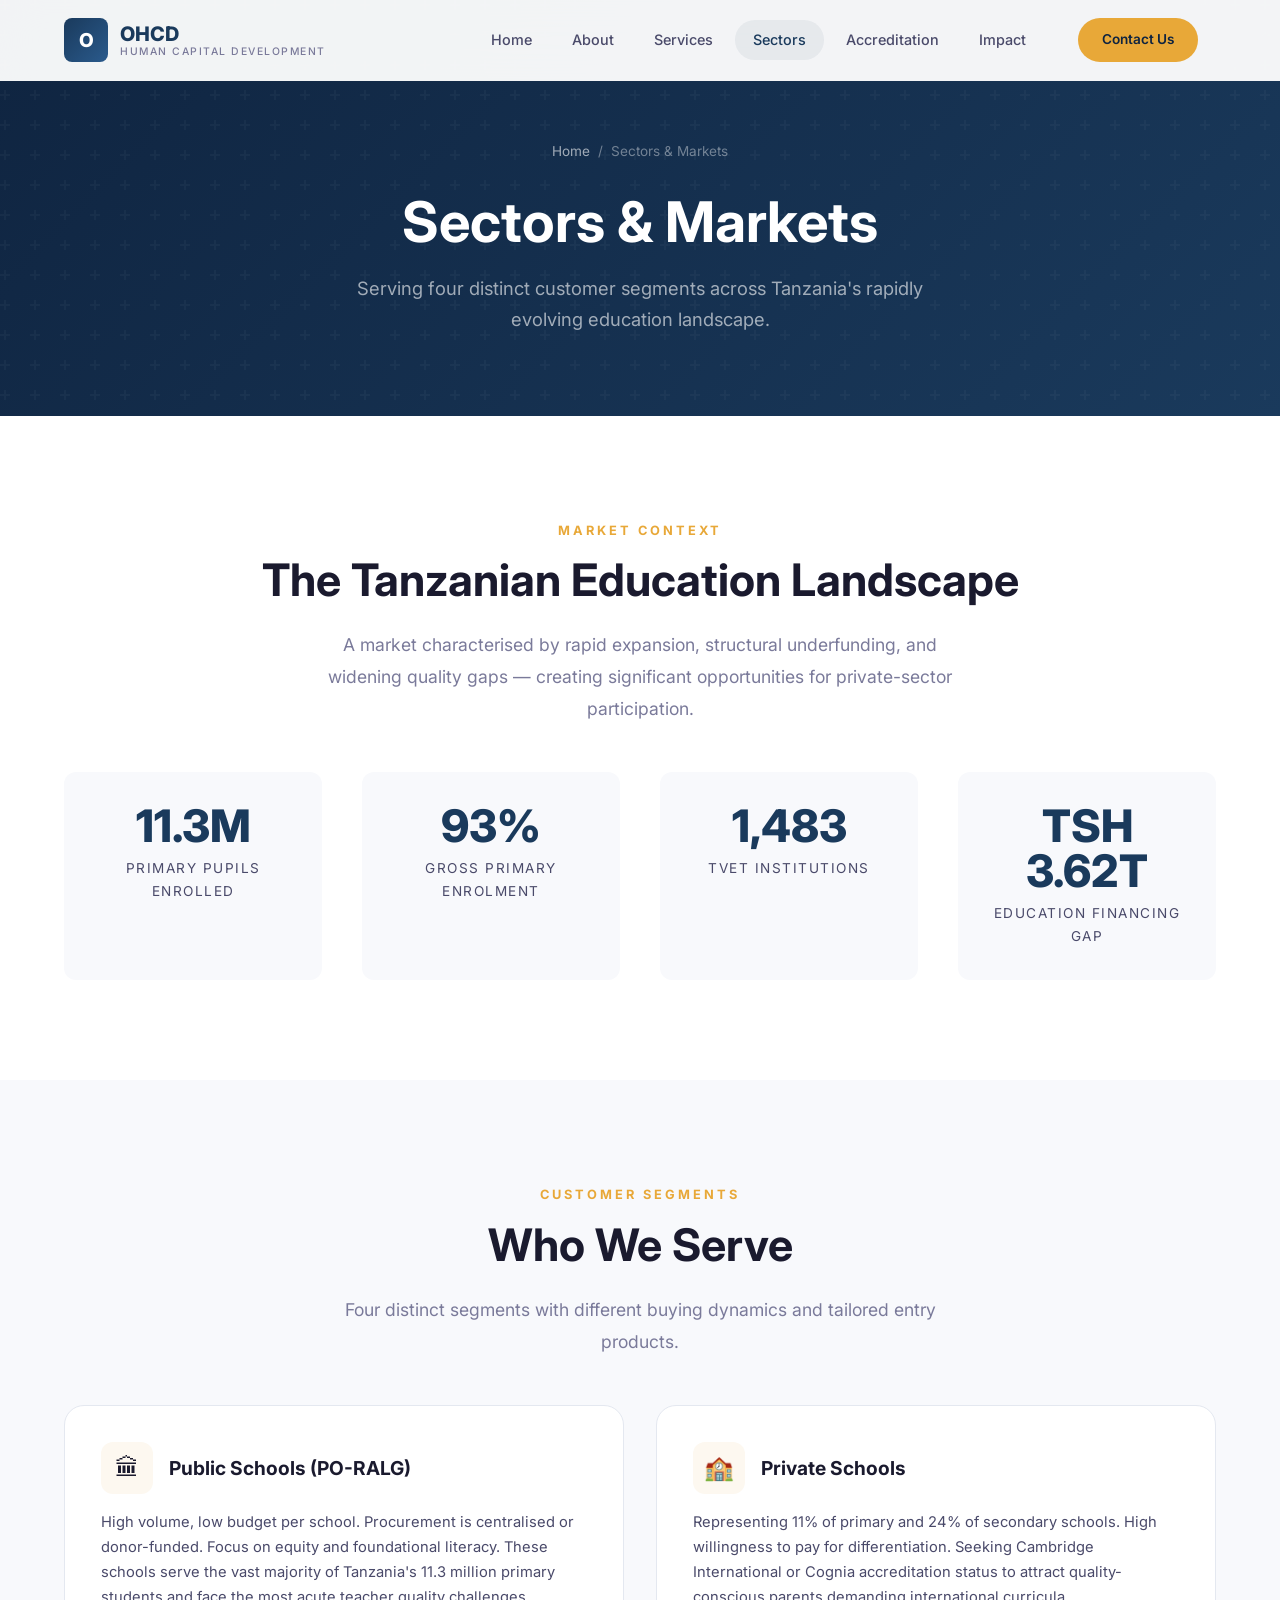
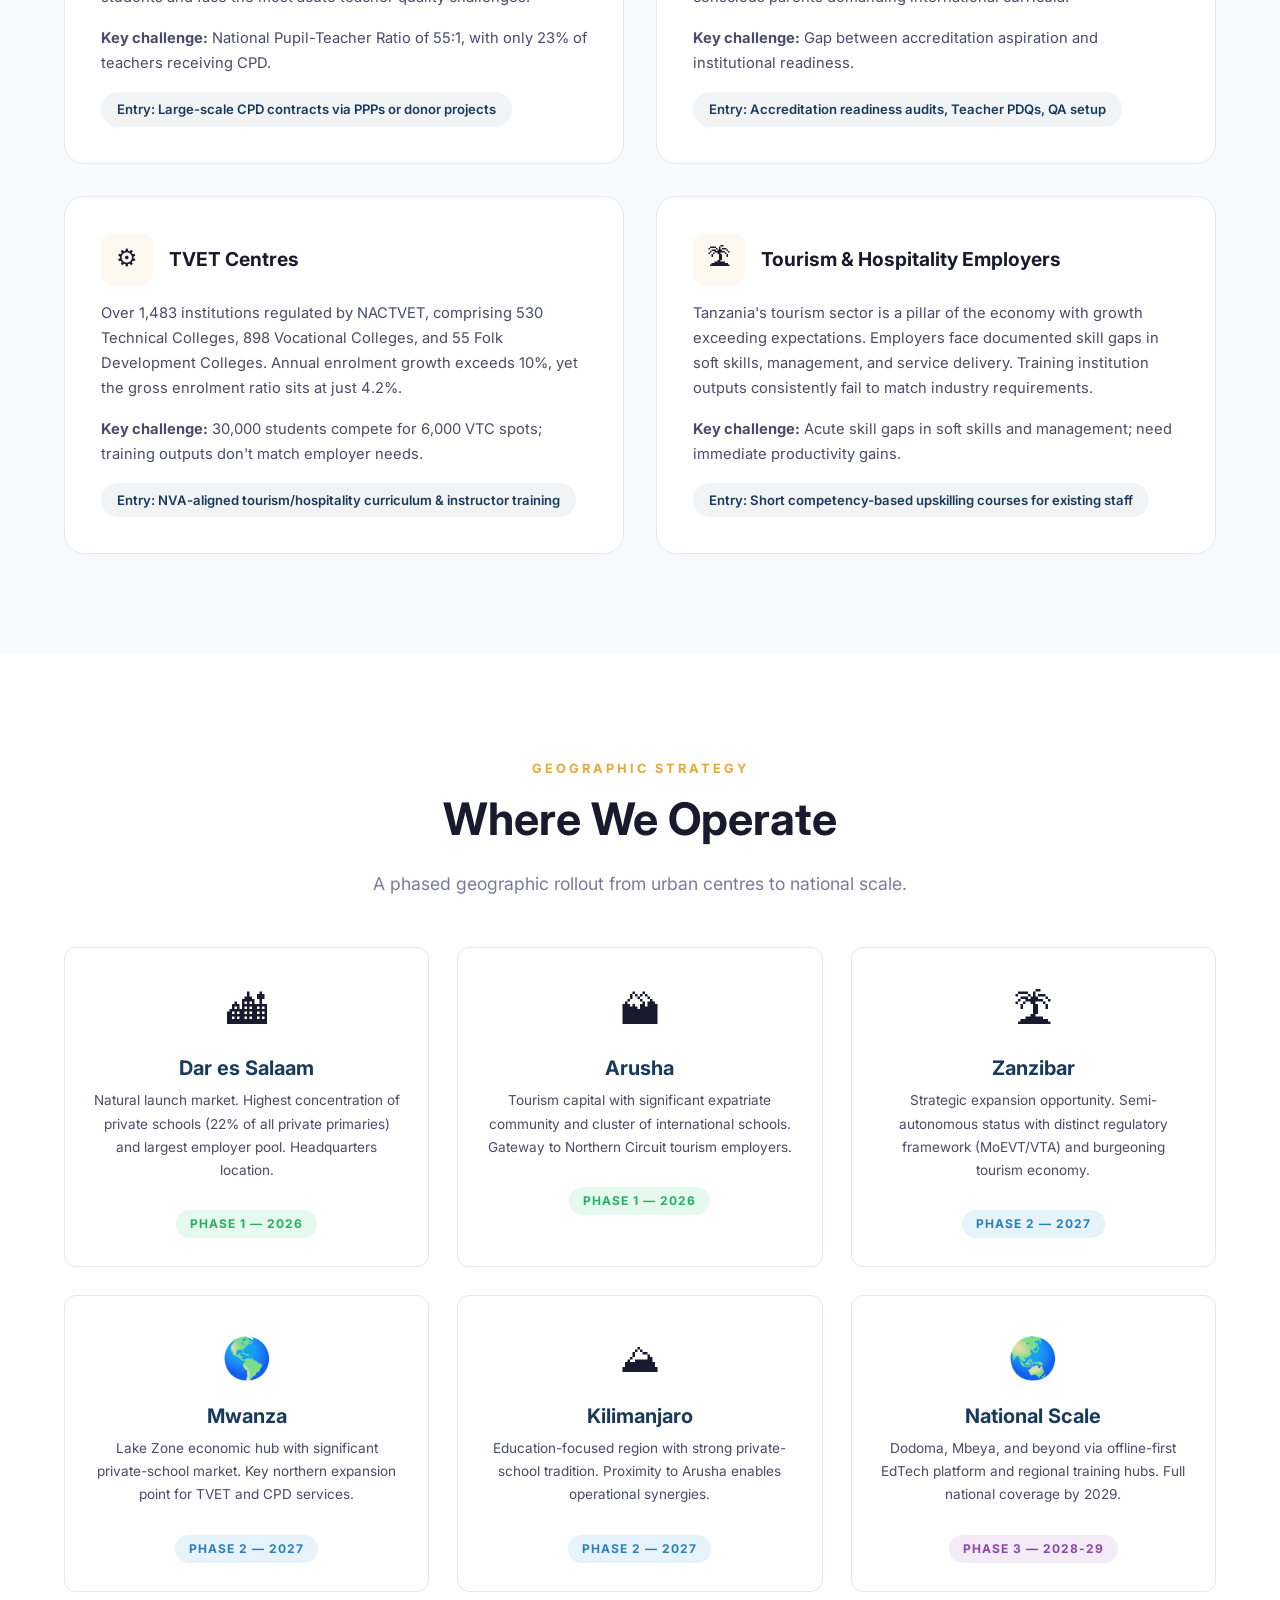
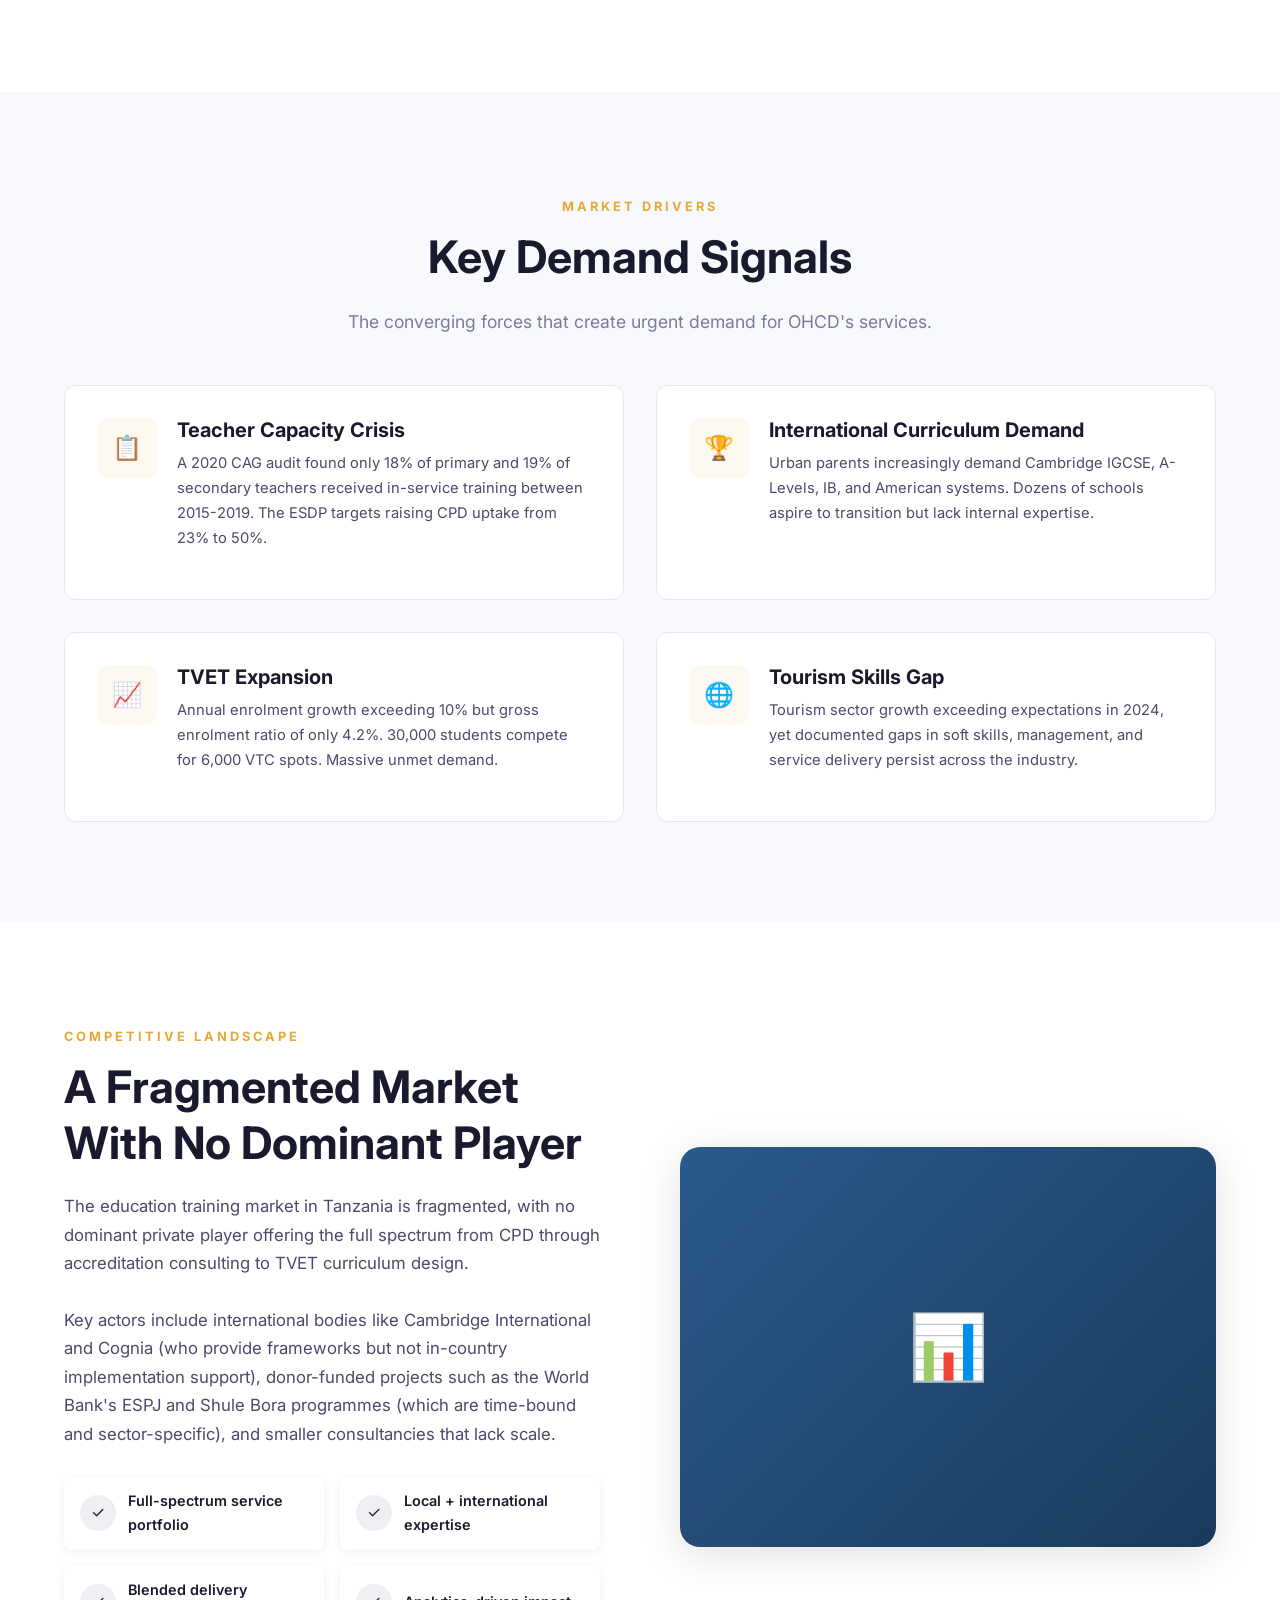
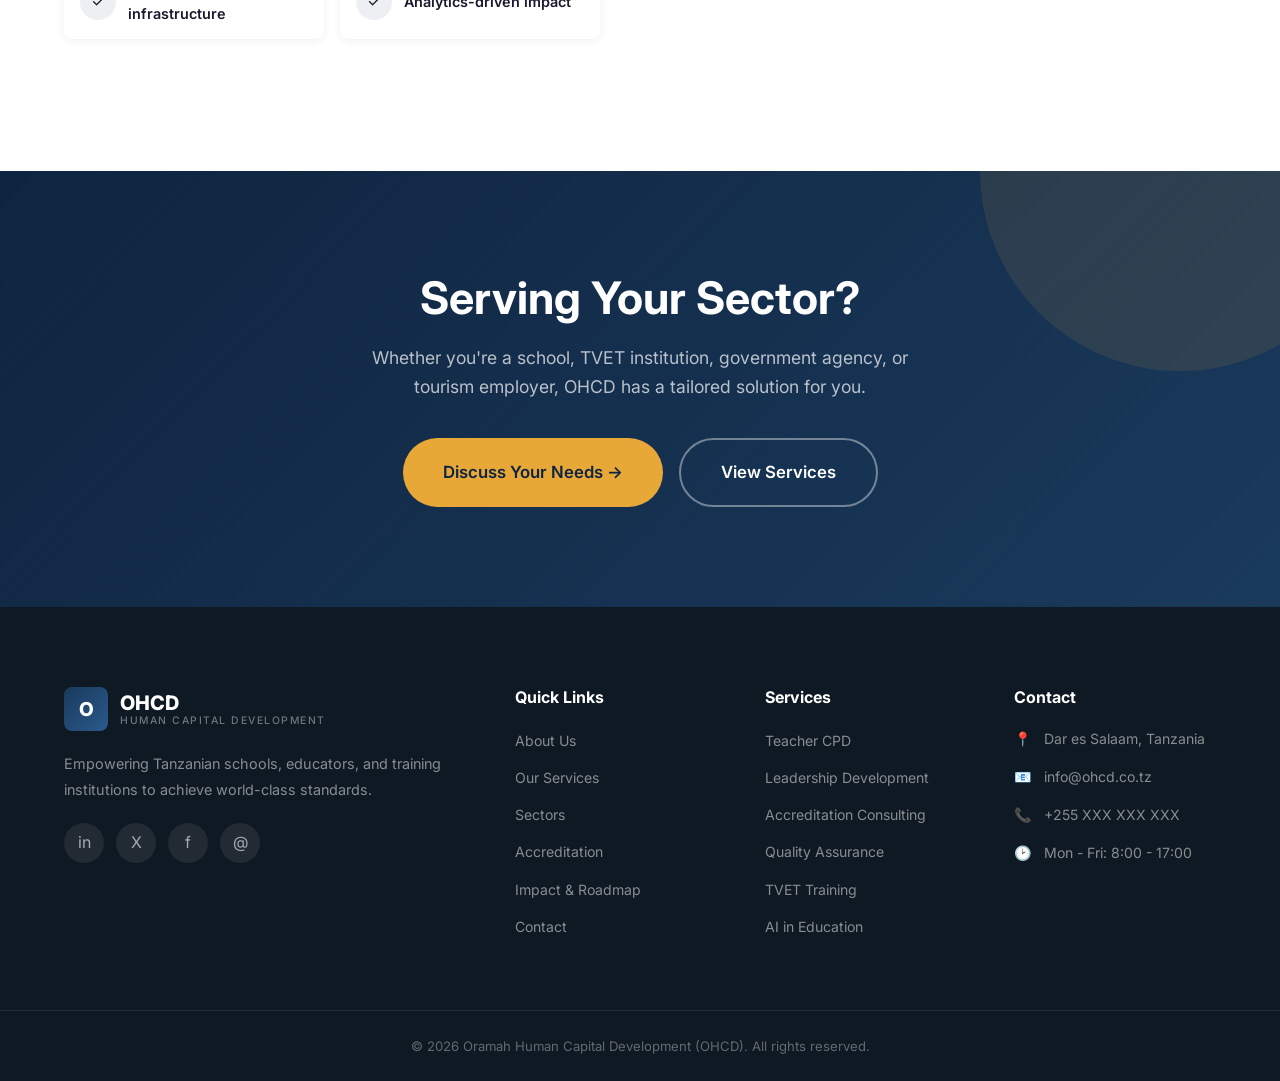
<file: website/sectors.html>
<!DOCTYPE html>
<html lang="en">
<head>
  <meta charset="UTF-8">
  <meta name="viewport" content="width=device-width, initial-scale=1.0">
  <title>Sectors & Markets | OHCD - Oramah Human Capital Development</title>
  <meta name="description" content="Discover the market segments and geographic regions OHCD serves: public schools, private schools, TVET centres, and tourism employers across Tanzania.">
  <link rel="preconnect" href="https://fonts.googleapis.com">
  <link href="https://fonts.googleapis.com/css2?family=Inter:wght@400;500;600;700;800&display=swap" rel="stylesheet">
  <link rel="stylesheet" href="css/styles.css">
</head>
<body>

  <!-- ========== HEADER ========== -->
  <header class="header" id="header">
    <div class="container">
      <a href="index.html" class="logo">
        <div class="logo-icon">O</div>
        <div class="logo-text">OHCD<span>Human Capital Development</span></div>
      </a>
      <nav class="nav-links" id="navLinks">
        <a href="index.html">Home</a>
        <a href="about.html">About</a>
        <a href="services.html">Services</a>
        <a href="sectors.html" class="active">Sectors</a>
        <a href="accreditation.html">Accreditation</a>
        <a href="impact.html">Impact</a>
        <a href="contact.html" class="nav-cta"><span class="btn btn-primary btn-sm">Contact Us</span></a>
      </nav>
      <button class="mobile-toggle" id="mobileToggle" aria-label="Toggle menu"><span></span><span></span><span></span></button>
    </div>
  </header>

  <!-- ========== PAGE HEADER ========== -->
  <section class="page-header">
    <div class="container">
      <div class="breadcrumb">
        <a href="index.html">Home</a><span>/</span><span>Sectors & Markets</span>
      </div>
      <h1>Sectors & Markets</h1>
      <p>Serving four distinct customer segments across Tanzania's rapidly evolving education landscape.</p>
    </div>
  </section>

  <!-- ========== MARKET OVERVIEW ========== -->
  <section class="section">
    <div class="container">
      <div class="text-center fade-up">
        <span class="section-label">Market Context</span>
        <h2 class="section-title">The Tanzanian Education Landscape</h2>
        <p class="section-subtitle">
          A market characterised by rapid expansion, structural underfunding, and widening quality gaps
          &mdash; creating significant opportunities for private-sector participation.
        </p>
      </div>

      <div class="stats-grid" style="margin-top: 48px;">
        <div class="stat-item fade-up" style="background: var(--bg-light); padding: 32px; border-radius: var(--radius-md);">
          <div class="stat-number" style="color: var(--primary);">11.3M</div>
          <div class="stat-label" style="color: var(--text-medium);">Primary Pupils Enrolled</div>
        </div>
        <div class="stat-item fade-up" style="background: var(--bg-light); padding: 32px; border-radius: var(--radius-md);">
          <div class="stat-number" style="color: var(--primary);">93%</div>
          <div class="stat-label" style="color: var(--text-medium);">Gross Primary Enrolment</div>
        </div>
        <div class="stat-item fade-up" style="background: var(--bg-light); padding: 32px; border-radius: var(--radius-md);">
          <div class="stat-number" style="color: var(--primary);">1,483</div>
          <div class="stat-label" style="color: var(--text-medium);">TVET Institutions</div>
        </div>
        <div class="stat-item fade-up" style="background: var(--bg-light); padding: 32px; border-radius: var(--radius-md);">
          <div class="stat-number" style="color: var(--primary);">TSH 3.62T</div>
          <div class="stat-label" style="color: var(--text-medium);">Education Financing Gap</div>
        </div>
      </div>
    </div>
  </section>

  <!-- ========== TARGET SEGMENTS ========== -->
  <section class="section" style="background: var(--bg-light);">
    <div class="container">
      <div class="text-center fade-up">
        <span class="section-label">Customer Segments</span>
        <h2 class="section-title">Who We Serve</h2>
        <p class="section-subtitle">Four distinct segments with different buying dynamics and tailored entry products.</p>
      </div>

      <div class="segment-cards">
        <div class="segment-card fade-up">
          <div class="segment-card-header">
            <div class="segment-icon">&#127963;</div>
            <h3>Public Schools (PO-RALG)</h3>
          </div>
          <p>
            High volume, low budget per school. Procurement is centralised or donor-funded. Focus on equity
            and foundational literacy. These schools serve the vast majority of Tanzania's 11.3 million
            primary students and face the most acute teacher quality challenges.
          </p>
          <p><strong>Key challenge:</strong> National Pupil-Teacher Ratio of 55:1, with only 23% of teachers receiving CPD.</p>
          <div class="segment-entry">Entry: Large-scale CPD contracts via PPPs or donor projects</div>
        </div>

        <div class="segment-card fade-up">
          <div class="segment-card-header">
            <div class="segment-icon">&#127979;</div>
            <h3>Private Schools</h3>
          </div>
          <p>
            Representing 11% of primary and 24% of secondary schools. High willingness to pay for
            differentiation. Seeking Cambridge International or Cognia accreditation status to attract
            quality-conscious parents demanding international curricula.
          </p>
          <p><strong>Key challenge:</strong> Gap between accreditation aspiration and institutional readiness.</p>
          <div class="segment-entry">Entry: Accreditation readiness audits, Teacher PDQs, QA setup</div>
        </div>

        <div class="segment-card fade-up">
          <div class="segment-card-header">
            <div class="segment-icon">&#9881;</div>
            <h3>TVET Centres</h3>
          </div>
          <p>
            Over 1,483 institutions regulated by NACTVET, comprising 530 Technical Colleges, 898 Vocational
            Colleges, and 55 Folk Development Colleges. Annual enrolment growth exceeds 10%, yet the gross
            enrolment ratio sits at just 4.2%.
          </p>
          <p><strong>Key challenge:</strong> 30,000 students compete for 6,000 VTC spots; training outputs don't match employer needs.</p>
          <div class="segment-entry">Entry: NVA-aligned tourism/hospitality curriculum & instructor training</div>
        </div>

        <div class="segment-card fade-up">
          <div class="segment-card-header">
            <div class="segment-icon">&#127965;</div>
            <h3>Tourism & Hospitality Employers</h3>
          </div>
          <p>
            Tanzania's tourism sector is a pillar of the economy with growth exceeding expectations.
            Employers face documented skill gaps in soft skills, management, and service delivery.
            Training institution outputs consistently fail to match industry requirements.
          </p>
          <p><strong>Key challenge:</strong> Acute skill gaps in soft skills and management; need immediate productivity gains.</p>
          <div class="segment-entry">Entry: Short competency-based upskilling courses for existing staff</div>
        </div>
      </div>
    </div>
  </section>

  <!-- ========== GEOGRAPHIC PRIORITIES ========== -->
  <section class="section">
    <div class="container">
      <div class="text-center fade-up">
        <span class="section-label">Geographic Strategy</span>
        <h2 class="section-title">Where We Operate</h2>
        <p class="section-subtitle">A phased geographic rollout from urban centres to national scale.</p>
      </div>

      <div class="geo-grid">
        <div class="geo-card fade-up">
          <div class="geo-emoji">&#127961;</div>
          <h4>Dar es Salaam</h4>
          <p>Natural launch market. Highest concentration of private schools (22% of all private primaries) and largest employer pool. Headquarters location.</p>
          <span class="phase-badge phase-1">Phase 1 &mdash; 2026</span>
        </div>
        <div class="geo-card fade-up">
          <div class="geo-emoji">&#127956;</div>
          <h4>Arusha</h4>
          <p>Tourism capital with significant expatriate community and cluster of international schools. Gateway to Northern Circuit tourism employers.</p>
          <span class="phase-badge phase-1">Phase 1 &mdash; 2026</span>
        </div>
        <div class="geo-card fade-up">
          <div class="geo-emoji">&#127965;</div>
          <h4>Zanzibar</h4>
          <p>Strategic expansion opportunity. Semi-autonomous status with distinct regulatory framework (MoEVT/VTA) and burgeoning tourism economy.</p>
          <span class="phase-badge phase-2">Phase 2 &mdash; 2027</span>
        </div>
        <div class="geo-card fade-up">
          <div class="geo-emoji">&#127758;</div>
          <h4>Mwanza</h4>
          <p>Lake Zone economic hub with significant private-school market. Key northern expansion point for TVET and CPD services.</p>
          <span class="phase-badge phase-2">Phase 2 &mdash; 2027</span>
        </div>
        <div class="geo-card fade-up">
          <div class="geo-emoji">&#9968;</div>
          <h4>Kilimanjaro</h4>
          <p>Education-focused region with strong private-school tradition. Proximity to Arusha enables operational synergies.</p>
          <span class="phase-badge phase-2">Phase 2 &mdash; 2027</span>
        </div>
        <div class="geo-card fade-up">
          <div class="geo-emoji">&#127759;</div>
          <h4>National Scale</h4>
          <p>Dodoma, Mbeya, and beyond via offline-first EdTech platform and regional training hubs. Full national coverage by 2029.</p>
          <span class="phase-badge phase-3">Phase 3 &mdash; 2028-29</span>
        </div>
      </div>
    </div>
  </section>

  <!-- ========== MARKET CHALLENGES ========== -->
  <section class="section" style="background: var(--bg-light);">
    <div class="container">
      <div class="text-center fade-up">
        <span class="section-label">Market Drivers</span>
        <h2 class="section-title">Key Demand Signals</h2>
        <p class="section-subtitle">The converging forces that create urgent demand for OHCD's services.</p>
      </div>

      <div class="why-grid">
        <div class="why-card fade-up">
          <div class="why-icon">&#128203;</div>
          <div>
            <h4>Teacher Capacity Crisis</h4>
            <p>A 2020 CAG audit found only 18% of primary and 19% of secondary teachers received in-service training between 2015-2019. The ESDP targets raising CPD uptake from 23% to 50%.</p>
          </div>
        </div>
        <div class="why-card fade-up">
          <div class="why-icon">&#127942;</div>
          <div>
            <h4>International Curriculum Demand</h4>
            <p>Urban parents increasingly demand Cambridge IGCSE, A-Levels, IB, and American systems. Dozens of schools aspire to transition but lack internal expertise.</p>
          </div>
        </div>
        <div class="why-card fade-up">
          <div class="why-icon">&#128200;</div>
          <div>
            <h4>TVET Expansion</h4>
            <p>Annual enrolment growth exceeding 10% but gross enrolment ratio of only 4.2%. 30,000 students compete for 6,000 VTC spots. Massive unmet demand.</p>
          </div>
        </div>
        <div class="why-card fade-up">
          <div class="why-icon">&#127760;</div>
          <div>
            <h4>Tourism Skills Gap</h4>
            <p>Tourism sector growth exceeding expectations in 2024, yet documented gaps in soft skills, management, and service delivery persist across the industry.</p>
          </div>
        </div>
      </div>
    </div>
  </section>

  <!-- ========== COMPETITIVE LANDSCAPE ========== -->
  <section class="section">
    <div class="container">
      <div class="about-grid">
        <div class="about-text fade-up">
          <span class="section-label">Competitive Landscape</span>
          <h2 class="section-title">A Fragmented Market With No Dominant Player</h2>
          <p>
            The education training market in Tanzania is fragmented, with no dominant private player
            offering the full spectrum from CPD through accreditation consulting to TVET curriculum design.
          </p>
          <p>
            Key actors include international bodies like Cambridge International and Cognia (who provide
            frameworks but not in-country implementation support), donor-funded projects such as the
            World Bank's ESPJ and Shule Bora programmes (which are time-bound and sector-specific),
            and smaller consultancies that lack scale.
          </p>
          <div class="about-features">
            <div class="about-feature">
              <div class="about-feature-icon">&#10003;</div>
              <span>Full-spectrum service portfolio</span>
            </div>
            <div class="about-feature">
              <div class="about-feature-icon">&#10003;</div>
              <span>Local + international expertise</span>
            </div>
            <div class="about-feature">
              <div class="about-feature-icon">&#10003;</div>
              <span>Blended delivery infrastructure</span>
            </div>
            <div class="about-feature">
              <div class="about-feature-icon">&#10003;</div>
              <span>Analytics-driven impact</span>
            </div>
          </div>
        </div>
        <div class="about-image fade-up">
          <div class="about-image-main">&#128202;</div>
        </div>
      </div>
    </div>
  </section>

  <!-- ========== CTA ========== -->
  <section class="section cta-section">
    <div class="container" style="position: relative; z-index: 2;">
      <div class="fade-up">
        <h2>Serving Your Sector?</h2>
        <p>Whether you're a school, TVET institution, government agency, or tourism employer, OHCD has a tailored solution for you.</p>
        <div class="cta-buttons">
          <a href="contact.html" class="btn btn-primary btn-lg">Discuss Your Needs &rarr;</a>
          <a href="services.html" class="btn btn-secondary btn-lg">View Services</a>
        </div>
      </div>
    </div>
  </section>

  <!-- ========== FOOTER ========== -->
  <footer class="footer">
    <div class="container">
      <div class="footer-grid">
        <div class="footer-about">
          <a href="index.html" class="logo" style="margin-bottom: 20px;">
            <div class="logo-icon">O</div>
            <div class="logo-text" style="color: white;">OHCD<span style="color: rgba(255,255,255,0.4);">Human Capital Development</span></div>
          </a>
          <p>Empowering Tanzanian schools, educators, and training institutions to achieve world-class standards.</p>
          <div class="footer-social">
            <a href="#" aria-label="LinkedIn">in</a><a href="#" aria-label="Twitter">X</a><a href="#" aria-label="Facebook">f</a><a href="#" aria-label="Email">@</a>
          </div>
        </div>
        <div><h4>Quick Links</h4><ul><li><a href="about.html">About Us</a></li><li><a href="services.html">Our Services</a></li><li><a href="sectors.html">Sectors</a></li><li><a href="accreditation.html">Accreditation</a></li><li><a href="impact.html">Impact & Roadmap</a></li><li><a href="contact.html">Contact</a></li></ul></div>
        <div><h4>Services</h4><ul><li><a href="services.html">Teacher CPD</a></li><li><a href="services.html">Leadership Development</a></li><li><a href="services.html">Accreditation Consulting</a></li><li><a href="services.html">Quality Assurance</a></li><li><a href="services.html">TVET Training</a></li><li><a href="services.html">AI in Education</a></li></ul></div>
        <div><h4>Contact</h4><div class="footer-contact-item"><span class="icon">&#128205;</span><span>Dar es Salaam, Tanzania</span></div><div class="footer-contact-item"><span class="icon">&#128231;</span><span>info@ohcd.co.tz</span></div><div class="footer-contact-item"><span class="icon">&#128222;</span><span>+255 XXX XXX XXX</span></div><div class="footer-contact-item"><span class="icon">&#128337;</span><span>Mon - Fri: 8:00 - 17:00</span></div></div>
      </div>
    </div>
    <div class="footer-bottom"><div class="container">&copy; 2026 Oramah Human Capital Development (OHCD). All rights reserved.</div></div>
  </footer>

  <script src="js/main.js"></script>
</body>
</html>
</file>
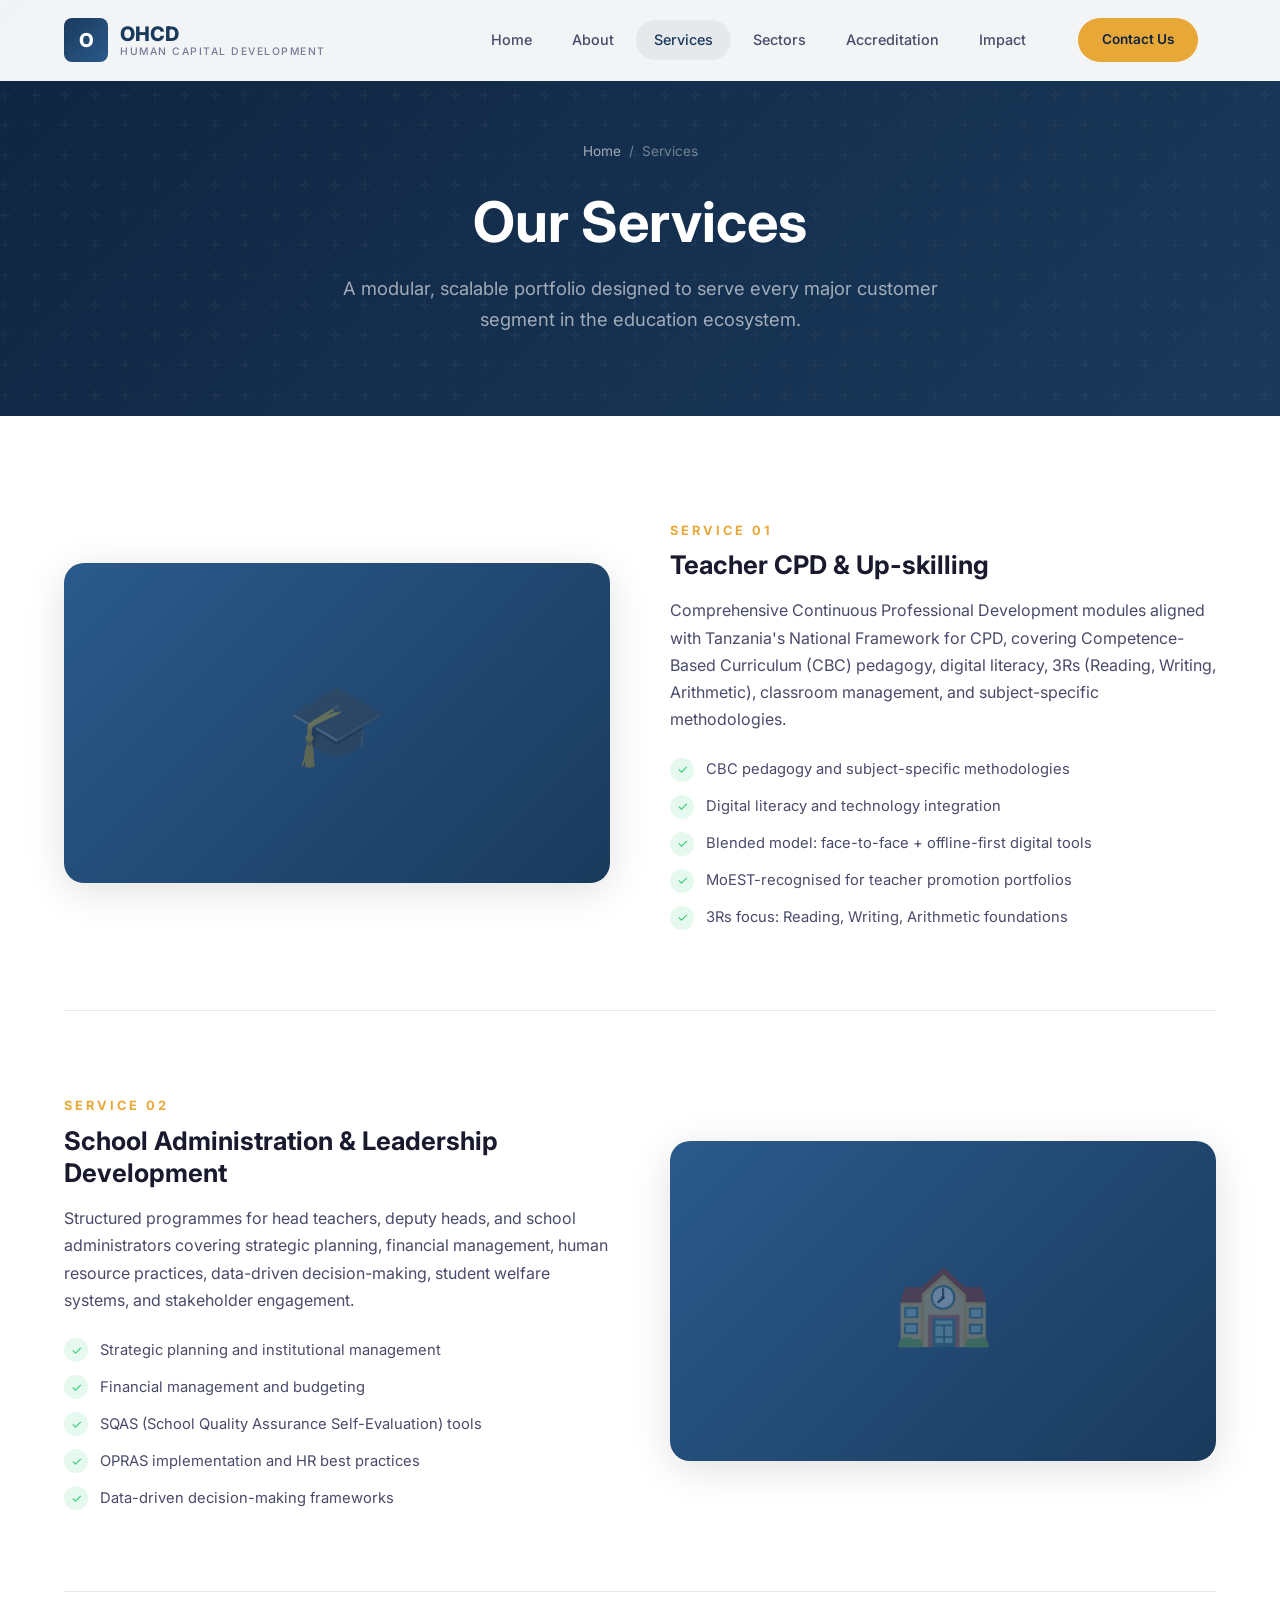
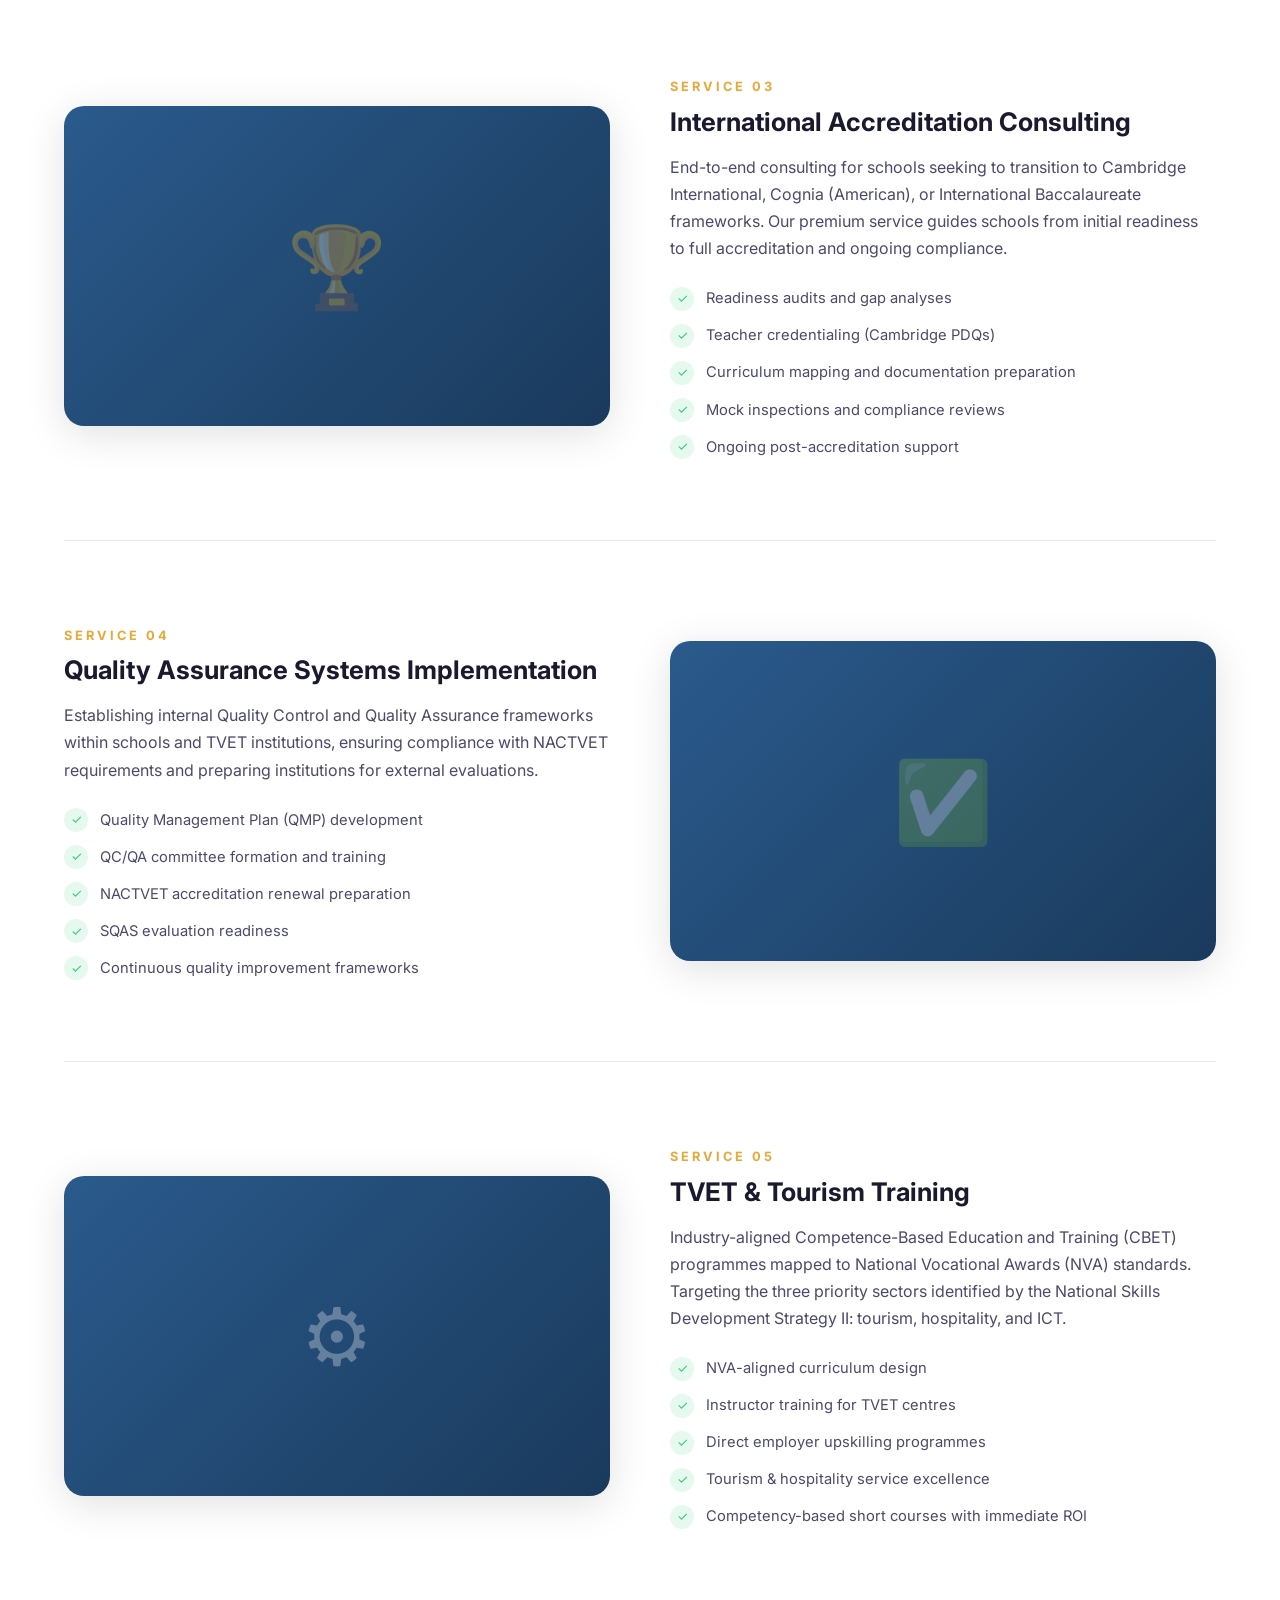
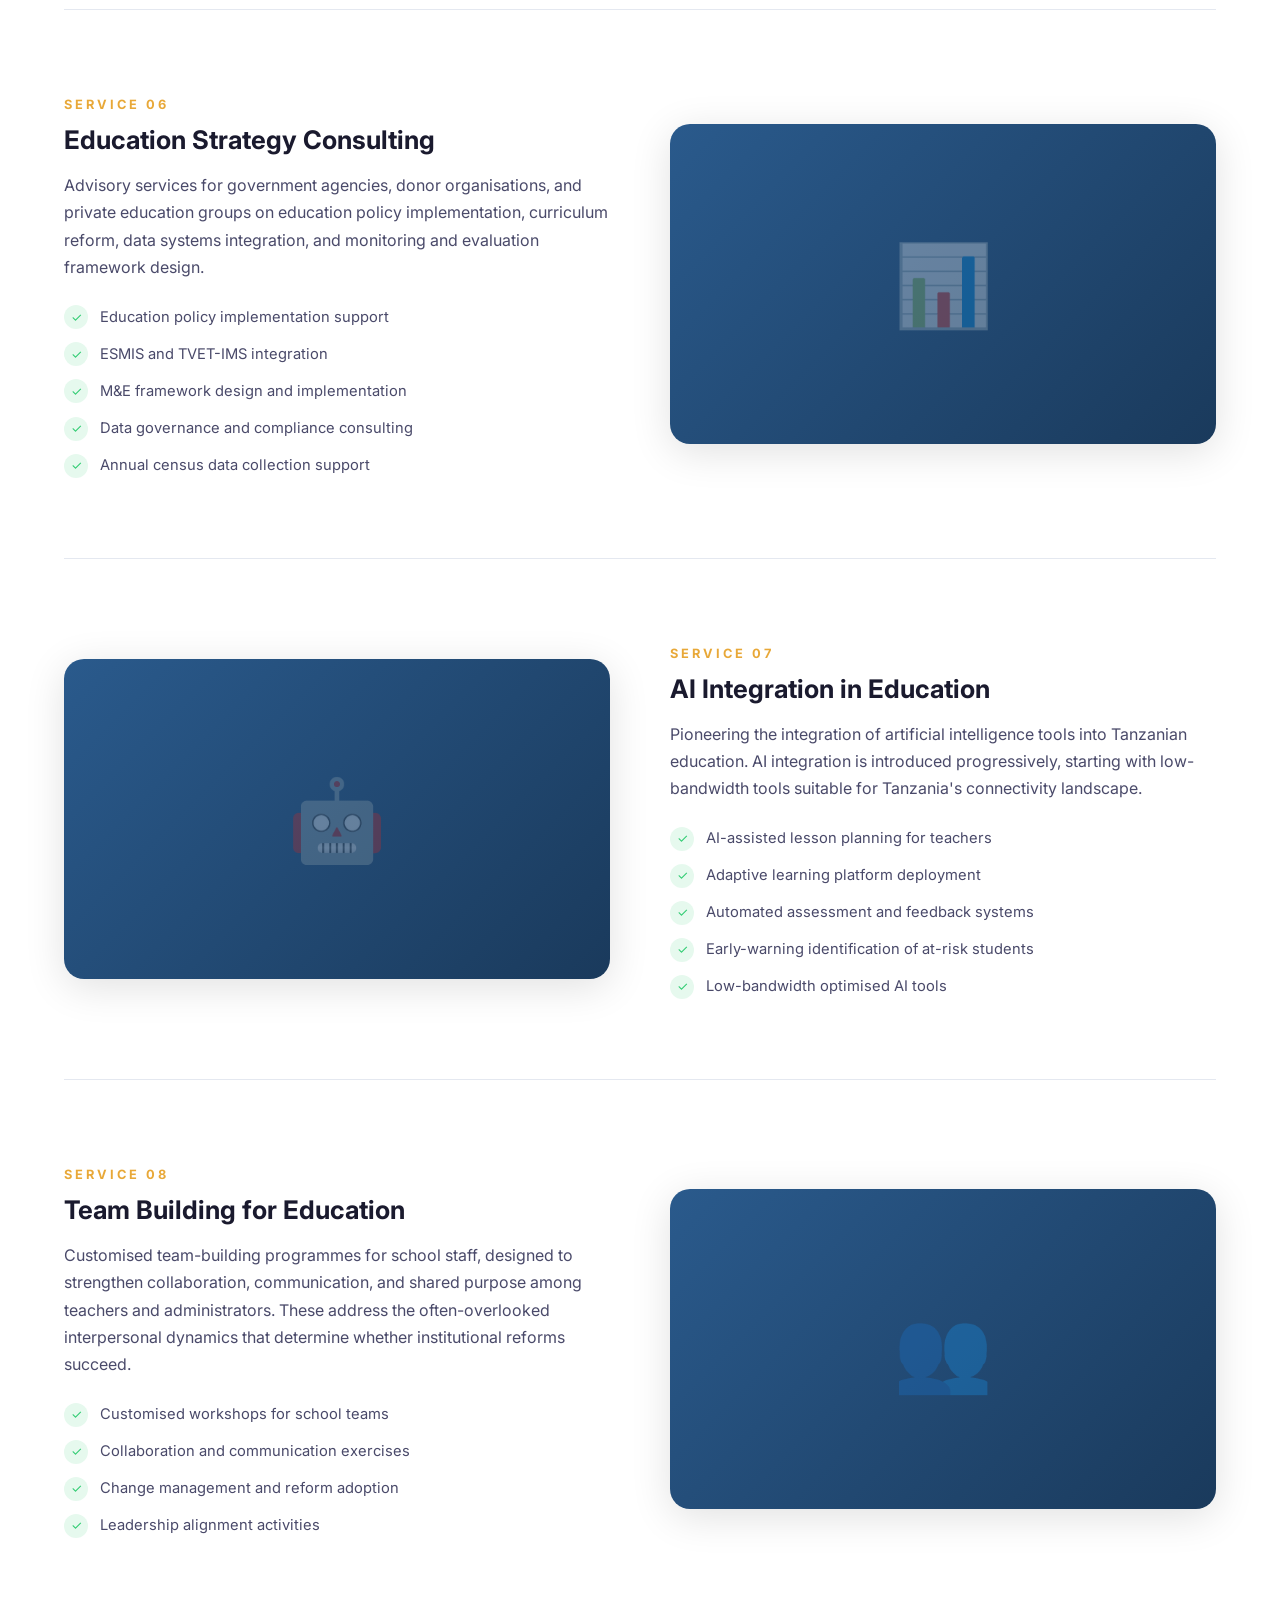
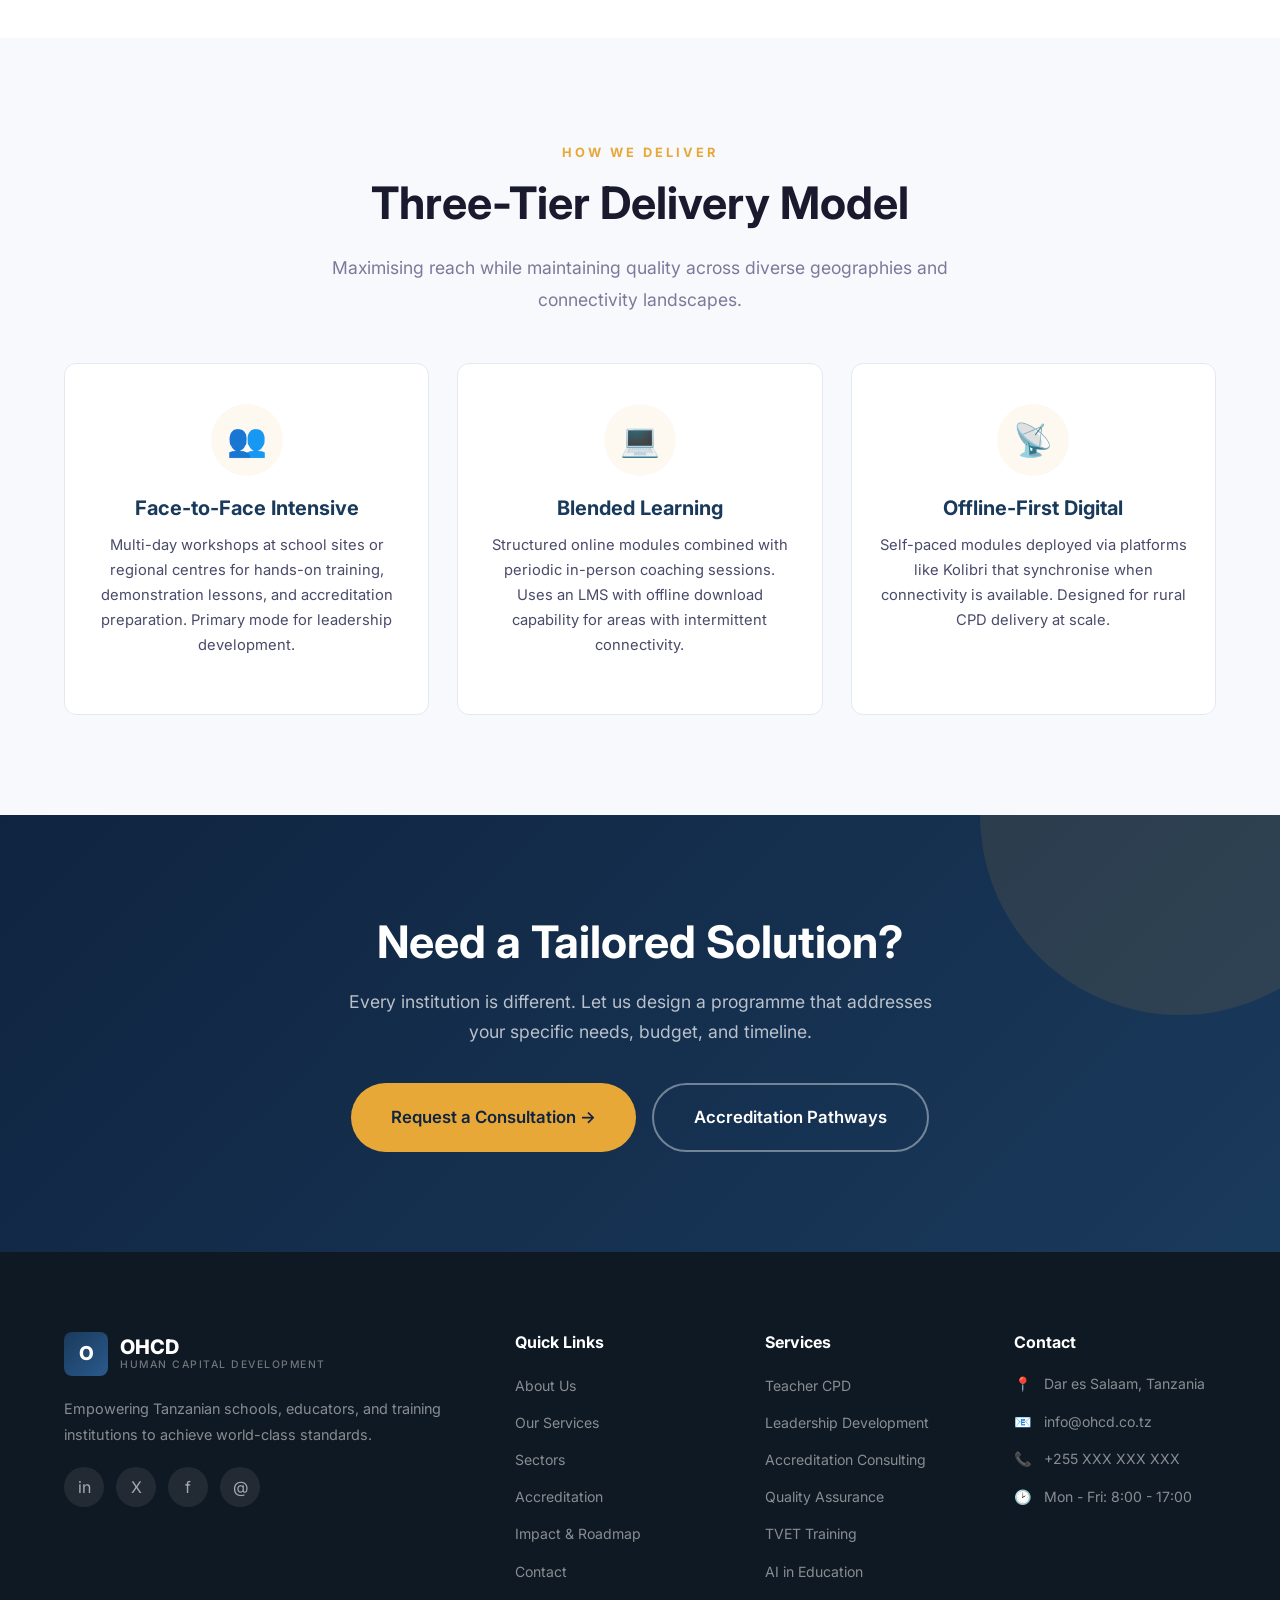
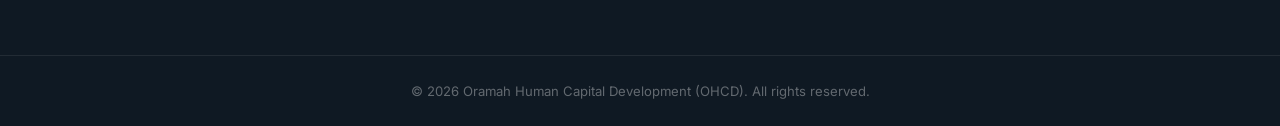
<file: website/services.html>
<!DOCTYPE html>
<html lang="en">
<head>
  <meta charset="UTF-8">
  <meta name="viewport" content="width=device-width, initial-scale=1.0">
  <title>Our Services | OHCD - Oramah Human Capital Development</title>
  <meta name="description" content="Explore OHCD's modular service portfolio: Teacher CPD, Leadership Development, Accreditation Consulting, Quality Assurance, TVET Training, AI Integration, and more.">
  <link rel="preconnect" href="https://fonts.googleapis.com">
  <link href="https://fonts.googleapis.com/css2?family=Inter:wght@400;500;600;700;800&display=swap" rel="stylesheet">
  <link rel="stylesheet" href="css/styles.css">
</head>
<body>

  <!-- ========== HEADER ========== -->
  <header class="header" id="header">
    <div class="container">
      <a href="index.html" class="logo">
        <div class="logo-icon">O</div>
        <div class="logo-text">OHCD<span>Human Capital Development</span></div>
      </a>
      <nav class="nav-links" id="navLinks">
        <a href="index.html">Home</a>
        <a href="about.html">About</a>
        <a href="services.html" class="active">Services</a>
        <a href="sectors.html">Sectors</a>
        <a href="accreditation.html">Accreditation</a>
        <a href="impact.html">Impact</a>
        <a href="contact.html" class="nav-cta"><span class="btn btn-primary btn-sm">Contact Us</span></a>
      </nav>
      <button class="mobile-toggle" id="mobileToggle" aria-label="Toggle menu"><span></span><span></span><span></span></button>
    </div>
  </header>

  <!-- ========== PAGE HEADER ========== -->
  <section class="page-header">
    <div class="container">
      <div class="breadcrumb">
        <a href="index.html">Home</a><span>/</span><span>Services</span>
      </div>
      <h1>Our Services</h1>
      <p>A modular, scalable portfolio designed to serve every major customer segment in the education ecosystem.</p>
    </div>
  </section>

  <!-- ========== SERVICE 1: Teacher CPD ========== -->
  <section class="section">
    <div class="container">
      <div class="service-detail fade-up">
        <div class="service-detail-visual" style="color: rgba(255,255,255,0.3);">&#127891;</div>
        <div class="service-detail-content">
          <span class="section-label">Service 01</span>
          <h3>Teacher CPD & Up-skilling</h3>
          <p>
            Comprehensive Continuous Professional Development modules aligned with Tanzania's National
            Framework for CPD, covering Competence-Based Curriculum (CBC) pedagogy, digital literacy,
            3Rs (Reading, Writing, Arithmetic), classroom management, and subject-specific methodologies.
          </p>
          <div class="service-features">
            <div class="service-feature">
              <span class="check">&#10003;</span>
              <span>CBC pedagogy and subject-specific methodologies</span>
            </div>
            <div class="service-feature">
              <span class="check">&#10003;</span>
              <span>Digital literacy and technology integration</span>
            </div>
            <div class="service-feature">
              <span class="check">&#10003;</span>
              <span>Blended model: face-to-face + offline-first digital tools</span>
            </div>
            <div class="service-feature">
              <span class="check">&#10003;</span>
              <span>MoEST-recognised for teacher promotion portfolios</span>
            </div>
            <div class="service-feature">
              <span class="check">&#10003;</span>
              <span>3Rs focus: Reading, Writing, Arithmetic foundations</span>
            </div>
          </div>
        </div>
      </div>

      <!-- ========== SERVICE 2: School Leadership ========== -->
      <div class="service-detail fade-up">
        <div class="service-detail-visual" style="color: rgba(255,255,255,0.3);">&#127979;</div>
        <div class="service-detail-content">
          <span class="section-label">Service 02</span>
          <h3>School Administration & Leadership Development</h3>
          <p>
            Structured programmes for head teachers, deputy heads, and school administrators
            covering strategic planning, financial management, human resource practices,
            data-driven decision-making, student welfare systems, and stakeholder engagement.
          </p>
          <div class="service-features">
            <div class="service-feature">
              <span class="check">&#10003;</span>
              <span>Strategic planning and institutional management</span>
            </div>
            <div class="service-feature">
              <span class="check">&#10003;</span>
              <span>Financial management and budgeting</span>
            </div>
            <div class="service-feature">
              <span class="check">&#10003;</span>
              <span>SQAS (School Quality Assurance Self-Evaluation) tools</span>
            </div>
            <div class="service-feature">
              <span class="check">&#10003;</span>
              <span>OPRAS implementation and HR best practices</span>
            </div>
            <div class="service-feature">
              <span class="check">&#10003;</span>
              <span>Data-driven decision-making frameworks</span>
            </div>
          </div>
        </div>
      </div>

      <!-- ========== SERVICE 3: Accreditation Consulting ========== -->
      <div class="service-detail fade-up">
        <div class="service-detail-visual" style="color: rgba(255,255,255,0.3);">&#127942;</div>
        <div class="service-detail-content">
          <span class="section-label">Service 03</span>
          <h3>International Accreditation Consulting</h3>
          <p>
            End-to-end consulting for schools seeking to transition to Cambridge International,
            Cognia (American), or International Baccalaureate frameworks. Our premium service
            guides schools from initial readiness to full accreditation and ongoing compliance.
          </p>
          <div class="service-features">
            <div class="service-feature">
              <span class="check">&#10003;</span>
              <span>Readiness audits and gap analyses</span>
            </div>
            <div class="service-feature">
              <span class="check">&#10003;</span>
              <span>Teacher credentialing (Cambridge PDQs)</span>
            </div>
            <div class="service-feature">
              <span class="check">&#10003;</span>
              <span>Curriculum mapping and documentation preparation</span>
            </div>
            <div class="service-feature">
              <span class="check">&#10003;</span>
              <span>Mock inspections and compliance reviews</span>
            </div>
            <div class="service-feature">
              <span class="check">&#10003;</span>
              <span>Ongoing post-accreditation support</span>
            </div>
          </div>
        </div>
      </div>

      <!-- ========== SERVICE 4: Quality Assurance ========== -->
      <div class="service-detail fade-up">
        <div class="service-detail-visual" style="color: rgba(255,255,255,0.3);">&#9989;</div>
        <div class="service-detail-content">
          <span class="section-label">Service 04</span>
          <h3>Quality Assurance Systems Implementation</h3>
          <p>
            Establishing internal Quality Control and Quality Assurance frameworks within schools
            and TVET institutions, ensuring compliance with NACTVET requirements and preparing
            institutions for external evaluations.
          </p>
          <div class="service-features">
            <div class="service-feature">
              <span class="check">&#10003;</span>
              <span>Quality Management Plan (QMP) development</span>
            </div>
            <div class="service-feature">
              <span class="check">&#10003;</span>
              <span>QC/QA committee formation and training</span>
            </div>
            <div class="service-feature">
              <span class="check">&#10003;</span>
              <span>NACTVET accreditation renewal preparation</span>
            </div>
            <div class="service-feature">
              <span class="check">&#10003;</span>
              <span>SQAS evaluation readiness</span>
            </div>
            <div class="service-feature">
              <span class="check">&#10003;</span>
              <span>Continuous quality improvement frameworks</span>
            </div>
          </div>
        </div>
      </div>

      <!-- ========== SERVICE 5: TVET & Tourism ========== -->
      <div class="service-detail fade-up">
        <div class="service-detail-visual" style="color: rgba(255,255,255,0.3);">&#9881;</div>
        <div class="service-detail-content">
          <span class="section-label">Service 05</span>
          <h3>TVET & Tourism Training</h3>
          <p>
            Industry-aligned Competence-Based Education and Training (CBET) programmes mapped to
            National Vocational Awards (NVA) standards. Targeting the three priority sectors identified
            by the National Skills Development Strategy II: tourism, hospitality, and ICT.
          </p>
          <div class="service-features">
            <div class="service-feature">
              <span class="check">&#10003;</span>
              <span>NVA-aligned curriculum design</span>
            </div>
            <div class="service-feature">
              <span class="check">&#10003;</span>
              <span>Instructor training for TVET centres</span>
            </div>
            <div class="service-feature">
              <span class="check">&#10003;</span>
              <span>Direct employer upskilling programmes</span>
            </div>
            <div class="service-feature">
              <span class="check">&#10003;</span>
              <span>Tourism & hospitality service excellence</span>
            </div>
            <div class="service-feature">
              <span class="check">&#10003;</span>
              <span>Competency-based short courses with immediate ROI</span>
            </div>
          </div>
        </div>
      </div>

      <!-- ========== SERVICE 6: Education Strategy ========== -->
      <div class="service-detail fade-up">
        <div class="service-detail-visual" style="color: rgba(255,255,255,0.3);">&#128202;</div>
        <div class="service-detail-content">
          <span class="section-label">Service 06</span>
          <h3>Education Strategy Consulting</h3>
          <p>
            Advisory services for government agencies, donor organisations, and private education groups
            on education policy implementation, curriculum reform, data systems integration, and
            monitoring and evaluation framework design.
          </p>
          <div class="service-features">
            <div class="service-feature">
              <span class="check">&#10003;</span>
              <span>Education policy implementation support</span>
            </div>
            <div class="service-feature">
              <span class="check">&#10003;</span>
              <span>ESMIS and TVET-IMS integration</span>
            </div>
            <div class="service-feature">
              <span class="check">&#10003;</span>
              <span>M&E framework design and implementation</span>
            </div>
            <div class="service-feature">
              <span class="check">&#10003;</span>
              <span>Data governance and compliance consulting</span>
            </div>
            <div class="service-feature">
              <span class="check">&#10003;</span>
              <span>Annual census data collection support</span>
            </div>
          </div>
        </div>
      </div>

      <!-- ========== SERVICE 7: AI Integration ========== -->
      <div class="service-detail fade-up">
        <div class="service-detail-visual" style="color: rgba(255,255,255,0.3);">&#129302;</div>
        <div class="service-detail-content">
          <span class="section-label">Service 07</span>
          <h3>AI Integration in Education</h3>
          <p>
            Pioneering the integration of artificial intelligence tools into Tanzanian education.
            AI integration is introduced progressively, starting with low-bandwidth tools suitable
            for Tanzania's connectivity landscape.
          </p>
          <div class="service-features">
            <div class="service-feature">
              <span class="check">&#10003;</span>
              <span>AI-assisted lesson planning for teachers</span>
            </div>
            <div class="service-feature">
              <span class="check">&#10003;</span>
              <span>Adaptive learning platform deployment</span>
            </div>
            <div class="service-feature">
              <span class="check">&#10003;</span>
              <span>Automated assessment and feedback systems</span>
            </div>
            <div class="service-feature">
              <span class="check">&#10003;</span>
              <span>Early-warning identification of at-risk students</span>
            </div>
            <div class="service-feature">
              <span class="check">&#10003;</span>
              <span>Low-bandwidth optimised AI tools</span>
            </div>
          </div>
        </div>
      </div>

      <!-- ========== SERVICE 8: Team Building ========== -->
      <div class="service-detail fade-up">
        <div class="service-detail-visual" style="color: rgba(255,255,255,0.3);">&#128101;</div>
        <div class="service-detail-content">
          <span class="section-label">Service 08</span>
          <h3>Team Building for Education</h3>
          <p>
            Customised team-building programmes for school staff, designed to strengthen collaboration,
            communication, and shared purpose among teachers and administrators. These address the
            often-overlooked interpersonal dynamics that determine whether institutional reforms succeed.
          </p>
          <div class="service-features">
            <div class="service-feature">
              <span class="check">&#10003;</span>
              <span>Customised workshops for school teams</span>
            </div>
            <div class="service-feature">
              <span class="check">&#10003;</span>
              <span>Collaboration and communication exercises</span>
            </div>
            <div class="service-feature">
              <span class="check">&#10003;</span>
              <span>Change management and reform adoption</span>
            </div>
            <div class="service-feature">
              <span class="check">&#10003;</span>
              <span>Leadership alignment activities</span>
            </div>
          </div>
        </div>
      </div>
    </div>
  </section>

  <!-- ========== DELIVERY MODEL ========== -->
  <section class="section" style="background: var(--bg-light);">
    <div class="container">
      <div class="text-center fade-up">
        <span class="section-label">How We Deliver</span>
        <h2 class="section-title">Three-Tier Delivery Model</h2>
        <p class="section-subtitle">Maximising reach while maintaining quality across diverse geographies and connectivity landscapes.</p>
      </div>
      <div class="values-grid">
        <div class="value-card fade-up">
          <div class="value-icon">&#128101;</div>
          <h4>Face-to-Face Intensive</h4>
          <p>Multi-day workshops at school sites or regional centres for hands-on training, demonstration lessons, and accreditation preparation. Primary mode for leadership development.</p>
        </div>
        <div class="value-card fade-up">
          <div class="value-icon">&#128187;</div>
          <h4>Blended Learning</h4>
          <p>Structured online modules combined with periodic in-person coaching sessions. Uses an LMS with offline download capability for areas with intermittent connectivity.</p>
        </div>
        <div class="value-card fade-up">
          <div class="value-icon">&#128225;</div>
          <h4>Offline-First Digital</h4>
          <p>Self-paced modules deployed via platforms like Kolibri that synchronise when connectivity is available. Designed for rural CPD delivery at scale.</p>
        </div>
      </div>
    </div>
  </section>

  <!-- ========== CTA ========== -->
  <section class="section cta-section">
    <div class="container" style="position: relative; z-index: 2;">
      <div class="fade-up">
        <h2>Need a Tailored Solution?</h2>
        <p>Every institution is different. Let us design a programme that addresses your specific needs, budget, and timeline.</p>
        <div class="cta-buttons">
          <a href="contact.html" class="btn btn-primary btn-lg">Request a Consultation &rarr;</a>
          <a href="accreditation.html" class="btn btn-secondary btn-lg">Accreditation Pathways</a>
        </div>
      </div>
    </div>
  </section>

  <!-- ========== FOOTER ========== -->
  <footer class="footer">
    <div class="container">
      <div class="footer-grid">
        <div class="footer-about">
          <a href="index.html" class="logo" style="margin-bottom: 20px;">
            <div class="logo-icon">O</div>
            <div class="logo-text" style="color: white;">OHCD<span style="color: rgba(255,255,255,0.4);">Human Capital Development</span></div>
          </a>
          <p>Empowering Tanzanian schools, educators, and training institutions to achieve world-class standards.</p>
          <div class="footer-social">
            <a href="#" aria-label="LinkedIn">in</a>
            <a href="#" aria-label="Twitter">X</a>
            <a href="#" aria-label="Facebook">f</a>
            <a href="#" aria-label="Email">@</a>
          </div>
        </div>
        <div>
          <h4>Quick Links</h4>
          <ul>
            <li><a href="about.html">About Us</a></li>
            <li><a href="services.html">Our Services</a></li>
            <li><a href="sectors.html">Sectors</a></li>
            <li><a href="accreditation.html">Accreditation</a></li>
            <li><a href="impact.html">Impact & Roadmap</a></li>
            <li><a href="contact.html">Contact</a></li>
          </ul>
        </div>
        <div>
          <h4>Services</h4>
          <ul>
            <li><a href="services.html">Teacher CPD</a></li>
            <li><a href="services.html">Leadership Development</a></li>
            <li><a href="services.html">Accreditation Consulting</a></li>
            <li><a href="services.html">Quality Assurance</a></li>
            <li><a href="services.html">TVET Training</a></li>
            <li><a href="services.html">AI in Education</a></li>
          </ul>
        </div>
        <div>
          <h4>Contact</h4>
          <div class="footer-contact-item"><span class="icon">&#128205;</span><span>Dar es Salaam, Tanzania</span></div>
          <div class="footer-contact-item"><span class="icon">&#128231;</span><span>info@ohcd.co.tz</span></div>
          <div class="footer-contact-item"><span class="icon">&#128222;</span><span>+255 XXX XXX XXX</span></div>
          <div class="footer-contact-item"><span class="icon">&#128337;</span><span>Mon - Fri: 8:00 - 17:00</span></div>
        </div>
      </div>
    </div>
    <div class="footer-bottom">
      <div class="container">&copy; 2026 Oramah Human Capital Development (OHCD). All rights reserved.</div>
    </div>
  </footer>

  <script src="js/main.js"></script>
</body>
</html>
</file>
<file: docs/css/styles.css>
/* ============================================
   ORAMAH HUMAN CAPITAL DEVELOPMENT (OCBI)
   Professional Website Styles
   ============================================ */

/* ---------- CSS Variables ---------- */
:root {
  --primary: #1a3a5c;
  --primary-dark: #0f2440;
  --primary-light: #2a5a8c;
  --accent: #e8a838;
  --accent-dark: #c98a20;
  --accent-light: #f5c462;
  --success: #2ecc71;
  --text-dark: #1a1a2e;
  --text-medium: #4a4a6a;
  --text-light: #7a7a9a;
  --bg-white: #ffffff;
  --bg-light: #f8f9fc;
  --bg-cream: #fdf8f0;
  --bg-dark: #0f1923;
  --border-light: #e4e8f0;
  --shadow-sm: 0 2px 8px rgba(0, 0, 0, 0.06);
  --shadow-md: 0 4px 20px rgba(0, 0, 0, 0.08);
  --shadow-lg: 0 8px 40px rgba(0, 0, 0, 0.12);
  --shadow-xl: 0 16px 60px rgba(0, 0, 0, 0.16);
  --radius-sm: 8px;
  --radius-md: 12px;
  --radius-lg: 20px;
  --radius-xl: 28px;
  --transition: all 0.3s cubic-bezier(0.4, 0, 0.2, 1);
  --font-heading: 'Inter', 'Segoe UI', sans-serif;
  --font-body: 'Inter', 'Segoe UI', sans-serif;
}

/* ---------- Reset & Base ---------- */
*,
*::before,
*::after {
  margin: 0;
  padding: 0;
  box-sizing: border-box;
}

html {
  scroll-behavior: smooth;
  font-size: 16px;
}

body {
  font-family: var(--font-body);
  color: var(--text-dark);
  line-height: 1.7;
  background: var(--bg-white);
  overflow-x: hidden;
}

a {
  text-decoration: none;
  color: inherit;
  transition: var(--transition);
}

ul {
  list-style: none;
}

img {
  max-width: 100%;
  height: auto;
  display: block;
}

.container {
  max-width: 1200px;
  margin: 0 auto;
  padding: 0 24px;
}

.container-wide {
  max-width: 1400px;
  margin: 0 auto;
  padding: 0 24px;
}

/* ---------- Typography ---------- */
h1, h2, h3, h4, h5, h6 {
  font-family: var(--font-heading);
  font-weight: 700;
  line-height: 1.25;
  color: var(--text-dark);
}

h1 { font-size: clamp(2.2rem, 5vw, 3.5rem); }
h2 { font-size: clamp(1.8rem, 4vw, 2.8rem); }
h3 { font-size: clamp(1.3rem, 3vw, 1.8rem); }
h4 { font-size: 1.25rem; }
h5 { font-size: 1.1rem; }

p {
  color: var(--text-medium);
  margin-bottom: 1rem;
}

.section-label {
  display: inline-block;
  font-size: 0.8rem;
  font-weight: 700;
  letter-spacing: 3px;
  text-transform: uppercase;
  color: var(--accent);
  margin-bottom: 12px;
}

.section-title {
  margin-bottom: 20px;
}

.section-subtitle {
  font-size: 1.1rem;
  color: var(--text-light);
  max-width: 640px;
  line-height: 1.8;
}

.text-center { text-align: center; }
.text-center .section-subtitle { margin: 0 auto; }

/* ---------- Buttons ---------- */
.btn {
  display: inline-flex;
  align-items: center;
  gap: 8px;
  padding: 14px 32px;
  border-radius: 50px;
  font-family: var(--font-body);
  font-size: 0.95rem;
  font-weight: 600;
  border: none;
  cursor: pointer;
  transition: var(--transition);
  white-space: nowrap;
}

.btn-primary {
  background: var(--accent);
  color: var(--primary-dark);
}

.btn-primary:hover {
  background: var(--accent-dark);
  transform: translateY(-2px);
  box-shadow: 0 8px 25px rgba(232, 168, 56, 0.35);
}

.btn-secondary {
  background: transparent;
  color: var(--bg-white);
  border: 2px solid rgba(255, 255, 255, 0.4);
}

.btn-secondary:hover {
  background: rgba(255, 255, 255, 0.1);
  border-color: rgba(255, 255, 255, 0.8);
}

.btn-outline {
  background: transparent;
  color: var(--primary);
  border: 2px solid var(--primary);
}

.btn-outline:hover {
  background: var(--primary);
  color: var(--bg-white);
  transform: translateY(-2px);
}

.btn-dark {
  background: var(--primary);
  color: var(--bg-white);
}

.btn-dark:hover {
  background: var(--primary-dark);
  transform: translateY(-2px);
  box-shadow: 0 8px 25px rgba(26, 58, 92, 0.35);
}

.btn-lg {
  padding: 18px 40px;
  font-size: 1.05rem;
}

.btn-sm {
  padding: 10px 24px;
  font-size: 0.85rem;
}

.btn-icon {
  font-size: 1.1rem;
}

/* ---------- Header / Navigation ---------- */
.header {
  position: fixed;
  top: 0;
  left: 0;
  right: 0;
  z-index: 1000;
  background: rgba(255, 255, 255, 0.95);
  backdrop-filter: blur(20px);
  border-bottom: 1px solid transparent;
  transition: var(--transition);
}

.header.scrolled {
  border-bottom-color: var(--border-light);
  box-shadow: var(--shadow-sm);
}

.header .container {
  display: flex;
  align-items: center;
  justify-content: space-between;
  height: 80px;
}

.logo {
  display: flex;
  align-items: center;
  gap: 12px;
}

.logo-icon {
  width: 44px;
  height: 44px;
  background: linear-gradient(135deg, var(--primary), var(--primary-light));
  border-radius: var(--radius-sm);
  display: flex;
  align-items: center;
  justify-content: center;
  color: var(--bg-white);
  font-weight: 800;
  font-size: 1.2rem;
}

.logo-text {
  font-size: 1.25rem;
  font-weight: 800;
  color: var(--primary);
  line-height: 1.2;
}

.logo-text span {
  display: block;
  font-size: 0.65rem;
  font-weight: 500;
  color: var(--text-light);
  letter-spacing: 1.5px;
  text-transform: uppercase;
}

.nav-links {
  display: flex;
  align-items: center;
  gap: 4px;
}

.nav-links a {
  padding: 8px 18px;
  font-size: 0.9rem;
  font-weight: 500;
  color: var(--text-medium);
  border-radius: 50px;
  transition: var(--transition);
}

.nav-links a:hover,
.nav-links a.active {
  color: var(--primary);
  background: rgba(26, 58, 92, 0.06);
}

.nav-cta {
  margin-left: 12px;
}

.mobile-toggle {
  display: none;
  background: none;
  border: none;
  cursor: pointer;
  padding: 8px;
}

.mobile-toggle span {
  display: block;
  width: 24px;
  height: 2px;
  background: var(--text-dark);
  margin: 6px 0;
  transition: var(--transition);
  border-radius: 2px;
}

/* ---------- Hero Section ---------- */
.hero {
  position: relative;
  min-height: 100vh;
  display: flex;
  align-items: center;
  background: linear-gradient(135deg, var(--primary-dark) 0%, var(--primary) 50%, var(--primary-light) 100%);
  overflow: hidden;
  padding-top: 80px;
}

.hero::before {
  content: '';
  position: absolute;
  top: 0;
  left: 0;
  right: 0;
  bottom: 0;
  background: url("data:image/svg+xml,%3Csvg width='60' height='60' viewBox='0 0 60 60' xmlns='http://www.w3.org/2000/svg'%3E%3Cg fill='none' fill-rule='evenodd'%3E%3Cg fill='%23ffffff' fill-opacity='0.03'%3E%3Cpath d='M36 34v-4h-2v4h-4v2h4v4h2v-4h4v-2h-4zm0-30V0h-2v4h-4v2h4v4h2V6h4V4h-4zM6 34v-4H4v4H0v2h4v4h2v-4h4v-2H6zM6 4V0H4v4H0v2h4v4h2V6h4V4H6z'/%3E%3C/g%3E%3C/g%3E%3C/svg%3E");
}

.hero-bg-shapes {
  position: absolute;
  top: 0;
  left: 0;
  right: 0;
  bottom: 0;
  pointer-events: none;
}

.hero-bg-shapes .shape {
  position: absolute;
  border-radius: 50%;
  opacity: 0.08;
  background: var(--accent);
}

.hero-bg-shapes .shape-1 {
  width: 500px;
  height: 500px;
  top: -150px;
  right: -100px;
}

.hero-bg-shapes .shape-2 {
  width: 300px;
  height: 300px;
  bottom: -50px;
  left: -80px;
}

.hero-bg-shapes .shape-3 {
  width: 200px;
  height: 200px;
  top: 40%;
  right: 20%;
}

.hero .container {
  position: relative;
  z-index: 2;
}

.hero-grid {
  display: grid;
  grid-template-columns: 1fr 1fr;
  gap: 60px;
  align-items: center;
}

.hero-content h1 {
  color: var(--bg-white);
  margin-bottom: 24px;
  line-height: 1.15;
}

.hero-content h1 .highlight {
  color: var(--accent);
  display: inline;
}

.hero-content p {
  font-size: 1.15rem;
  color: rgba(255, 255, 255, 0.75);
  margin-bottom: 36px;
  max-width: 520px;
  line-height: 1.8;
}

.hero-buttons {
  display: flex;
  gap: 16px;
  flex-wrap: wrap;
  margin-bottom: 48px;
}

.hero-stats {
  display: flex;
  gap: 40px;
}

.hero-stat {
  text-align: left;
}

.hero-stat .number {
  font-size: 2rem;
  font-weight: 800;
  color: var(--accent);
  line-height: 1;
  margin-bottom: 4px;
}

.hero-stat .label {
  font-size: 0.8rem;
  color: rgba(255, 255, 255, 0.6);
  text-transform: uppercase;
  letter-spacing: 1px;
}

.hero-visual {
  position: relative;
}

.hero-card {
  background: rgba(255, 255, 255, 0.1);
  backdrop-filter: blur(20px);
  border: 1px solid rgba(255, 255, 255, 0.15);
  border-radius: var(--radius-lg);
  padding: 40px;
  color: var(--bg-white);
}

.hero-card h3 {
  color: var(--bg-white);
  margin-bottom: 24px;
  font-size: 1.4rem;
}

.hero-card-item {
  display: flex;
  align-items: flex-start;
  gap: 16px;
  margin-bottom: 20px;
  padding: 16px;
  border-radius: var(--radius-md);
  background: rgba(255, 255, 255, 0.06);
  transition: var(--transition);
}

.hero-card-item:hover {
  background: rgba(255, 255, 255, 0.12);
}

.hero-card-item:last-child {
  margin-bottom: 0;
}

.hero-card-icon {
  width: 44px;
  height: 44px;
  border-radius: var(--radius-sm);
  background: rgba(232, 168, 56, 0.2);
  display: flex;
  align-items: center;
  justify-content: center;
  flex-shrink: 0;
  font-size: 1.3rem;
}

.hero-card-item h4 {
  color: var(--bg-white);
  font-size: 1rem;
  margin-bottom: 4px;
}

.hero-card-item p {
  font-size: 0.85rem;
  color: rgba(255, 255, 255, 0.6);
  margin: 0;
}

/* ---------- Section Spacing ---------- */
.section {
  padding: 100px 0;
}

.section-sm {
  padding: 60px 0;
}

.section-lg {
  padding: 120px 0;
}

/* ---------- About Preview ---------- */
.about-preview {
  background: var(--bg-light);
}

.about-grid {
  display: grid;
  grid-template-columns: 1fr 1fr;
  gap: 80px;
  align-items: center;
}

.about-image {
  position: relative;
}

.about-image-main {
  width: 100%;
  border-radius: var(--radius-lg);
  background: linear-gradient(135deg, var(--primary-light), var(--primary));
  height: 400px;
  display: flex;
  align-items: center;
  justify-content: center;
  color: white;
  font-size: 4rem;
  box-shadow: var(--shadow-lg);
}

.about-image-badge {
  position: absolute;
  bottom: -20px;
  right: -20px;
  background: var(--accent);
  color: var(--primary-dark);
  padding: 20px 28px;
  border-radius: var(--radius-md);
  box-shadow: var(--shadow-md);
}

.about-image-badge .big-num {
  font-size: 2.4rem;
  font-weight: 800;
  line-height: 1;
}

.about-image-badge .badge-text {
  font-size: 0.75rem;
  font-weight: 600;
  text-transform: uppercase;
  letter-spacing: 1px;
}

.about-text h2 {
  margin-bottom: 20px;
}

.about-text > p {
  font-size: 1.05rem;
  margin-bottom: 28px;
}

.about-features {
  display: grid;
  grid-template-columns: 1fr 1fr;
  gap: 16px;
  margin-bottom: 32px;
}

.about-feature {
  display: flex;
  align-items: center;
  gap: 12px;
  padding: 12px 16px;
  background: var(--bg-white);
  border-radius: var(--radius-sm);
  box-shadow: var(--shadow-sm);
}

.about-feature-icon {
  width: 36px;
  height: 36px;
  border-radius: 50%;
  background: rgba(26, 58, 92, 0.08);
  display: flex;
  align-items: center;
  justify-content: center;
  flex-shrink: 0;
  font-size: 1rem;
}

.about-feature span {
  font-size: 0.9rem;
  font-weight: 600;
  color: var(--text-dark);
}

/* ---------- Services Section ---------- */
.services-grid {
  display: grid;
  grid-template-columns: repeat(3, 1fr);
  gap: 28px;
  margin-top: 48px;
}

.service-card {
  background: var(--bg-white);
  border: 1px solid var(--border-light);
  border-radius: var(--radius-md);
  padding: 36px 28px;
  transition: var(--transition);
  position: relative;
  overflow: hidden;
}

.service-card::before {
  content: '';
  position: absolute;
  top: 0;
  left: 0;
  right: 0;
  height: 4px;
  background: var(--accent);
  transform: scaleX(0);
  transform-origin: left;
  transition: var(--transition);
}

.service-card:hover {
  transform: translateY(-6px);
  box-shadow: var(--shadow-lg);
  border-color: transparent;
}

.service-card:hover::before {
  transform: scaleX(1);
}

.service-icon {
  width: 56px;
  height: 56px;
  border-radius: var(--radius-sm);
  background: linear-gradient(135deg, rgba(26, 58, 92, 0.08), rgba(26, 58, 92, 0.04));
  display: flex;
  align-items: center;
  justify-content: center;
  font-size: 1.6rem;
  margin-bottom: 20px;
}

.service-card h3 {
  font-size: 1.15rem;
  margin-bottom: 12px;
}

.service-card p {
  font-size: 0.92rem;
  color: var(--text-light);
  line-height: 1.7;
}

.service-card .learn-more {
  display: inline-flex;
  align-items: center;
  gap: 6px;
  margin-top: 16px;
  font-size: 0.9rem;
  font-weight: 600;
  color: var(--primary);
}

.service-card .learn-more:hover {
  gap: 10px;
  color: var(--accent-dark);
}

/* ---------- Stats Bar ---------- */
.stats-bar {
  background: var(--primary);
  color: var(--bg-white);
  padding: 60px 0;
}

.stats-grid {
  display: grid;
  grid-template-columns: repeat(4, 1fr);
  gap: 40px;
}

.stat-item {
  text-align: center;
}

.stat-number {
  font-size: 2.8rem;
  font-weight: 800;
  color: var(--accent);
  line-height: 1;
  margin-bottom: 8px;
}

.stat-label {
  font-size: 0.85rem;
  color: rgba(255, 255, 255, 0.7);
  text-transform: uppercase;
  letter-spacing: 1.5px;
}

/* ---------- Why Choose Us ---------- */
.why-grid {
  display: grid;
  grid-template-columns: repeat(2, 1fr);
  gap: 32px;
  margin-top: 48px;
}

.why-card {
  display: flex;
  gap: 20px;
  padding: 32px;
  background: var(--bg-white);
  border-radius: var(--radius-md);
  border: 1px solid var(--border-light);
  transition: var(--transition);
}

.why-card:hover {
  box-shadow: var(--shadow-md);
  border-color: transparent;
}

.why-icon {
  width: 60px;
  height: 60px;
  border-radius: var(--radius-md);
  background: var(--bg-cream);
  display: flex;
  align-items: center;
  justify-content: center;
  flex-shrink: 0;
  font-size: 1.5rem;
}

.why-card h4 {
  margin-bottom: 8px;
}

.why-card p {
  font-size: 0.92rem;
}

/* ---------- Partners Section ---------- */
.partners {
  background: var(--bg-light);
}

.partners-grid {
  display: grid;
  grid-template-columns: repeat(5, 1fr);
  gap: 28px;
  margin-top: 48px;
}

.partner-card {
  background: var(--bg-white);
  border: 1px solid var(--border-light);
  border-radius: var(--radius-md);
  padding: 28px 20px;
  text-align: center;
  transition: var(--transition);
}

.partner-card:hover {
  box-shadow: var(--shadow-md);
  transform: translateY(-4px);
}

.partner-icon {
  width: 48px;
  height: 48px;
  border-radius: 50%;
  margin: 0 auto 12px;
  background: rgba(26, 58, 92, 0.06);
  display: flex;
  align-items: center;
  justify-content: center;
  font-size: 1.3rem;
}

.partner-card h5 {
  font-size: 0.85rem;
  color: var(--text-dark);
  margin-bottom: 4px;
}

.partner-card p {
  font-size: 0.75rem;
  color: var(--text-light);
  margin: 0;
}

/* ---------- CTA Section ---------- */
.cta-section {
  background: linear-gradient(135deg, var(--primary-dark), var(--primary));
  color: var(--bg-white);
  text-align: center;
  position: relative;
  overflow: hidden;
}

.cta-section::before {
  content: '';
  position: absolute;
  width: 400px;
  height: 400px;
  border-radius: 50%;
  background: rgba(232, 168, 56, 0.1);
  top: -200px;
  right: -100px;
}

.cta-section h2 {
  color: var(--bg-white);
  margin-bottom: 16px;
}

.cta-section p {
  color: rgba(255, 255, 255, 0.7);
  max-width: 600px;
  margin: 0 auto 36px;
  font-size: 1.1rem;
}

.cta-buttons {
  display: flex;
  gap: 16px;
  justify-content: center;
}

/* ---------- Footer ---------- */
.footer {
  background: var(--bg-dark);
  color: rgba(255, 255, 255, 0.7);
  padding: 80px 0 0;
}

.footer-grid {
  display: grid;
  grid-template-columns: 2fr 1fr 1fr 1fr;
  gap: 48px;
  margin-bottom: 60px;
}

.footer-about p {
  font-size: 0.9rem;
  color: rgba(255, 255, 255, 0.5);
  margin-bottom: 20px;
  line-height: 1.8;
}

.footer-social {
  display: flex;
  gap: 12px;
}

.footer-social a {
  width: 40px;
  height: 40px;
  border-radius: 50%;
  background: rgba(255, 255, 255, 0.08);
  display: flex;
  align-items: center;
  justify-content: center;
  color: rgba(255, 255, 255, 0.6);
  transition: var(--transition);
}

.footer-social a:hover {
  background: var(--accent);
  color: var(--primary-dark);
}

.footer h4 {
  color: var(--bg-white);
  font-size: 1rem;
  margin-bottom: 20px;
}

.footer ul li {
  margin-bottom: 10px;
}

.footer ul a {
  font-size: 0.88rem;
  color: rgba(255, 255, 255, 0.5);
}

.footer ul a:hover {
  color: var(--accent);
}

.footer-contact-item {
  display: flex;
  gap: 12px;
  margin-bottom: 14px;
  font-size: 0.88rem;
  color: rgba(255, 255, 255, 0.5);
}

.footer-contact-item .icon {
  color: var(--accent);
  flex-shrink: 0;
}

.footer-bottom {
  border-top: 1px solid rgba(255, 255, 255, 0.08);
  padding: 24px 0;
  text-align: center;
  font-size: 0.82rem;
  color: rgba(255, 255, 255, 0.35);
}

/* ---------- Page Header ---------- */
.page-header {
  background: linear-gradient(135deg, var(--primary-dark), var(--primary));
  padding: 140px 0 80px;
  text-align: center;
  position: relative;
  overflow: hidden;
}

.page-header::before {
  content: '';
  position: absolute;
  top: 0;
  left: 0;
  right: 0;
  bottom: 0;
  background: url("data:image/svg+xml,%3Csvg width='60' height='60' viewBox='0 0 60 60' xmlns='http://www.w3.org/2000/svg'%3E%3Cg fill='none' fill-rule='evenodd'%3E%3Cg fill='%23ffffff' fill-opacity='0.03'%3E%3Cpath d='M36 34v-4h-2v4h-4v2h4v4h2v-4h4v-2h-4zm0-30V0h-2v4h-4v2h4v4h2V6h4V4h-4zM6 34v-4H4v4H0v2h4v4h2v-4h4v-2H6zM6 4V0H4v4H0v2h4v4h2V6h4V4H6z'/%3E%3C/g%3E%3C/g%3E%3C/svg%3E");
}

.page-header h1 {
  color: var(--bg-white);
  margin-bottom: 16px;
  position: relative;
}

.page-header p {
  color: rgba(255, 255, 255, 0.6);
  font-size: 1.15rem;
  max-width: 600px;
  margin: 0 auto;
  position: relative;
}

.breadcrumb {
  display: flex;
  justify-content: center;
  gap: 8px;
  margin-bottom: 24px;
  font-size: 0.85rem;
  color: rgba(255, 255, 255, 0.4);
  position: relative;
}

.breadcrumb a {
  color: rgba(255, 255, 255, 0.6);
}

.breadcrumb a:hover {
  color: var(--accent);
}

/* ---------- About Page Specifics ---------- */
.values-grid {
  display: grid;
  grid-template-columns: repeat(3, 1fr);
  gap: 28px;
  margin-top: 48px;
}

.value-card {
  text-align: center;
  padding: 40px 28px;
  background: var(--bg-white);
  border-radius: var(--radius-md);
  border: 1px solid var(--border-light);
  transition: var(--transition);
}

.value-card:hover {
  transform: translateY(-6px);
  box-shadow: var(--shadow-md);
}

.value-icon {
  width: 72px;
  height: 72px;
  border-radius: 50%;
  background: var(--bg-cream);
  display: flex;
  align-items: center;
  justify-content: center;
  margin: 0 auto 20px;
  font-size: 2rem;
}

.value-card h4 {
  margin-bottom: 12px;
  color: var(--primary);
}

.value-card p {
  font-size: 0.92rem;
}

/* Team Section */
.team-grid {
  display: grid;
  grid-template-columns: repeat(3, 1fr);
  gap: 36px;
  margin-top: 48px;
  max-width: 1100px;
  margin-left: auto;
  margin-right: auto;
}

.team-card {
  background: var(--bg-white);
  border-radius: var(--radius-md);
  overflow: hidden;
  box-shadow: var(--shadow-md);
  transition: var(--transition);
}

.team-card:hover {
  transform: translateY(-6px);
  box-shadow: var(--shadow-lg);
}

.team-photo {
  height: 260px;
  background: linear-gradient(135deg, var(--primary), var(--primary-light));
  display: flex;
  align-items: center;
  justify-content: center;
  font-size: 5rem;
  color: rgba(255, 255, 255, 0.3);
}

.team-info {
  padding: 24px;
  text-align: center;
}

.team-info h4 {
  margin-bottom: 4px;
}

.team-info .role {
  font-size: 0.85rem;
  color: var(--accent-dark);
  font-weight: 600;
  margin-bottom: 12px;
}

.team-info p {
  font-size: 0.88rem;
}

/* Timeline */
.timeline {
  position: relative;
  max-width: 800px;
  margin: 48px auto 0;
}

.timeline::before {
  content: '';
  position: absolute;
  left: 50%;
  transform: translateX(-50%);
  width: 3px;
  height: 100%;
  background: var(--border-light);
}

.timeline-item {
  display: flex;
  margin-bottom: 40px;
  position: relative;
}

.timeline-item:nth-child(odd) {
  justify-content: flex-start;
  padding-right: calc(50% + 40px);
  text-align: right;
}

.timeline-item:nth-child(even) {
  justify-content: flex-end;
  padding-left: calc(50% + 40px);
}

.timeline-dot {
  position: absolute;
  left: 50%;
  transform: translateX(-50%);
  width: 18px;
  height: 18px;
  border-radius: 50%;
  background: var(--accent);
  border: 4px solid var(--bg-light);
  z-index: 2;
}

.timeline-content {
  background: var(--bg-white);
  padding: 24px;
  border-radius: var(--radius-md);
  box-shadow: var(--shadow-sm);
  border: 1px solid var(--border-light);
}

.timeline-content h4 {
  color: var(--primary);
  margin-bottom: 8px;
}

.timeline-content p {
  font-size: 0.9rem;
  margin: 0;
}

/* ---------- Services Page Specifics ---------- */
.service-detail {
  display: grid;
  grid-template-columns: 1fr 1fr;
  gap: 60px;
  align-items: center;
  margin-bottom: 80px;
  padding-bottom: 80px;
  border-bottom: 1px solid var(--border-light);
}

.service-detail:last-child {
  border-bottom: none;
  margin-bottom: 0;
  padding-bottom: 0;
}

.service-detail:nth-child(even) {
  direction: rtl;
}

.service-detail:nth-child(even) > * {
  direction: ltr;
}

.service-detail-visual {
  border-radius: var(--radius-lg);
  background: linear-gradient(135deg, var(--primary-light), var(--primary));
  height: 320px;
  display: flex;
  align-items: center;
  justify-content: center;
  font-size: 5rem;
  box-shadow: var(--shadow-lg);
}

.service-detail-content .section-label {
  margin-bottom: 8px;
}

.service-detail-content h3 {
  margin-bottom: 16px;
  font-size: 1.6rem;
}

.service-detail-content > p {
  margin-bottom: 24px;
  font-size: 1rem;
}

.service-features {
  display: flex;
  flex-direction: column;
  gap: 12px;
}

.service-feature {
  display: flex;
  align-items: center;
  gap: 12px;
  font-size: 0.92rem;
  color: var(--text-medium);
}

.service-feature .check {
  width: 24px;
  height: 24px;
  border-radius: 50%;
  background: rgba(46, 204, 113, 0.12);
  color: var(--success);
  display: flex;
  align-items: center;
  justify-content: center;
  flex-shrink: 0;
  font-size: 0.8rem;
}

/* ---------- Accreditation Page ---------- */
.pathway-cards {
  display: grid;
  grid-template-columns: repeat(2, 1fr);
  gap: 32px;
  margin-top: 48px;
}

.pathway-card {
  background: var(--bg-white);
  border: 2px solid var(--border-light);
  border-radius: var(--radius-lg);
  padding: 36px;
  transition: var(--transition);
}

.pathway-card:hover {
  border-color: var(--accent);
  box-shadow: var(--shadow-md);
}

.pathway-card .pathway-header {
  display: flex;
  align-items: center;
  gap: 16px;
  margin-bottom: 20px;
}

.pathway-badge {
  width: 56px;
  height: 56px;
  border-radius: var(--radius-md);
  display: flex;
  align-items: center;
  justify-content: center;
  font-weight: 800;
  font-size: 0.75rem;
  color: var(--bg-white);
}

.pathway-badge.national { background: var(--success); }
.pathway-badge.cambridge { background: #e74c3c; }
.pathway-badge.cognia { background: #3498db; }
.pathway-badge.ib { background: #9b59b6; }

.pathway-card h3 {
  margin-bottom: 16px;
}

.pathway-card .pathway-details {
  display: flex;
  flex-direction: column;
  gap: 12px;
}

.pathway-detail {
  display: flex;
  gap: 12px;
  font-size: 0.9rem;
}

.pathway-detail .detail-label {
  font-weight: 700;
  color: var(--text-dark);
  min-width: 120px;
  flex-shrink: 0;
}

.pathway-detail .detail-value {
  color: var(--text-medium);
}

/* ---------- Sectors / Markets Page ---------- */
.segment-cards {
  display: grid;
  grid-template-columns: repeat(2, 1fr);
  gap: 32px;
  margin-top: 48px;
}

.segment-card {
  background: var(--bg-white);
  border: 1px solid var(--border-light);
  border-radius: var(--radius-lg);
  padding: 36px;
  transition: var(--transition);
}

.segment-card:hover {
  box-shadow: var(--shadow-md);
}

.segment-card-header {
  display: flex;
  align-items: center;
  gap: 16px;
  margin-bottom: 16px;
}

.segment-icon {
  width: 52px;
  height: 52px;
  border-radius: var(--radius-md);
  display: flex;
  align-items: center;
  justify-content: center;
  font-size: 1.5rem;
  background: var(--bg-cream);
}

.segment-card h3 {
  font-size: 1.2rem;
}

.segment-card p {
  font-size: 0.92rem;
  margin-bottom: 16px;
}

.segment-entry {
  display: inline-block;
  padding: 6px 16px;
  background: rgba(26, 58, 92, 0.06);
  border-radius: 50px;
  font-size: 0.82rem;
  font-weight: 600;
  color: var(--primary);
}

/* Geographic map section */
.geo-grid {
  display: grid;
  grid-template-columns: repeat(3, 1fr);
  gap: 28px;
  margin-top: 48px;
}

.geo-card {
  background: var(--bg-white);
  border-radius: var(--radius-md);
  padding: 28px;
  border: 1px solid var(--border-light);
  text-align: center;
  transition: var(--transition);
}

.geo-card:hover {
  box-shadow: var(--shadow-md);
  transform: translateY(-4px);
}

.geo-card .geo-emoji {
  font-size: 2.5rem;
  margin-bottom: 12px;
}

.geo-card h4 {
  margin-bottom: 8px;
  color: var(--primary);
}

.geo-card p {
  font-size: 0.85rem;
}

.geo-card .phase-badge {
  display: inline-block;
  margin-top: 12px;
  padding: 4px 14px;
  border-radius: 50px;
  font-size: 0.75rem;
  font-weight: 700;
  text-transform: uppercase;
  letter-spacing: 1px;
}

.phase-1 { background: rgba(46, 204, 113, 0.12); color: #27ae60; }
.phase-2 { background: rgba(52, 152, 219, 0.12); color: #2980b9; }
.phase-3 { background: rgba(155, 89, 182, 0.12); color: #8e44ad; }

/* ---------- Impact Page ---------- */
.impact-grid {
  display: grid;
  grid-template-columns: repeat(2, 1fr);
  gap: 32px;
  margin-top: 48px;
}

.impact-card {
  background: var(--bg-white);
  border-radius: var(--radius-md);
  padding: 32px;
  border: 1px solid var(--border-light);
  transition: var(--transition);
}

.impact-card:hover {
  box-shadow: var(--shadow-md);
}

.impact-card-header {
  display: flex;
  align-items: center;
  gap: 16px;
  margin-bottom: 16px;
}

.impact-icon {
  width: 48px;
  height: 48px;
  border-radius: var(--radius-sm);
  display: flex;
  align-items: center;
  justify-content: center;
  font-size: 1.3rem;
  background: var(--bg-cream);
}

.impact-card h4 {
  color: var(--primary);
}

.impact-card p {
  font-size: 0.92rem;
  margin-bottom: 12px;
}

.impact-target {
  display: inline-flex;
  align-items: center;
  gap: 8px;
  padding: 8px 16px;
  background: rgba(46, 204, 113, 0.08);
  border-radius: var(--radius-sm);
  font-size: 0.85rem;
  font-weight: 600;
  color: #27ae60;
}

/* Financial projections table */
.projections-table {
  width: 100%;
  border-collapse: collapse;
  margin-top: 32px;
  background: var(--bg-white);
  border-radius: var(--radius-md);
  overflow: hidden;
  box-shadow: var(--shadow-sm);
}

.projections-table thead {
  background: var(--primary);
  color: var(--bg-white);
}

.projections-table th {
  padding: 16px 20px;
  text-align: left;
  font-size: 0.88rem;
  font-weight: 600;
}

.projections-table td {
  padding: 14px 20px;
  border-bottom: 1px solid var(--border-light);
  font-size: 0.9rem;
  color: var(--text-medium);
}

.projections-table tbody tr:hover {
  background: var(--bg-light);
}

.projections-table .total-row {
  font-weight: 700;
  background: var(--bg-cream);
}

.projections-table .total-row td {
  color: var(--primary);
}

/* ---------- Contact Page ---------- */
.contact-grid {
  display: grid;
  grid-template-columns: 1fr 1fr;
  gap: 60px;
  margin-top: 48px;
}

.contact-info-cards {
  display: flex;
  flex-direction: column;
  gap: 20px;
}

.contact-info-card {
  display: flex;
  gap: 20px;
  padding: 24px;
  background: var(--bg-light);
  border-radius: var(--radius-md);
  transition: var(--transition);
}

.contact-info-card:hover {
  background: var(--bg-cream);
}

.contact-card-icon {
  width: 52px;
  height: 52px;
  border-radius: var(--radius-sm);
  background: var(--primary);
  color: var(--bg-white);
  display: flex;
  align-items: center;
  justify-content: center;
  flex-shrink: 0;
  font-size: 1.3rem;
}

.contact-info-card h4 {
  font-size: 1rem;
  margin-bottom: 4px;
}

.contact-info-card p {
  font-size: 0.9rem;
  margin: 0;
}

.contact-form {
  background: var(--bg-white);
  border: 1px solid var(--border-light);
  border-radius: var(--radius-lg);
  padding: 40px;
  box-shadow: var(--shadow-sm);
}

.contact-form h3 {
  margin-bottom: 24px;
}

.form-group {
  margin-bottom: 20px;
}

.form-group label {
  display: block;
  font-size: 0.88rem;
  font-weight: 600;
  color: var(--text-dark);
  margin-bottom: 6px;
}

.form-group input,
.form-group select,
.form-group textarea {
  width: 100%;
  padding: 12px 16px;
  border: 1px solid var(--border-light);
  border-radius: var(--radius-sm);
  font-family: var(--font-body);
  font-size: 0.92rem;
  color: var(--text-dark);
  transition: var(--transition);
  background: var(--bg-light);
}

.form-group input:focus,
.form-group select:focus,
.form-group textarea:focus {
  outline: none;
  border-color: var(--primary);
  box-shadow: 0 0 0 3px rgba(26, 58, 92, 0.1);
  background: var(--bg-white);
}

.form-group textarea {
  min-height: 120px;
  resize: vertical;
}

.form-row {
  display: grid;
  grid-template-columns: 1fr 1fr;
  gap: 16px;
}

/* ---------- Scroll Animations ---------- */
.fade-up {
  opacity: 0;
  transform: translateY(30px);
  transition: opacity 0.6s ease, transform 0.6s ease;
}

.fade-up.visible {
  opacity: 1;
  transform: translateY(0);
}

.fade-in {
  opacity: 0;
  transition: opacity 0.6s ease;
}

.fade-in.visible {
  opacity: 1;
}

/* ---------- Responsive ---------- */
@media (max-width: 1024px) {
  .hero-grid {
    grid-template-columns: 1fr;
    text-align: center;
  }

  .hero-content p {
    margin: 0 auto 36px;
  }

  .hero-buttons {
    justify-content: center;
  }

  .hero-stats {
    justify-content: center;
  }

  .hero-visual {
    display: none;
  }

  .services-grid {
    grid-template-columns: repeat(2, 1fr);
  }

  .about-grid {
    grid-template-columns: 1fr;
    gap: 40px;
  }

  .footer-grid {
    grid-template-columns: 1fr 1fr;
    gap: 36px;
  }

  .service-detail {
    grid-template-columns: 1fr;
    gap: 32px;
  }

  .service-detail:nth-child(even) {
    direction: ltr;
  }

  .partners-grid {
    grid-template-columns: repeat(3, 1fr);
  }

  .pathway-cards {
    grid-template-columns: 1fr;
  }
}

@media (max-width: 768px) {
  .nav-links {
    display: none;
    position: fixed;
    top: 80px;
    left: 0;
    right: 0;
    background: var(--bg-white);
    flex-direction: column;
    padding: 20px;
    box-shadow: var(--shadow-lg);
    border-top: 1px solid var(--border-light);
  }

  .nav-links.active {
    display: flex;
  }

  .nav-cta {
    margin-left: 0;
    margin-top: 8px;
  }

  .mobile-toggle {
    display: block;
  }

  .mobile-toggle.active span:nth-child(1) {
    transform: rotate(45deg) translate(6px, 6px);
  }

  .mobile-toggle.active span:nth-child(2) {
    opacity: 0;
  }

  .mobile-toggle.active span:nth-child(3) {
    transform: rotate(-45deg) translate(6px, -6px);
  }

  .services-grid {
    grid-template-columns: 1fr;
  }

  .stats-grid {
    grid-template-columns: repeat(2, 1fr);
    gap: 24px;
  }

  .why-grid {
    grid-template-columns: 1fr;
  }

  .about-features {
    grid-template-columns: 1fr;
  }

  .values-grid {
    grid-template-columns: 1fr;
  }

  .team-grid {
    grid-template-columns: 1fr;
  }

  .timeline::before {
    left: 20px;
  }

  .timeline-item:nth-child(odd),
  .timeline-item:nth-child(even) {
    padding-left: 56px;
    padding-right: 0;
    text-align: left;
    justify-content: flex-start;
  }

  .timeline-dot {
    left: 20px;
  }

  .segment-cards {
    grid-template-columns: 1fr;
  }

  .geo-grid {
    grid-template-columns: 1fr;
  }

  .impact-grid {
    grid-template-columns: 1fr;
  }

  .contact-grid {
    grid-template-columns: 1fr;
  }

  .form-row {
    grid-template-columns: 1fr;
  }

  .footer-grid {
    grid-template-columns: 1fr;
  }

  .partners-grid {
    grid-template-columns: repeat(2, 1fr);
  }

  .cta-buttons {
    flex-direction: column;
    align-items: center;
  }

  .hero-stats {
    flex-direction: column;
    gap: 20px;
    align-items: center;
  }

  .projections-table {
    font-size: 0.8rem;
  }

  .projections-table th,
  .projections-table td {
    padding: 10px 12px;
  }
}

@media (max-width: 480px) {
  .container {
    padding: 0 16px;
  }

  .section {
    padding: 60px 0;
  }

  .hero {
    min-height: auto;
    padding: 120px 0 60px;
  }

  .hero-buttons {
    flex-direction: column;
    align-items: center;
  }

  .btn-lg {
    padding: 14px 28px;
    font-size: 0.95rem;
  }

  .stats-grid {
    grid-template-columns: 1fr;
  }
}
</file>
<file: website/css/styles.css>
/* ============================================
   ORAMAH HUMAN CAPITAL DEVELOPMENT (OHCD)
   Professional Website Styles
   ============================================ */

/* ---------- CSS Variables ---------- */
:root {
  --primary: #1a3a5c;
  --primary-dark: #0f2440;
  --primary-light: #2a5a8c;
  --accent: #e8a838;
  --accent-dark: #c98a20;
  --accent-light: #f5c462;
  --success: #2ecc71;
  --text-dark: #1a1a2e;
  --text-medium: #4a4a6a;
  --text-light: #7a7a9a;
  --bg-white: #ffffff;
  --bg-light: #f8f9fc;
  --bg-cream: #fdf8f0;
  --bg-dark: #0f1923;
  --border-light: #e4e8f0;
  --shadow-sm: 0 2px 8px rgba(0, 0, 0, 0.06);
  --shadow-md: 0 4px 20px rgba(0, 0, 0, 0.08);
  --shadow-lg: 0 8px 40px rgba(0, 0, 0, 0.12);
  --shadow-xl: 0 16px 60px rgba(0, 0, 0, 0.16);
  --radius-sm: 8px;
  --radius-md: 12px;
  --radius-lg: 20px;
  --radius-xl: 28px;
  --transition: all 0.3s cubic-bezier(0.4, 0, 0.2, 1);
  --font-heading: 'Inter', 'Segoe UI', sans-serif;
  --font-body: 'Inter', 'Segoe UI', sans-serif;
}

/* ---------- Reset & Base ---------- */
*,
*::before,
*::after {
  margin: 0;
  padding: 0;
  box-sizing: border-box;
}

html {
  scroll-behavior: smooth;
  font-size: 16px;
}

body {
  font-family: var(--font-body);
  color: var(--text-dark);
  line-height: 1.7;
  background: var(--bg-white);
  overflow-x: hidden;
}

a {
  text-decoration: none;
  color: inherit;
  transition: var(--transition);
}

ul {
  list-style: none;
}

img {
  max-width: 100%;
  height: auto;
  display: block;
}

.container {
  max-width: 1200px;
  margin: 0 auto;
  padding: 0 24px;
}

.container-wide {
  max-width: 1400px;
  margin: 0 auto;
  padding: 0 24px;
}

/* ---------- Typography ---------- */
h1, h2, h3, h4, h5, h6 {
  font-family: var(--font-heading);
  font-weight: 700;
  line-height: 1.25;
  color: var(--text-dark);
}

h1 { font-size: clamp(2.2rem, 5vw, 3.5rem); }
h2 { font-size: clamp(1.8rem, 4vw, 2.8rem); }
h3 { font-size: clamp(1.3rem, 3vw, 1.8rem); }
h4 { font-size: 1.25rem; }
h5 { font-size: 1.1rem; }

p {
  color: var(--text-medium);
  margin-bottom: 1rem;
}

.section-label {
  display: inline-block;
  font-size: 0.8rem;
  font-weight: 700;
  letter-spacing: 3px;
  text-transform: uppercase;
  color: var(--accent);
  margin-bottom: 12px;
}

.section-title {
  margin-bottom: 20px;
}

.section-subtitle {
  font-size: 1.1rem;
  color: var(--text-light);
  max-width: 640px;
  line-height: 1.8;
}

.text-center { text-align: center; }
.text-center .section-subtitle { margin: 0 auto; }

/* ---------- Buttons ---------- */
.btn {
  display: inline-flex;
  align-items: center;
  gap: 8px;
  padding: 14px 32px;
  border-radius: 50px;
  font-family: var(--font-body);
  font-size: 0.95rem;
  font-weight: 600;
  border: none;
  cursor: pointer;
  transition: var(--transition);
  white-space: nowrap;
}

.btn-primary {
  background: var(--accent);
  color: var(--primary-dark);
}

.btn-primary:hover {
  background: var(--accent-dark);
  transform: translateY(-2px);
  box-shadow: 0 8px 25px rgba(232, 168, 56, 0.35);
}

.btn-secondary {
  background: transparent;
  color: var(--bg-white);
  border: 2px solid rgba(255, 255, 255, 0.4);
}

.btn-secondary:hover {
  background: rgba(255, 255, 255, 0.1);
  border-color: rgba(255, 255, 255, 0.8);
}

.btn-outline {
  background: transparent;
  color: var(--primary);
  border: 2px solid var(--primary);
}

.btn-outline:hover {
  background: var(--primary);
  color: var(--bg-white);
  transform: translateY(-2px);
}

.btn-dark {
  background: var(--primary);
  color: var(--bg-white);
}

.btn-dark:hover {
  background: var(--primary-dark);
  transform: translateY(-2px);
  box-shadow: 0 8px 25px rgba(26, 58, 92, 0.35);
}

.btn-lg {
  padding: 18px 40px;
  font-size: 1.05rem;
}

.btn-sm {
  padding: 10px 24px;
  font-size: 0.85rem;
}

.btn-icon {
  font-size: 1.1rem;
}

/* ---------- Header / Navigation ---------- */
.header {
  position: fixed;
  top: 0;
  left: 0;
  right: 0;
  z-index: 1000;
  background: rgba(255, 255, 255, 0.95);
  backdrop-filter: blur(20px);
  border-bottom: 1px solid transparent;
  transition: var(--transition);
}

.header.scrolled {
  border-bottom-color: var(--border-light);
  box-shadow: var(--shadow-sm);
}

.header .container {
  display: flex;
  align-items: center;
  justify-content: space-between;
  height: 80px;
}

.logo {
  display: flex;
  align-items: center;
  gap: 12px;
}

.logo-icon {
  width: 44px;
  height: 44px;
  background: linear-gradient(135deg, var(--primary), var(--primary-light));
  border-radius: var(--radius-sm);
  display: flex;
  align-items: center;
  justify-content: center;
  color: var(--bg-white);
  font-weight: 800;
  font-size: 1.2rem;
}

.logo-text {
  font-size: 1.25rem;
  font-weight: 800;
  color: var(--primary);
  line-height: 1.2;
}

.logo-text span {
  display: block;
  font-size: 0.65rem;
  font-weight: 500;
  color: var(--text-light);
  letter-spacing: 1.5px;
  text-transform: uppercase;
}

.nav-links {
  display: flex;
  align-items: center;
  gap: 4px;
}

.nav-links a {
  padding: 8px 18px;
  font-size: 0.9rem;
  font-weight: 500;
  color: var(--text-medium);
  border-radius: 50px;
  transition: var(--transition);
}

.nav-links a:hover,
.nav-links a.active {
  color: var(--primary);
  background: rgba(26, 58, 92, 0.06);
}

.nav-cta {
  margin-left: 12px;
}

.mobile-toggle {
  display: none;
  background: none;
  border: none;
  cursor: pointer;
  padding: 8px;
}

.mobile-toggle span {
  display: block;
  width: 24px;
  height: 2px;
  background: var(--text-dark);
  margin: 6px 0;
  transition: var(--transition);
  border-radius: 2px;
}

/* ---------- Hero Section ---------- */
.hero {
  position: relative;
  min-height: 100vh;
  display: flex;
  align-items: center;
  background: linear-gradient(135deg, var(--primary-dark) 0%, var(--primary) 50%, var(--primary-light) 100%);
  overflow: hidden;
  padding-top: 80px;
}

.hero::before {
  content: '';
  position: absolute;
  top: 0;
  left: 0;
  right: 0;
  bottom: 0;
  background: url("data:image/svg+xml,%3Csvg width='60' height='60' viewBox='0 0 60 60' xmlns='http://www.w3.org/2000/svg'%3E%3Cg fill='none' fill-rule='evenodd'%3E%3Cg fill='%23ffffff' fill-opacity='0.03'%3E%3Cpath d='M36 34v-4h-2v4h-4v2h4v4h2v-4h4v-2h-4zm0-30V0h-2v4h-4v2h4v4h2V6h4V4h-4zM6 34v-4H4v4H0v2h4v4h2v-4h4v-2H6zM6 4V0H4v4H0v2h4v4h2V6h4V4H6z'/%3E%3C/g%3E%3C/g%3E%3C/svg%3E");
}

.hero-bg-shapes {
  position: absolute;
  top: 0;
  left: 0;
  right: 0;
  bottom: 0;
  pointer-events: none;
}

.hero-bg-shapes .shape {
  position: absolute;
  border-radius: 50%;
  opacity: 0.08;
  background: var(--accent);
}

.hero-bg-shapes .shape-1 {
  width: 500px;
  height: 500px;
  top: -150px;
  right: -100px;
}

.hero-bg-shapes .shape-2 {
  width: 300px;
  height: 300px;
  bottom: -50px;
  left: -80px;
}

.hero-bg-shapes .shape-3 {
  width: 200px;
  height: 200px;
  top: 40%;
  right: 20%;
}

.hero .container {
  position: relative;
  z-index: 2;
}

.hero-grid {
  display: grid;
  grid-template-columns: 1fr 1fr;
  gap: 60px;
  align-items: center;
}

.hero-content h1 {
  color: var(--bg-white);
  margin-bottom: 24px;
  line-height: 1.15;
}

.hero-content h1 .highlight {
  color: var(--accent);
  display: inline;
}

.hero-content p {
  font-size: 1.15rem;
  color: rgba(255, 255, 255, 0.75);
  margin-bottom: 36px;
  max-width: 520px;
  line-height: 1.8;
}

.hero-buttons {
  display: flex;
  gap: 16px;
  flex-wrap: wrap;
  margin-bottom: 48px;
}

.hero-stats {
  display: flex;
  gap: 40px;
}

.hero-stat {
  text-align: left;
}

.hero-stat .number {
  font-size: 2rem;
  font-weight: 800;
  color: var(--accent);
  line-height: 1;
  margin-bottom: 4px;
}

.hero-stat .label {
  font-size: 0.8rem;
  color: rgba(255, 255, 255, 0.6);
  text-transform: uppercase;
  letter-spacing: 1px;
}

.hero-visual {
  position: relative;
}

.hero-card {
  background: rgba(255, 255, 255, 0.1);
  backdrop-filter: blur(20px);
  border: 1px solid rgba(255, 255, 255, 0.15);
  border-radius: var(--radius-lg);
  padding: 40px;
  color: var(--bg-white);
}

.hero-card h3 {
  color: var(--bg-white);
  margin-bottom: 24px;
  font-size: 1.4rem;
}

.hero-card-item {
  display: flex;
  align-items: flex-start;
  gap: 16px;
  margin-bottom: 20px;
  padding: 16px;
  border-radius: var(--radius-md);
  background: rgba(255, 255, 255, 0.06);
  transition: var(--transition);
}

.hero-card-item:hover {
  background: rgba(255, 255, 255, 0.12);
}

.hero-card-item:last-child {
  margin-bottom: 0;
}

.hero-card-icon {
  width: 44px;
  height: 44px;
  border-radius: var(--radius-sm);
  background: rgba(232, 168, 56, 0.2);
  display: flex;
  align-items: center;
  justify-content: center;
  flex-shrink: 0;
  font-size: 1.3rem;
}

.hero-card-item h4 {
  color: var(--bg-white);
  font-size: 1rem;
  margin-bottom: 4px;
}

.hero-card-item p {
  font-size: 0.85rem;
  color: rgba(255, 255, 255, 0.6);
  margin: 0;
}

/* ---------- Section Spacing ---------- */
.section {
  padding: 100px 0;
}

.section-sm {
  padding: 60px 0;
}

.section-lg {
  padding: 120px 0;
}

/* ---------- About Preview ---------- */
.about-preview {
  background: var(--bg-light);
}

.about-grid {
  display: grid;
  grid-template-columns: 1fr 1fr;
  gap: 80px;
  align-items: center;
}

.about-image {
  position: relative;
}

.about-image-main {
  width: 100%;
  border-radius: var(--radius-lg);
  background: linear-gradient(135deg, var(--primary-light), var(--primary));
  height: 400px;
  display: flex;
  align-items: center;
  justify-content: center;
  color: white;
  font-size: 4rem;
  box-shadow: var(--shadow-lg);
}

.about-image-badge {
  position: absolute;
  bottom: -20px;
  right: -20px;
  background: var(--accent);
  color: var(--primary-dark);
  padding: 20px 28px;
  border-radius: var(--radius-md);
  box-shadow: var(--shadow-md);
}

.about-image-badge .big-num {
  font-size: 2.4rem;
  font-weight: 800;
  line-height: 1;
}

.about-image-badge .badge-text {
  font-size: 0.75rem;
  font-weight: 600;
  text-transform: uppercase;
  letter-spacing: 1px;
}

.about-text h2 {
  margin-bottom: 20px;
}

.about-text > p {
  font-size: 1.05rem;
  margin-bottom: 28px;
}

.about-features {
  display: grid;
  grid-template-columns: 1fr 1fr;
  gap: 16px;
  margin-bottom: 32px;
}

.about-feature {
  display: flex;
  align-items: center;
  gap: 12px;
  padding: 12px 16px;
  background: var(--bg-white);
  border-radius: var(--radius-sm);
  box-shadow: var(--shadow-sm);
}

.about-feature-icon {
  width: 36px;
  height: 36px;
  border-radius: 50%;
  background: rgba(26, 58, 92, 0.08);
  display: flex;
  align-items: center;
  justify-content: center;
  flex-shrink: 0;
  font-size: 1rem;
}

.about-feature span {
  font-size: 0.9rem;
  font-weight: 600;
  color: var(--text-dark);
}

/* ---------- Services Section ---------- */
.services-grid {
  display: grid;
  grid-template-columns: repeat(3, 1fr);
  gap: 28px;
  margin-top: 48px;
}

.service-card {
  background: var(--bg-white);
  border: 1px solid var(--border-light);
  border-radius: var(--radius-md);
  padding: 36px 28px;
  transition: var(--transition);
  position: relative;
  overflow: hidden;
}

.service-card::before {
  content: '';
  position: absolute;
  top: 0;
  left: 0;
  right: 0;
  height: 4px;
  background: var(--accent);
  transform: scaleX(0);
  transform-origin: left;
  transition: var(--transition);
}

.service-card:hover {
  transform: translateY(-6px);
  box-shadow: var(--shadow-lg);
  border-color: transparent;
}

.service-card:hover::before {
  transform: scaleX(1);
}

.service-icon {
  width: 56px;
  height: 56px;
  border-radius: var(--radius-sm);
  background: linear-gradient(135deg, rgba(26, 58, 92, 0.08), rgba(26, 58, 92, 0.04));
  display: flex;
  align-items: center;
  justify-content: center;
  font-size: 1.6rem;
  margin-bottom: 20px;
}

.service-card h3 {
  font-size: 1.15rem;
  margin-bottom: 12px;
}

.service-card p {
  font-size: 0.92rem;
  color: var(--text-light);
  line-height: 1.7;
}

.service-card .learn-more {
  display: inline-flex;
  align-items: center;
  gap: 6px;
  margin-top: 16px;
  font-size: 0.9rem;
  font-weight: 600;
  color: var(--primary);
}

.service-card .learn-more:hover {
  gap: 10px;
  color: var(--accent-dark);
}

/* ---------- Stats Bar ---------- */
.stats-bar {
  background: var(--primary);
  color: var(--bg-white);
  padding: 60px 0;
}

.stats-grid {
  display: grid;
  grid-template-columns: repeat(4, 1fr);
  gap: 40px;
}

.stat-item {
  text-align: center;
}

.stat-number {
  font-size: 2.8rem;
  font-weight: 800;
  color: var(--accent);
  line-height: 1;
  margin-bottom: 8px;
}

.stat-label {
  font-size: 0.85rem;
  color: rgba(255, 255, 255, 0.7);
  text-transform: uppercase;
  letter-spacing: 1.5px;
}

/* ---------- Why Choose Us ---------- */
.why-grid {
  display: grid;
  grid-template-columns: repeat(2, 1fr);
  gap: 32px;
  margin-top: 48px;
}

.why-card {
  display: flex;
  gap: 20px;
  padding: 32px;
  background: var(--bg-white);
  border-radius: var(--radius-md);
  border: 1px solid var(--border-light);
  transition: var(--transition);
}

.why-card:hover {
  box-shadow: var(--shadow-md);
  border-color: transparent;
}

.why-icon {
  width: 60px;
  height: 60px;
  border-radius: var(--radius-md);
  background: var(--bg-cream);
  display: flex;
  align-items: center;
  justify-content: center;
  flex-shrink: 0;
  font-size: 1.5rem;
}

.why-card h4 {
  margin-bottom: 8px;
}

.why-card p {
  font-size: 0.92rem;
}

/* ---------- Partners Section ---------- */
.partners {
  background: var(--bg-light);
}

.partners-grid {
  display: grid;
  grid-template-columns: repeat(5, 1fr);
  gap: 28px;
  margin-top: 48px;
}

.partner-card {
  background: var(--bg-white);
  border: 1px solid var(--border-light);
  border-radius: var(--radius-md);
  padding: 28px 20px;
  text-align: center;
  transition: var(--transition);
}

.partner-card:hover {
  box-shadow: var(--shadow-md);
  transform: translateY(-4px);
}

.partner-icon {
  width: 48px;
  height: 48px;
  border-radius: 50%;
  margin: 0 auto 12px;
  background: rgba(26, 58, 92, 0.06);
  display: flex;
  align-items: center;
  justify-content: center;
  font-size: 1.3rem;
}

.partner-card h5 {
  font-size: 0.85rem;
  color: var(--text-dark);
  margin-bottom: 4px;
}

.partner-card p {
  font-size: 0.75rem;
  color: var(--text-light);
  margin: 0;
}

/* ---------- CTA Section ---------- */
.cta-section {
  background: linear-gradient(135deg, var(--primary-dark), var(--primary));
  color: var(--bg-white);
  text-align: center;
  position: relative;
  overflow: hidden;
}

.cta-section::before {
  content: '';
  position: absolute;
  width: 400px;
  height: 400px;
  border-radius: 50%;
  background: rgba(232, 168, 56, 0.1);
  top: -200px;
  right: -100px;
}

.cta-section h2 {
  color: var(--bg-white);
  margin-bottom: 16px;
}

.cta-section p {
  color: rgba(255, 255, 255, 0.7);
  max-width: 600px;
  margin: 0 auto 36px;
  font-size: 1.1rem;
}

.cta-buttons {
  display: flex;
  gap: 16px;
  justify-content: center;
}

/* ---------- Footer ---------- */
.footer {
  background: var(--bg-dark);
  color: rgba(255, 255, 255, 0.7);
  padding: 80px 0 0;
}

.footer-grid {
  display: grid;
  grid-template-columns: 2fr 1fr 1fr 1fr;
  gap: 48px;
  margin-bottom: 60px;
}

.footer-about p {
  font-size: 0.9rem;
  color: rgba(255, 255, 255, 0.5);
  margin-bottom: 20px;
  line-height: 1.8;
}

.footer-social {
  display: flex;
  gap: 12px;
}

.footer-social a {
  width: 40px;
  height: 40px;
  border-radius: 50%;
  background: rgba(255, 255, 255, 0.08);
  display: flex;
  align-items: center;
  justify-content: center;
  color: rgba(255, 255, 255, 0.6);
  transition: var(--transition);
}

.footer-social a:hover {
  background: var(--accent);
  color: var(--primary-dark);
}

.footer h4 {
  color: var(--bg-white);
  font-size: 1rem;
  margin-bottom: 20px;
}

.footer ul li {
  margin-bottom: 10px;
}

.footer ul a {
  font-size: 0.88rem;
  color: rgba(255, 255, 255, 0.5);
}

.footer ul a:hover {
  color: var(--accent);
}

.footer-contact-item {
  display: flex;
  gap: 12px;
  margin-bottom: 14px;
  font-size: 0.88rem;
  color: rgba(255, 255, 255, 0.5);
}

.footer-contact-item .icon {
  color: var(--accent);
  flex-shrink: 0;
}

.footer-bottom {
  border-top: 1px solid rgba(255, 255, 255, 0.08);
  padding: 24px 0;
  text-align: center;
  font-size: 0.82rem;
  color: rgba(255, 255, 255, 0.35);
}

/* ---------- Page Header ---------- */
.page-header {
  background: linear-gradient(135deg, var(--primary-dark), var(--primary));
  padding: 140px 0 80px;
  text-align: center;
  position: relative;
  overflow: hidden;
}

.page-header::before {
  content: '';
  position: absolute;
  top: 0;
  left: 0;
  right: 0;
  bottom: 0;
  background: url("data:image/svg+xml,%3Csvg width='60' height='60' viewBox='0 0 60 60' xmlns='http://www.w3.org/2000/svg'%3E%3Cg fill='none' fill-rule='evenodd'%3E%3Cg fill='%23ffffff' fill-opacity='0.03'%3E%3Cpath d='M36 34v-4h-2v4h-4v2h4v4h2v-4h4v-2h-4zm0-30V0h-2v4h-4v2h4v4h2V6h4V4h-4zM6 34v-4H4v4H0v2h4v4h2v-4h4v-2H6zM6 4V0H4v4H0v2h4v4h2V6h4V4H6z'/%3E%3C/g%3E%3C/g%3E%3C/svg%3E");
}

.page-header h1 {
  color: var(--bg-white);
  margin-bottom: 16px;
  position: relative;
}

.page-header p {
  color: rgba(255, 255, 255, 0.6);
  font-size: 1.15rem;
  max-width: 600px;
  margin: 0 auto;
  position: relative;
}

.breadcrumb {
  display: flex;
  justify-content: center;
  gap: 8px;
  margin-bottom: 24px;
  font-size: 0.85rem;
  color: rgba(255, 255, 255, 0.4);
  position: relative;
}

.breadcrumb a {
  color: rgba(255, 255, 255, 0.6);
}

.breadcrumb a:hover {
  color: var(--accent);
}

/* ---------- About Page Specifics ---------- */
.values-grid {
  display: grid;
  grid-template-columns: repeat(3, 1fr);
  gap: 28px;
  margin-top: 48px;
}

.value-card {
  text-align: center;
  padding: 40px 28px;
  background: var(--bg-white);
  border-radius: var(--radius-md);
  border: 1px solid var(--border-light);
  transition: var(--transition);
}

.value-card:hover {
  transform: translateY(-6px);
  box-shadow: var(--shadow-md);
}

.value-icon {
  width: 72px;
  height: 72px;
  border-radius: 50%;
  background: var(--bg-cream);
  display: flex;
  align-items: center;
  justify-content: center;
  margin: 0 auto 20px;
  font-size: 2rem;
}

.value-card h4 {
  margin-bottom: 12px;
  color: var(--primary);
}

.value-card p {
  font-size: 0.92rem;
}

/* Team Section */
.team-grid {
  display: grid;
  grid-template-columns: repeat(3, 1fr);
  gap: 36px;
  margin-top: 48px;
  max-width: 1100px;
  margin-left: auto;
  margin-right: auto;
}

.team-card {
  background: var(--bg-white);
  border-radius: var(--radius-md);
  overflow: hidden;
  box-shadow: var(--shadow-md);
  transition: var(--transition);
}

.team-card:hover {
  transform: translateY(-6px);
  box-shadow: var(--shadow-lg);
}

.team-photo {
  height: 260px;
  background: linear-gradient(135deg, var(--primary), var(--primary-light));
  display: flex;
  align-items: center;
  justify-content: center;
  font-size: 5rem;
  color: rgba(255, 255, 255, 0.3);
}

.team-info {
  padding: 24px;
  text-align: center;
}

.team-info h4 {
  margin-bottom: 4px;
}

.team-info .role {
  font-size: 0.85rem;
  color: var(--accent-dark);
  font-weight: 600;
  margin-bottom: 12px;
}

.team-info p {
  font-size: 0.88rem;
}

/* Timeline */
.timeline {
  position: relative;
  max-width: 800px;
  margin: 48px auto 0;
}

.timeline::before {
  content: '';
  position: absolute;
  left: 50%;
  transform: translateX(-50%);
  width: 3px;
  height: 100%;
  background: var(--border-light);
}

.timeline-item {
  display: flex;
  margin-bottom: 40px;
  position: relative;
}

.timeline-item:nth-child(odd) {
  justify-content: flex-start;
  padding-right: calc(50% + 40px);
  text-align: right;
}

.timeline-item:nth-child(even) {
  justify-content: flex-end;
  padding-left: calc(50% + 40px);
}

.timeline-dot {
  position: absolute;
  left: 50%;
  transform: translateX(-50%);
  width: 18px;
  height: 18px;
  border-radius: 50%;
  background: var(--accent);
  border: 4px solid var(--bg-light);
  z-index: 2;
}

.timeline-content {
  background: var(--bg-white);
  padding: 24px;
  border-radius: var(--radius-md);
  box-shadow: var(--shadow-sm);
  border: 1px solid var(--border-light);
}

.timeline-content h4 {
  color: var(--primary);
  margin-bottom: 8px;
}

.timeline-content p {
  font-size: 0.9rem;
  margin: 0;
}

/* ---------- Services Page Specifics ---------- */
.service-detail {
  display: grid;
  grid-template-columns: 1fr 1fr;
  gap: 60px;
  align-items: center;
  margin-bottom: 80px;
  padding-bottom: 80px;
  border-bottom: 1px solid var(--border-light);
}

.service-detail:last-child {
  border-bottom: none;
  margin-bottom: 0;
  padding-bottom: 0;
}

.service-detail:nth-child(even) {
  direction: rtl;
}

.service-detail:nth-child(even) > * {
  direction: ltr;
}

.service-detail-visual {
  border-radius: var(--radius-lg);
  background: linear-gradient(135deg, var(--primary-light), var(--primary));
  height: 320px;
  display: flex;
  align-items: center;
  justify-content: center;
  font-size: 5rem;
  box-shadow: var(--shadow-lg);
}

.service-detail-content .section-label {
  margin-bottom: 8px;
}

.service-detail-content h3 {
  margin-bottom: 16px;
  font-size: 1.6rem;
}

.service-detail-content > p {
  margin-bottom: 24px;
  font-size: 1rem;
}

.service-features {
  display: flex;
  flex-direction: column;
  gap: 12px;
}

.service-feature {
  display: flex;
  align-items: center;
  gap: 12px;
  font-size: 0.92rem;
  color: var(--text-medium);
}

.service-feature .check {
  width: 24px;
  height: 24px;
  border-radius: 50%;
  background: rgba(46, 204, 113, 0.12);
  color: var(--success);
  display: flex;
  align-items: center;
  justify-content: center;
  flex-shrink: 0;
  font-size: 0.8rem;
}

/* ---------- Accreditation Page ---------- */
.pathway-cards {
  display: grid;
  grid-template-columns: repeat(2, 1fr);
  gap: 32px;
  margin-top: 48px;
}

.pathway-card {
  background: var(--bg-white);
  border: 2px solid var(--border-light);
  border-radius: var(--radius-lg);
  padding: 36px;
  transition: var(--transition);
}

.pathway-card:hover {
  border-color: var(--accent);
  box-shadow: var(--shadow-md);
}

.pathway-card .pathway-header {
  display: flex;
  align-items: center;
  gap: 16px;
  margin-bottom: 20px;
}

.pathway-badge {
  width: 56px;
  height: 56px;
  border-radius: var(--radius-md);
  display: flex;
  align-items: center;
  justify-content: center;
  font-weight: 800;
  font-size: 0.75rem;
  color: var(--bg-white);
}

.pathway-badge.national { background: var(--success); }
.pathway-badge.cambridge { background: #e74c3c; }
.pathway-badge.cognia { background: #3498db; }
.pathway-badge.ib { background: #9b59b6; }

.pathway-card h3 {
  margin-bottom: 16px;
}

.pathway-card .pathway-details {
  display: flex;
  flex-direction: column;
  gap: 12px;
}

.pathway-detail {
  display: flex;
  gap: 12px;
  font-size: 0.9rem;
}

.pathway-detail .detail-label {
  font-weight: 700;
  color: var(--text-dark);
  min-width: 120px;
  flex-shrink: 0;
}

.pathway-detail .detail-value {
  color: var(--text-medium);
}

/* ---------- Sectors / Markets Page ---------- */
.segment-cards {
  display: grid;
  grid-template-columns: repeat(2, 1fr);
  gap: 32px;
  margin-top: 48px;
}

.segment-card {
  background: var(--bg-white);
  border: 1px solid var(--border-light);
  border-radius: var(--radius-lg);
  padding: 36px;
  transition: var(--transition);
}

.segment-card:hover {
  box-shadow: var(--shadow-md);
}

.segment-card-header {
  display: flex;
  align-items: center;
  gap: 16px;
  margin-bottom: 16px;
}

.segment-icon {
  width: 52px;
  height: 52px;
  border-radius: var(--radius-md);
  display: flex;
  align-items: center;
  justify-content: center;
  font-size: 1.5rem;
  background: var(--bg-cream);
}

.segment-card h3 {
  font-size: 1.2rem;
}

.segment-card p {
  font-size: 0.92rem;
  margin-bottom: 16px;
}

.segment-entry {
  display: inline-block;
  padding: 6px 16px;
  background: rgba(26, 58, 92, 0.06);
  border-radius: 50px;
  font-size: 0.82rem;
  font-weight: 600;
  color: var(--primary);
}

/* Geographic map section */
.geo-grid {
  display: grid;
  grid-template-columns: repeat(3, 1fr);
  gap: 28px;
  margin-top: 48px;
}

.geo-card {
  background: var(--bg-white);
  border-radius: var(--radius-md);
  padding: 28px;
  border: 1px solid var(--border-light);
  text-align: center;
  transition: var(--transition);
}

.geo-card:hover {
  box-shadow: var(--shadow-md);
  transform: translateY(-4px);
}

.geo-card .geo-emoji {
  font-size: 2.5rem;
  margin-bottom: 12px;
}

.geo-card h4 {
  margin-bottom: 8px;
  color: var(--primary);
}

.geo-card p {
  font-size: 0.85rem;
}

.geo-card .phase-badge {
  display: inline-block;
  margin-top: 12px;
  padding: 4px 14px;
  border-radius: 50px;
  font-size: 0.75rem;
  font-weight: 700;
  text-transform: uppercase;
  letter-spacing: 1px;
}

.phase-1 { background: rgba(46, 204, 113, 0.12); color: #27ae60; }
.phase-2 { background: rgba(52, 152, 219, 0.12); color: #2980b9; }
.phase-3 { background: rgba(155, 89, 182, 0.12); color: #8e44ad; }

/* ---------- Impact Page ---------- */
.impact-grid {
  display: grid;
  grid-template-columns: repeat(2, 1fr);
  gap: 32px;
  margin-top: 48px;
}

.impact-card {
  background: var(--bg-white);
  border-radius: var(--radius-md);
  padding: 32px;
  border: 1px solid var(--border-light);
  transition: var(--transition);
}

.impact-card:hover {
  box-shadow: var(--shadow-md);
}

.impact-card-header {
  display: flex;
  align-items: center;
  gap: 16px;
  margin-bottom: 16px;
}

.impact-icon {
  width: 48px;
  height: 48px;
  border-radius: var(--radius-sm);
  display: flex;
  align-items: center;
  justify-content: center;
  font-size: 1.3rem;
  background: var(--bg-cream);
}

.impact-card h4 {
  color: var(--primary);
}

.impact-card p {
  font-size: 0.92rem;
  margin-bottom: 12px;
}

.impact-target {
  display: inline-flex;
  align-items: center;
  gap: 8px;
  padding: 8px 16px;
  background: rgba(46, 204, 113, 0.08);
  border-radius: var(--radius-sm);
  font-size: 0.85rem;
  font-weight: 600;
  color: #27ae60;
}

/* Financial projections table */
.projections-table {
  width: 100%;
  border-collapse: collapse;
  margin-top: 32px;
  background: var(--bg-white);
  border-radius: var(--radius-md);
  overflow: hidden;
  box-shadow: var(--shadow-sm);
}

.projections-table thead {
  background: var(--primary);
  color: var(--bg-white);
}

.projections-table th {
  padding: 16px 20px;
  text-align: left;
  font-size: 0.88rem;
  font-weight: 600;
}

.projections-table td {
  padding: 14px 20px;
  border-bottom: 1px solid var(--border-light);
  font-size: 0.9rem;
  color: var(--text-medium);
}

.projections-table tbody tr:hover {
  background: var(--bg-light);
}

.projections-table .total-row {
  font-weight: 700;
  background: var(--bg-cream);
}

.projections-table .total-row td {
  color: var(--primary);
}

/* ---------- Contact Page ---------- */
.contact-grid {
  display: grid;
  grid-template-columns: 1fr 1fr;
  gap: 60px;
  margin-top: 48px;
}

.contact-info-cards {
  display: flex;
  flex-direction: column;
  gap: 20px;
}

.contact-info-card {
  display: flex;
  gap: 20px;
  padding: 24px;
  background: var(--bg-light);
  border-radius: var(--radius-md);
  transition: var(--transition);
}

.contact-info-card:hover {
  background: var(--bg-cream);
}

.contact-card-icon {
  width: 52px;
  height: 52px;
  border-radius: var(--radius-sm);
  background: var(--primary);
  color: var(--bg-white);
  display: flex;
  align-items: center;
  justify-content: center;
  flex-shrink: 0;
  font-size: 1.3rem;
}

.contact-info-card h4 {
  font-size: 1rem;
  margin-bottom: 4px;
}

.contact-info-card p {
  font-size: 0.9rem;
  margin: 0;
}

.contact-form {
  background: var(--bg-white);
  border: 1px solid var(--border-light);
  border-radius: var(--radius-lg);
  padding: 40px;
  box-shadow: var(--shadow-sm);
}

.contact-form h3 {
  margin-bottom: 24px;
}

.form-group {
  margin-bottom: 20px;
}

.form-group label {
  display: block;
  font-size: 0.88rem;
  font-weight: 600;
  color: var(--text-dark);
  margin-bottom: 6px;
}

.form-group input,
.form-group select,
.form-group textarea {
  width: 100%;
  padding: 12px 16px;
  border: 1px solid var(--border-light);
  border-radius: var(--radius-sm);
  font-family: var(--font-body);
  font-size: 0.92rem;
  color: var(--text-dark);
  transition: var(--transition);
  background: var(--bg-light);
}

.form-group input:focus,
.form-group select:focus,
.form-group textarea:focus {
  outline: none;
  border-color: var(--primary);
  box-shadow: 0 0 0 3px rgba(26, 58, 92, 0.1);
  background: var(--bg-white);
}

.form-group textarea {
  min-height: 120px;
  resize: vertical;
}

.form-row {
  display: grid;
  grid-template-columns: 1fr 1fr;
  gap: 16px;
}

/* ---------- Scroll Animations ---------- */
.fade-up {
  opacity: 0;
  transform: translateY(30px);
  transition: opacity 0.6s ease, transform 0.6s ease;
}

.fade-up.visible {
  opacity: 1;
  transform: translateY(0);
}

.fade-in {
  opacity: 0;
  transition: opacity 0.6s ease;
}

.fade-in.visible {
  opacity: 1;
}

/* ---------- Responsive ---------- */
@media (max-width: 1024px) {
  .hero-grid {
    grid-template-columns: 1fr;
    text-align: center;
  }

  .hero-content p {
    margin: 0 auto 36px;
  }

  .hero-buttons {
    justify-content: center;
  }

  .hero-stats {
    justify-content: center;
  }

  .hero-visual {
    display: none;
  }

  .services-grid {
    grid-template-columns: repeat(2, 1fr);
  }

  .about-grid {
    grid-template-columns: 1fr;
    gap: 40px;
  }

  .footer-grid {
    grid-template-columns: 1fr 1fr;
    gap: 36px;
  }

  .service-detail {
    grid-template-columns: 1fr;
    gap: 32px;
  }

  .service-detail:nth-child(even) {
    direction: ltr;
  }

  .partners-grid {
    grid-template-columns: repeat(3, 1fr);
  }

  .pathway-cards {
    grid-template-columns: 1fr;
  }
}

@media (max-width: 768px) {
  .nav-links {
    display: none;
    position: fixed;
    top: 80px;
    left: 0;
    right: 0;
    background: var(--bg-white);
    flex-direction: column;
    padding: 20px;
    box-shadow: var(--shadow-lg);
    border-top: 1px solid var(--border-light);
  }

  .nav-links.active {
    display: flex;
  }

  .nav-cta {
    margin-left: 0;
    margin-top: 8px;
  }

  .mobile-toggle {
    display: block;
  }

  .mobile-toggle.active span:nth-child(1) {
    transform: rotate(45deg) translate(6px, 6px);
  }

  .mobile-toggle.active span:nth-child(2) {
    opacity: 0;
  }

  .mobile-toggle.active span:nth-child(3) {
    transform: rotate(-45deg) translate(6px, -6px);
  }

  .services-grid {
    grid-template-columns: 1fr;
  }

  .stats-grid {
    grid-template-columns: repeat(2, 1fr);
    gap: 24px;
  }

  .why-grid {
    grid-template-columns: 1fr;
  }

  .about-features {
    grid-template-columns: 1fr;
  }

  .values-grid {
    grid-template-columns: 1fr;
  }

  .team-grid {
    grid-template-columns: 1fr;
  }

  .timeline::before {
    left: 20px;
  }

  .timeline-item:nth-child(odd),
  .timeline-item:nth-child(even) {
    padding-left: 56px;
    padding-right: 0;
    text-align: left;
    justify-content: flex-start;
  }

  .timeline-dot {
    left: 20px;
  }

  .segment-cards {
    grid-template-columns: 1fr;
  }

  .geo-grid {
    grid-template-columns: 1fr;
  }

  .impact-grid {
    grid-template-columns: 1fr;
  }

  .contact-grid {
    grid-template-columns: 1fr;
  }

  .form-row {
    grid-template-columns: 1fr;
  }

  .footer-grid {
    grid-template-columns: 1fr;
  }

  .partners-grid {
    grid-template-columns: repeat(2, 1fr);
  }

  .cta-buttons {
    flex-direction: column;
    align-items: center;
  }

  .hero-stats {
    flex-direction: column;
    gap: 20px;
    align-items: center;
  }

  .projections-table {
    font-size: 0.8rem;
  }

  .projections-table th,
  .projections-table td {
    padding: 10px 12px;
  }
}

@media (max-width: 480px) {
  .container {
    padding: 0 16px;
  }

  .section {
    padding: 60px 0;
  }

  .hero {
    min-height: auto;
    padding: 120px 0 60px;
  }

  .hero-buttons {
    flex-direction: column;
    align-items: center;
  }

  .btn-lg {
    padding: 14px 28px;
    font-size: 0.95rem;
  }

  .stats-grid {
    grid-template-columns: 1fr;
  }
}
</file>
